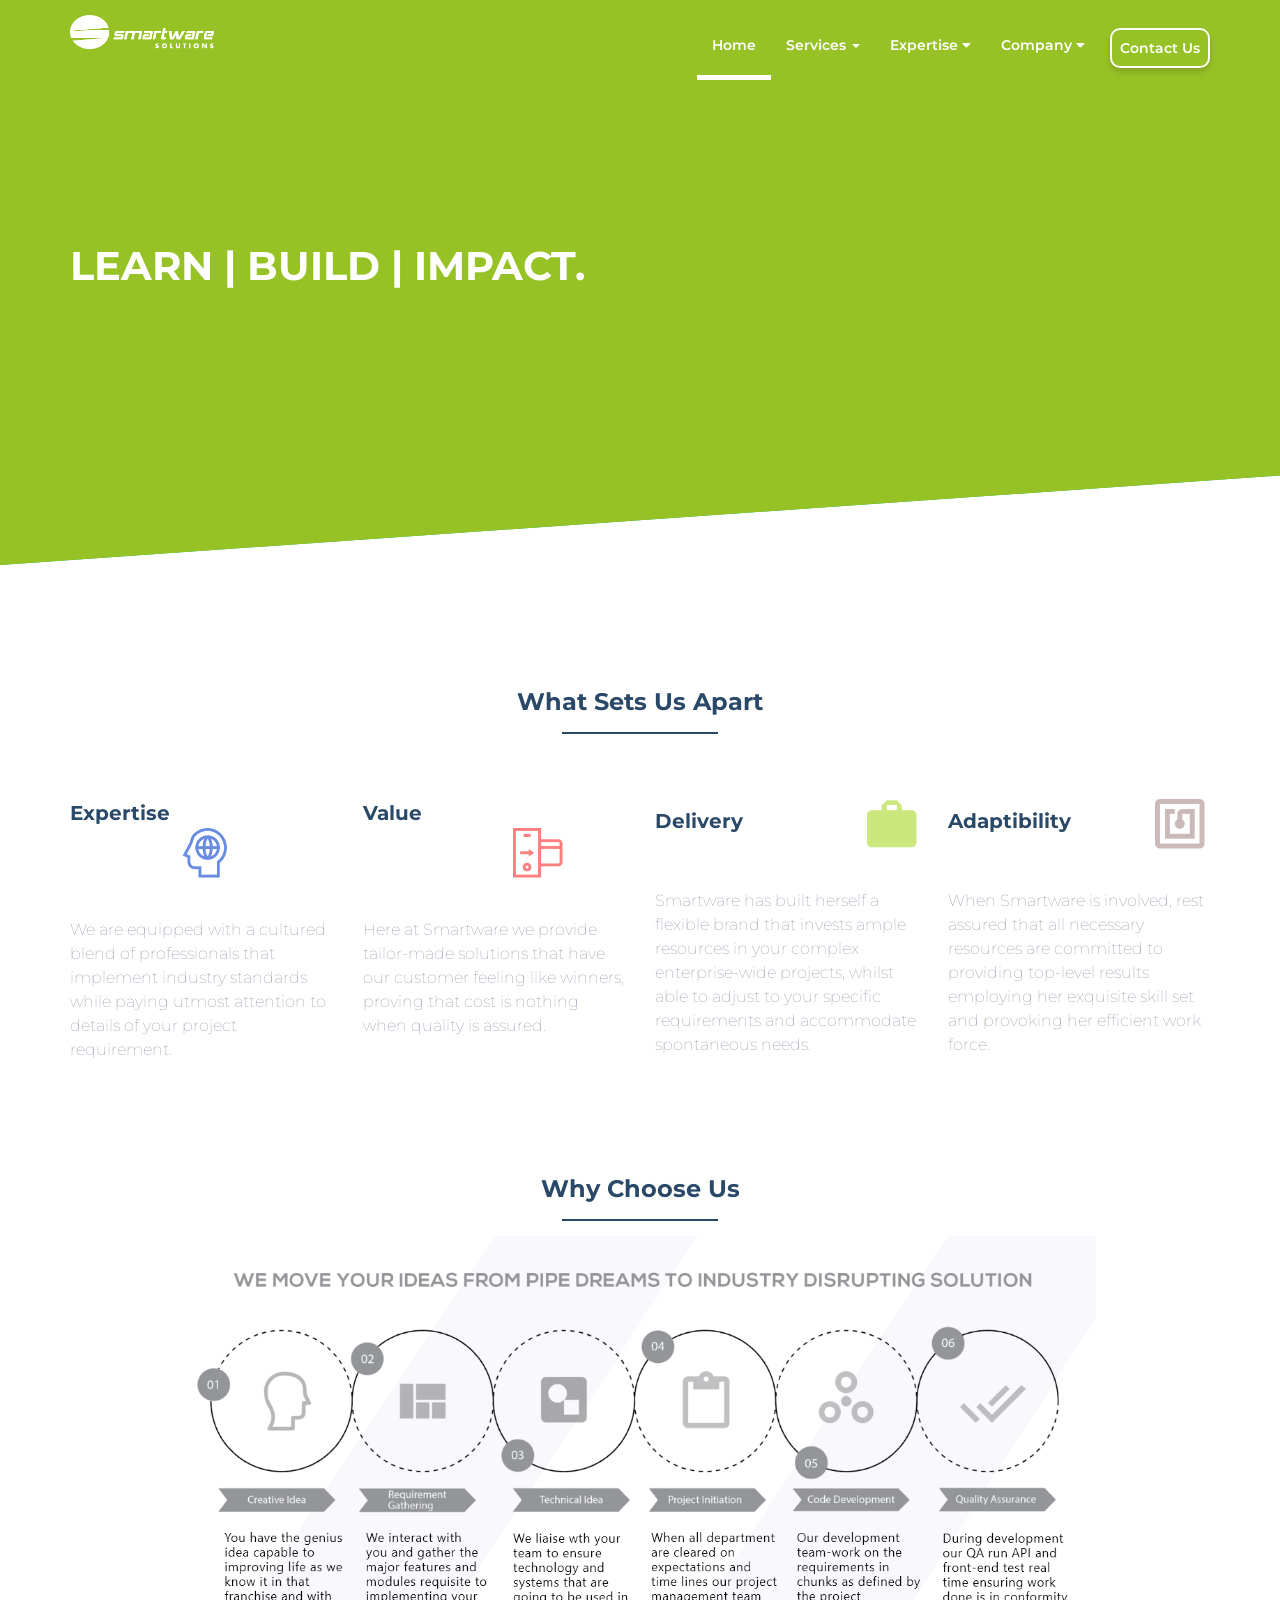
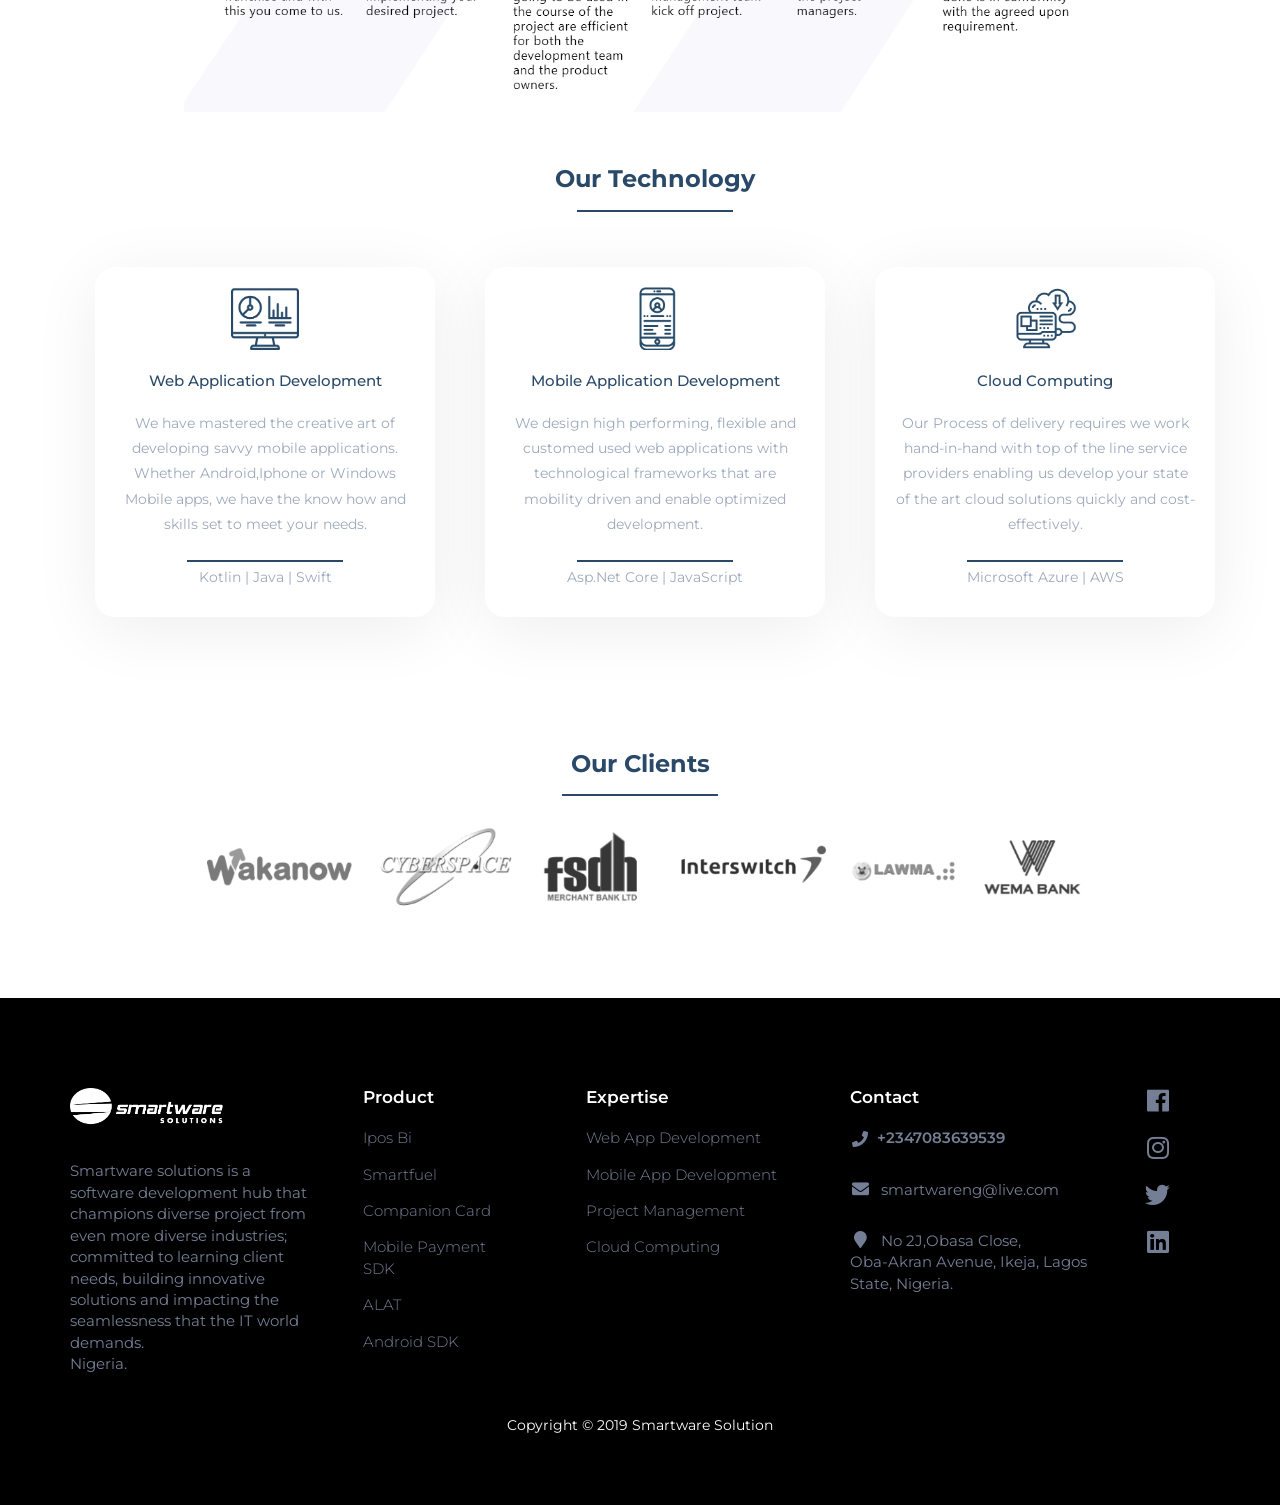
<file: HtmlSite/index.html>
<!doctype html>
<html>

<head>
    <meta charset="UTF-8">
    <meta name="viewport" content="width=device-width, initial-scale=1.0,maximum-scale=1.0, user-scalable=no">
    <title>Smartware</title>
    <link rel="stylesheet" type="text/css" href="css/bootstrap.min.css">
    <link rel="stylesheet" type="text/css" href="css/bootstrap-slider.min.css">
    <link rel="stylesheet" type="text/css" href="css/fontawesome-all.min.css">
    <link rel="stylesheet" type="text/css" href="css/style-green.css">
    <link rel="stylesheet" type="text/css" href="css/slick.css">
    <link rel="stylesheet" href="https://cdnjs.cloudflare.com/ajax/libs/animate.css/3.7.0/animate.css" />

<style>
.dropdown-submenu {
    position: relative;
}

li.dropdown > ul .dropdown-menu::before{
border-left:none;
border:none;
}
.dropdown-submenu .dropdown-menu {
    top: 0;
    left: 100%;
    margin-top: -1px;
}

</style>

</head>

<body>
    <div id="header-holder" class="main-header">
        <div class="bg-animation">
            <div class="graphic-show">
                <img class="fix-size" src="images/graphic1.png" alt="">
                <img class="img img1" src="images/graphic1.png" alt="">
                <img class="img img2" src="images/graphic2.png" alt="">
                <img class="img img3" src="images/graphic3.png" alt="">
            </div>
        </div>
        <nav id="nav" class="navbar navbar-default navbar-full">
            <div class="container-fluid" >
                <div class="container container-nav">
                    <div class="row">
                        <div class="col-md-12">
                            <div class="navbar-header">
                                <button aria-expanded="false" type="button" class="navbar-toggle collapsed"
                                    data-toggle="collapse" data-target="#bs">
                                    <span class="icon-bar"></span>
                                    <span class="icon-bar"></span>
                                    <span class="icon-bar"></span>
                                </button>
                                <a class="logo-holder" href="index.html">
                                    <div class="logo" style="width:500px;height:18px"></div>
                                </a>
                            </div>
                            <div style="height: 1px;" role="main" aria-expanded="false" class="navbar-collapse collapse"
                                id="bs">
                                <ul class="nav navbar-nav navbar-right">
                                    <li><a style="border-bottom:5px solid #ffffff" href="index.html">Home</a></li>
                                    <li class="dropdown">
                                        <a class="test" tabindex="-1" href="services.html">Services  <span class="caret"></span></a>
                                        <ul class="dropdown-menu">
                                          <li><a tabindex="-1" href="#">Consultancy</a></li>
                                          
                                          <li class="dropdown-submenu">
                                            <a class="test" href="#">Products <span class="caret"></span></a>
                                            <ul class="dropdown-menu">
                                              <li><a href="#">IPos Bi</a></li>
                                              <li><a href="#">IPos Terminal</a></li>
                                            </ul>
                                        </li>
                                    </ul>
                                </li>

                                    <li class="dropdown">
                                        <a href="Expertise.html">Expertise <i class="fas fa-caret-down"></i></a>
                                        <ul class="dropdown-menu dropdown-unity">
                                            <li>
                                                <a class=" " href=""> Web App Development</a>
                                            </li>

                                            <li>
                                                <a class="" href="">Mobile App Development </a>
                                            </li>

                                            <li>
                                                <a class=" " href="">Project Management </a>
                                            </li>

                                            <li>
                                                <a class=" " href="">Cloud Computing </a>
                                            </li>
                                        </ul>
                                    </li>

                                   
                                    <li class="dropdown unity-menu">
                                        <a href="">Company <i class="fas fa-caret-down"></i></a>
                                        <ul class="dropdown-menu dropdown-unity">
                                            <li>
                                                <a class=" " href="Aboutus.html"> About Us</a>
                                            </li>

                                            <li>
                                                <a class="" href="career.html"> Career</a>
                                            </li>


                                        </ul>

                                    </li>
                                    <li class="support-button-holder support-dropdown">
                                            <a class="support-button" href="contact.html" ">Contact Us</a>
                                        </li>
                                </ul>
                            </div>
                        </div>
                    </div>
                </div>
            </div>
        </nav>


        <div id="top-content" class="container-fluid">
            <div class="container">
                <div class="row">
                    <div class="col-md-6">
                        <div id="main-slider">
                            <div class="slide">
                                <!-- <div class="noti-holder">
                                    <a href="#">
                                        <div class="noti">
                                            <span class="badge">New</span><span class="text">Added new packages in cloud hosting.</span>
                                        </div>
                                    </a>
                                </div> -->
                                <div class="spacer"></div>
                                <span class=" animated wobble big-title">LEARN | BUILD | IMPACT.</span>

                                <div class="graphic-show">
                                    <span class="fade" style="color:white">Whether Android, iphone or hybrid our mobile
                                        applicaton are end-user focused and give enhanced human-computer interactions
                                        and
                                        experience. </span>
                                    <span class="fade2" style="color:white">We deliver rich, Novel and user friendly web
                                        applications
                                        with our innovative and expert design and develpment. </span>
                                    <span class="fade3" style="color:white">We offer consultancy management services and
                                        see
                                        off your projects
                                        from initiation through to closure. </span>
                                </div>
                            </div>
                        </div>
                    </div>
                    <div class="col-md-4">
                        <img class="header-graphic" src="images/graphic1.png" alt="" />
                    </div>
                </div>
            </div>
        </div>
    </div>

    <br>
    <div id="info" class="container-fluid">
        <div class="container">
            <div class="row">

                <div class="col-md-12">
                    <div style="padding-bottom:50px;">
                            <div class="section-title">What Sets Us Apart</div>
                    <div class="tech-subtitle"></div>
                    </div>
                
                    
                </div>
                <!-- <div class="info-why">
                    <h3 style="color:#2F3C52">WHY US?</h3>
                </div> -->
                <div class="info-host">
                    <div class="col-md-3">

                        <div class="expert-text">
                            <a href="" style="font-size: 20px; font-weight: bold; color: #2A4968;text-decoration:none">Expertise</a>
                            <img src="images/expertise.png" style="width:50px; margin-left:110px" alt="">
                        </div>

                        <div class="info-text">
                            <p>We are equipped with a cultured blend of professionals that implement industry standards
                                while paying utmost attention to details of your project requirement.</p>
                        </div>

                    </div>

                    <div class="col-md-3">

                        <div class="expert-text">
                            <a href="" style="font-size: 20px; font-weight: bold; color: #2A4968;text-decoration:none">Value</a>
                            <img src="images/mobile-payment.png" style="width:50px; margin-left:150px" alt="">
                        </div>

                        <div class="info-text">
                            <p>Here at Smartware we provide tailor-made solutions that have our customer feeling like
                                winners, proving that cost is nothing when quality is assured.</p>
                        </div>

                    </div>

                    <div class="col-md-3">

                        <div class="expert-text">
                            <a href="" style="font-size: 20px; font-weight: bold; color: #2A4968;text-decoration:none">Delivery</a>
                            <img src="images/briefcase.png" style="width:50px; margin-left:120px" alt="">
                        </div>

                        <div class="info-text">
                            <p>Smartware has built herself a flexible brand that invests ample resources in your complex
                                enterprise-wide projects, whilst able to adjust to your specific requirements and
                                accommodate spontaneous needs.</p>
                        </div>
                    </div>
                    <div class="col-md-3">

                        <div class="expert-text">
                            <a href="" style="font-size: 20px; font-weight: bold; color:#2A4968; text-decoration:none">Adaptibility</a>
                            <img src="images/communication.png" style="width:50px; margin-left:80px" alt="">
                        </div>

                        <div class="info-text">
                            <p>When Smartware is involved, rest assured that all necessary resources are committed to
                                providing top-level results employing her exquisite skill set and provoking her
                                efficient
                                work force.</p>
                        </div>
                    </div>
                </div>
            </div>
        </div>
    </div>

    <div id="" class="container-fluid">
        <div class="container">
            <div class="row">
                <div class="col-md-12">
                    <div class="section-title">Why Choose Us</div>
                    <div class="tech-subtitle"></div>
                </div>
            </div>
            <div style="width:80%; margin:auto">
                <img style="width:100%; " src="images/FlowWeb.png" alt="">
            </div>


        </div>
    </div>

    <div id="articles" class="container-fluid">
            <div class="container">

                <div class="container">
                    <div class="row">
                        <div class="col-md-12">
                            <div class="section-title">Our Technology</div>
                            <div class="tech-subtitle"></div>
                        </div>
                    </div>

                    <div class="row">
                        <div class="animated slideInLeft col-sm-6 col-md-4">
                            <div class="article-summary">
                                <div class="tech-img"><img src="images/linear-iconweb01-04.png" alt="" /></div>
                                <div class="tech-details">
                                    <div class="tech-title"><a href="">Web Application Development</a></div>
                                    <br>
                                    <div class="tech-text">
                                       We have mastered the creative art of developing savvy mobile applications.
                                       Whether Android,Iphone or Windows Mobile apps, we have the know how and skills
                                       set to meet your needs.
                                    </div>
                                    <div class="tech-subtitle"></div>
                                 
                                    <div>
                                      <p style="color:#9DA9BC;margin-top:10px;">Kotlin | Java | Swift</p> 
                                    </div>
                                </div>
                            </div>
                        </div>
                        <div class="col-sm-6 col-md-4">
                                <div class="article-summary">
                                        <div class="tech-img"><img src="images/linear-iconmobile01-04.png" alt="" /></div>
                                        <div class="tech-details">
                                            <div class="tech-title"><a href="">Mobile Application Development</a></div>
                                            <br>
                                            <div class="tech-text">
                                             We design high performing, flexible and customed used web applications with
                                             technological frameworks that are mobility driven and enable optimized development.
                                            </div>
                                            <div class="tech-subtitle"></div>
                                         
                                            <div>
                                              <p style="color:#9DA9BC;margin-top:10px;">Asp.Net Core | JavaScript</p> 
                                            </div>
                                        </div>
                                    </div>
                        </div>
                        <div class="animated slideInRight col-sm-6 col-md-4">
                                <div class="article-summary">
                                        <div class="tech-img"><img src="images/CloudComp-04.png" alt="" /></div>
                                        <div class="tech-details">
                                            <div class="tech-title"><a href="">Cloud Computing</a></div>
                                            <br>
                                            <div class="tech-text">
                                               Our Process of delivery requires we work hand-in-hand with top of the line service providers
                                               enabling us develop your state of the art cloud solutions quickly and cost-effectively.
                                            </div>
                                            <div class="tech-subtitle"></div>
                                         
                                            <div>
                                              <p style="color:#9DA9BC;margin-top:10px;">Microsoft Azure | AWS</p> 
                                            </div>
                                        </div>
                                    </div>
                        </div>
                       
                       
                   
                        <!-- <div class="col-md-12">
                            <div class="pagination">
                                <span class="current page-number">1</span>
                                <a class="page-number" href="#">2</a>
                                <a class="next page-number" href="#"><i class="fas fa-chevron-right"></i></a>
                            </div>
                        </div> -->
                    </div>
                </div>
            </div>
        </div>




    <div id="testimonials" class="container-fluid">
        <div class="bg-color"></div>
        <div class="container">
            <div class="row">
                <div class="col-xs-12">
                        <div class="section-title">Our Clients</div>
                        <div class="tech-subtitle"></div>
                </div>
            </div>
            <div class="row">
                <div class="col-xs-12">
                    <img style="width:80%;" src="images/clientelle.png" alt="">
                    <div id="testimonials-slider">
                        <!-- <img style="width:80%;" src="images/clientelle.png" alt=""> -->
                    </div>
                </div>
            </div>
        </div>
    </div>



    <div id="footer" class="container-fluid">
        <div class="container">
            <div class="row">
                <div class="col-xs-6 col-sm-4 col-md-3">
                    <div class="address-holder">
                        <img style="width:60%" src="images/smartlogo.png" alt="">


                        <!-- <div class="phone"><i class="fas fa-phone"></i>+2347083639539</div>
                            <div class="email"><i class="fas fa-envelope"></i> smartwareng@live.com</div> -->
                        <div class="address">

                            <p>Smartware solutions is a software development hub that champions diverse project from
                                even more diverse industries; committed to learning client needs, building innovative
                                solutions and impacting the seamlessness that the IT world demands.<br>
                                Nigeria.</p>
                        </div>
                    </div>
                </div>
                <div class="col-xs-6 col-sm-2 col-md-2">
                    <div class="footer-menu-holder">
                        <h4>Product</h4>
                        <ul class="footer-menu">
                            <li><a href="">Ipos Bi</a></li>
                            <li><a href="">Smartfuel</a></li>
                            <li><a href="">Companion Card</a></li>
                            <li><a href="">Mobile Payment SDK</a></li>
                            <li><a href="">ALAT</a></li>
                            <li><a href="">Android SDK</a></li>
                        </ul>
                    </div>
                </div>
                <div class="col-xs-6 col-sm-2 col-md-3">
                    <div class="footer-menu-holder">
                        <h4>Expertise</h4>
                        <ul class="footer-menu">
                            <li><a href="">Web App Development</a></li>
                            <li><a href="">Mobile App Development</a></li>
                            <li><a href="">Project Management</a></li>
                            <li><a href="">Cloud Computing</a></li>
                        </ul>
                    </div>
                </div>
                <div class="col-xs-6 col-sm-3 col-md-3">
                    <div class="address-holder">
                        <h4>Contact</h4>
                        <div class="phone"><i class="fas fa-phone"></i>+2347083639539</div>
                        <div class="email"><i class="fas fa-envelope"></i> smartwareng@live.com</div>
                        <div class="email">
                            <span> <i class="fas fa-map-marker"></i>
                                No 2J,Obasa Close,<br>
                                Oba-Akran Avenue, Ikeja, Lagos State,
                                Nigeria.</span>
                        </div>
                    </div>
                </div>
                <div class="col-xs-12 col-sm-1 col-md-1">
                    <div class="social-menu-holder">
                        <ul class="social-menu">
                            <li><a href=""><i class="fab fa-facebook"></i></a></li>
                            <li><a href=""><i class="fab fa-instagram"></i></a></li>
                            <li><a href=""><i class="fab fa-twitter"></i></a></li>
                            <li><a href=""><i class="fab fa-linkedin"></i></a></li>
                        </ul>
                    </div>
                </div>
            </div>
        </div>
        <div style="text-align:center; color: white;background-color:black">
                <span>Copyright © 2019 Smartware Solution</span>
            </div>
    </div>


    <script>
        $(document).ready(function(){
          $('.dropdown-submenu a.test').on("click", function(e){
            $(this).next('ul').toggle();
            e.stopPropagation();
            e.preventDefault();
          });
        });
        
</script>


</body>

</html>
</file>
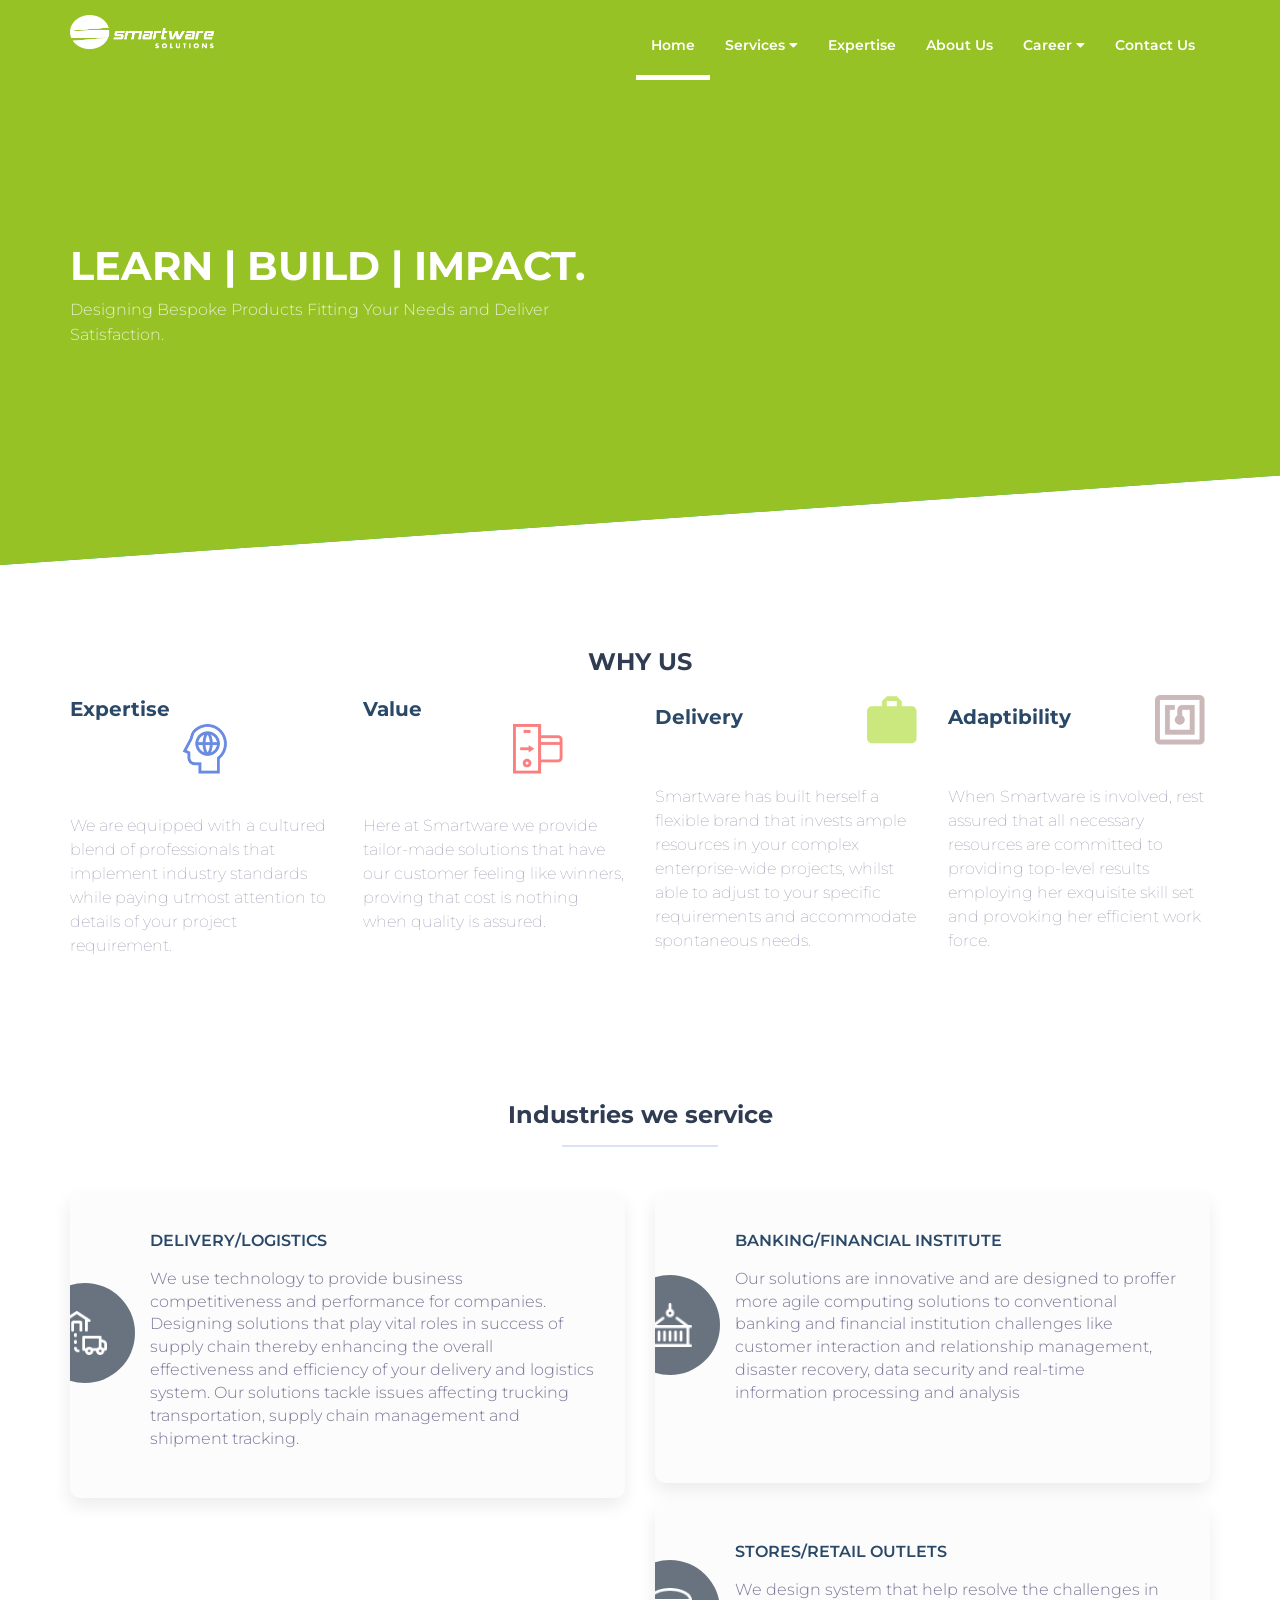
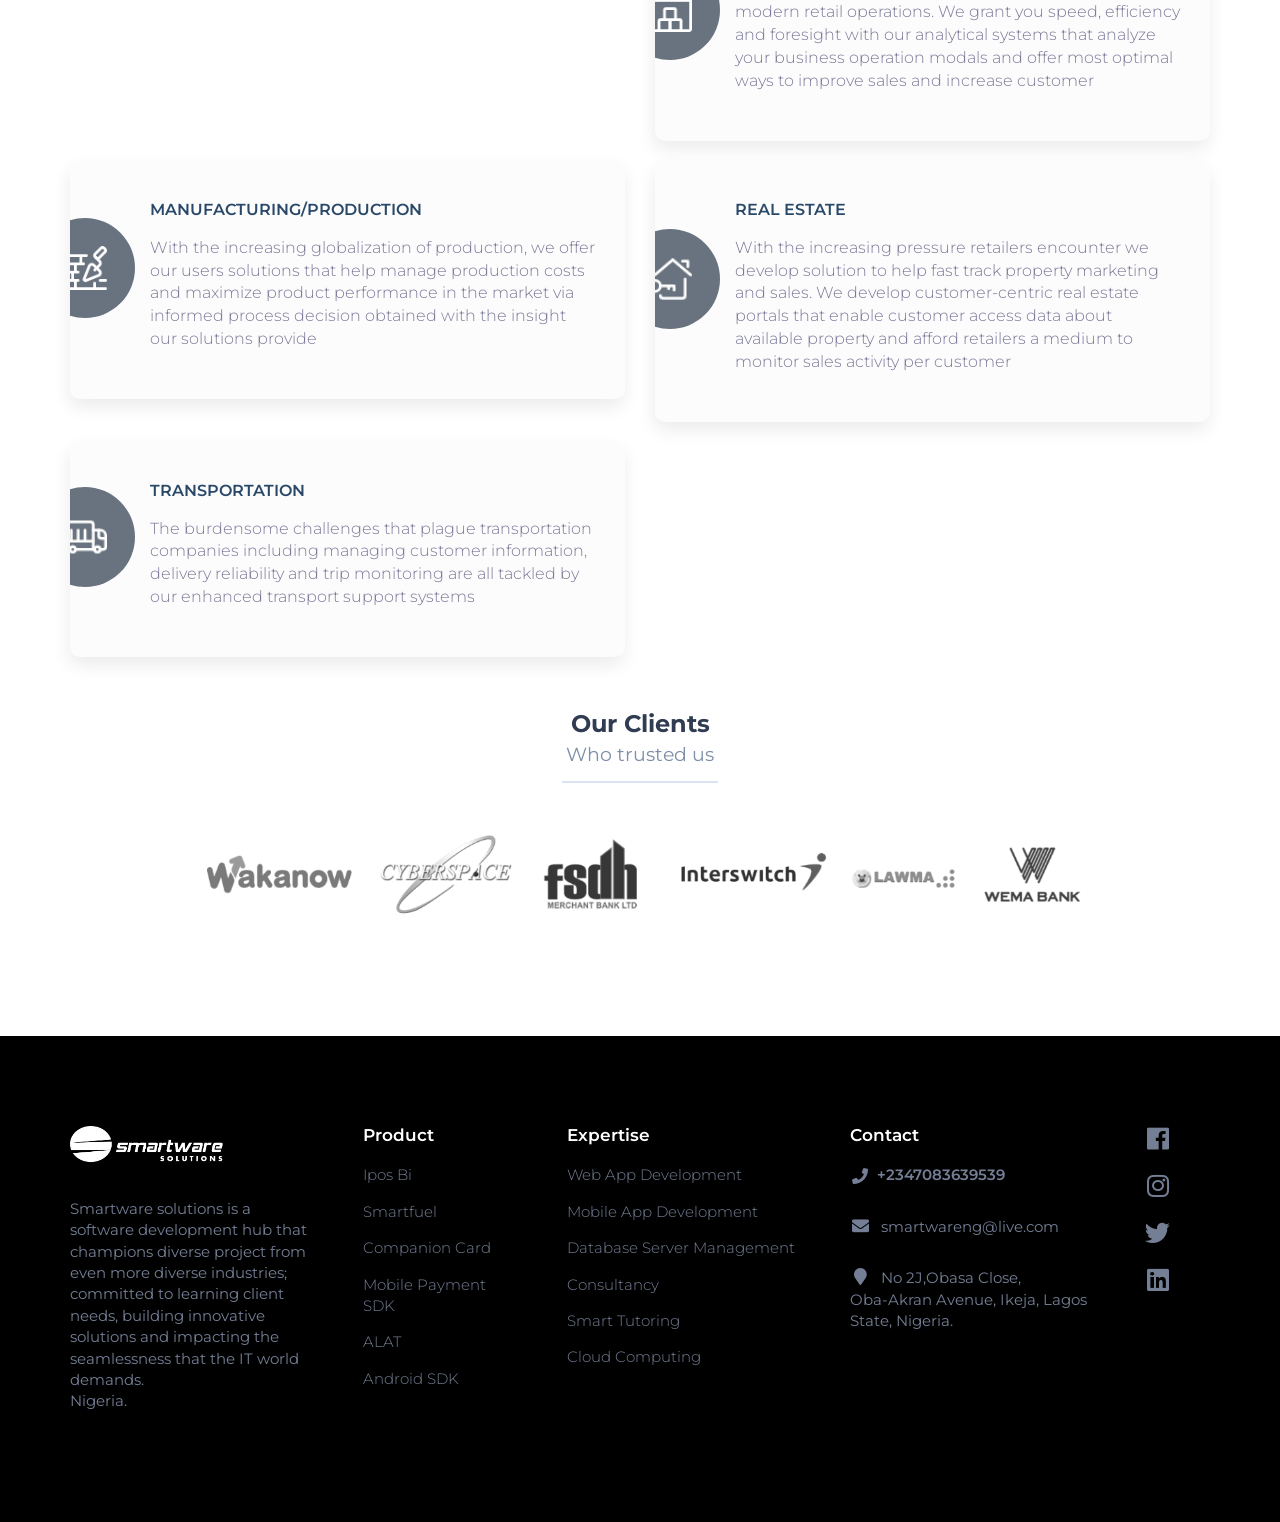
<file: HtmlSite/css/index.html>
<!doctype html>
<html>

<head>
    <meta charset="UTF-8">
    <meta name="viewport" content="width=device-width, initial-scale=1.0,maximum-scale=1.0, user-scalable=no">
    <title>Smartware</title>
    <link rel="stylesheet" type="text/css" href="css/bootstrap.min.css">
    <link rel="stylesheet" type="text/css" href="css/bootstrap-slider.min.css">
    <link rel="stylesheet" type="text/css" href="css/fontawesome-all.min.css">
    <link rel="stylesheet" type="text/css" href="css/style-green.css">
    <link rel="stylesheet" type="text/css" href="css/slick.css">
    <link rel="stylesheet" href="https://cdnjs.cloudflare.com/ajax/libs/animate.css/3.7.0/animate.css" />
</head>

<body>
    <div id="header-holder" class="main-header">
        <div class="bg-animation">
            <div class="graphic-show">
                <img class="fix-size" src="images/graphic1.png" alt="">
                <img class="img img1" src="images/graphic1.png" alt="">
                <img class="img img2" src="images/graphic2.png" alt="">
                <img class="img img3" src="images/graphic3.png" alt="">
            </div>
        </div>
        <nav id="nav" class="navbar navbar-default navbar-full">
            <div class="container-fluid">
                <div class="container container-nav">
                    <div class="row">
                        <div class="col-md-12">
                            <div class="navbar-header">
                                <button aria-expanded="false" type="button" class="navbar-toggle collapsed"
                                    data-toggle="collapse" data-target="#bs">
                                    <span class="icon-bar"></span>
                                    <span class="icon-bar"></span>
                                    <span class="icon-bar"></span>
                                </button>
                                <a class="logo-holder" href="index.html">
                                    <div class="logo" style="width:500px;height:18px"></div>
                                </a>
                            </div>
                            <div style="height: 1px;" role="main" aria-expanded="false" class="navbar-collapse collapse"
                                id="bs">
                                <ul class="nav navbar-nav navbar-right">
                                    <li><a style="border-bottom:5px solid #ffffff" href="index.html">Home</a></li>
                                    <li class="dropdown unity-menu">
                                            <a href="services.html">Services <i class="fas fa-caret-down"></i></a>
                                            <ul class="dropdown-menu dropdown-unity">
                                                <!-- <li>
                                                    <a class=" " href="WebApp.html">
                                                        <div class="unity-box">
    
                                                            <div class="unity-title">
                                                                Web App Development
                                                            </div>
    
                                                        </div>
                                                    </a>
                                                </li> -->
    
                                                <!-- <li>
                                                    <a class=" " href="MobileApp.html">
                                                        <div class="unity-box">
    
                                                            <div class="unity-title">
                                                                Mobile App Development
                                                            </div>
    
                                                        </div>
                                                    </a>
                                                </li> -->
    
                                                <li>
                                                    <a class=" " href="Consultancy.html">
                                                        <div class="unity-box">
    
                                                            <div class="unity-title">
                                                                Consultancy
                                                            </div>
    
                                                        </div>
                                                    </a>
                                                </li>
    
                                                <!-- <li>
                                                    <a class=" " href="Outsourcing.html">
                                                        <div class="unity-box">
    
                                                            <div class="unity-title">
                                                                Recruitment Outsourcing
                                                            </div>
    
                                                        </div>
                                                    </a>
                                                </li> -->
    
                                                <!-- <li>
                                                    <a class=" " href="SmartTut.html">
                                                        <div class="unity-box">
    
                                                            <div class="unity-title">
                                                                Smart Tutoring
                                                            </div>
    
                                                        </div>
                                                    </a>
                                                </li> -->
    
                                                <!-- <li>
                                                    <a class=" " href="CloudComp.html">
                                                        <div class="unity-box">
    
                                                            <div class="unity-title">
                                                                Cloud Computing
                                                            </div>
    
                                                        </div>
                                                    </a>
                                                </li> -->
                                            </ul>
                                        </li>

                                    <li class="dropdown">
                                        <a href="">Expertise</a>
                                    </li>

                                    <li class="dropdown">
                                        <a href="aboutus.html">About Us </a>
                                    </li>

                                    <li class="dropdown unity-menu">
                                        <a href="career.html">Career <i class="fas fa-caret-down"></i></a>
                                        <ul class="dropdown-menu dropdown-unity">
                                            <li>
                                                <a class=" " href="SoftwareEng.html">
                                                    <div class="unity-box">

                                                        <div class="unity-title">
                                                           Backend Engineer
                                                        </div>

                                                    </div>

                                                </a>
                                            </li>

                                            <li>
                                                    <a class="" href="SystemAnalyst.html">
                                                        <div class="unity-box">
    
                                                            <div class="unity-title">
                                                                    Frontend Engineer
                                                            </div>
    
                                                        </div>
    
                                                    </a>
                                                </li>

                                            <li>
                                                <a class=" " href="BuisnessAnalyst.html">
                                                    <div class="unity-box">

                                                        <div class="unity-title">
                                                          UI/UX
                                                        </div>

                                                    </div>

                                                </a>
                                            </li>

                                            <!-- <li>
                                                <a class="" href="SoftwareTester.html">
                                                    <div class="unity-box">

                                                        <div class="unity-title">
                                                            Software Tester
                                                        </div>

                                                    </div>

                                                </a>
                                            </li>

                                            <li>
                                                <a class="" href="WebDeveloper.html">
                                                    <div class="unity-box">

                                                        <div class="unity-title">
                                                            Web Developer
                                                        </div>

                                                    </div>

                                                </a>
                                            </li>
                                            <li>
                                                <a class="" href="NetworkEngineer.html">
                                                    <div class="unity-box">

                                                        <div class="unity-title">
                                                            Network Engineer
                                                        </div>

                                                    </div>

                                                </a>
                                            </li> -->

                                        </ul>


                                    </li>

                                    <li class="support-button-holder support-dropdown">
                                        <a href="contact.html">Contact Us</a>
                                    </li>
                                </ul>
                            </div>
                        </div>
                    </div>
                </div>
            </div>
        </nav>


        <div id="top-content" class="container-fluid">
            <div class="container">
                <div class="row">
                    <div class="col-md-6">
                        <div id="main-slider">
                            <div class="slide">
                                <!-- <div class="noti-holder">
                                    <a href="#">
                                        <div class="noti">
                                            <span class="badge">New</span><span class="text">Added new packages in cloud hosting.</span>
                                        </div>
                                    </a>
                                </div> -->
                                <div class="spacer"></div>
                                <span class=" animated wobble big-title">LEARN | BUILD | IMPACT.</span>
                                <p class="animated slideInDown">Designing Bespoke Products Fitting Your Needs and
                                    Deliver Satisfaction. </p>

                            </div>
                        </div>
                    </div>
                    <div class="col-md-4">
                        <img class="header-graphic" src="images/graphic1.png" alt="" />
                    </div>
                </div>
            </div>
        </div>
    </div>

    <br>
    <div id="info" class="container-fluid">
        <div class="container">
            <div class="row">

                <div class="col-md-12">
                    <div class="top-title">WHY US</div>
                    <!-- <div class="row-subtitle"></div> -->
                </div>
                <!-- <div class="info-why">
                    <h3 style="color:#2F3C52">WHY US?</h3>
                </div> -->
                <div class="info-host">
                    <div class="col-md-3">

                        <div class="expert-text">
                            <a href="" style="font-size: 20px; font-weight: bold; color: #2A4968;">Expertise</a>
                            <img src="images/expertise.png" style="width:50px; margin-left:110px" alt="">
                        </div>

                        <div class="info-text">
                            <p>We are equipped with a cultured blend of professionals that implement industry standards
                                while paying utmost attention to details of your project requirement.</p>
                        </div>

                    </div>

                    <div class="col-md-3">

                        <div class="expert-text">
                            <a href="" style="font-size: 20px; font-weight: bold; color: #2A4968;">Value</a>
                            <img src="images/mobile-payment.png" style="width:50px; margin-left:150px" alt="">
                        </div>

                        <div class="info-text">
                            <p>Here at Smartware we provide tailor-made solutions that have our customer feeling like
                                winners, proving that cost is nothing when quality is assured.</p>
                        </div>

                    </div>

                    <div class="col-md-3">

                        <div class="expert-text">
                            <a href="" style="font-size: 20px; font-weight: bold; color: #2A4968;">Delivery</a>
                            <img src="images/briefcase.png" style="width:50px; margin-left:120px" alt="">
                        </div>

                        <div class="info-text">
                            <p>Smartware has built herself a flexible brand that invests ample resources in your complex
                                enterprise-wide projects, whilst able to adjust to your specific requirements and
                                accommodate spontaneous needs.</p>
                        </div>
                    </div>
                    <div class="col-md-3">

                        <div class="expert-text">
                            <a href="" style="font-size: 20px; font-weight: bold; color: #2A4968;">Adaptibility</a>
                            <img src="images/communication.png" style="width:50px; margin-left:80px" alt="">
                        </div>

                        <div class="info-text">
                            <p>When Smartware is involved, rest assured that all necessary resources are committed to
                                providing top-level results employing her exquisite skill set and provoking her
                                efficient
                                work force.</p>
                        </div>
                    </div>
                </div>
            </div>
        </div>
    </div>

    <div id="services" class="container-fluid">
        <div class="container">
            <div class="row">
                <div class="col-md-12">
                    <div class="row-title">Industries we service</div>
                    <div class="row-subtitle"></div>
                </div>
            </div>
            <div class="row">
                <div class="col-sm-12 col-md-6">
                    <div class="service-box">
                        <div class="service-icon">
                            <img src="images/Logistics.svg" alt="">
                        </div>
                        <div class="service-title">Delivery/Logistics</div>
                        <div class="row-line"></div>
                        <div class="service-delivery">
                            <p>We use technology to provide business competitiveness and performance for companies.
                                Designing solutions that play vital roles in success of supply chain thereby enhancing
                                the overall effectiveness and efficiency of your delivery and logistics system. Our
                                solutions tackle issues affecting trucking transportation, supply chain management and
                                shipment tracking.</p>

                            <!-- <a href="services.html" class="ybtn ybtn-header-color">Read More</a> -->
                        </div>
                    </div>
                    <!-- <div class="btn-holder">
                        <a href="signup.html" class="ybtn ybtn-header-color">Register</a>
                        <a href="contact.html"class="ybtn ybtn-white ybtn-shadow" style="margin:0;">Contact Us</a>
                    </div> -->
                </div>
                <div class="col-sm-12 col-md-6">
                    <div class="service-box">
                        <div class="service-icon">
                            <img src="images/Banking.svg" alt="">
                        </div>
                        <div class="service-title">Banking/Financial Institute</div>
                        <div class="row-line"></div>
                        <div class="service-banking">
                            <p>Our solutions are innovative and are designed to proffer more agile computing solutions
                                to conventional banking and financial institution challenges like customer interaction
                                and relationship management, disaster recovery, data security and real-time information
                                processing and analysis </p>
                            <!-- <a href="services.html" class="ybtn ybtn-header-color">Read More</a> -->
                        </div>
                    </div>
                </div>
                <div class="col-sm-12 col-md-6">
                    <div class="service-box">
                        <div class="service-icon">
                            <img src="images/Retail.svg" alt="">
                        </div>
                        <div class="service-title">Stores/Retail Outlets</div>
                        <div class="service-store">
                            <p>We design system that help resolve the challenges in modern retail operations. We grant
                                you speed, efficiency and foresight with our analytical systems that analyze your
                                business operation modals and offer most optimal ways to improve sales and increase
                                customer</p>
                            <!-- <a href="services.html" class="ybtn ybtn-header-color">Read More</a> -->
                        </div>
                    </div>
                </div>
                <div class="col-sm-12 col-md-6">
                    <div class="service-box">
                        <div class="service-icon">
                            <img src="images/Production.svg" alt="">
                        </div>
                        <div class="service-title">Manufacturing/Production</div>
                        <div class="service-product">
                            <p>With the increasing globalization of production, we offer our users solutions that help
                                manage production costs and maximize product performance in the market via informed
                                process decision obtained with the insight our solutions provide</p>
                            <!-- <a href="services.html" class="ybtn ybtn-header-color">Read More</a> -->
                        </div>
                    </div>
                </div>

                <div class="col-sm-12 col-md-6">
                    <div class="service-box">
                        <div class="service-icon">
                            <img src="images/RealEstate.svg" alt="">
                        </div>
                        <div class="service-title">Real Estate</div>
                        <div class="service-delivery">
                            <p>With the increasing pressure retailers encounter we develop solution to help fast track
                                property marketing and sales. We develop customer-centric real estate portals that
                                enable customer access data about available property and afford retailers a medium to
                                monitor sales activity per customer
                            </p>
                            <!-- <a href="services.html" class="ybtn ybtn-header-color">Read More</a> -->
                        </div>
                    </div>
                </div>

                <div class="col-sm-12 col-md-6">
                    <div class="service-box">
                        <div class="service-icon">
                            <img src="images/Delivery.svg" alt="">
                        </div>
                        <div class="service-title">Transportation</div>
                        <div class="service-product">
                            <p>The burdensome challenges that plague transportation companies including managing
                                customer information, delivery reliability and trip monitoring are all tackled by our
                                enhanced transport support systems </p>
                            <!-- <a href="services.html" class="ybtn ybtn-header-color">Read More</a>
                        </div> -->
                        </div>
                    </div>
                </div>
            </div>
        </div>



        <div id="testimonials" class="container-fluid">
            <div class="bg-color"></div>
            <div class="container">
                <div class="row">
                    <div class="col-xs-12">
                        <div class="client-title">Our Clients</div>
                        <div class="row-subtitle">Who trusted us</div>
                    </div>
                </div>
                <div class="row">
                    <div class="col-xs-12">
                        <img style="width:80%;" src="images/clientelle.png" alt="">
                        <div id="testimonials-slider">
                            <!-- <img style="width:80%;" src="images/clientelle.png" alt=""> -->
                        </div>
                    </div>
                </div>
            </div>
        </div>
    </div>

    <div id="footer" class="container-fluid">
        <div class="container">
            <div class="row">
                <div class="col-xs-6 col-sm-4 col-md-3">
                    <div class="address-holder">
                        <img style="width:60%" src="images/smartlogo.png" alt="">


                        <!-- <div class="phone"><i class="fas fa-phone"></i>+2347083639539</div>
                            <div class="email"><i class="fas fa-envelope"></i> smartwareng@live.com</div> -->
                        <div class="address">

                            <p>Smartware solutions is a software development hub that champions diverse project from
                                even more diverse industries; committed to learning client needs, building innovative
                                solutions and impacting the seamlessness that the IT world demands.<br>
                                Nigeria.</p>
                        </div>
                    </div>
                </div>
                <div class="col-xs-6 col-sm-2 col-md-2">
                    <div class="footer-menu-holder">
                        <h4>Product</h4>
                        <ul class="footer-menu">
                            <li><a href="">Ipos Bi</a></li>
                            <li><a href="">Smartfuel</a></li>
                            <li><a href="">Companion Card</a></li>
                            <li><a href="">Mobile Payment SDK</a></li>
                            <li><a href="">ALAT</a></li>
                            <li><a href="">Android SDK</a></li>
                        </ul>
                    </div>
                </div>
                <div class="col-xs-6 col-sm-2 col-md-3">
                    <div class="footer-menu-holder">
                        <h4>Expertise</h4>
                        <ul class="footer-menu">
                            <li><a href="">Web App Development</a></li>
                            <li><a href="">Mobile App Development</a></li>
                            <li><a href="">Database Server Management</a></li>
                            <li><a href="">Consultancy</a></li>
                            <li><a href="">Smart Tutoring</a></li>
                            <li><a href="">Cloud Computing</a></li>
                        </ul>
                    </div>
                </div>
                <div class="col-xs-6 col-sm-3 col-md-3">
                    <div class="address-holder">
                        <h4>Contact</h4>
                        <div class="phone"><i class="fas fa-phone"></i>+2347083639539</div>
                        <div class="email"><i class="fas fa-envelope"></i> smartwareng@live.com</div>
                        <div class="email">
                            <span> <i class="fas fa-map-marker"></i>
                                No 2J,Obasa Close,<br>
                                Oba-Akran Avenue, Ikeja, Lagos State,
                                Nigeria.</span>
                        </div>
                    </div>
                </div>
                <div class="col-xs-12 col-sm-1 col-md-1">
                    <div class="social-menu-holder">
                        <ul class="social-menu">
                            <li><a href=""><i class="fab fa-facebook"></i></a></li>
                            <li><a href=""><i class="fab fa-instagram"></i></a></li>
                            <li><a href=""><i class="fab fa-twitter"></i></a></li>
                            <li><a href=""><i class="fab fa-linkedin"></i></a></li>
                        </ul>
                    </div>
                </div>
            </div>
        </div>
    </div>

</body>

</html>
</file>
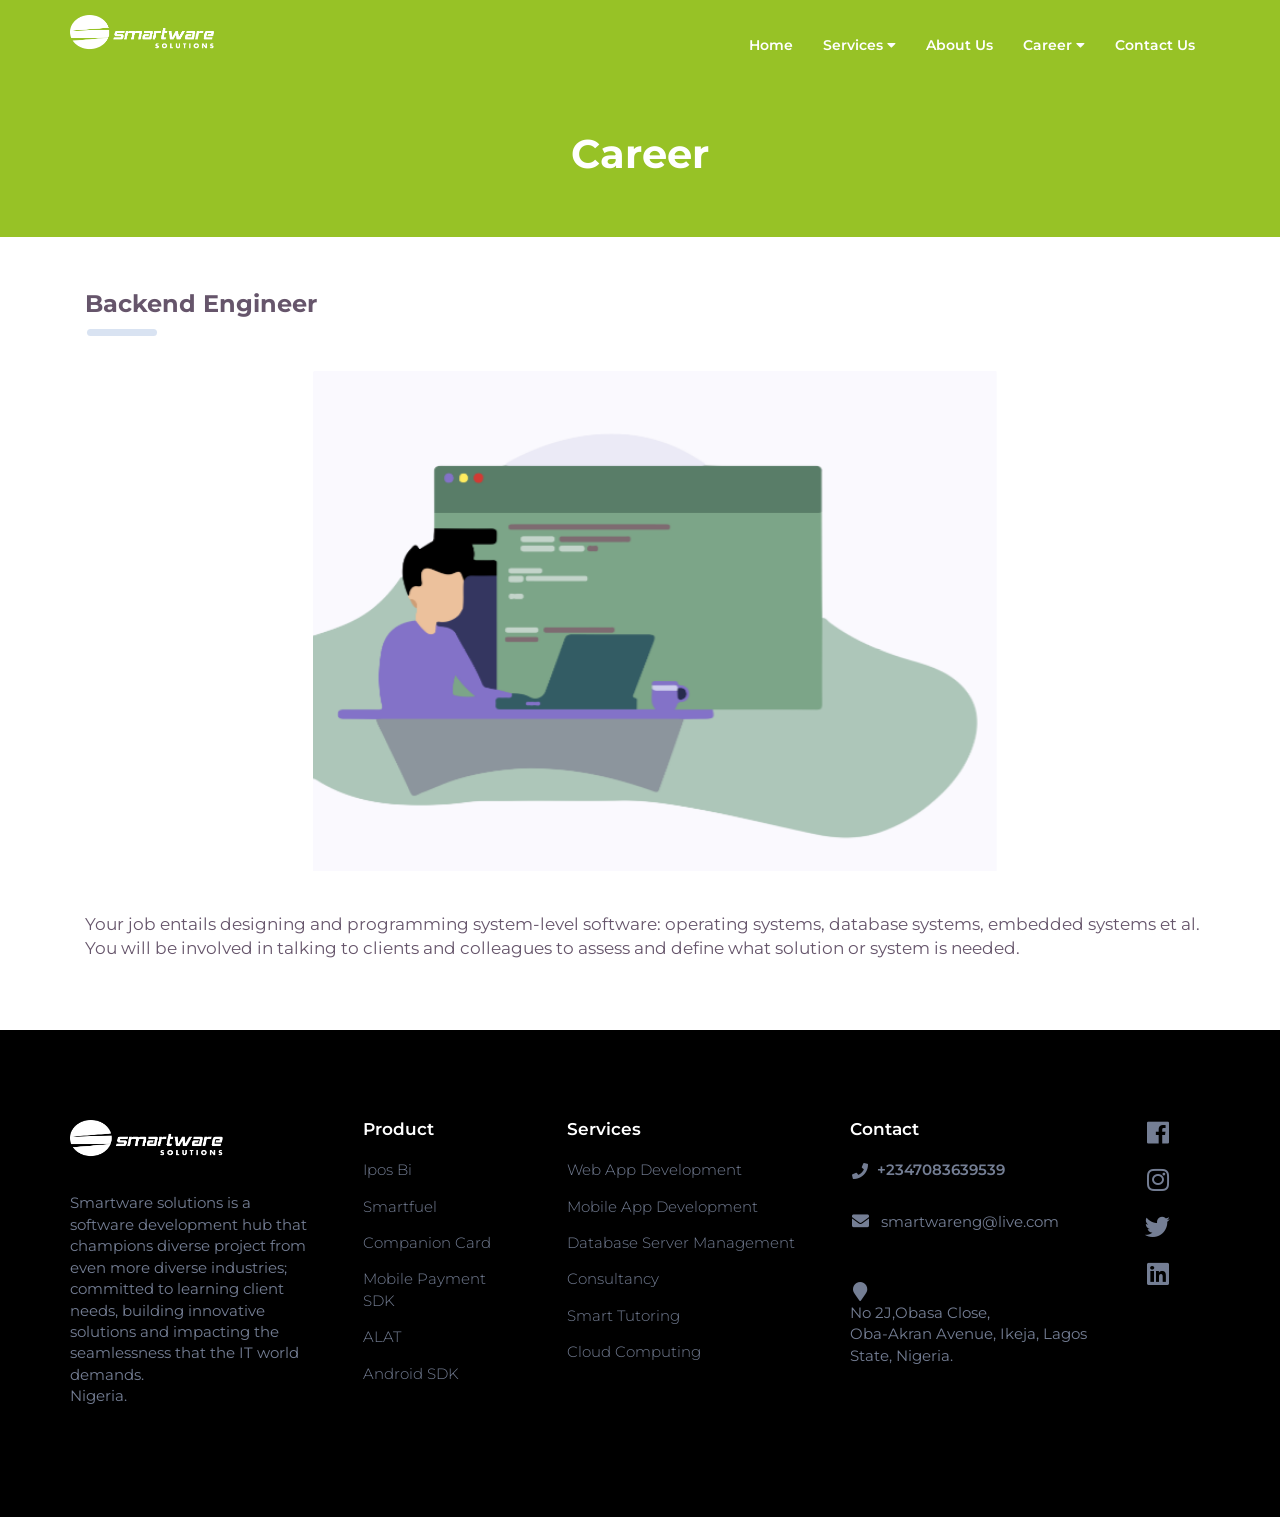
<file: HtmlSite/BackEng.html>
<!DOCTYPE html>
<html lang="en">

<head>
    <meta charset="UTF-8">
    <meta name="viewport" content="width=device-width, initial-scale=1.0">
    <meta http-equiv="X-UA-Compatible" content="ie=edge">
    <title>Smartware</title>
    <link rel="stylesheet" type="text/css" href="css/bootstrap.min.css">
    <link rel="stylesheet" type="text/css" href="css/bootstrap-slider.min.css">
    <link rel="stylesheet" type="text/css" href="css/fontawesome-all.min.css">
    <link rel="stylesheet" type="text/css" href="css/slick.css">
    <link rel="stylesheet" type="text/css" href="css/style-green.css">
    <link rel="stylesheet" type="text/css" href="css/form.css">
    <link rel="stylesheet" href="https://cdnjs.cloudflare.com/ajax/libs/animate.css/3.7.0/animate.css" />

</head>

<body>

    <div id="header-holder" class="inner-header contact-header">
        <nav id="nav" class="navbar navbar-default navbar-full">
            <div class="container-fluid">
                <div class="container container-nav">
                    <div class="row">
                        <div class="col-md-12">
                            <div class="navbar-header">
                                <button aria-expanded="false" type="button" class="navbar-toggle collapsed"
                                    data-toggle="collapse" data-target="#bs">
                                    <span class="icon-bar"></span>
                                    <span class="icon-bar"></span>
                                    <span class="icon-bar"></span>
                                </button>
                                <a class="logo-holder" href="index.html">
                                    <div class="logo" style="width:500px;height:18px"></div>
                                </a>
                            </div>
                            <div style="height: 1px;" role="main" aria-expanded="false" class="navbar-collapse collapse"
                                id="bs">
                                <ul class="nav navbar-nav navbar-right">
                                    <li><a href="index.html">Home</a></li>
                                    <li class="dropdown unity-menu">
                                        <a href="services.html">Services <i class="fas fa-caret-down"></i></a>
                                        <ul class="dropdown-menu dropdown-unity">
                                            <li>
                                                <a class=" " href="services.html">
                                                    <div class="unity-box">

                                                        <div class="unity-title">
                                                            Web App Development
                                                        </div>

                                                    </div>
                                                </a>
                                            </li>

                                            <li>
                                                <a class=" " href="services.html">
                                                    <div class="unity-box">

                                                        <div class="unity-title">
                                                            Mobile App Development
                                                        </div>

                                                    </div>
                                                </a>
                                            </li>

                                            <li>
                                                <a class=" " href="services.html">
                                                    <div class="unity-box">

                                                        <div class="unity-title">
                                                            Consultancy
                                                        </div>

                                                    </div>
                                                </a>
                                            </li>

                                            <li>
                                                <a class=" " href="services.html">
                                                    <div class="unity-box">

                                                        <div class="unity-title">
                                                            Data Server Management
                                                        </div>

                                                    </div>
                                                </a>
                                            </li>

                                            <li>
                                                <a class=" " href="services.html">
                                                    <div class="unity-box">

                                                        <div class="unity-title">
                                                            Smart Tutoring
                                                        </div>

                                                    </div>
                                                </a>
                                            </li>

                                            <li>
                                                <a class=" " href="services.html">
                                                    <div class="unity-box">

                                                        <div class="unity-title">
                                                            Cloud Computing
                                                        </div>

                                                    </div>
                                                </a>
                                            </li>
                                        </ul>
                                    </li>
                                    <li class="dropdown">
                                        <a href="aboutus.html">About Us </a>
                                    </li>
                                    <li class="dropdown unity-menu">
                                            <a href="career.html">Career <i class="fas fa-caret-down"></i></a>
                                            <ul class="dropdown-menu dropdown-unity">
                                         
    
                                                <li>
                                                    <a class=" " href="SystemAnalyst.html">
                                                        <div class="unity-box">
    
                                                            <div class="unity-title">
                                                                System Analyst
                                                            </div>
    
                                                        </div>
                                                        
                                                    </a>
                                                </li>
    
                                                <li>
                                                    <a class=" " href="BuisnessAnalyst.html">
                                                        <div class="unity-box">
    
                                                            <div class="unity-title">
                                                               Buisness Analyst
                                                            </div>
    
                                                        </div>
                                                        
                                                    </a>
                                                </li>
    
                                                <li>
                                                    <a class="" href="SoftwareTester.html">
                                                        <div class="unity-box">
    
                                                            <div class="unity-title">
                                                               Software Tester
                                                            </div>
    
                                                        </div>
                                                        
                                                    </a>
                                                </li>
    
                                                <li>
                                                    <a class="" href="WebDeveloper.html">
                                                        <div class="unity-box">
    
                                                            <div class="unity-title">
                                                                Web Developer
                                                            </div>
    
                                                        </div>
                                                        
                                                    </a>
                                                </li>
                                                <li>
                                                    <a class="" href="NetworkEngineer.html">
                                                        <div class="unity-box">
    
                                                            <div class="unity-title">
                                                               Network Engineer
                                                            </div>
    
                                                        </div>
                                                        
                                                    </a>
                                                </li>
    
                                            </ul>
    
                                        </li>
                                    <li class="support-button-holder support-dropdown">
                                        <a href="contact.html">Contact Us</a>
                                    </li>
                                </ul>
                            </div>
                        </div>
                    </div>
                </div>
            </div>
        </nav>

        <div id="page-head" class="container-fluid inner-page">
            <div class="container">
                <div class="row">
                    <div class="col-md-12 text-center">
                        <div class="animated slideInDown page-title">Career</div>
                    </div>
                </div>

                <div class="row">
                    <!-- <div class="col-md-12 text-center">
                        <div class="text">Join the team</div>
                    </div> -->
                </div>
            </div>
        </div>
    </div>

    <!-- <div id="" class="container-fluid">

        <div class="row">
            <div class="col-md-12">
                <div>
                    <div class="row-title" style="color:#66556b; margin-top: 50px;">Join Our Team</div>
                    <div class="row-subtitle"></div>
                </div>
            </div>
        </div>
    </div> -->

    <div id="testimonials" class="container">
        <div class="bg-color"></div>

        <div class="col-md-12">
            <div>
                <div class="row-title" style="color:#66556b; margin-top: 50px; text-align: left">Backend Engineer</div>
                <div class="row-line"></div>
            </div>
        </div>

        <div class="container">
            <div class="row">
                
                    <div class="col-md-12">
                        <img class="animated zoomin" style="width:60%; margin-top: 50px" src="images/softwareEngineer.png" alt="">
                        <div id="testimonials-slider">
                            <!-- <img style="width:80%;" src="images/clientelle.png" alt=""> -->
                        </div>
                    </div>

               
            </div>
            <br>
            <div class="row">
                <div class="col-xs-12">
                    <p style="color:#66556b; font-size:17px; text-align: left">  Your job entails designing and programming system-level
                        software: operating systems, database systems, embedded systems et al. You will be
                        involved in talking to clients and colleagues to assess and define what solution or
                        system is needed.
                    </p>

                </div>
            </div>
        </div>
    </div>


    <div id="footer" class="container-fluid">
        <div class="container">
            <div class="row">
                <div class="col-xs-6 col-sm-4 col-md-3">
                    <div class="address-holder">
                        <img style="width:60%" src="images/smartlogo.png" alt="">

                        <!-- <div class="phone"><i class="fas fa-phone"></i>+2347083639539</div>
                                <div class="email"><i class="fas fa-envelope"></i> smartwareng@live.com</div> -->
                        <div class="address">

                            <p>Smartware solutions is a software development hub that champions diverse project from
                                even more diverse industries; committed to learning client needs, building innovative
                                solutions and impacting the seamlessness that the IT world demands.<br>
                                Nigeria.</p>
                        </div>
                    </div>
                </div>
                <div class="col-xs-6 col-sm-2 col-md-2">
                    <div class="footer-menu-holder">
                        <h4>Product</h4>
                        <ul class="footer-menu">
                            <li><a href="">Ipos Bi</a></li>
                            <li><a href="">Smartfuel</a></li>
                            <li><a href="">Companion Card</a></li>
                            <li><a href="">Mobile Payment SDK</a></li>
                            <li><a href="">ALAT</a></li>
                            <li><a href="">Android SDK</a></li>
                        </ul>
                    </div>
                </div>
                <div class="col-xs-6 col-sm-2 col-md-3">
                    <div class="footer-menu-holder">
                        <h4>Services</h4>
                        <ul class="footer-menu">
                            <li><a href="">Web App Development</a></li>
                            <li><a href="">Mobile App Development</a></li>
                            <li><a href="">Database Server Management</a></li>
                            <li><a href="">Consultancy</a></li>
                            <li><a href="">Smart Tutoring</a></li>
                            <li><a href="">Cloud Computing</a></li>
                        </ul>
                    </div>
                </div>
                <div class="col-xs-6 col-sm-3 col-md-3">
                    <div class="address-holder">
                        <h4>Contact</h4>
                        <div class="phone"><i class="fas fa-phone"></i>+2347083639539</div>
                        <div class="email"><i class="fas fa-envelope"></i> smartwareng@live.com</div>
                        <div class="address">
                            <i class="fas fa-map-marker"></i>
                            <div>No 2J,Obasa Close,<br>
                                Oba-Akran Avenue, Ikeja, Lagos State,
                                Nigeria.</div>
                        </div>
                    </div>
                </div>
                <div class="col-xs-12 col-sm-1 col-md-1">
                    <div class="social-menu-holder">
                        <ul class="social-menu">
                            <li><a href="#"><i class="fab fa-facebook"></i></a></li>
                            <li><a href="#"><i class="fab fa-instagram"></i></a></li>
                            <li><a href="#"><i class="fab fa-twitter"></i></a></li>
                            <li><a href="#"><i class="fab fa-linkedin"></i></a></li>
                        </ul>
                    </div>
                </div>
            </div>
        </div>
    </div>













</body>

</html>
</file>
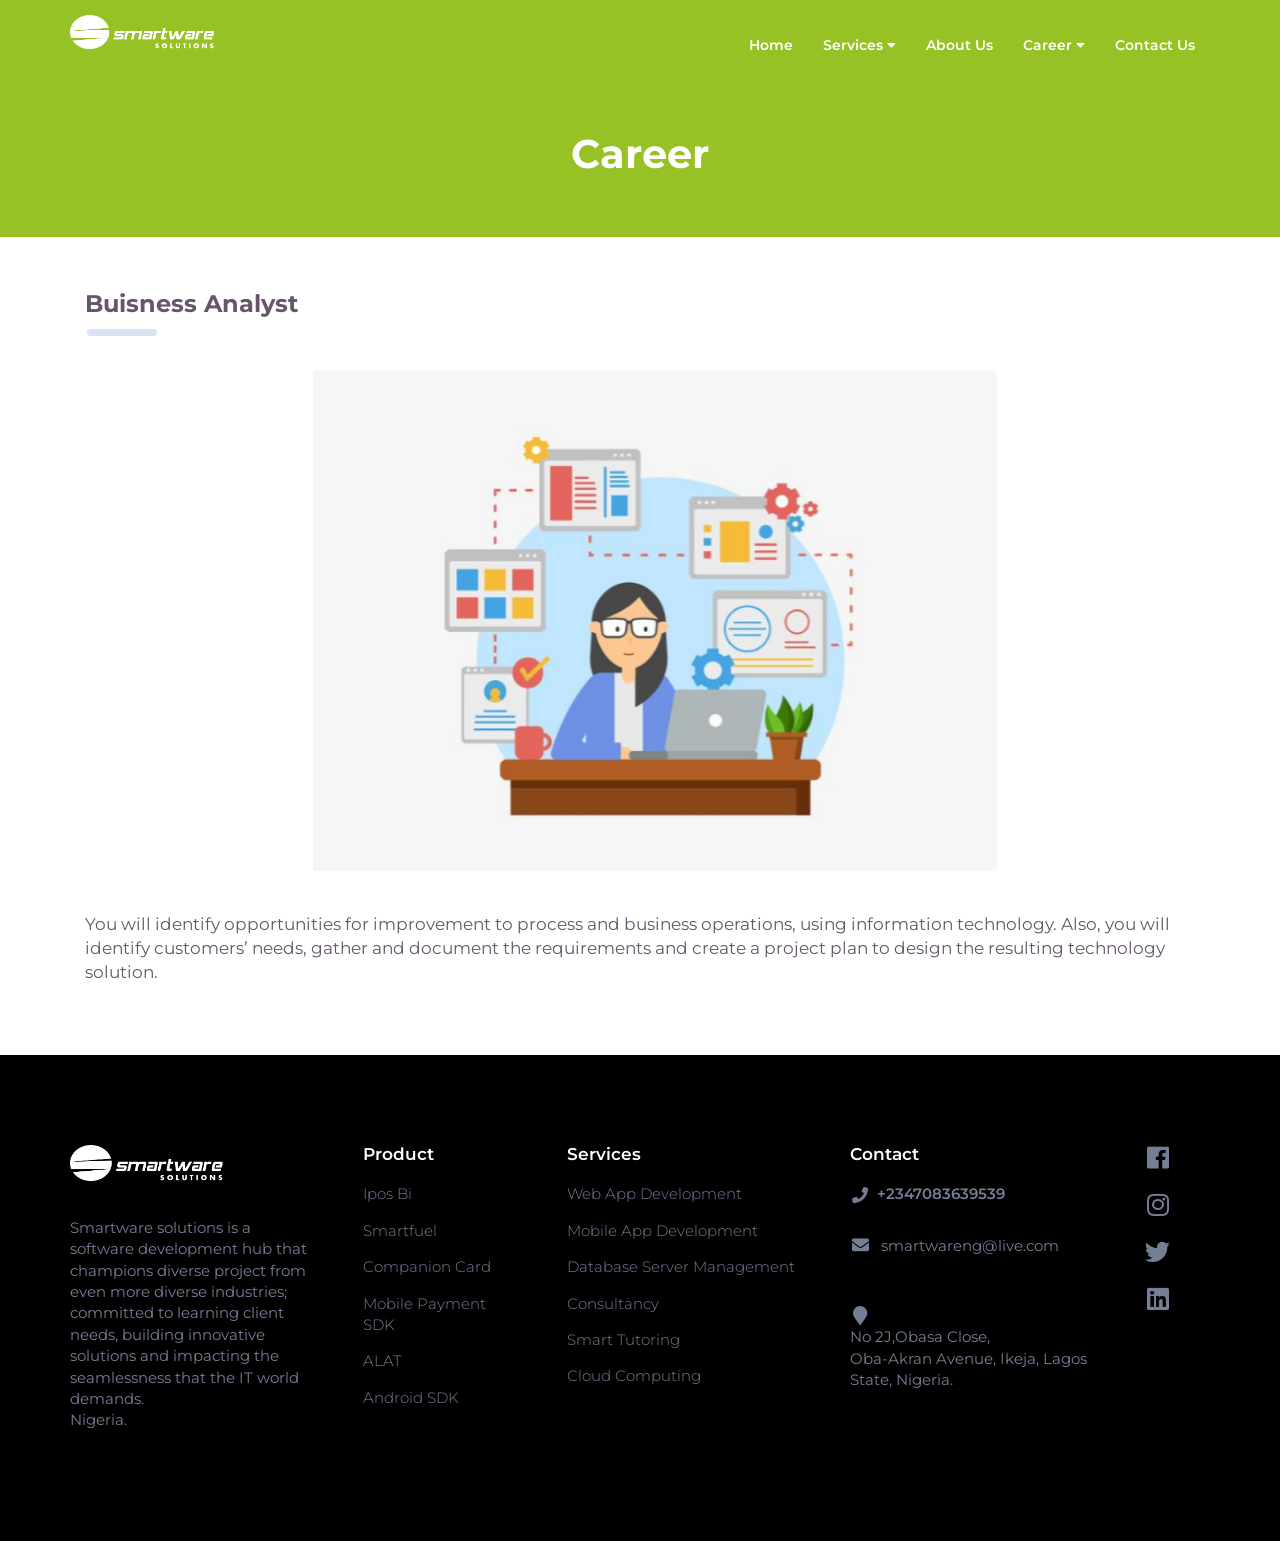
<file: HtmlSite/BuisnessAnalyst.html>
<!DOCTYPE html>
<html lang="en">

<head>
    <meta charset="UTF-8">
    <meta name="viewport" content="width=device-width, initial-scale=1.0">
    <meta http-equiv="X-UA-Compatible" content="ie=edge">
    <title>Smartware</title>
    <link rel="stylesheet" type="text/css" href="css/bootstrap.min.css">
    <link rel="stylesheet" type="text/css" href="css/bootstrap-slider.min.css">
    <link rel="stylesheet" type="text/css" href="css/fontawesome-all.min.css">
    <link rel="stylesheet" type="text/css" href="css/slick.css">
    <link rel="stylesheet" type="text/css" href="css/style-green.css">
    <link rel="stylesheet" type="text/css" href="css/form.css">
    <link rel="stylesheet" href="https://cdnjs.cloudflare.com/ajax/libs/animate.css/3.7.0/animate.css" />

</head>

<body>

    <div id="header-holder" class="inner-header contact-header">
        <nav id="nav" class="navbar navbar-default navbar-full">
            <div class="container-fluid">
                <div class="container container-nav">
                    <div class="row">
                        <div class="col-md-12">
                            <div class="navbar-header">
                                <button aria-expanded="false" type="button" class="navbar-toggle collapsed"
                                    data-toggle="collapse" data-target="#bs">
                                    <span class="icon-bar"></span>
                                    <span class="icon-bar"></span>
                                    <span class="icon-bar"></span>
                                </button>
                                <a class="logo-holder" href="index.html">
                                    <div class="logo" style="width:500px;height:18px"></div>
                                </a>
                            </div>
                            <div style="height: 1px;" role="main" aria-expanded="false" class="navbar-collapse collapse"
                                id="bs">
                                <ul class="nav navbar-nav navbar-right">
                                    <li><a href="index.html">Home</a></li>
                                    <li class="dropdown unity-menu">
                                        <a href="services.html">Services <i class="fas fa-caret-down"></i></a>
                                        <ul class="dropdown-menu dropdown-unity">
                                            <li>
                                                <a class=" " href="services.html">
                                                    <div class="unity-box">

                                                        <div class="unity-title">
                                                            Web App Development
                                                        </div>

                                                    </div>
                                                </a>
                                            </li>

                                            <li>
                                                <a class=" " href="services.html">
                                                    <div class="unity-box">

                                                        <div class="unity-title">
                                                            Mobile App Development
                                                        </div>

                                                    </div>
                                                </a>
                                            </li>

                                            <li>
                                                <a class=" " href="services.html">
                                                    <div class="unity-box">

                                                        <div class="unity-title">
                                                            Consultancy
                                                        </div>

                                                    </div>
                                                </a>
                                            </li>

                                            <li>
                                                <a class=" " href="services.html">
                                                    <div class="unity-box">

                                                        <div class="unity-title">
                                                            Data Server Management
                                                        </div>

                                                    </div>
                                                </a>
                                            </li>

                                            <li>
                                                <a class=" " href="services.html">
                                                    <div class="unity-box">

                                                        <div class="unity-title">
                                                            Smart Tutoring
                                                        </div>

                                                    </div>
                                                </a>
                                            </li>

                                            <li>
                                                <a class=" " href="services.html">
                                                    <div class="unity-box">

                                                        <div class="unity-title">
                                                            Cloud Computing
                                                        </div>

                                                    </div>
                                                </a>
                                            </li>
                                        </ul>
                                    </li>
                                    <li class="dropdown">
                                        <a href="aboutus.html">About Us </a>
                                    </li>
                                    <li class="dropdown unity-menu">
                                            <a href="career.html">Career <i class="fas fa-caret-down"></i></a>
                                            <ul class="dropdown-menu dropdown-unity">
                                                <li>
                                                    <a class=" " href="SoftwareEng.html">
                                                        <div class="unity-box">
    
                                                            <div class="unity-title">
                                                                Software Engineer
                                                            </div>
    
                                                        </div>
                                                        
                                                    </a>
                                                </li>
    
                                                <li>
                                                    <a class=" " href="SystemAnalyst.html">
                                                        <div class="unity-box">
    
                                                            <div class="unity-title">
                                                                System Analyst
                                                            </div>
    
                                                        </div>
                                                        
                                                    </a>
                                                </li>
    
                                                <li>
                                                    <a class="" href="SoftwareTester.html">
                                                        <div class="unity-box">
    
                                                            <div class="unity-title">
                                                               Software Tester
                                                            </div>
    
                                                        </div>
                                                        
                                                    </a>
                                                </li>
    
                                                <li>
                                                    <a class="" href="WebDeveloper.html">
                                                        <div class="unity-box">
    
                                                            <div class="unity-title">
                                                                Web Developer
                                                            </div>
    
                                                        </div>
                                                        
                                                    </a>
                                                </li>
                                                <li>
                                                    <a class="" href="NetworkEngineer.html">
                                                        <div class="unity-box">
    
                                                            <div class="unity-title">
                                                               Network Engineer
                                                            </div>
    
                                                        </div>
                                                        
                                                    </a>
                                                </li>
    
                                            </ul>
    
                                        </li>
                                    <li class="support-button-holder support-dropdown">
                                        <a href="contact.html">Contact Us</a>
                                    </li>
                                </ul>
                            </div>
                        </div>
                    </div>
                </div>
            </div>
        </nav>

        <div id="page-head" class="container-fluid inner-page">
            <div class="container">
                <div class="row">
                    <div class="col-md-12 text-center">
                        <div class="animated slideInDown page-title">Career</div>
                    </div>
                </div>

                <div class="row">
                    <!-- <div class="col-md-12 text-center">
                        <div class="text">Join the team</div>
                    </div> -->
                </div>
            </div>
        </div>
    </div>

    <!-- <div id="" class="container-fluid">

        <div class="row">
            <div class="col-md-12">
                <div>
                    <div class="row-title" style="color:#66556b; margin-top: 50px;">Join Our Team</div>
                    <div class="row-subtitle"></div>
                </div>
            </div>
        </div>
    </div> -->

    <div id="testimonials" class="container">
        <div class="bg-color"></div>

        <div class="col-md-12">
            <div>
                <div class="row-title" style="color:#66556b; margin-top: 50px; text-align: left">Buisness Analyst</div>
                <div class="row-line"></div>
            </div>
        </div>

        <div class="container">
            <div class="row">
                
                    <div class="col-md-12">
                        <img class="animated zoomin" style="width:60%; margin-top: 50px" src="images/BuisnessAnalyst.png" alt="">
                        <div id="testimonials-slider">
                            <!-- <img style="width:80%;" src="images/clientelle.png" alt=""> -->
                        </div>
                    </div>

               
            </div>
            <br>
            <div class="row">
                <div class="col-xs-12">
                    <p style="color:#66556b; font-size:17px; text-align: left;">You will identify opportunities for improvement to process
                        and business operations, using information technology. Also, you will identify
                        customers’ needs, gather and document the requirements and create a project plan to
                        design the resulting technology solution.
                    </p>

                </div>
            </div>
        </div>
    </div>

    <div id="footer" class="container-fluid">
        <div class="container">
            <div class="row">
                <div class="col-xs-6 col-sm-4 col-md-3">
                    <div class="address-holder">
                        <img style="width:60%" src="images/smartlogo.png" alt="">

                        <!-- <div class="phone"><i class="fas fa-phone"></i>+2347083639539</div>
                                <div class="email"><i class="fas fa-envelope"></i> smartwareng@live.com</div> -->
                        <div class="address">

                            <p>Smartware solutions is a software development hub that champions diverse project from
                                even more diverse industries; committed to learning client needs, building innovative
                                solutions and impacting the seamlessness that the IT world demands.<br>
                                Nigeria.</p>
                        </div>
                    </div>
                </div>
                <div class="col-xs-6 col-sm-2 col-md-2">
                    <div class="footer-menu-holder">
                        <h4>Product</h4>
                        <ul class="footer-menu">
                            <li><a href="">Ipos Bi</a></li>
                            <li><a href="">Smartfuel</a></li>
                            <li><a href="">Companion Card</a></li>
                            <li><a href="">Mobile Payment SDK</a></li>
                            <li><a href="">ALAT</a></li>
                            <li><a href="">Android SDK</a></li>
                        </ul>
                    </div>
                </div>
                <div class="col-xs-6 col-sm-2 col-md-3">
                    <div class="footer-menu-holder">
                        <h4>Services</h4>
                        <ul class="footer-menu">
                            <li><a href="">Web App Development</a></li>
                            <li><a href="">Mobile App Development</a></li>
                            <li><a href="">Database Server Management</a></li>
                            <li><a href="">Consultancy</a></li>
                            <li><a href="">Smart Tutoring</a></li>
                            <li><a href="">Cloud Computing</a></li>
                        </ul>
                    </div>
                </div>
                <div class="col-xs-6 col-sm-3 col-md-3">
                    <div class="address-holder">
                        <h4>Contact</h4>
                        <div class="phone"><i class="fas fa-phone"></i>+2347083639539</div>
                        <div class="email"><i class="fas fa-envelope"></i> smartwareng@live.com</div>
                        <div class="address">
                            <i class="fas fa-map-marker"></i>
                            <div>No 2J,Obasa Close,<br>
                                Oba-Akran Avenue, Ikeja, Lagos State,
                                Nigeria.</div>
                        </div>
                    </div>
                </div>
                <div class="col-xs-12 col-sm-1 col-md-1">
                    <div class="social-menu-holder">
                        <ul class="social-menu">
                            <li><a href="#"><i class="fab fa-facebook"></i></a></li>
                            <li><a href="#"><i class="fab fa-instagram"></i></a></li>
                            <li><a href="#"><i class="fab fa-twitter"></i></a></li>
                            <li><a href="#"><i class="fab fa-linkedin"></i></a></li>
                        </ul>
                    </div>
                </div>
            </div>
        </div>
    </div>













</body>

</html>
</file>
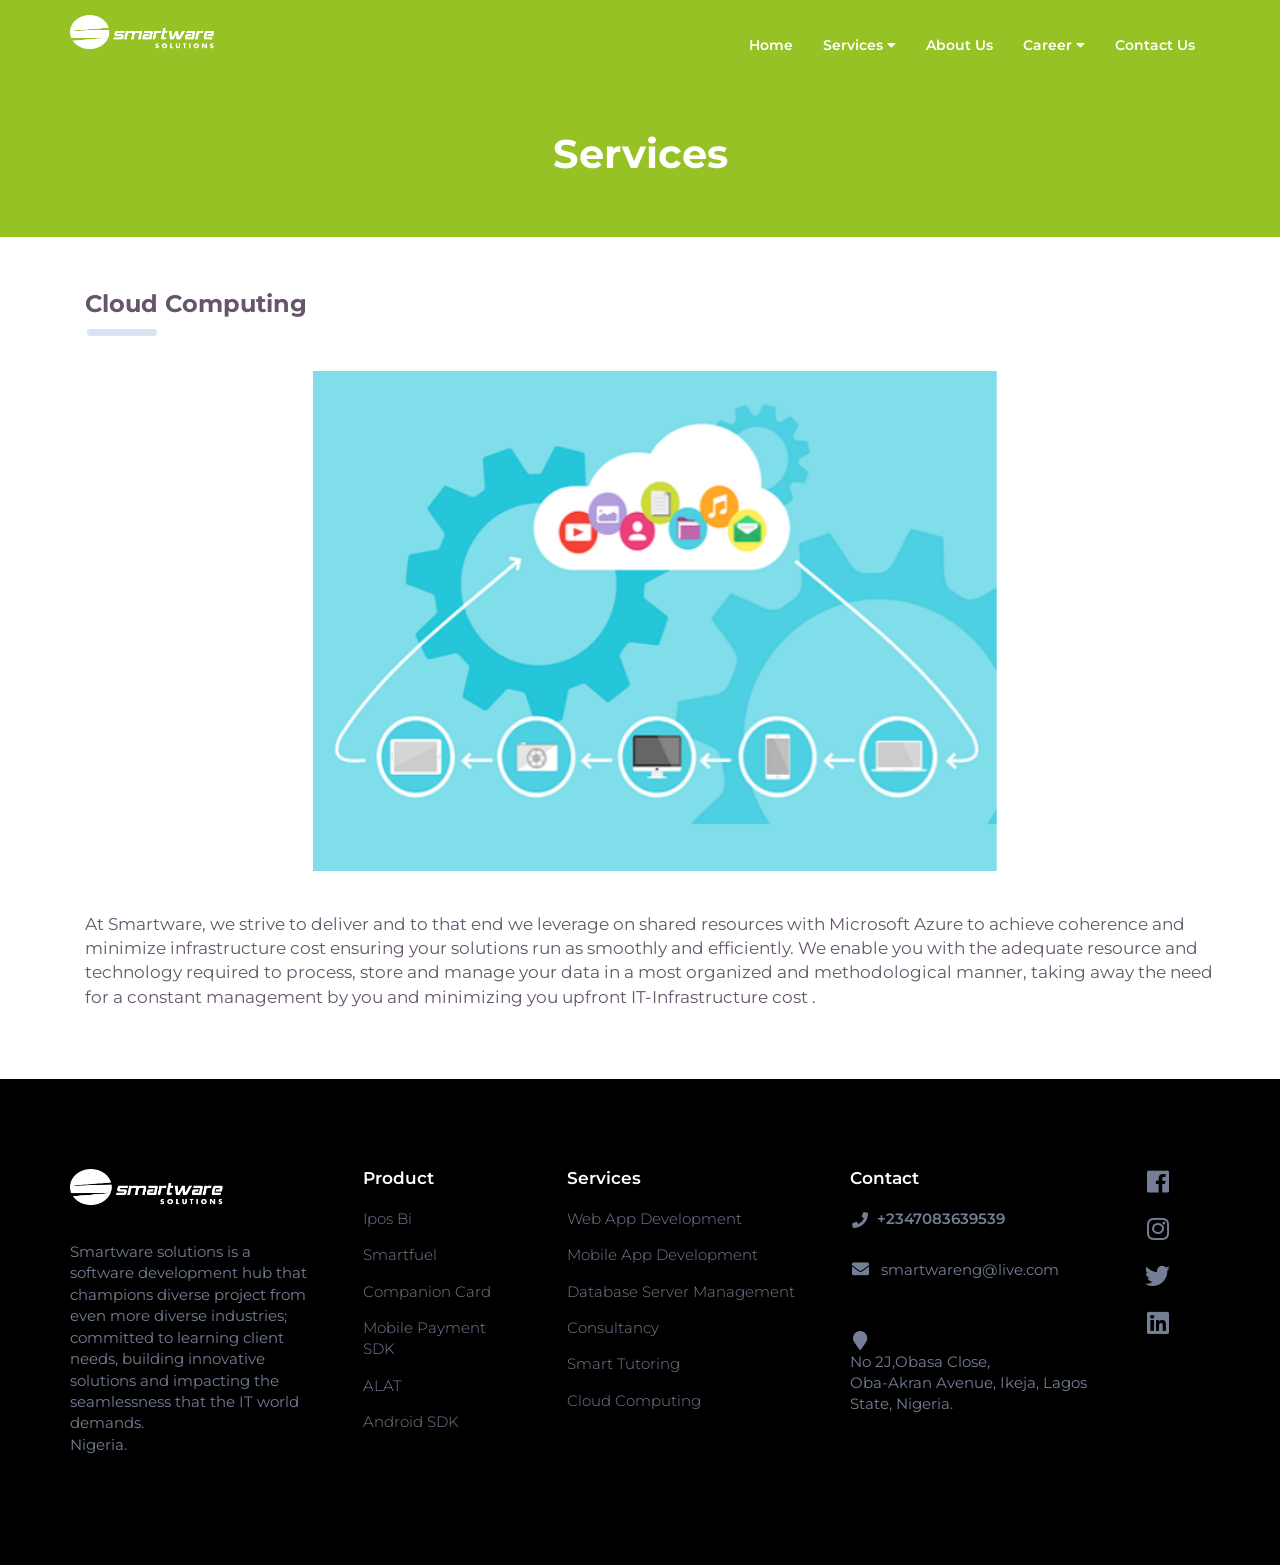
<file: HtmlSite/CloudComp.html>
<!DOCTYPE html>
<html lang="en">

<head>
    <meta charset="UTF-8">
    <meta name="viewport" content="width=device-width, initial-scale=1.0">
    <meta http-equiv="X-UA-Compatible" content="ie=edge">
    <title>Smartware</title>
    <link rel="stylesheet" type="text/css" href="css/bootstrap.min.css">
    <link rel="stylesheet" type="text/css" href="css/bootstrap-slider.min.css">
    <link rel="stylesheet" type="text/css" href="css/fontawesome-all.min.css">
    <link rel="stylesheet" type="text/css" href="css/slick.css">
    <link rel="stylesheet" type="text/css" href="css/style-green.css">
    <link rel="stylesheet" type="text/css" href="css/form.css">
    <link rel="stylesheet" href="https://cdnjs.cloudflare.com/ajax/libs/animate.css/3.7.0/animate.css" />

</head>

<body>

    <div id="header-holder" class="inner-header contact-header">
        <nav id="nav" class="navbar navbar-default navbar-full">
            <div class="container-fluid">
                <div class="container container-nav">
                    <div class="row">
                        <div class="col-md-12">
                            <div class="navbar-header">
                                <button aria-expanded="false" type="button" class="navbar-toggle collapsed"
                                    data-toggle="collapse" data-target="#bs">
                                    <span class="icon-bar"></span>
                                    <span class="icon-bar"></span>
                                    <span class="icon-bar"></span>
                                </button>
                                <a class="logo-holder" href="index.html">
                                    <div class="logo" style="width:500px;height:18px"></div>
                                </a>
                            </div>
                            <div style="height: 1px;" role="main" aria-expanded="false" class="navbar-collapse collapse"
                                id="bs">
                                <ul class="nav navbar-nav navbar-right">
                                    <li><a href="index.html">Home</a></li>
                                    <li class="dropdown unity-menu">
                                        <a href="services.html">Services <i class="fas fa-caret-down"></i></a>
                                        <ul class="dropdown-menu dropdown-unity">
                                            <li>
                                                <a class=" " href="WebApp.html">
                                                    <div class="unity-box">

                                                        <div class="unity-title">
                                                            Web App Development
                                                        </div>

                                                    </div>
                                                </a>
                                            </li>

                                            <li>
                                                <a class=" " href="MobileApp.html">
                                                    <div class="unity-box">

                                                        <div class="unity-title">
                                                            Mobile App Development
                                                        </div>

                                                    </div>
                                                </a>
                                            </li>

                                            <li>
                                                <a class=" " href="Consultancy.html">
                                                    <div class="unity-box">

                                                        <div class="unity-title">
                                                            Consultancy
                                                        </div>

                                                    </div>
                                                </a>
                                            </li>

                                            <li>
                                                <a class=" " href="Outsourcing.html">
                                                    <div class="unity-box">

                                                        <div class="unity-title">
                                                            Recruitment Outsourcing
                                                        </div>

                                                    </div>
                                                </a>
                                            </li>

                                            <li>
                                                <a class=" " href="SmartTut.html">
                                                    <div class="unity-box">

                                                        <div class="unity-title">
                                                            Smart Tutoring
                                                        </div>

                                                    </div>
                                                </a>
                                            </li>
                                    
                                        </ul>
                                    </li>

                                    <li class="dropdown">
                                        <a href="aboutus.html">About Us </a>
                                    </li>

                                    <li class="dropdown unity-menu">
                                        <a href="career.html">Career <i class="fas fa-caret-down"></i></a>
                                        <ul class="dropdown-menu dropdown-unity">
                                            <li>
                                                <a class=" " href="SoftwareEng.html">
                                                    <div class="unity-box">

                                                        <div class="unity-title">
                                                            Software Engineer
                                                        </div>

                                                    </div>
                                                    
                                                </a>
                                            </li>

                                            <li>
                                                <a class=" " href="SystemAnalyst.html">
                                                    <div class="unity-box">

                                                        <div class="unity-title">
                                                            System Analyst
                                                        </div>

                                                    </div>
                                                    
                                                </a>
                                            </li>

                                            <li>
                                                <a class="" href="SoftwareTester.html">
                                                    <div class="unity-box">

                                                        <div class="unity-title">
                                                           Software Tester
                                                        </div>

                                                    </div>
                                                    
                                                </a>
                                            </li>

                                            <li>
                                                <a class="" href="WebDeveloper.html">
                                                    <div class="unity-box">

                                                        <div class="unity-title">
                                                            Web Developer
                                                        </div>

                                                    </div>
                                                    
                                                </a>
                                            </li>
                                            <li>
                                                <a class="" href="NetworkEngineer.html">
                                                    <div class="unity-box">

                                                        <div class="unity-title">
                                                           Network Engineer
                                                        </div>

                                                    </div>
                                                    
                                                </a>
                                            </li>

                                        </ul>

                                    </li>
                                    <li class="support-button-holder support-dropdown">
                                        <a href="contact.html">Contact Us</a>
                                    </li>
                                    
                                </ul>
                            </div>
                        </div>
                    </div>
                </div>
            </div>
        </nav>

        <div id="page-head" class="container-fluid inner-page">
            <div class="container">
                <div class="row">
                    <div class="col-md-12 text-center">
                        <div class="animated slideInDown page-title">Services</div>
                    </div>
                </div>

                <div class="row">
                    <!-- <div class="col-md-12 text-center">
                        <div class="text">Join the team</div>
                    </div> -->
                </div>
            </div>
        </div>
    </div>

    <!-- <div id="" class="container-fluid">

        <div class="row">
            <div class="col-md-12">
                <div>
                    <div class="row-title" style="color:#66556b; margin-top: 50px;">Join Our Team</div>
                    <div class="row-subtitle"></div>
                </div>
            </div>
        </div>
    </div> -->

    <div id="testimonials" class="container">
        <div class="bg-color"></div>

        <div class="col-md-12">
            <div>
                <div class="row-title" style="color:#66556b; margin-top: 50px; text-align: left">Cloud Computing</div>
                <div class="row-line"></div>
            </div>
        </div>

        <div class="container">
            <div class="row">

                <div class="col-md-12">
                    <img class="animated zoomin" style="width:60%; margin-top: 50px" src="images/CloudComp.png" alt="">
                    <div id="testimonials-slider">
                        <!-- <img style="width:80%;" src="images/clientelle.png" alt=""> -->
                    </div>
                </div>


            </div>
            <br>
            <div class="row">
                <div class="col-xs-12">
                    <p style="color:#66556b; font-size:17px; text-align: left">At Smartware, we strive to deliver and to
                        that end we leverage on shared resources with Microsoft Azure to achieve coherence and minimize
                        infrastructure cost ensuring your solutions run as smoothly and efficiently.
                        We enable you with the adequate resource and technology required to process, store and manage
                        your data in a most organized and methodological manner, taking away the need for a constant
                        management by you and minimizing you upfront IT-Infrastructure cost
                        .

                    </p>

                </div>
            </div>
        </div>
    </div>

    <div id="footer" class="container-fluid">
        <div class="container">
            <div class="row">
                <div class="col-xs-6 col-sm-4 col-md-3">
                    <div class="address-holder">
                        <img style="width:60%" src="images/smartlogo.png" alt="">

                        <!-- <div class="phone"><i class="fas fa-phone"></i>+2347083639539</div>
                                <div class="email"><i class="fas fa-envelope"></i> smartwareng@live.com</div> -->
                        <div class="address">

                            <p>Smartware solutions is a software development hub that champions diverse project from
                                even more diverse industries; committed to learning client needs, building innovative
                                solutions and impacting the seamlessness that the IT world demands.<br>
                                Nigeria.</p>
                        </div>
                    </div>
                </div>
                <div class="col-xs-6 col-sm-2 col-md-2">
                    <div class="footer-menu-holder">
                        <h4>Product</h4>
                        <ul class="footer-menu">
                            <li><a href="">Ipos Bi</a></li>
                            <li><a href="">Smartfuel</a></li>
                            <li><a href="">Companion Card</a></li>
                            <li><a href="">Mobile Payment SDK</a></li>
                            <li><a href="">ALAT</a></li>
                            <li><a href="">Android SDK</a></li>
                        </ul>
                    </div>
                </div>
                <div class="col-xs-6 col-sm-2 col-md-3">
                    <div class="footer-menu-holder">
                        <h4>Services</h4>
                        <ul class="footer-menu">
                            <li><a href="">Web App Development</a></li>
                            <li><a href="">Mobile App Development</a></li>
                            <li><a href="">Database Server Management</a></li>
                            <li><a href="">Consultancy</a></li>
                            <li><a href="">Smart Tutoring</a></li>
                            <li><a href="">Cloud Computing</a></li>
                        </ul>
                    </div>
                </div>
                <div class="col-xs-6 col-sm-3 col-md-3">
                    <div class="address-holder">
                        <h4>Contact</h4>
                        <div class="phone"><i class="fas fa-phone"></i>+2347083639539</div>
                        <div class="email"><i class="fas fa-envelope"></i> smartwareng@live.com</div>
                        <div class="address">
                            <i class="fas fa-map-marker"></i>
                            <div>No 2J,Obasa Close,<br>
                                Oba-Akran Avenue, Ikeja, Lagos State,
                                Nigeria.</div>
                        </div>
                    </div>
                </div>
                <div class="col-xs-12 col-sm-1 col-md-1">
                    <div class="social-menu-holder">
                        <ul class="social-menu">
                            <li><a href="#"><i class="fab fa-facebook"></i></a></li>
                            <li><a href="#"><i class="fab fa-instagram"></i></a></li>
                            <li><a href="#"><i class="fab fa-twitter"></i></a></li>
                            <li><a href="#"><i class="fab fa-linkedin"></i></a></li>
                        </ul>
                    </div>
                </div>
            </div>
        </div>
    </div>













</body>

</html>
</file>
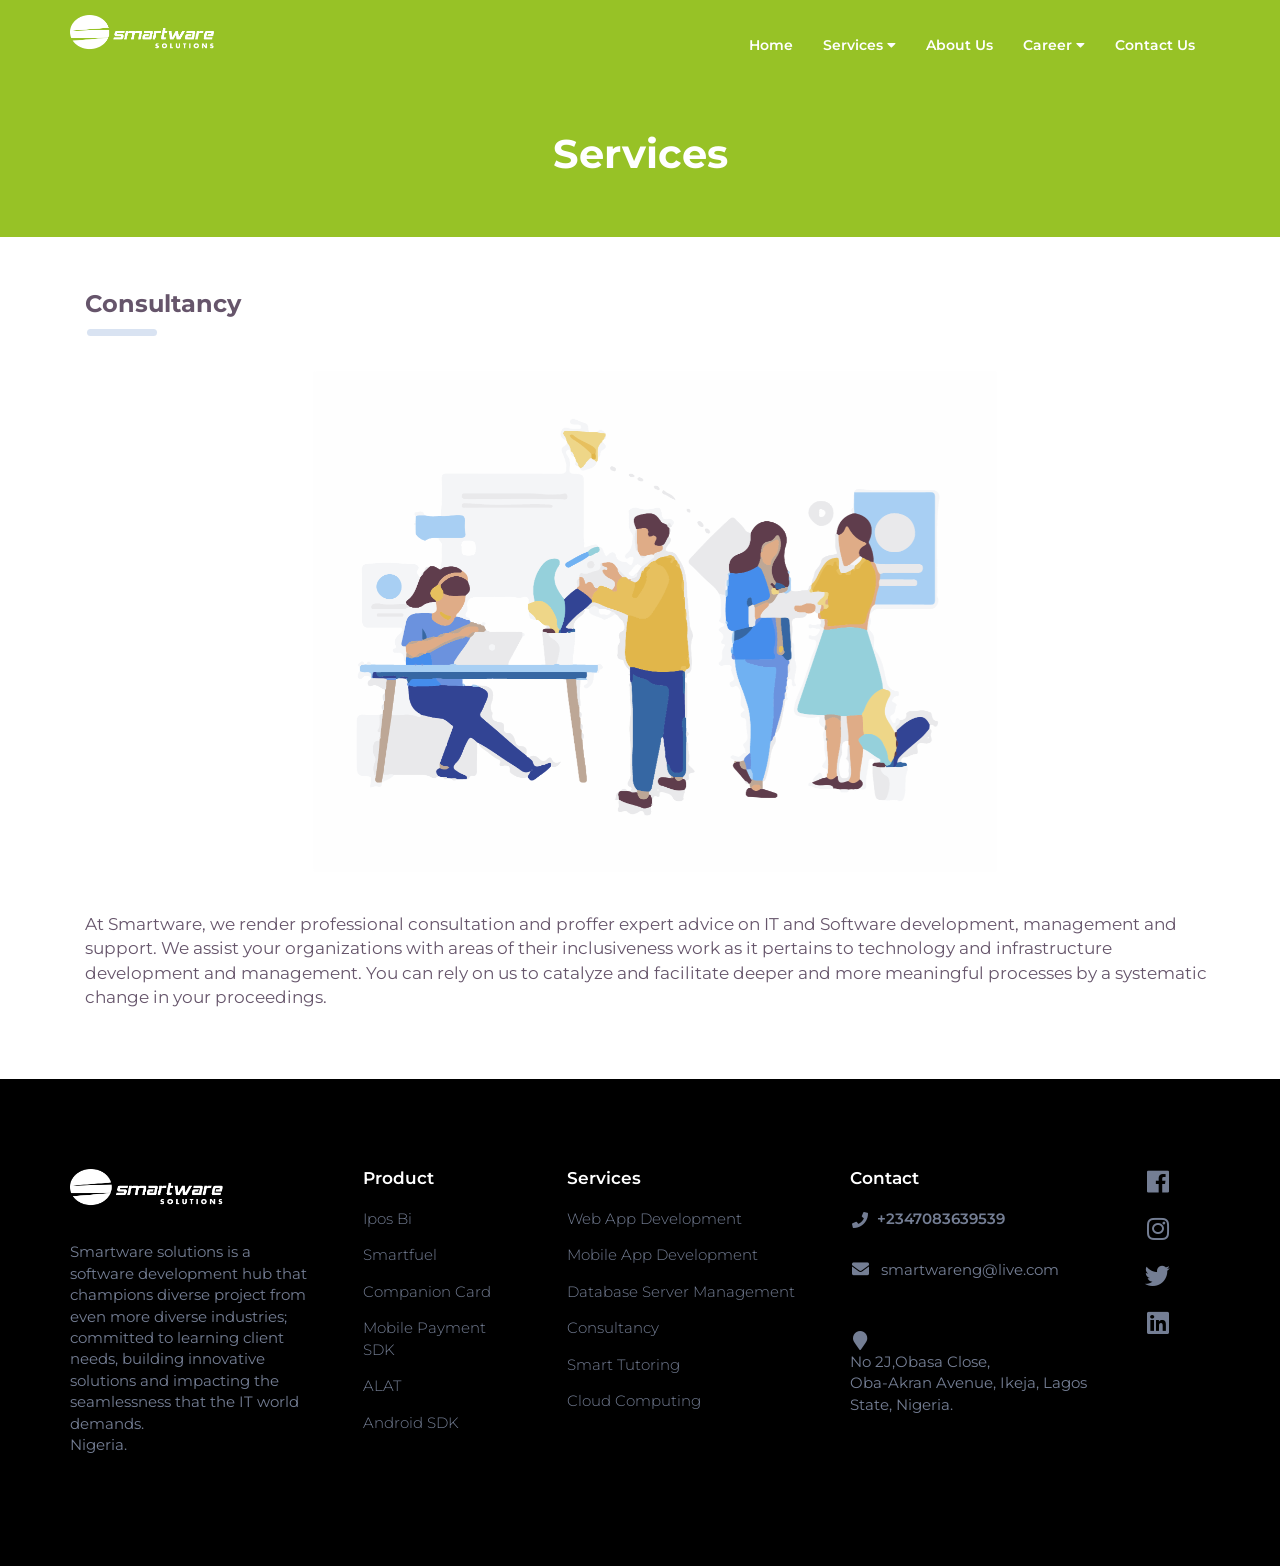
<file: HtmlSite/Consultancy.html>
<!DOCTYPE html>
<html lang="en">

<head>
    <meta charset="UTF-8">
    <meta name="viewport" content="width=device-width, initial-scale=1.0">
    <meta http-equiv="X-UA-Compatible" content="ie=edge">
    <title>Smartware</title>
    <link rel="stylesheet" type="text/css" href="css/bootstrap.min.css">
    <link rel="stylesheet" type="text/css" href="css/bootstrap-slider.min.css">
    <link rel="stylesheet" type="text/css" href="css/fontawesome-all.min.css">
    <link rel="stylesheet" type="text/css" href="css/slick.css">
    <link rel="stylesheet" type="text/css" href="css/style-green.css">
    <link rel="stylesheet" type="text/css" href="css/form.css">
    <link rel="stylesheet" href="https://cdnjs.cloudflare.com/ajax/libs/animate.css/3.7.0/animate.css" />

</head>

<body>

    <div id="header-holder" class="inner-header contact-header">
        <nav id="nav" class="navbar navbar-default navbar-full">
            <div class="container-fluid">
                <div class="container container-nav">
                    <div class="row">
                        <div class="col-md-12">
                            <div class="navbar-header">
                                <button aria-expanded="false" type="button" class="navbar-toggle collapsed"
                                    data-toggle="collapse" data-target="#bs">
                                    <span class="icon-bar"></span>
                                    <span class="icon-bar"></span>
                                    <span class="icon-bar"></span>
                                </button>
                                <a class="logo-holder" href="index.html">
                                    <div class="logo" style="width:500px;height:18px"></div>
                                </a>
                            </div>
                            <div style="height: 1px;" role="main" aria-expanded="false" class="navbar-collapse collapse"
                                id="bs">
                                <ul class="nav navbar-nav navbar-right">
                                    <li><a href="index.html">Home</a></li>
                                    <li class="dropdown unity-menu">
                                        <a href="services.html">Services <i class="fas fa-caret-down"></i></a>
                                        <ul class="dropdown-menu dropdown-unity">
                                            <li>
                                                <a class=" " href="WebApp.html">
                                                    <div class="unity-box">

                                                        <div class="unity-title">
                                                            Web App Development
                                                        </div>

                                                    </div>
                                                </a>
                                            </li>

                                            <li>
                                                <a class=" " href="MobileApp.html">
                                                    <div class="unity-box">

                                                        <div class="unity-title">
                                                            Mobile App Development
                                                        </div>

                                                    </div>
                                                </a>
                                            </li>

                                            <li>
                                                <a class=" " href="Outsourcing.html">
                                                    <div class="unity-box">

                                                        <div class="unity-title">
                                                            Recruitment Outsourcing
                                                        </div>

                                                    </div>
                                                </a>
                                            </li>

                                            <li>
                                                <a class=" " href="SmartTut.html">
                                                    <div class="unity-box">

                                                        <div class="unity-title">
                                                            Smart Tutoring
                                                        </div>

                                                    </div>
                                                </a>
                                            </li>

                                            <li>
                                                <a class=" " href="CloudComp.html">
                                                    <div class="unity-box">

                                                        <div class="unity-title">
                                                            Cloud Computing
                                                        </div>

                                                    </div>
                                                </a>
                                            </li>
                                        </ul>
                                    </li>
                                    <li class="dropdown">
                                        <a href="aboutus.html">About Us </a>
                                    </li>
                                    <li class="dropdown unity-menu">
                                        <a href="career.html">Career <i class="fas fa-caret-down"></i></a>
                                        <ul class="dropdown-menu dropdown-unity">
                                            <li>
                                                <a class=" " href="SoftwareEng.html">
                                                    <div class="unity-box">

                                                        <div class="unity-title">
                                                            Software Engineer
                                                        </div>

                                                    </div>
                                                    
                                                </a>
                                            </li>

                                            <li>
                                                <a class=" " href="SystemAnalyst.html">
                                                    <div class="unity-box">

                                                        <div class="unity-title">
                                                            System Analyst
                                                        </div>

                                                    </div>
                                                    
                                                </a>
                                            </li>

                                            <li>
                                                <a class="" href="SoftwareTester.html">
                                                    <div class="unity-box">

                                                        <div class="unity-title">
                                                           Software Tester
                                                        </div>

                                                    </div>
                                                    
                                                </a>
                                            </li>

                                            <li>
                                                <a class="" href="WebDeveloper.html">
                                                    <div class="unity-box">

                                                        <div class="unity-title">
                                                            Web Developer
                                                        </div>

                                                    </div>
                                                    
                                                </a>
                                            </li>
                                            <li>
                                                <a class="" href="NetworkEngineer.html">
                                                    <div class="unity-box">

                                                        <div class="unity-title">
                                                           Network Engineer
                                                        </div>

                                                    </div>
                                                    
                                                </a>
                                            </li>

                                        </ul>

                                    </li>
                                    <li class="support-button-holder support-dropdown">
                                        <a href="contact.html">Contact Us</a>
                                    </li>
                                </ul>
                            </div>
                        </div>
                    </div>
                </div>
            </div>
        </nav>

        <div id="page-head" class="container-fluid inner-page">
            <div class="container">
                <div class="row">
                    <div class="col-md-12 text-center">
                        <div class="animated slideInDown page-title">Services</div>
                    </div>
                </div>

                <div class="row">
                    <!-- <div class="col-md-12 text-center">
                        <div class="text">Join the team</div>
                    </div> -->
                </div>
            </div>
        </div>
    </div>

    <!-- <div id="" class="container-fluid">

        <div class="row">
            <div class="col-md-12">
                <div>
                    <div class="row-title" style="color:#66556b; margin-top: 50px;">Join Our Team</div>
                    <div class="row-subtitle"></div>
                </div>
            </div>
        </div>
    </div> -->

    <div id="testimonials" class="container">
        <div class="bg-color"></div>

        <div class="col-md-12">
            <div>
                <div class="row-title" style="color:#66556b; margin-top: 50px; text-align: left">Consultancy</div>
                <div class="row-line"></div>
            </div>
        </div>

        <div class="container">
            <div class="row">

                <div class="col-md-12">
                    <img class="animated zoomin" style="width:60%; margin-top: 50px" src="images/consult.png" alt="">
                    <div id="testimonials-slider">
                        <!-- <img style="width:80%;" src="images/clientelle.png" alt=""> -->
                    </div>
                </div>


            </div>
            <br>
            <div class="row">
                <div class="col-xs-12">
                    <p style="color:#66556b; font-size:17px; text-align: left">At Smartware, we render professional
                        consultation and proffer expert advice on IT and Software development, management and support.
                        We assist your organizations with areas of their inclusiveness work as it pertains to technology
                        and infrastructure development and management. You can rely on us to catalyze and facilitate
                        deeper and more meaningful processes by a systematic change in your proceedings.

                    </p>

                </div>
            </div>
        </div>
    </div>

    <div id="footer" class="container-fluid">
        <div class="container">
            <div class="row">
                <div class="col-xs-6 col-sm-4 col-md-3">
                    <div class="address-holder">
                        <img style="width:60%" src="images/smartlogo.png" alt="">

                        <!-- <div class="phone"><i class="fas fa-phone"></i>+2347083639539</div>
                                <div class="email"><i class="fas fa-envelope"></i> smartwareng@live.com</div> -->
                        <div class="address">

                            <p>Smartware solutions is a software development hub that champions diverse project from
                                even more diverse industries; committed to learning client needs, building innovative
                                solutions and impacting the seamlessness that the IT world demands.<br>
                                Nigeria.</p>
                        </div>
                    </div>
                </div>
                <div class="col-xs-6 col-sm-2 col-md-2">
                    <div class="footer-menu-holder">
                        <h4>Product</h4>
                        <ul class="footer-menu">
                            <li><a href="">Ipos Bi</a></li>
                            <li><a href="">Smartfuel</a></li>
                            <li><a href="">Companion Card</a></li>
                            <li><a href="">Mobile Payment SDK</a></li>
                            <li><a href="">ALAT</a></li>
                            <li><a href="">Android SDK</a></li>
                        </ul>
                    </div>
                </div>
                <div class="col-xs-6 col-sm-2 col-md-3">
                    <div class="footer-menu-holder">
                        <h4>Services</h4>
                        <ul class="footer-menu">
                            <li><a href="">Web App Development</a></li>
                            <li><a href="">Mobile App Development</a></li>
                            <li><a href="">Database Server Management</a></li>
                            <li><a href="">Consultancy</a></li>
                            <li><a href="">Smart Tutoring</a></li>
                            <li><a href="">Cloud Computing</a></li>
                        </ul>
                    </div>
                </div>
                <div class="col-xs-6 col-sm-3 col-md-3">
                    <div class="address-holder">
                        <h4>Contact</h4>
                        <div class="phone"><i class="fas fa-phone"></i>+2347083639539</div>
                        <div class="email"><i class="fas fa-envelope"></i> smartwareng@live.com</div>
                        <div class="address">
                            <i class="fas fa-map-marker"></i>
                            <div>No 2J,Obasa Close,<br>
                                Oba-Akran Avenue, Ikeja, Lagos State,
                                Nigeria.</div>
                        </div>
                    </div>
                </div>
                <div class="col-xs-12 col-sm-1 col-md-1">
                    <div class="social-menu-holder">
                        <ul class="social-menu">
                            <li><a href="#"><i class="fab fa-facebook"></i></a></li>
                            <li><a href="#"><i class="fab fa-instagram"></i></a></li>
                            <li><a href="#"><i class="fab fa-twitter"></i></a></li>
                            <li><a href="#"><i class="fab fa-linkedin"></i></a></li>
                        </ul>
                    </div>
                </div>
            </div>
        </div>
    </div>













</body>

</html>
</file>
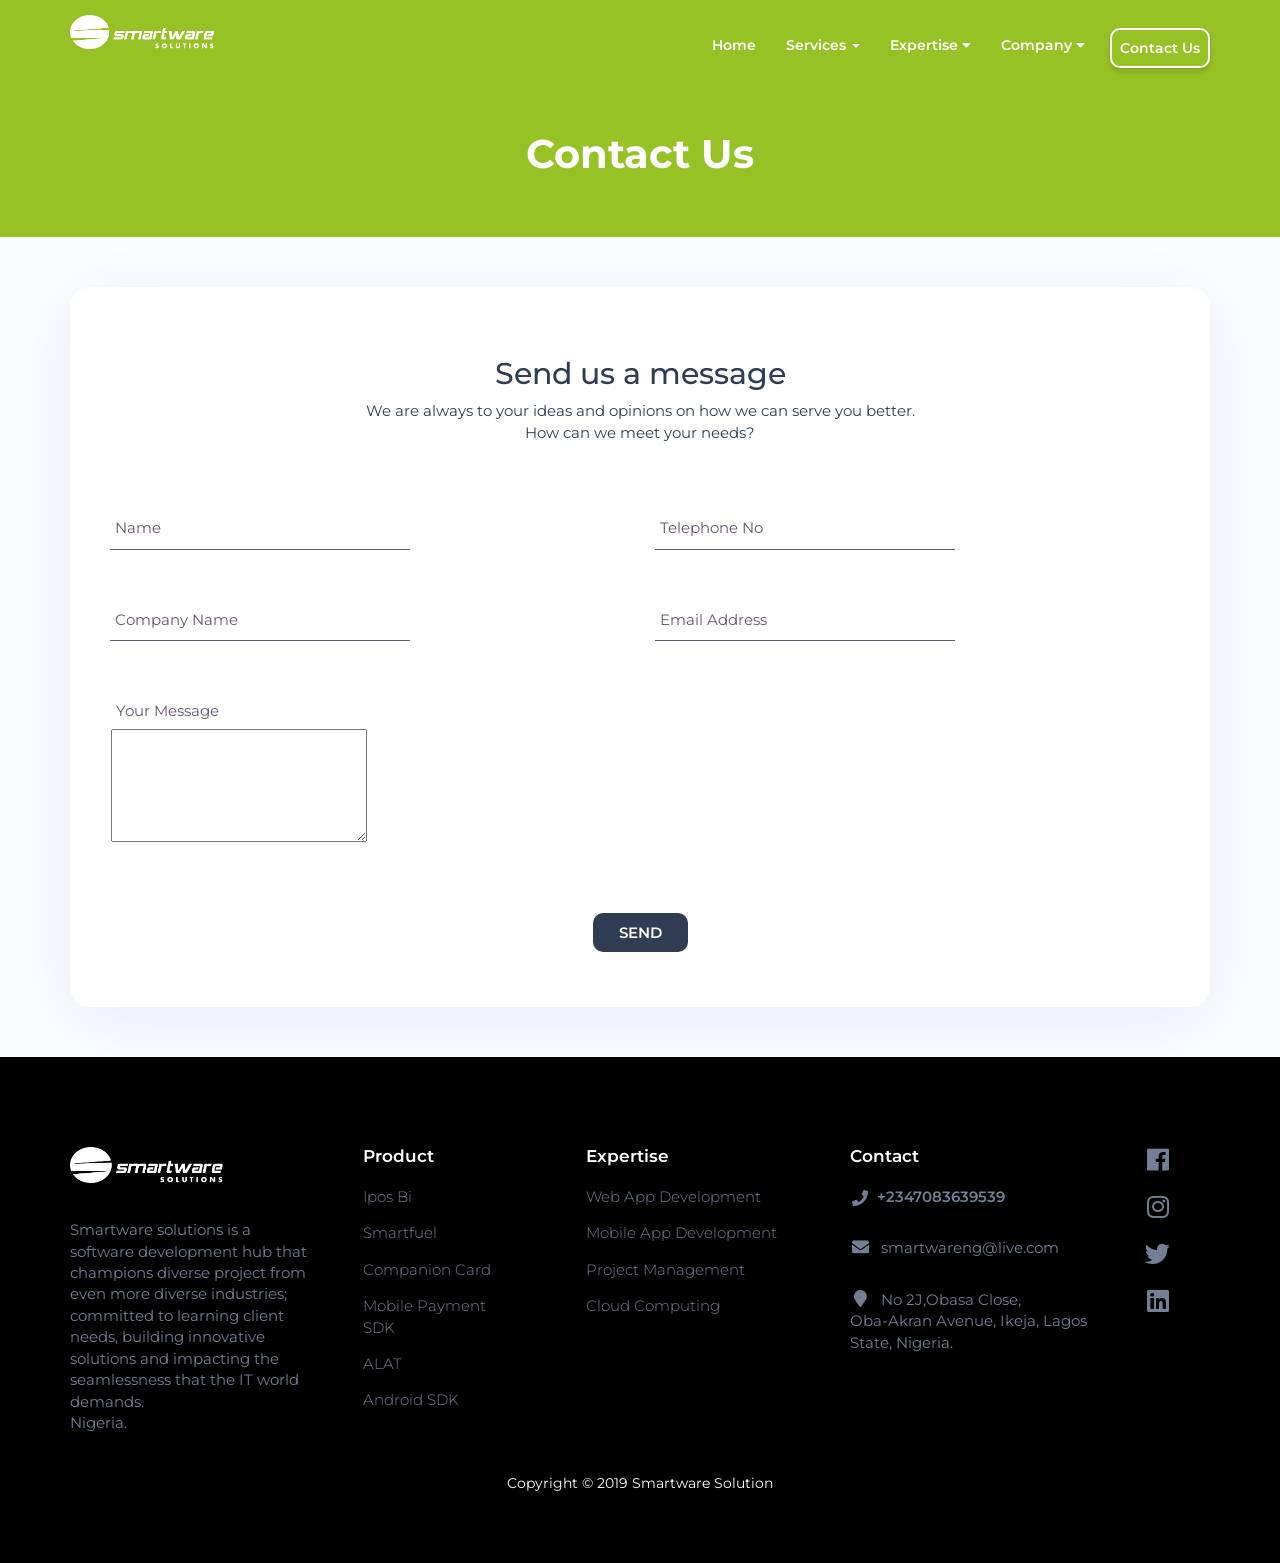
<file: HtmlSite/contact.html>
<!DOCTYPE html>
<html lang="en">

<head>
    <meta charset="UTF-8">
    <meta name="viewport" content="width=device-width, initial-scale=1.0">
    <meta http-equiv="X-UA-Compatible" content="ie=edge">
    <title>Smartware</title>
    <link rel="stylesheet" type="text/css" href="css/bootstrap.min.css">
    <link rel="stylesheet" type="text/css" href="css/bootstrap-slider.min.css">
    <link rel="stylesheet" type="text/css" href="css/fontawesome-all.min.css">
    <link rel="stylesheet" type="text/css" href="css/slick.css">
    <link rel="stylesheet" type="text/css" href="css/style-green.css">
    <link rel="stylesheet" type="text/css" href="css/form.css">
    <link rel="stylesheet" href="https://cdnjs.cloudflare.com/ajax/libs/animate.css/3.7.0/animate.css" />

    <style>
        .dropdown-submenu {
            position: relative;
        }

        li.dropdown>ul .dropdown-menu::before {
            border-left: none;
            border: none;
        }

        .dropdown-submenu .dropdown-menu {
            top: 0;
            left: 100%;
            margin-top: -1px;
        }
    </style>
</head>

<body>

    <div id="header-holder" class="inner-header contact-header">
        <nav id="nav" class="navbar navbar-default navbar-full">
            <div class="container-fluid">
                <div class="container container-nav">
                    <div class="row">
                        <div class="col-md-12">
                            <div class="navbar-header">
                                <button aria-expanded="false" type="button" class="navbar-toggle collapsed"
                                    data-toggle="collapse" data-target="#bs">
                                    <span class="icon-bar"></span>
                                    <span class="icon-bar"></span>
                                    <span class="icon-bar"></span>
                                </button>
                                <a class="logo-holder" href="index.html">
                                    <div class="logo" style="width:500px;height:18px"></div>
                                </a>
                            </div>
                            <div style="height: 1px;" role="main" aria-expanded="false" class="navbar-collapse collapse"
                                id="bs">
                                <ul class="nav navbar-nav navbar-right">
                                    <li><a href="index.html">Home</a></li>
                                    <li class="dropdown">
                                        <a class="test" tabindex="-1" href="services.html">Services <span
                                                class="caret"></span></a>
                                        <ul class="dropdown-menu">
                                            <li><a tabindex="-1" href="#">Consultancy</a></li>

                                            <li class="dropdown-submenu">
                                                <a class="test" href="#">Products <span class="caret"></span></a>
                                                <ul class="dropdown-menu">
                                                    <li><a href="#">IPos Bi</a></li>
                                                    <li><a href="#">IPos Terminal</a></li>
                                                </ul>
                                            </li>
                                        </ul>
                                    </li>

                                    <li class="dropdown">
                                        <a href="Expertise.html">Expertise <i class="fas fa-caret-down"></i></a>
                                        <ul class="dropdown-menu dropdown-unity">
                                            <li>
                                                <a class=" " href=""> Web App Development</a>
                                            </li>

                                            <li>
                                                <a class="" href="">Mobile App Development </a>
                                            </li>

                                            <li>
                                                <a class=" " href="">Project Management </a>
                                            </li>

                                            <li>
                                                <a class=" " href="">Cloud Computing </a>
                                            </li>
                                        </ul>
                                    </li>


                                    <li class="dropdown unity-menu">
                                        <a href="">Company <i class="fas fa-caret-down"></i></a>
                                        <ul class="dropdown-menu dropdown-unity">
                                            <li>
                                                <a class=" " href="Aboutus.html"> About Us</a>
                                            </li>

                                            <li>
                                                <a class="" href="career.html"> Career</a>
                                            </li>


                                        </ul>


                                    </li>

                                    <li class="support-button-holder">
                                        <a class="support-button" href="contact.html">Contact Us</a>
                                    </li>
                                </ul>
                            </div>
                        </div>
                    </div>
                </div>
            </div>
        </nav>

        <div id="page-head" class="container-fluid inner-page">
            <div class="container">
                <div class="row">
                    <div class="col-md-12 text-center">
                        <div class="animated slideInDown page-title">Contact Us</div>
                    </div>
                </div>

            </div>
        </div>
    </div>

    <div id="contact-info" class="container-fluid">
        <div class="container">
            <!-- <div class="row">
                <div class="col-md-12">
                    <div class="row-title" style="color:#2F3C52">Want to reach us?</div>
                    <div class="row-subtitle"></div>
                </div>
            </div> -->

            <div class="row">

                <div class="col-md-12">
                    <div class="info-box">
                        <div class="animated slideInDown">
                            <h2 style="text-align:center; color:#2F3C52">Send us a message</h2>
                            <p style="text-align:center;color:#2F3C52; font-size: 15px;">We are always to your ideas and
                                opinions on how we can serve you better.<br>How can we meet your needs?
                            </p>
                        </div>

                        <div class="info-details">
                            <div class="row">
                                <form id="signinform" action="">
                                    <div class="col-md-6">

                                        <div style="margin-top:50px">

                                            <div class="group" style="color:#2F3C52">
                                                <input type="text" required>
                                                <span class="highlight"></span>
                                                <span class="bar"></span>
                                                <label for="">Name</label>
                                            </div>

                                            <div class="group" style="color:#2F3C52">
                                                <input type="text" required>
                                                <span class="highlight"></span>
                                                <span class="bar"></span>
                                                <label for="">Company Name</label>
                                            </div>

                                        </div>

                                    </div>

                                    <div class="col-md-6">

                                        <div style="margin-top:50px">

                                            <div class="group" style="color:#2F3C52">
                                                <input type="text" required>
                                                <span class="highlight"></span>
                                                <span class="bar"></span>
                                                <label for="">Telephone No</label>
                                            </div>

                                            <div class="group" style="color:#2F3C52">
                                                <input type="text" required>
                                                <span class="highlight"></span>
                                                <span class="bar"></span>
                                                <label for="">Email Address</label>
                                            </div>

                                        </div>

                                    </div>


                                    <div class="row">
                                        <div class="col-md-12">
                                            <div style="margin-left:16px;">

                                                <div class="group" style="color:#2F3C52;">

                                                    <!-- 
                                                    <div class="group" >
                                                        <input type="text" style="width:850px;" required>
                                                        <span class="highlight"></span>
                                                        <span class="bar"style="width:900px"></span>
                                                        <label for=""style="">Your Message</label>
                                                    </div>
         -->
                                                    <label for="">Your Message</label>
                                                    <br><br>
                                                    <textarea name="" id="" cols="25" rows="5" required></textarea>
                                                </div>
                                            </div>

                                        </div>
                                    </div>

                                    <div class="row">
                                        <div class="col-md-12">
                                            <div class="form-button" style="margin-top:15px; text-align: center">
                                                <button id="submit" type="submit" class="ybtn ybtn-accent-color">Send
                                                </button>
                                            </div>
                                        </div>

                                    </div>
                                </form>
                            </div>

                        </div>

                    </div>



                </div>
            </div>
        </div>
    </div>




    <div id="footer" class="container-fluid">
        <div class="container">
            <div class="row">
                <div class="col-xs-6 col-sm-4 col-md-3">
                    <div class="address-holder">
                        <img style="width:60%" src="images/smartlogo.png" alt="">

                        <!-- <div class="phone"><i class="fas fa-phone"></i>+2347083639539</div>
                            <div class="email"><i class="fas fa-envelope"></i> smartwareng@live.com</div> -->
                        <div class="address">

                            <p>Smartware solutions is a software development hub that champions diverse project from
                                even more diverse industries; committed to learning client needs, building innovative
                                solutions and impacting the seamlessness that the IT world demands.<br>
                                Nigeria.</p>
                        </div>
                    </div>
                </div>
                <div class="col-xs-6 col-sm-2 col-md-2">
                    <div class="footer-menu-holder">
                        <h4>Product</h4>
                        <ul class="footer-menu">
                            <li><a href="">Ipos Bi</a></li>
                            <li><a href="blog.html">Smartfuel</a></li>
                            <li><a href="faq.html">Companion Card</a></li>
                            <li><a href="contact.html">Mobile Payment SDK</a></li>
                            <li><a href="contact.html">ALAT</a></li>
                            <li><a href="contact.html">Android SDK</a></li>
                        </ul>
                    </div>
                </div>
                <div class="col-xs-6 col-sm-2 col-md-3">
                    <div class="footer-menu-holder">
                        <h4>Expertise</h4>
                        <ul class="footer-menu">
                            <li><a href="">Web App Development</a></li>
                            <li><a href="">Mobile App Development</a></li>
                            <li><a href="">Project Management</a></li>
                            <li><a href="">Cloud Computing</a></li>

                        </ul>
                    </div>
                </div>
                <div class="col-xs-6 col-sm-3 col-md-3">
                    <div class="address-holder">
                        <h4>Contact</h4>
                        <div class="phone"><i class="fas fa-phone"></i>+2347083639539</div>
                        <div class="email"><i class="fas fa-envelope"></i> smartwareng@live.com</div>
                        <div class="email">
                            <span> <i class="fas fa-map-marker"></i>
                                No 2J,Obasa Close,<br>
                                Oba-Akran Avenue, Ikeja, Lagos State,
                                Nigeria.</span>
                        </div>
                    </div>
                </div>
                <div class="col-xs-12 col-sm-1 col-md-1">
                    <div class="social-menu-holder">
                        <ul class="social-menu">
                            <li><a href=""><i class="fab fa-facebook"></i></a></li>
                            <li><a href=""><i class="fab fa-instagram"></i></a></li>
                            <li><a href=""><i class="fab fa-twitter"></i></a></li>
                            <li><a href=""><i class="fab fa-linkedin"></i></a></li>
                        </ul>
                    </div>
                </div>
            </div>
            <div style="text-align:center; color: white;background-color:black">
                <span>Copyright © 2019 Smartware Solution</span>
            </div>
        </div>
    </div>




    <script>
        $(document).ready(function () {
            $('.dropdown-submenu a.test').on("click", function (e) {
                $(this).next('ul').toggle();
                e.stopPropagation();
                e.preventDefault();
            });
        });

    </script>


</body>

</html>
</file>
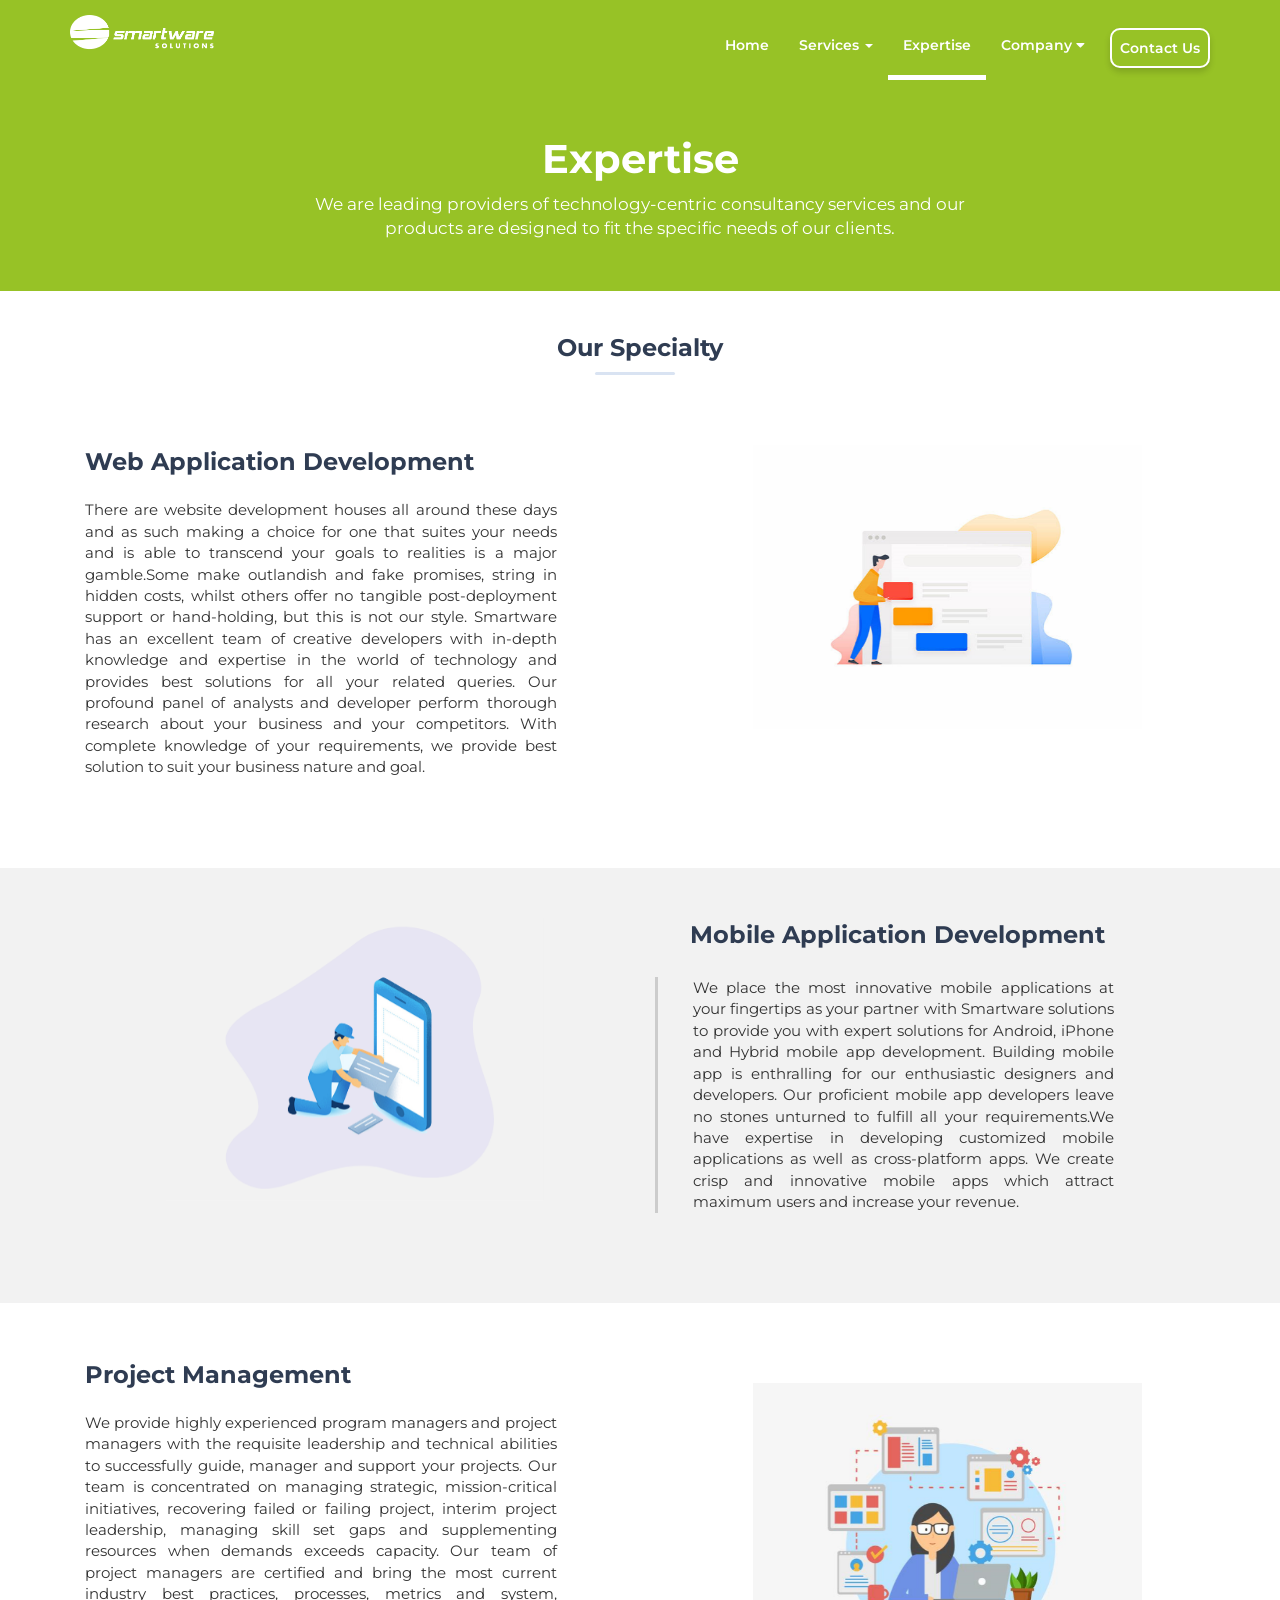
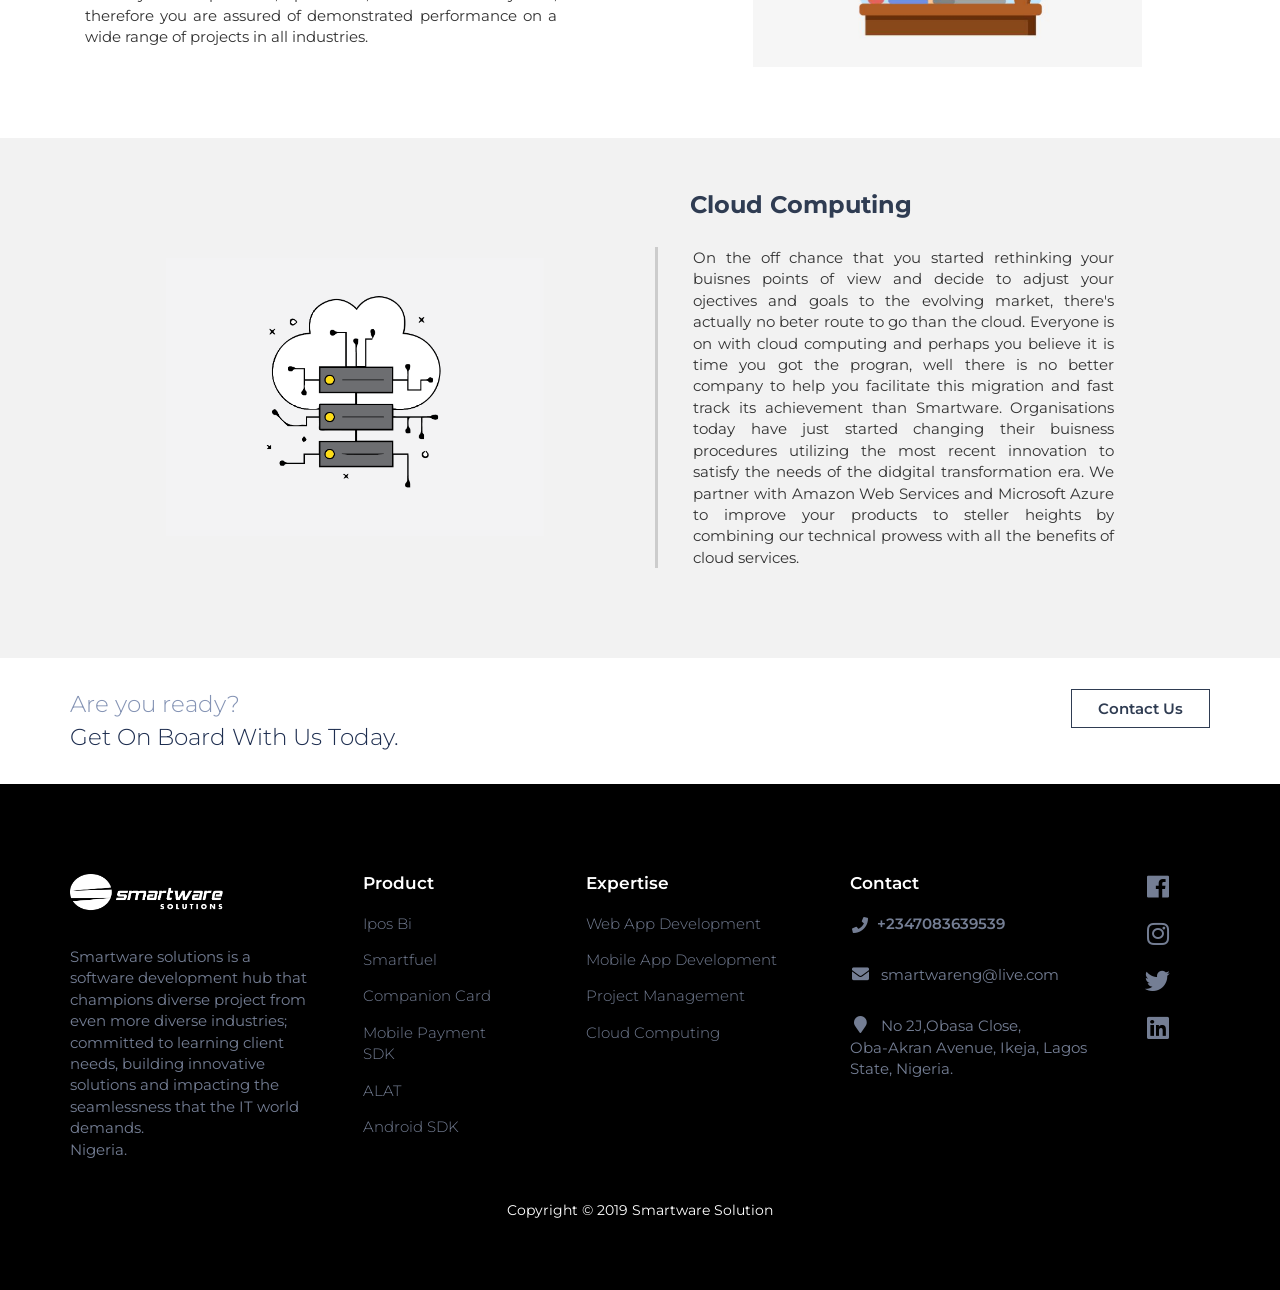
<file: HtmlSite/Expertise.html>
<!DOCTYPE html>
<html lang="en">

<head>
    <meta charset="UTF-8">
    <meta name="viewport" content="width=device-width, initial-scale=1.0">
    <meta http-equiv="X-UA-Compatible" content="ie=edge">
    <title>Smartware</title>
    <link rel="stylesheet" type="text/css" href="css/bootstrap.min.css">
    <link rel="stylesheet" type="text/css" href="css/bootstrap-slider.min.css">
    <link rel="stylesheet" type="text/css" href="css/fontawesome-all.min.css">
    <link rel="stylesheet" type="text/css" href="css/slick.css">
    <link rel="stylesheet" type="text/css" href="css/style-green.css">
    <link rel="stylesheet" type="text/css" href="css/form.css">
    <link rel="stylesheet" href="https://cdnjs.cloudflare.com/ajax/libs/animate.css/3.7.0/animate.css" />

    <style>
       .dropdown-submenu {
    position: relative;
}

li.dropdown > ul .dropdown-menu::before{
border-left:none;
border:none;
}
.dropdown-submenu .dropdown-menu {
    top: 0;
    left: 100%;
    margin-top: -1px;
}
        
    </style>
</head>

<body>

    <div id="header-holder" class="inner-header contact-header">
        <nav id="nav" class="navbar navbar-default navbar-full">
            <div class="container-fluid">
                <div class="container container-nav">
                    <div class="row">
                        <div class="col-md-12">
                            <div class="navbar-header">
                                <button aria-expanded="false" type="button" class="navbar-toggle collapsed"
                                    data-toggle="collapse" data-target="#bs">
                                    <span class="icon-bar"></span>
                                    <span class="icon-bar"></span>
                                    <span class="icon-bar"></span>
                                </button>
                                <a class="logo-holder" href="index.html">
                                    <div class="logo" style="width:500px;height:18px"></div>
                                </a>
                            </div>
                            <div style="height: 1px;" role="main" aria-expanded="false" class="navbar-collapse collapse"
                                id="bs">
                                <ul class="nav navbar-nav navbar-right">
                                    <li><a href="index.html">Home</a></li>
                                    <li class="dropdown">
                                        <a class="test" tabindex="-1" href="services.html">Services <span
                                                class="caret"></span></a>
                                        <ul class="dropdown-menu">
                                            <li><a tabindex="-1" href="#">Consultancy</a></li>

                                            <li class="dropdown-submenu">
                                                <a class="test" href="#">Products <span class="caret"></span></a>
                                                <ul class="dropdown-menu">
                                                    <li><a href="#">IPos Bi</a></li>
                                                    <li><a href="#">IPos Terminal</a></li>
                                                </ul>
                                            </li>
                                        </ul>
                                    </li>

                                    <li class="dropdown">
                                        <a style="border-bottom:5px solid #ffffff" href="">Expertise</a>
                                    </li>


                                    <li class="dropdown unity-menu">
                                        <a href="">Company <i class="fas fa-caret-down"></i></a>
                                        <ul class="dropdown-menu dropdown-unity">
                                            <li>
                                                <a class=" " href="Aboutus.html"> About Us</a>
                                            </li>

                                            <li>
                                                <a class="" href="career.html"> Career</a>
                                            </li>


                                        </ul>


                                    </li>

                                    <li class="support-button-holder">
                                        <a class="support-button" href="contact.html" >Contact Us</a>
                                    </li>
                                </ul>
                            </div>
                        </div>
                    </div>
                </div>
            </div>
        </nav>

        <div id="page-head" class="container-fluid inner-page">
            <div class="container">
                <div class="row">
                    <div class="col-md-12 text-center">
                        <div class="animated slideInDown page-title">Expertise</div>
                        <div class="col-md-12 text-center">
                            <p class="animated slideInDown"
                                style=" width:60%; text-align:center; margin:auto;color:#ffffff; font-size:17px">
                                We are leading providers of technology-centric consultancy services and our products are
                                designed to fit the specific needs of our clients.
                            </p>
                        </div>
                    </div>
                </div>

                <div class="row">
                    <!-- <div class="col-md-12 text-center">
                        <div class="text">Join the team</div>
                    </div> -->
                </div>
            </div>
        </div>
    </div>

    <!-- <div id="" class="container-fluid">

        <div class="row">
            <div class="col-md-12">
                <div>
                    <div class="row-title" style="color:#66556b; margin-top: 50px;">Join Our Team</div>
                    <div class="row-subtitle"></div>
                </div>
            </div>
        </div>
    </div> -->

    <div id="Expertise" class="container">
        <div class="bg-color"></div>
        <br>
        <br>
        <div class="col-md-12">
            <div>
                <div class="top-title">Our Specialty</div>
                <div class="row-sub"></div>
            </div>
        </div>

        <div class="container">
            <div class="row">

                <div class="col-md-6">

                    <div class="top-title" style="text-align:left; margin-bottom: 20px; margin-top:30px;">Web
                        Application Development</div>
                    <p style="text-align:left;font-size:15px; width: 85%; text-align:justify;">
                        There are website development houses all around these days and as such making a choice for
                        one
                        that suites your needs and is able to transcend your goals to realities is a major
                        gamble.Some make outlandish and fake promises, string in hidden costs, whilst others offer
                        no tangible post-deployment support or hand-holding, but this is not our style. Smartware has an
                        excellent team of creative developers with in-depth knowledge and expertise in the world of
                        technology and provides best solutions for all your related queries. Our profound panel of
                        analysts and developer perform thorough research about your business and your competitors. With
                        complete knowledge of your requirements, we provide best solution to suit your business nature
                        and goal.
                    </p>
                    <br>
                    <!-- <div class="buttons-holder" style="text-align:left;">
                        <button class="read-button">
                            <a href="">Read More</a>
                        </button>

                    </div> -->
                </div>

                <div class="col-md-6">
                    <img class="animated slideInleft" src="images/WebApp.png" alt="" style="width:70%;margin-top:30px;">
                </div>
            </div>


        </div>


    </div>
    <div id="Expertise" class="container-fluid" style="background-color:#F2F2F2">

        <div class="row">
            <div class="container">
                <div class=" col-md-6">
                    <img class="animated slideInright" src="images/MobileDev.png" alt=""
                        style="width:70%;margin-top:50px;">
                </div>

                <div class="col-md-6">
                    <div class="top-title"
                        style="padding-left:35px;text-align:left; margin-top:50px;margin-bottom:25px;">Mobile
                        Application Development</div>
                    <div style="border-left: 3px solid #ccc">
                        <p style="text-align:left;font-size:15px; width: 85%; text-align:justify; padding-left:35px">
                            We place the most innovative mobile applications at your fingertips as your partner with
                            Smartware solutions to provide you with expert solutions for Android, iPhone and Hybrid
                            mobile app development. Building mobile app is enthralling for our enthusiastic designers and
                            developers. Our proficient mobile app developers leave no stones unturned to fulfill all
                            your requirements.We have expertise in developing customized mobile applications as well as
                            cross-platform apps. We create crisp and innovative mobile apps which attract maximum users
                            and increase your revenue.
                        </p>
                    </div>

                    <br>
                    <!-- <div class="buttons-holder" style="text-align:left;padding-left: 35px">
                        <button class="read-button">
                            <a href="">Read More</a>
                        </button>

                    </div> -->
                </div>

            </div>
        </div>

    </div>

    <div id="testimonials" class="container">

        <div class="container">
            <div class="row">

                <div class="col-md-6">
                    <div class="top-title" style="text-align:left; margin-bottom: 20px; margin-top:55px;">Project
                        Management</div>
                    <p style="text-align:left;font-size:15px; width: 85%; text-align:justify;">
                        We provide highly experienced program managers and project managers with the requisite
                        leadership and technical abilities to successfully guide, manager and support your projects.
                        Our team is concentrated on managing strategic, mission-critical initiatives, recovering failed
                        or failing project, interim project leadership, managing skill set gaps and supplementing
                        resources when demands exceeds capacity. Our team of project managers are certified and bring the
                        most current industry best practices, processes, metrics and system, therefore you are assured
                        of demonstrated performance on a wide range of projects in all industries.
                    </p>
                    <br>
                    <!-- <div class="buttons-holder" style="text-align:left;">
                        <button class="read-button">
                            <a href="">Read More</a>
                        </button>

                    </div> -->
                </div>

                <div class="col-md-6">
                    <img class="animated slideInleft" src="images/BuisnessAnalyst.png" alt=""
                        style="width:70%;margin-top:80px;">
                </div>
            </div>


        </div>

    </div>


    <div id="Expertise" class="container-fluid"  style="background-color:#F2F2F2">

        <div class="row">
            <div class="container">
                <div class=" col-md-6">
                    <img class="animated slideInright" src="images/CloudComputing-04.png" alt=""
                        style="width:70%;margin-top:120px;">
                </div>

                <div class="col-md-6">
                    <div class="top-title"
                        style="padding-left:35px;text-align:left; margin-top:50px;margin-bottom:25px;">Cloud Computing</div>
                    <div style="border-left: 3px solid #ccc">
                        <p style="text-align:left;font-size:15px; width: 85%; text-align:justify; padding-left:35px">
                           On the off chance that you started rethinking your buisnes points of view and decide to
                           adjust your ojectives and goals to the evolving market, there's actually no beter route to go
                           than the cloud. Everyone is on with cloud computing and perhaps you believe it is time you got
                           the progran, well there is no better company to help you facilitate this migration and fast track
                           its achievement than Smartware. Organisations today have just started changing their buisness procedures
                           utilizing the most recent innovation to satisfy the needs of the didgital transformation era. We partner
                           with Amazon Web Services and Microsoft Azure to improve your products to steller heights by combining our
                           technical prowess with all the benefits of cloud services.
                        </p>
                    </div>

                    <br>
                    <!-- <div class="buttons-holder" style="text-align:left;padding-left: 35px">
                        <button class="read-button">
                            <a href="">Read More</a>
                        </button>

                    </div> -->
                </div>

            </div>
        </div>

    </div>








    <div id="message1" class="container-fluid contact-area contact-bg">
        <div class="container">
            <div class="row">
                <div class="col-sm-12 col-md-6">
                    <div class="text-other-color1">Are you ready?</div>
                    <div class="text-other-color2">Get On Board With Us Today.</div>
                </div>
                <div class="col-sm-12 col-md-6">
                    <div class="buttons-holder">
                        <a href="contact.html" class="ybtn-accent-contact">Contact Us</a>
                    </div>
                </div>
            </div>
        </div>
    </div>


    <div id="footer" class="container-fluid">
        <div class="container">
            <div class="row">
                <div class="col-xs-6 col-sm-4 col-md-3">
                    <div class="address-holder">
                        <img style="width:60%" src="images/smartlogo.png" alt="">


                        <!-- <div class="phone"><i class="fas fa-phone"></i>+2347083639539</div>
                                    <div class="email"><i class="fas fa-envelope"></i> smartwareng@live.com</div> -->
                        <div class="address">

                            <p>Smartware solutions is a software development hub that champions diverse project from
                                even more diverse industries; committed to learning client needs, building innovative
                                solutions and impacting the seamlessness that the IT world demands.<br>
                                Nigeria.</p>
                        </div>
                    </div>
                </div>
                <div class="col-xs-6 col-sm-2 col-md-2">
                    <div class="footer-menu-holder">
                        <h4>Product</h4>
                        <ul class="footer-menu">
                            <li><a href="">Ipos Bi</a></li>
                            <li><a href="">Smartfuel</a></li>
                            <li><a href="">Companion Card</a></li>
                            <li><a href="">Mobile Payment SDK</a></li>
                            <li><a href="">ALAT</a></li>
                            <li><a href="">Android SDK</a></li>
                        </ul>
                    </div>
                </div>
                <div class="col-xs-6 col-sm-2 col-md-3">
                    <div class="footer-menu-holder">
                        <h4>Expertise</h4>
                        <ul class="footer-menu">
                            <li><a href="">Web App Development</a></li>
                            <li><a href="">Mobile App Development</a></li>
                            <li><a href="">Project Management</a></li>
                            <li><a href="">Cloud Computing</a></li>
                        </ul>
                    </div>
                </div>
                <div class="col-xs-6 col-sm-3 col-md-3">
                    <div class="address-holder">
                        <h4>Contact</h4>
                        <div class="phone"><i class="fas fa-phone"></i>+2347083639539</div>
                        <div class="email"><i class="fas fa-envelope"></i> smartwareng@live.com</div>
                        <div class="email">
                            <span> <i class="fas fa-map-marker"></i>
                                No 2J,Obasa Close,<br>
                                Oba-Akran Avenue, Ikeja, Lagos State,
                                Nigeria.</span>
                        </div>
                    </div>
                </div>
                <div class="col-xs-12 col-sm-1 col-md-1">
                    <div class="social-menu-holder">
                        <ul class="social-menu">
                            <li><a href=""><i class="fab fa-facebook"></i></a></li>
                            <li><a href=""><i class="fab fa-instagram"></i></a></li>
                            <li><a href=""><i class="fab fa-twitter"></i></a></li>
                            <li><a href=""><i class="fab fa-linkedin"></i></a></li>
                        </ul>
                    </div>
                </div>
            </div>


        </div>
        <div style="text-align:center; color: white;background-color:black">
            <span>Copyright © 2019 Smartware Solution</span>
        </div>

    </div>



   










</body>

</html>
</file>
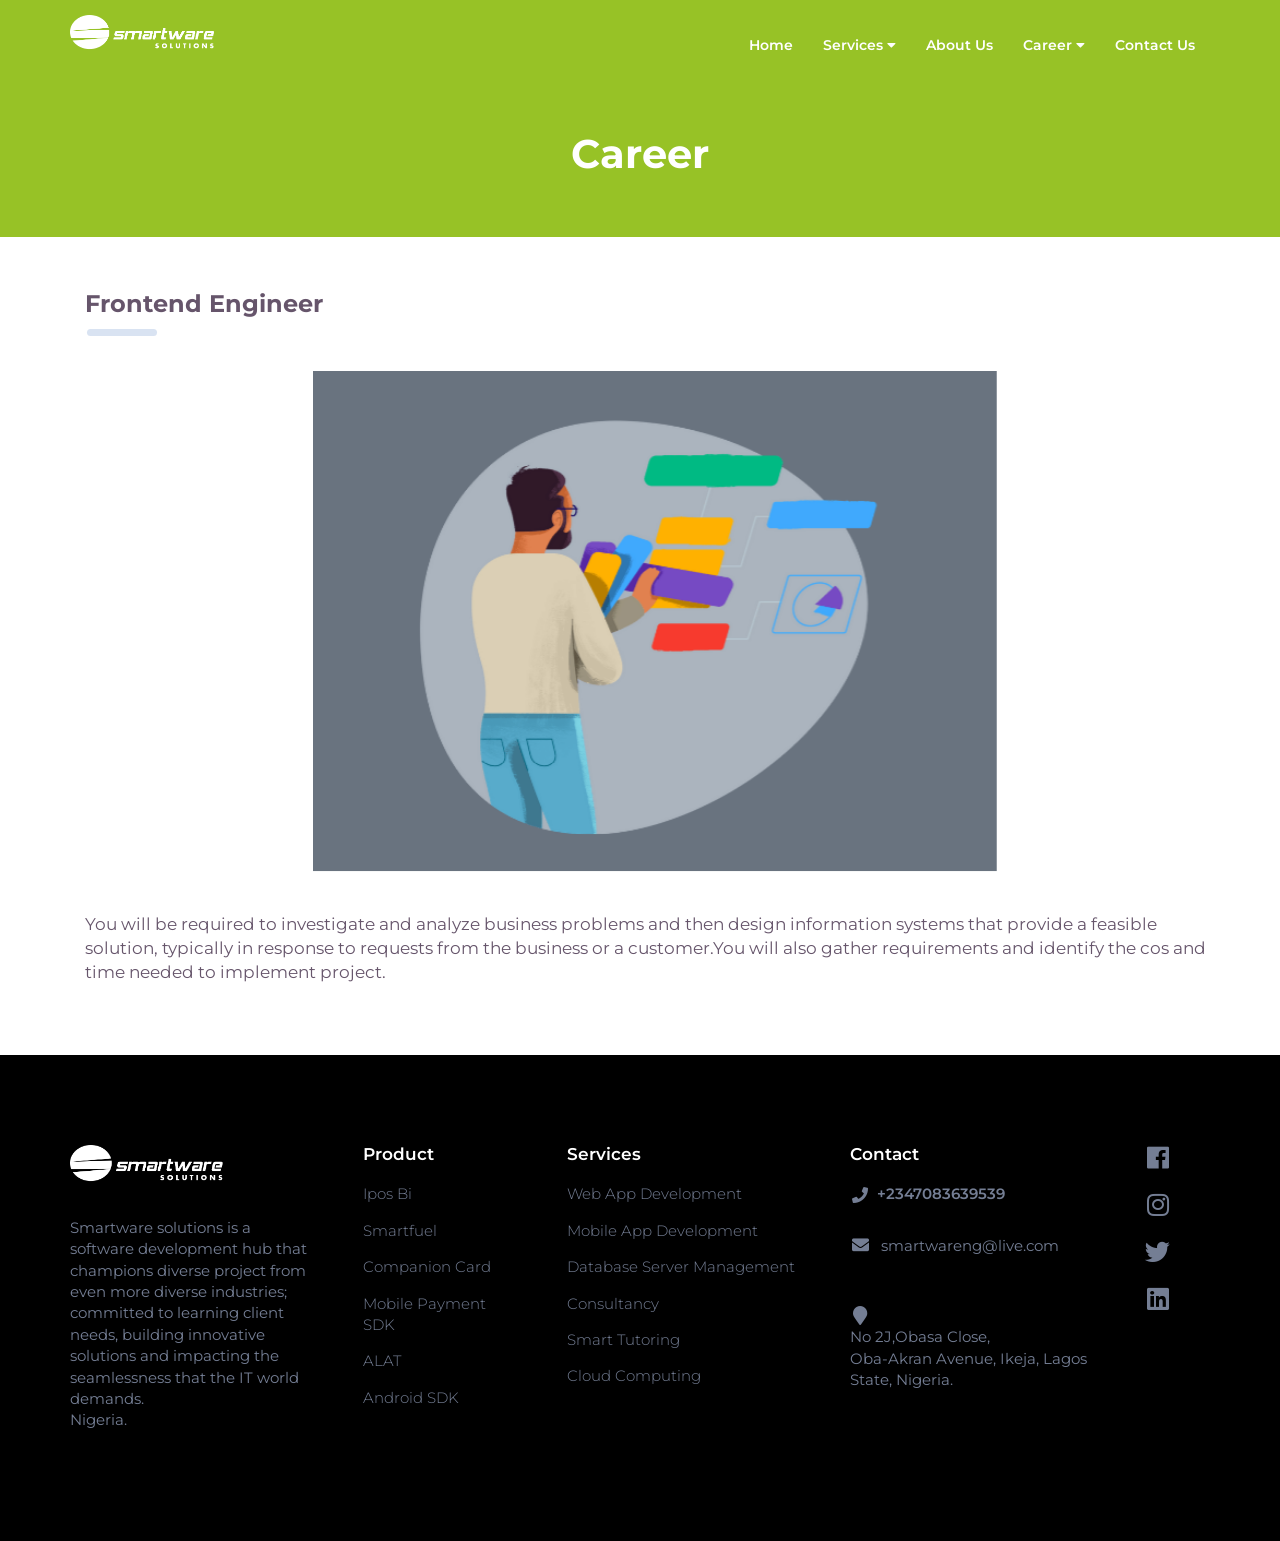
<file: HtmlSite/FrontEng.html>
<!DOCTYPE html>
<html lang="en">

<head>
    <meta charset="UTF-8">
    <meta name="viewport" content="width=device-width, initial-scale=1.0">
    <meta http-equiv="X-UA-Compatible" content="ie=edge">
    <title>Smartware</title>
    <link rel="stylesheet" type="text/css" href="css/bootstrap.min.css">
    <link rel="stylesheet" type="text/css" href="css/bootstrap-slider.min.css">
    <link rel="stylesheet" type="text/css" href="css/fontawesome-all.min.css">
    <link rel="stylesheet" type="text/css" href="css/slick.css">
    <link rel="stylesheet" type="text/css" href="css/style-green.css">
    <link rel="stylesheet" type="text/css" href="css/form.css">
    <link rel="stylesheet" href="https://cdnjs.cloudflare.com/ajax/libs/animate.css/3.7.0/animate.css" />

</head>

<body>

    <div id="header-holder" class="inner-header contact-header">
        <nav id="nav" class="navbar navbar-default navbar-full">
            <div class="container-fluid">
                <div class="container container-nav">
                    <div class="row">
                        <div class="col-md-12">
                            <div class="navbar-header">
                                <button aria-expanded="false" type="button" class="navbar-toggle collapsed"
                                    data-toggle="collapse" data-target="#bs">
                                    <span class="icon-bar"></span>
                                    <span class="icon-bar"></span>
                                    <span class="icon-bar"></span>
                                </button>
                                <a class="logo-holder" href="index.html">
                                    <div class="logo" style="width:500px;height:18px"></div>
                                </a>
                            </div>
                            <div style="height: 1px;" role="main" aria-expanded="false" class="navbar-collapse collapse"
                                id="bs">
                                <ul class="nav navbar-nav navbar-right">
                                    <li><a href="index.html">Home</a></li>
                                    <li class="dropdown unity-menu">
                                        <a href="services.html">Services <i class="fas fa-caret-down"></i></a>
                                        <ul class="dropdown-menu dropdown-unity">
                                            <li>
                                                <a class=" " href="services.html">
                                                    <div class="unity-box">

                                                        <div class="unity-title">
                                                            Web App Development
                                                        </div>

                                                    </div>
                                                </a>
                                            </li>

                                            <li>
                                                <a class=" " href="services.html">
                                                    <div class="unity-box">

                                                        <div class="unity-title">
                                                            Mobile App Development
                                                        </div>

                                                    </div>
                                                </a>
                                            </li>

                                            <li>
                                                <a class=" " href="services.html">
                                                    <div class="unity-box">

                                                        <div class="unity-title">
                                                            Consultancy
                                                        </div>

                                                    </div>
                                                </a>
                                            </li>

                                            <li>
                                                <a class=" " href="services.html">
                                                    <div class="unity-box">

                                                        <div class="unity-title">
                                                            Data Server Management
                                                        </div>

                                                    </div>
                                                </a>
                                            </li>

                                            <li>
                                                <a class=" " href="services.html">
                                                    <div class="unity-box">

                                                        <div class="unity-title">
                                                            Smart Tutoring
                                                        </div>

                                                    </div>
                                                </a>
                                            </li>

                                            <li>
                                                <a class=" " href="services.html">
                                                    <div class="unity-box">

                                                        <div class="unity-title">
                                                            Cloud Computing
                                                        </div>

                                                    </div>
                                                </a>
                                            </li>
                                        </ul>
                                    </li>
                                    <li class="dropdown">
                                        <a href="aboutus.html">About Us </a>
                                    </li>
                                    <li class="dropdown unity-menu">
                                            <a href="career.html">Career <i class="fas fa-caret-down"></i></a>
                                            <ul class="dropdown-menu dropdown-unity">
                                                <li>
                                                    <a class=" " href="SoftwareEng.html">
                                                        <div class="unity-box">
    
                                                            <div class="unity-title">
                                                                Software Engineer
                                                            </div>
    
                                                        </div>
                                                        
                                                    </a>
                                                </li>
    
                                                <li>
                                                    <a class=" " href="BuisnessAnalyst.html">
                                                        <div class="unity-box">
    
                                                            <div class="unity-title">
                                                               Buisness Analyst
                                                            </div>
    
                                                        </div>
                                                        
                                                    </a>
                                                </li>
    
                                                <li>
                                                    <a class="" href="SoftwareTester.html">
                                                        <div class="unity-box">
    
                                                            <div class="unity-title">
                                                               Software Tester
                                                            </div>
    
                                                        </div>
                                                        
                                                    </a>
                                                </li>
    
                                                <li>
                                                    <a class="" href="WebDeveloper.html">
                                                        <div class="unity-box">
    
                                                            <div class="unity-title">
                                                                Web Developer
                                                            </div>
    
                                                        </div>
                                                        
                                                    </a>
                                                </li>
                                                <li>
                                                    <a class="" href="NetworkEngineer.html">
                                                        <div class="unity-box">
    
                                                            <div class="unity-title">
                                                               Network Engineer
                                                            </div>
    
                                                        </div>
                                                        
                                                    </a>
                                                </li>
    
                                            </ul>
    
                                        </li>
                                    <li class="support-button-holder support-dropdown">
                                        <a href="contact.html">Contact Us</a>
                                    </li>
                                </ul>
                            </div>
                        </div>
                    </div>
                </div>
            </div>
        </nav>

        <div id="page-head" class="container-fluid inner-page">
            <div class="container">
                <div class="row">
                    <div class="col-md-12 text-center">
                        <div class="animated slideInDown page-title">Career</div>
                    </div>
                </div>

                <div class="row">
                    <!-- <div class="col-md-12 text-center">
                        <div class="text">Join the team</div>
                    </div> -->
                </div>
            </div>
        </div>
    </div>

    <!-- <div id="" class="container-fluid">

        <div class="row">
            <div class="col-md-12">
                <div>
                    <div class="row-title" style="color:#66556b; margin-top: 50px;">Join Our Team</div>
                    <div class="row-subtitle"></div>
                </div>
            </div>
        </div>
    </div> -->

    <div id="testimonials" class="container">
        <div class="bg-color"></div>

        <div class="col-md-12">
            <div>
                <div class="row-title" style="color:#66556b; margin-top: 50px; text-align: left">Frontend Engineer</div>
                <div class="row-line"></div>
            </div>
        </div>

        <div class="container">
            <div class="row">

                <div class="col-md-12">
                    <img class="animated zoomin" style="width:60%; margin-top: 50px" src="images/SoftwareTester.png" alt="">
                    <div id="testimonials-slider">
                        <!-- <img style="width:80%;" src="images/clientelle.png" alt=""> -->
                    </div>
                </div>


            </div>
            <br>
            <div class="row">
                <div class="col-xs-12">
                    <p style="color:#66556b; font-size:17px; text-align: left">You will be required to investigate and
                        analyze business
                        problems and then design information systems that provide a feasible solution,
                        typically in response to requests from the business or a customer.You will also gather
                        requirements and identify the cos and time needed to implement project.
                    </p>

                </div>
            </div>
        </div>
    </div>

    <div id="footer" class="container-fluid">
        <div class="container">
            <div class="row">
                <div class="col-xs-6 col-sm-4 col-md-3">
                    <div class="address-holder">
                        <img style="width:60%" src="images/smartlogo.png" alt="">

                        <!-- <div class="phone"><i class="fas fa-phone"></i>+2347083639539</div>
                                <div class="email"><i class="fas fa-envelope"></i> smartwareng@live.com</div> -->
                        <div class="address">

                            <p>Smartware solutions is a software development hub that champions diverse project from
                                even more diverse industries; committed to learning client needs, building innovative
                                solutions and impacting the seamlessness that the IT world demands.<br>
                                Nigeria.</p>
                        </div>
                    </div>
                </div>
                <div class="col-xs-6 col-sm-2 col-md-2">
                    <div class="footer-menu-holder">
                        <h4>Product</h4>
                        <ul class="footer-menu">
                            <li><a href="">Ipos Bi</a></li>
                            <li><a href="">Smartfuel</a></li>
                            <li><a href="">Companion Card</a></li>
                            <li><a href="">Mobile Payment SDK</a></li>
                            <li><a href="">ALAT</a></li>
                            <li><a href="">Android SDK</a></li>
                        </ul>
                    </div>
                </div>
                <div class="col-xs-6 col-sm-2 col-md-3">
                    <div class="footer-menu-holder">
                        <h4>Services</h4>
                        <ul class="footer-menu">
                            <li><a href="">Web App Development</a></li>
                            <li><a href="">Mobile App Development</a></li>
                            <li><a href="">Database Server Management</a></li>
                            <li><a href="">Consultancy</a></li>
                            <li><a href="">Smart Tutoring</a></li>
                            <li><a href="">Cloud Computing</a></li>
                        </ul>
                    </div>
                </div>
                <div class="col-xs-6 col-sm-3 col-md-3">
                    <div class="address-holder">
                        <h4>Contact</h4>
                        <div class="phone"><i class="fas fa-phone"></i>+2347083639539</div>
                        <div class="email"><i class="fas fa-envelope"></i> smartwareng@live.com</div>
                        <div class="address">
                            <i class="fas fa-map-marker"></i>
                            <div>No 2J,Obasa Close,<br>
                                Oba-Akran Avenue, Ikeja, Lagos State,
                                Nigeria.</div>
                        </div>
                    </div>
                </div>
                <div class="col-xs-12 col-sm-1 col-md-1">
                    <div class="social-menu-holder">
                        <ul class="social-menu">
                            <li><a href="#"><i class="fab fa-facebook"></i></a></li>
                            <li><a href="#"><i class="fab fa-instagram"></i></a></li>
                            <li><a href="#"><i class="fab fa-twitter"></i></a></li>
                            <li><a href="#"><i class="fab fa-linkedin"></i></a></li>
                        </ul>
                    </div>
                </div>
            </div>
        </div>
    </div>













</body>

</html>
</file>
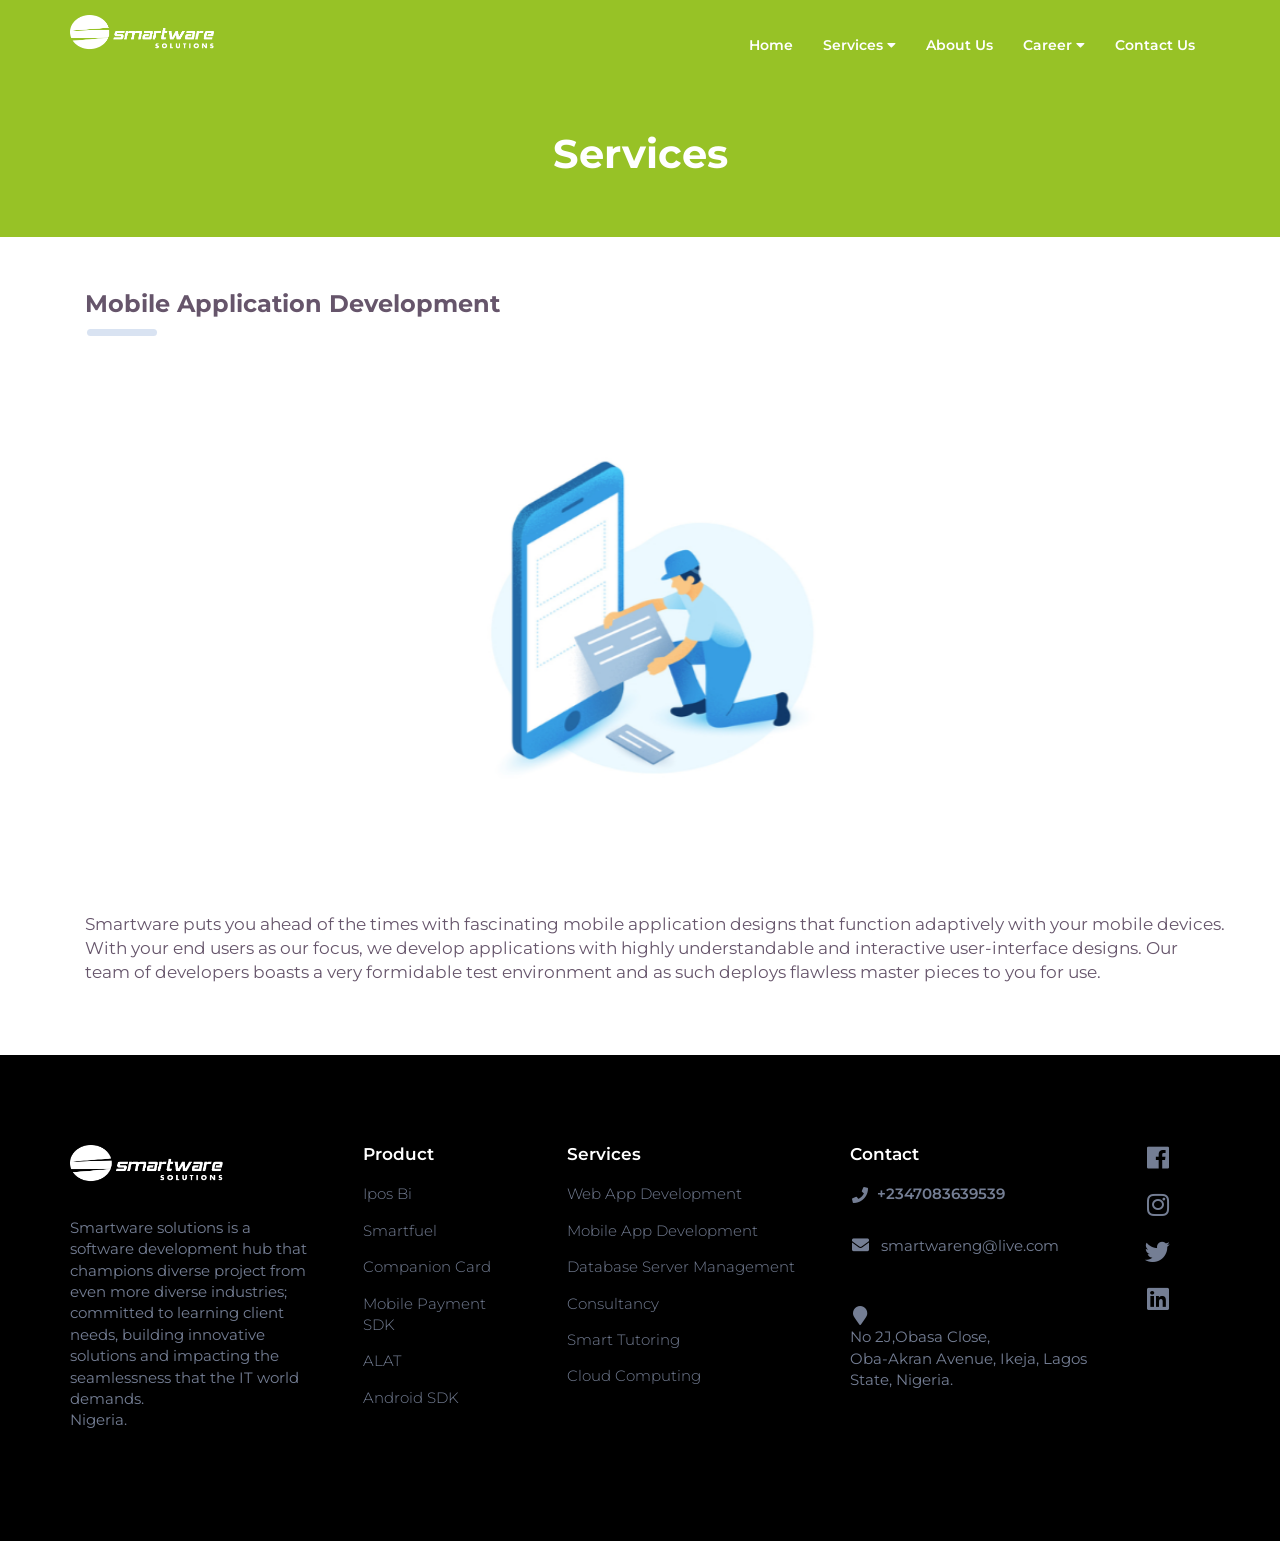
<file: HtmlSite/MobileApp.html>
<!DOCTYPE html>
<html lang="en">

<head>
    <meta charset="UTF-8">
    <meta name="viewport" content="width=device-width, initial-scale=1.0">
    <meta http-equiv="X-UA-Compatible" content="ie=edge">
    <title>Smartware</title>
    <link rel="stylesheet" type="text/css" href="css/bootstrap.min.css">
    <link rel="stylesheet" type="text/css" href="css/bootstrap-slider.min.css">
    <link rel="stylesheet" type="text/css" href="css/fontawesome-all.min.css">
    <link rel="stylesheet" type="text/css" href="css/slick.css">
    <link rel="stylesheet" type="text/css" href="css/style-green.css">
    <link rel="stylesheet" type="text/css" href="css/form.css">
    <link rel="stylesheet" href="https://cdnjs.cloudflare.com/ajax/libs/animate.css/3.7.0/animate.css" />

</head>

<body>

    <div id="header-holder" class="inner-header contact-header">
        <nav id="nav" class="navbar navbar-default navbar-full">
            <div class="container-fluid">
                <div class="container container-nav">
                    <div class="row">
                        <div class="col-md-12">
                            <div class="navbar-header">
                                <button aria-expanded="false" type="button" class="navbar-toggle collapsed"
                                    data-toggle="collapse" data-target="#bs">
                                    <span class="icon-bar"></span>
                                    <span class="icon-bar"></span>
                                    <span class="icon-bar"></span>
                                </button>
                                <a class="logo-holder" href="index.html">
                                    <div class="logo" style="width:500px;height:18px"></div>
                                </a>
                            </div>
                            <div style="height: 1px;" role="main" aria-expanded="false" class="navbar-collapse collapse"
                                id="bs">
                                <ul class="nav navbar-nav navbar-right">
                                    <li><a href="index.html">Home</a></li>
                                    <li class="dropdown unity-menu">
                                        <a href="services.html">Services <i class="fas fa-caret-down"></i></a>
                                        <ul class="dropdown-menu dropdown-unity">
                                            <li>
                                                <a class=" " href="WebApp.html">
                                                    <div class="unity-box">

                                                        <div class="unity-title">
                                                            Web App Development
                                                        </div>

                                                    </div>
                                                </a>
                                            </li>

                                            <li>
                                                <a class=" " href="Consultancy.html">
                                                    <div class="unity-box">

                                                        <div class="unity-title">
                                                            Consultancy
                                                        </div>

                                                    </div>
                                                </a>
                                            </li>

                                            <li>
                                                <a class=" " href="Outsourcing.html">
                                                    <div class="unity-box">

                                                        <div class="unity-title">
                                                           Recruitment Outsourcing
                                                        </div>

                                                    </div>
                                                </a>
                                            </li>

                                            <li>
                                                <a class=" " href="SmartTut.html">
                                                    <div class="unity-box">

                                                        <div class="unity-title">
                                                            Smart Tutoring
                                                        </div>

                                                    </div>
                                                </a>
                                            </li>

                                            <li>
                                                <a class=" " href="CloudComp.html">
                                                    <div class="unity-box">

                                                        <div class="unity-title">
                                                            Cloud Computing
                                                        </div>

                                                    </div>
                                                </a>
                                            </li>
                                        </ul>
                                    </li>
                                    <li class="dropdown">
                                        <a href="aboutus.html">About Us </a>
                                    </li>
                                    <li class="dropdown unity-menu">
                                        <a href="career.html">Career <i class="fas fa-caret-down"></i></a>
                                        <ul class="dropdown-menu dropdown-unity">
                                            <li>
                                                <a class=" " href="SoftwareEng.html">
                                                    <div class="unity-box">

                                                        <div class="unity-title">
                                                            Software Engineer
                                                        </div>

                                                    </div>
                                                    
                                                </a>
                                            </li>

                                            <li>
                                                <a class=" " href="SystemAnalyst.html">
                                                    <div class="unity-box">

                                                        <div class="unity-title">
                                                            System Analyst
                                                        </div>

                                                    </div>
                                                    
                                                </a>
                                            </li>

                                            <li>
                                                <a class="" href="SoftwareTester.html">
                                                    <div class="unity-box">

                                                        <div class="unity-title">
                                                           Software Tester
                                                        </div>

                                                    </div>
                                                    
                                                </a>
                                            </li>

                                            <li>
                                                <a class="" href="WebDeveloper.html">
                                                    <div class="unity-box">

                                                        <div class="unity-title">
                                                            Web Developer
                                                        </div>

                                                    </div>
                                                    
                                                </a>
                                            </li>
                                            <li>
                                                <a class="" href="NetworkEngineer.html">
                                                    <div class="unity-box">

                                                        <div class="unity-title">
                                                           Network Engineer
                                                        </div>

                                                    </div>
                                                    
                                                </a>
                                            </li>

                                        </ul>

                                    </li>
                                    <li class="support-button-holder support-dropdown">
                                        <a href="contact.html">Contact Us</a>
                                    </li>
                                </ul>
                            </div>
                        </div>
                    </div>
                </div>
            </div>
        </nav>

        <div id="page-head" class="container-fluid inner-page">
            <div class="container">
                <div class="row">
                    <div class="col-md-12 text-center">
                        <div class="animated slideInDown page-title">Services</div>
                    </div>
                </div>

                <div class="row">
                    <!-- <div class="col-md-12 text-center">
                        <div class="text">Join the team</div>
                    </div> -->
                </div>
            </div>
        </div>
    </div>

    <!-- <div id="" class="container-fluid">

        <div class="row">
            <div class="col-md-12">
                <div>
                    <div class="row-title" style="color:#66556b; margin-top: 50px;">Join Our Team</div>
                    <div class="row-subtitle"></div>
                </div>
            </div>
        </div>
    </div> -->

    <div id="testimonials" class="container">
        <div class="bg-color"></div>

        <div class="col-md-12">
            <div>
                <div class="row-title" style="color:#66556b; margin-top: 50px; text-align: left">Mobile Application
                    Development</div>
                <div class="row-line"></div>
            </div>
        </div>

        <div class="container">
            <div class="row">

                <div class="col-md-12">
                    <img class="animated zoomin" style="width:60%; margin-top: 50px" src="images/MobileApp.png" alt="">
                    <div id="testimonials-slider">
                        <!-- <img style="width:80%;" src="images/clientelle.png" alt=""> -->
                    </div>
                </div>


            </div>
            <br>
            <div class="row">
                <div class="col-xs-12">
                    <p style="color:#66556b; font-size:17px; text-align: left">Smartware puts you ahead of the times
                        with fascinating mobile application designs that function adaptively with your mobile devices.
                        With your end users as our focus, we develop applications with highly understandable and
                        interactive user-interface designs. Our team of developers boasts a very formidable test
                        environment and as such deploys flawless master pieces to you for use.

                    </p>

                </div>
            </div>
        </div>
    </div>

    <div id="footer" class="container-fluid">
        <div class="container">
            <div class="row">
                <div class="col-xs-6 col-sm-4 col-md-3">
                    <div class="address-holder">
                        <img style="width:60%" src="images/smartlogo.png" alt="">

                        <!-- <div class="phone"><i class="fas fa-phone"></i>+2347083639539</div>
                                <div class="email"><i class="fas fa-envelope"></i> smartwareng@live.com</div> -->
                        <div class="address">

                            <p>Smartware solutions is a software development hub that champions diverse project from
                                even more diverse industries; committed to learning client needs, building innovative
                                solutions and impacting the seamlessness that the IT world demands.<br>
                                Nigeria.</p>
                        </div>
                    </div>
                </div>
                <div class="col-xs-6 col-sm-2 col-md-2">
                    <div class="footer-menu-holder">
                        <h4>Product</h4>
                        <ul class="footer-menu">
                            <li><a href="">Ipos Bi</a></li>
                            <li><a href="">Smartfuel</a></li>
                            <li><a href="">Companion Card</a></li>
                            <li><a href="">Mobile Payment SDK</a></li>
                            <li><a href="">ALAT</a></li>
                            <li><a href="">Android SDK</a></li>
                        </ul>
                    </div>
                </div>
                <div class="col-xs-6 col-sm-2 col-md-3">
                    <div class="footer-menu-holder">
                        <h4>Services</h4>
                        <ul class="footer-menu">
                            <li><a href="">Web App Development</a></li>
                            <li><a href="">Mobile App Development</a></li>
                            <li><a href="">Database Server Management</a></li>
                            <li><a href="">Consultancy</a></li>
                            <li><a href="">Smart Tutoring</a></li>
                            <li><a href="">Cloud Computing</a></li>
                        </ul>
                    </div>
                </div>
                <div class="col-xs-6 col-sm-3 col-md-3">
                    <div class="address-holder">
                        <h4>Contact</h4>
                        <div class="phone"><i class="fas fa-phone"></i>+2347083639539</div>
                        <div class="email"><i class="fas fa-envelope"></i> smartwareng@live.com</div>
                        <div class="address">
                            <i class="fas fa-map-marker"></i>
                            <div>No 2J,Obasa Close,<br>
                                Oba-Akran Avenue, Ikeja, Lagos State,
                                Nigeria.</div>
                        </div>
                    </div>
                </div>
                <div class="col-xs-12 col-sm-1 col-md-1">
                    <div class="social-menu-holder">
                        <ul class="social-menu">
                            <li><a href="#"><i class="fab fa-facebook"></i></a></li>
                            <li><a href="#"><i class="fab fa-instagram"></i></a></li>
                            <li><a href="#"><i class="fab fa-twitter"></i></a></li>
                            <li><a href="#"><i class="fab fa-linkedin"></i></a></li>
                        </ul>
                    </div>
                </div>
            </div>
        </div>
    </div>













</body>

</html>
</file>
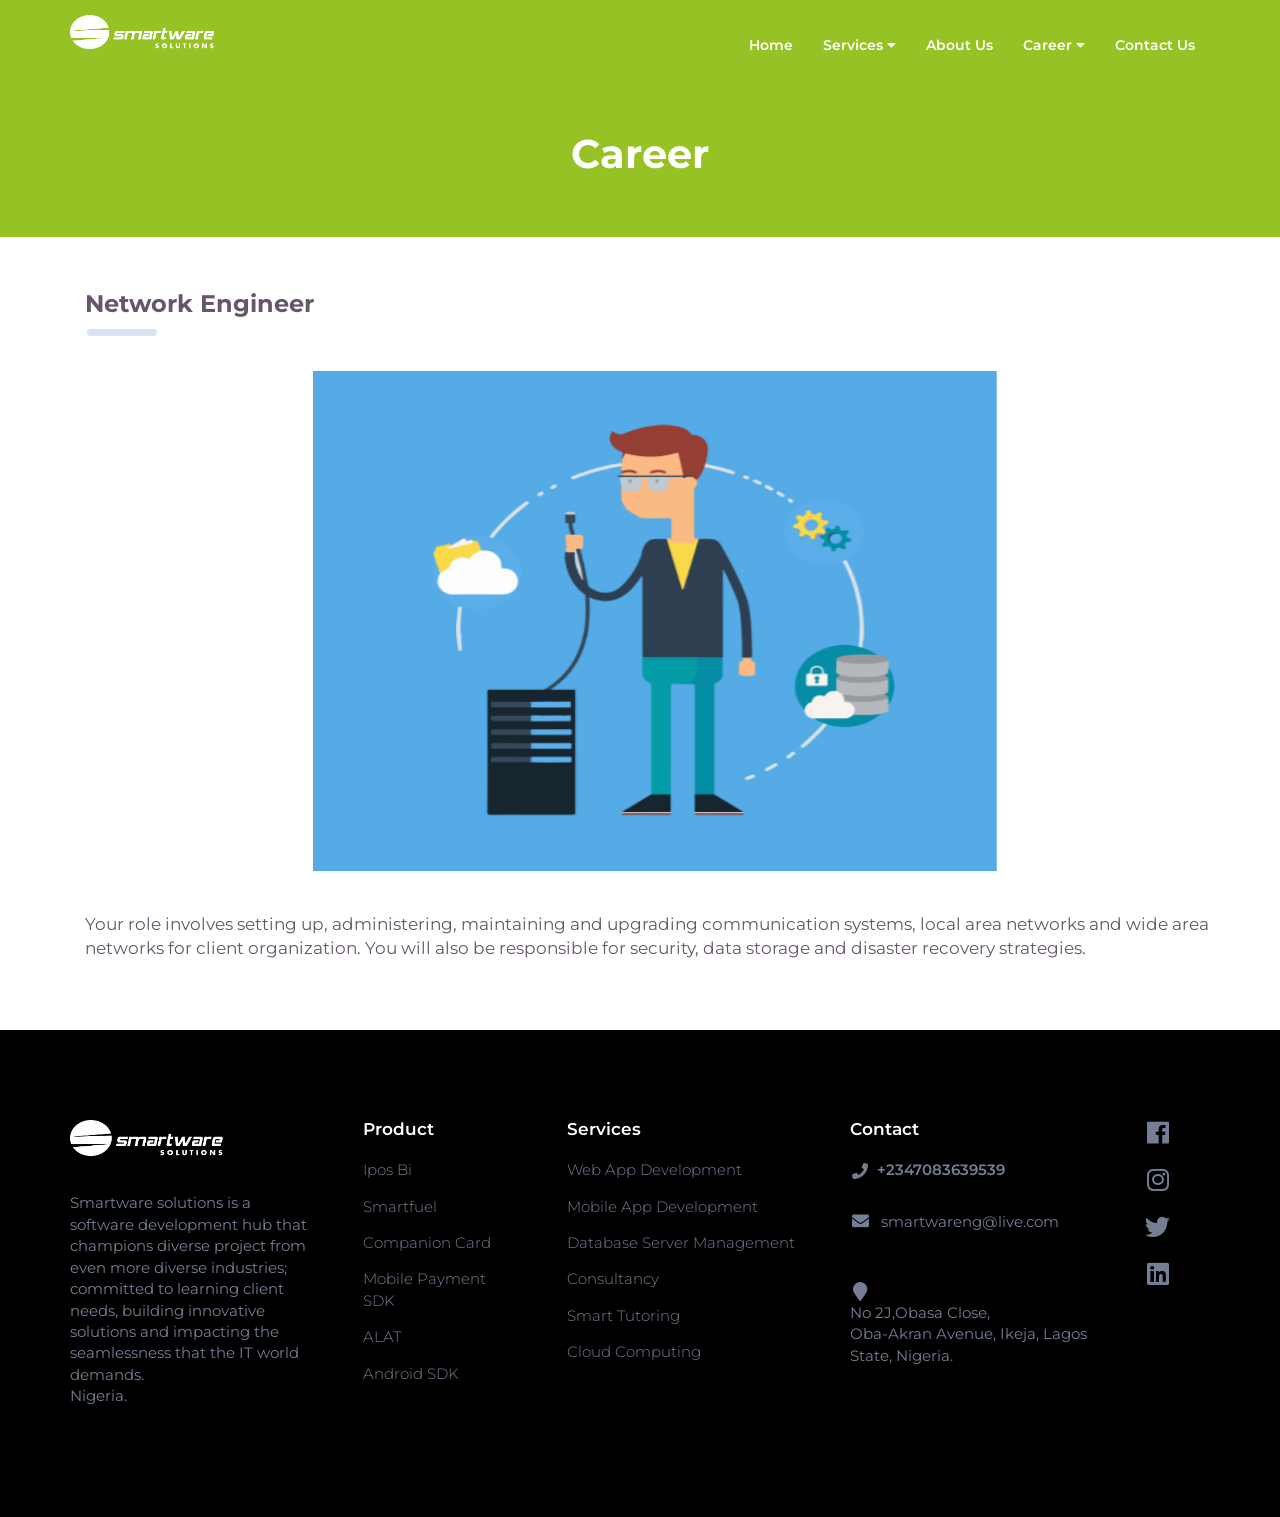
<file: HtmlSite/NetworkEngineer.html>
<!DOCTYPE html>
<html lang="en">

<head>
    <meta charset="UTF-8">
    <meta name="viewport" content="width=device-width, initial-scale=1.0">
    <meta http-equiv="X-UA-Compatible" content="ie=edge">
    <title>Smartware</title>
    <link rel="stylesheet" type="text/css" href="css/bootstrap.min.css">
    <link rel="stylesheet" type="text/css" href="css/bootstrap-slider.min.css">
    <link rel="stylesheet" type="text/css" href="css/fontawesome-all.min.css">
    <link rel="stylesheet" type="text/css" href="css/slick.css">
    <link rel="stylesheet" type="text/css" href="css/style-green.css">
    <link rel="stylesheet" type="text/css" href="css/form.css">
    <link rel="stylesheet" href="https://cdnjs.cloudflare.com/ajax/libs/animate.css/3.7.0/animate.css" />

</head>

<body>

    <div id="header-holder" class="inner-header contact-header">
        <nav id="nav" class="navbar navbar-default navbar-full">
            <div class="container-fluid">
                <div class="container container-nav">
                    <div class="row">
                        <div class="col-md-12">
                            <div class="navbar-header">
                                <button aria-expanded="false" type="button" class="navbar-toggle collapsed"
                                    data-toggle="collapse" data-target="#bs">
                                    <span class="icon-bar"></span>
                                    <span class="icon-bar"></span>
                                    <span class="icon-bar"></span>
                                </button>
                                <a class="logo-holder" href="index.html">
                                    <div class="logo" style="width:500px;height:18px"></div>
                                </a>
                            </div>
                            <div style="height: 1px;" role="main" aria-expanded="false" class="navbar-collapse collapse"
                                id="bs">
                                <ul class="nav navbar-nav navbar-right">
                                    <li><a href="index.html">Home</a></li>
                                    <li class="dropdown unity-menu">
                                        <a href="services.html">Services <i class="fas fa-caret-down"></i></a>
                                        <ul class="dropdown-menu dropdown-unity">
                                            <li>
                                                <a class=" " href="services.html">
                                                    <div class="unity-box">

                                                        <div class="unity-title">
                                                            Web App Development
                                                        </div>

                                                    </div>
                                                </a>
                                            </li>

                                            <li>
                                                <a class=" " href="services.html">
                                                    <div class="unity-box">

                                                        <div class="unity-title">
                                                            Mobile App Development
                                                        </div>

                                                    </div>
                                                </a>
                                            </li>

                                            <li>
                                                <a class=" " href="services.html">
                                                    <div class="unity-box">

                                                        <div class="unity-title">
                                                            Consultancy
                                                        </div>

                                                    </div>
                                                </a>
                                            </li>

                                            <li>
                                                <a class=" " href="services.html">
                                                    <div class="unity-box">

                                                        <div class="unity-title">
                                                            Data Server Management
                                                        </div>

                                                    </div>
                                                </a>
                                            </li>

                                            <li>
                                                <a class=" " href="services.html">
                                                    <div class="unity-box">

                                                        <div class="unity-title">
                                                            Smart Tutoring
                                                        </div>

                                                    </div>
                                                </a>
                                            </li>

                                            <li>
                                                <a class=" " href="services.html">
                                                    <div class="unity-box">

                                                        <div class="unity-title">
                                                            Cloud Computing
                                                        </div>

                                                    </div>
                                                </a>
                                            </li>
                                        </ul>
                                    </li>
                                    <li class="dropdown">
                                        <a href="aboutus.html">About Us </a>
                                    </li>
                                    <li class="dropdown unity-menu">
                                            <a href="career.html">Career <i class="fas fa-caret-down"></i></a>
                                            <ul class="dropdown-menu dropdown-unity">
                                                <li>
                                                    <a class=" " href="SoftwareEng.html">
                                                        <div class="unity-box">
    
                                                            <div class="unity-title">
                                                                Software Engineer
                                                            </div>
    
                                                        </div>
                                                        
                                                    </a>
                                                </li>
    
                                                <li>
                                                    <a class=" " href="SystemAnalyst.html">
                                                        <div class="unity-box">
    
                                                            <div class="unity-title">
                                                                System Analyst
                                                            </div>
    
                                                        </div>
                                                        
                                                    </a>
                                                </li>
    
                                                <li>
                                                    <a class=" " href="BuisnessAnalyst.html">
                                                        <div class="unity-box">
    
                                                            <div class="unity-title">
                                                               Buisness Analyst
                                                            </div>
    
                                                        </div>
                                                        
                                                    </a>
                                                </li>
    
                                                <li>
                                                    <a class="" href="SoftwareTester.html">
                                                        <div class="unity-box">
    
                                                            <div class="unity-title">
                                                               Software Tester
                                                            </div>
    
                                                        </div>
                                                        
                                                    </a>
                                                </li>
    
                                                <li>
                                                    <a class="" href="WebDeveloper.html">
                                                        <div class="unity-box">
    
                                                            <div class="unity-title">
                                                                Web Developer
                                                            </div>
    
                                                        </div>
                                                        
                                                    </a>
                                                </li>
                                             
                                            </ul>
    
                                        </li>
                                    <li class="support-button-holder support-dropdown">
                                        <a href="contact.html">Contact Us</a>
                                    </li>
                                </ul>
                            </div>
                        </div>
                    </div>
                </div>
            </div>
        </nav>

        <div id="page-head" class="container-fluid inner-page">
            <div class="container">
                <div class="row">
                    <div class="col-md-12 text-center">
                        <div class="animated slideInDown page-title">Career</div>
                    </div>
                </div>

                <div class="row">
                    <!-- <div class="col-md-12 text-center">
                        <div class="text">Join the team</div>
                    </div> -->
                </div>
            </div>
        </div>
    </div>

    <!-- <div id="" class="container-fluid">

        <div class="row">
            <div class="col-md-12">
                <div>
                    <div class="row-title" style="color:#66556b; margin-top: 50px;">Join Our Team</div>
                    <div class="row-subtitle"></div>
                </div>
            </div>
        </div>
    </div> -->

    <div id="testimonials" class="container">
        <div class="bg-color"></div>

        <div class="col-md-12">
            <div>
                <div class="row-title" style="color:#66556b; margin-top: 50px; text-align: left">Network Engineer</div>
                <div class="row-line"></div>
            </div>
        </div>

        <div class="container">
            <div class="row">
                
                    <div class="col-md-12">
                        <img class="animated zoomin" style="width:60%; margin-top: 50px" src="images/networkEngineer.png" alt="">
                        <div id="testimonials-slider">
                            <!-- <img style="width:80%;" src="images/clientelle.png" alt=""> -->
                        </div>
                    </div>

               
            </div>
            <br>
            <div class="row">
                <div class="col-xs-12">
                    <p style="color:#66556b; font-size:17px; text-align: left">Your role involves setting up, administering, maintaining and
                        upgrading communication systems, local area networks and wide area networks for
                        client
                        organization. You will also be responsible for security, data storage and disaster
                        recovery strategies.
                    </p>

                </div>
            </div>
        </div>
    </div>

    <div id="footer" class="container-fluid">
        <div class="container">
            <div class="row">
                <div class="col-xs-6 col-sm-4 col-md-3">
                    <div class="address-holder">
                        <img style="width:60%" src="images/smartlogo.png" alt="">

                        <!-- <div class="phone"><i class="fas fa-phone"></i>+2347083639539</div>
                                <div class="email"><i class="fas fa-envelope"></i> smartwareng@live.com</div> -->
                        <div class="address">

                            <p>Smartware solutions is a software development hub that champions diverse project from
                                even more diverse industries; committed to learning client needs, building innovative
                                solutions and impacting the seamlessness that the IT world demands.<br>
                                Nigeria.</p>
                        </div>
                    </div>
                </div>
                <div class="col-xs-6 col-sm-2 col-md-2">
                    <div class="footer-menu-holder">
                        <h4>Product</h4>
                        <ul class="footer-menu">
                            <li><a href="">Ipos Bi</a></li>
                            <li><a href="">Smartfuel</a></li>
                            <li><a href="">Companion Card</a></li>
                            <li><a href="">Mobile Payment SDK</a></li>
                            <li><a href="">ALAT</a></li>
                            <li><a href="">Android SDK</a></li>
                        </ul>
                    </div>
                </div>
                <div class="col-xs-6 col-sm-2 col-md-3">
                    <div class="footer-menu-holder">
                        <h4>Services</h4>
                        <ul class="footer-menu">
                            <li><a href="">Web App Development</a></li>
                            <li><a href="">Mobile App Development</a></li>
                            <li><a href="">Database Server Management</a></li>
                            <li><a href="">Consultancy</a></li>
                            <li><a href="">Smart Tutoring</a></li>
                            <li><a href="">Cloud Computing</a></li>
                        </ul>
                    </div>
                </div>
                <div class="col-xs-6 col-sm-3 col-md-3">
                    <div class="address-holder">
                        <h4>Contact</h4>
                        <div class="phone"><i class="fas fa-phone"></i>+2347083639539</div>
                        <div class="email"><i class="fas fa-envelope"></i> smartwareng@live.com</div>
                        <div class="address">
                            <i class="fas fa-map-marker"></i>
                            <div>No 2J,Obasa Close,<br>
                                Oba-Akran Avenue, Ikeja, Lagos State,
                                Nigeria.</div>
                        </div>
                    </div>
                </div>
                <div class="col-xs-12 col-sm-1 col-md-1">
                    <div class="social-menu-holder">
                        <ul class="social-menu">
                            <li><a href="#"><i class="fab fa-facebook"></i></a></li>
                            <li><a href="#"><i class="fab fa-instagram"></i></a></li>
                            <li><a href="#"><i class="fab fa-twitter"></i></a></li>
                            <li><a href="#"><i class="fab fa-linkedin"></i></a></li>
                        </ul>
                    </div>
                </div>
            </div>
        </div>
    </div>













</body>

</html>
</file>
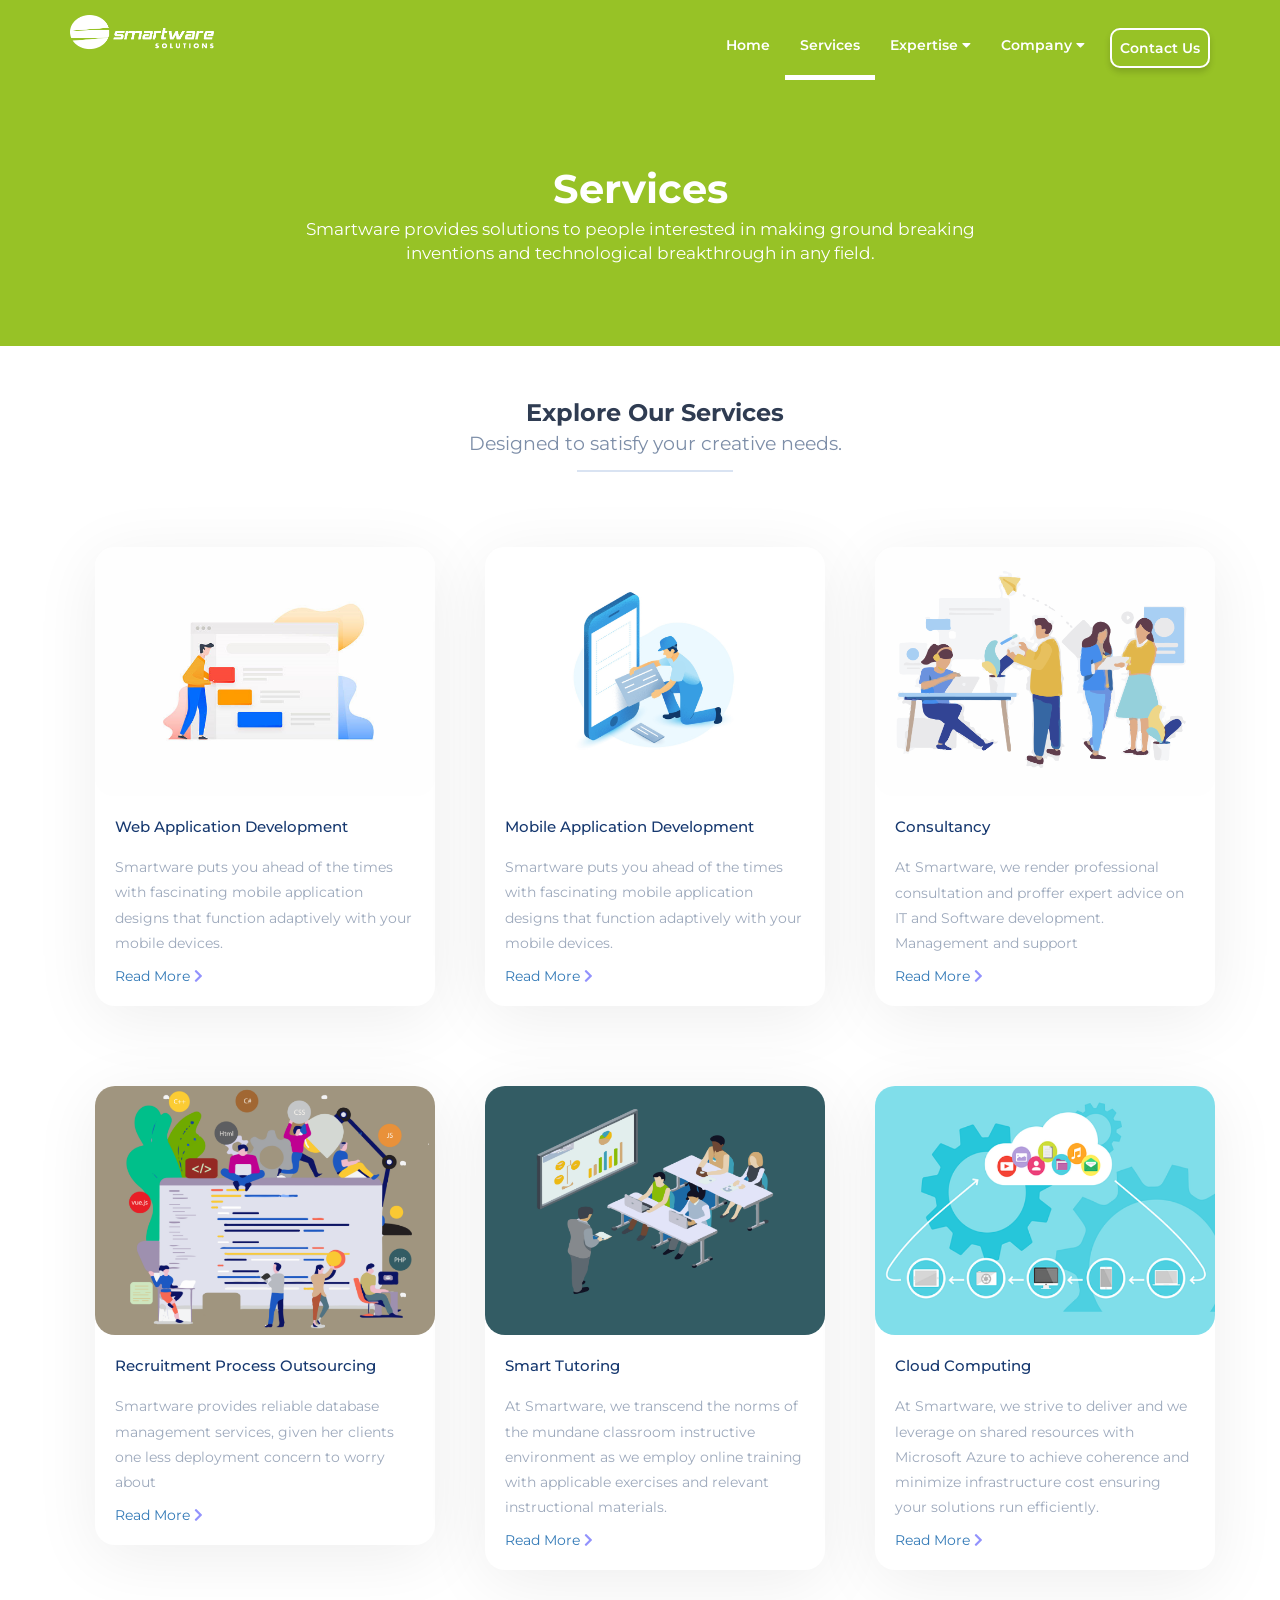
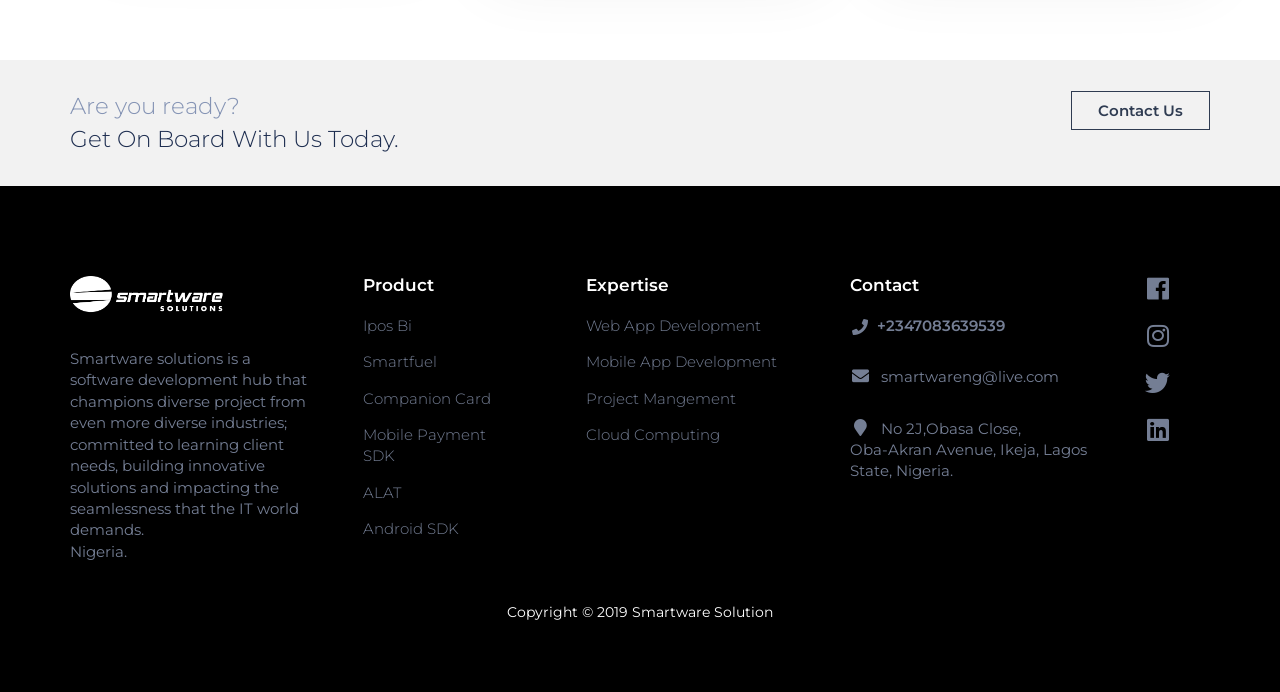
<file: HtmlSite/services.html>
<!doctype html>
<html>

<head>
    <meta charset="UTF-8">
    <meta name="viewport" content="width=device-width, initial-scale=1.0,maximum-scale=1.0, user-scalable=no">
    <title>Smartware</title>
    <link rel="stylesheet" type="text/css" href="css/bootstrap.min.css">
    <link rel="stylesheet" type="text/css" href="css/bootstrap-slider.min.css">
    <link rel="stylesheet" type="text/css" href="css/fontawesome-all.min.css">
    <link rel="stylesheet" type="text/css" href="css/style-green.css">
    <link rel="stylesheet" type="text/css" href="css/slick.css">
    <link rel="stylesheet" href="https://cdnjs.cloudflare.com/ajax/libs/animate.css/3.7.0/animate.css" />
</head>

<body>

    <div id="header-holder" class="about-header">
        <!-- <div class="bg-custom">
        <div class="obj-gradiant1"></div>
        <div class="obj-gradiant2"></div>
    </div> -->
        <nav id="nav" class="navbar navbar-default navbar-full">
            <div class="container-fluid">
                <div class="container container-nav">
                    <div class="row">
                        <div class="col-md-12">
                            <div class="navbar-header">
                                <button aria-expanded="false" type="button" class="navbar-toggle collapsed"
                                    data-toggle="collapse" data-target="#bs">
                                    <span class="icon-bar"></span>
                                    <span class="icon-bar"></span>
                                    <span class="icon-bar"></span>
                                </button>
                                <a class="logo-holder" href="index.html">
                                    <div class="logo" style="width:500px;height:18px"></div>
                                </a>
                            </div>
                            <div style="height: 1px;" role="main" aria-expanded="false" class="navbar-collapse collapse"
                                id="bs">
                                <ul class="nav navbar-nav navbar-right">
                                    <li><a href="index.html">Home</a></li>
                                    <li class="dropdown unity-menu">
                                        <a style="border-bottom:5px solid #ffffff" href="services.html">Services</a>
                                    </li>

                                    <li class="dropdown">
                                            <a href="Expertise.html">Expertise <i class="fas fa-caret-down"></i></a>
                                            <ul class="dropdown-menu dropdown-unity">
                                                <li>
                                                    <a class=" " href=""> Web App Development</a>
                                                </li>
    
                                                <li>
                                                    <a class="" href="">Mobile App Development </a>
                                                </li>
    
                                                <li>
                                                    <a class=" " href="">Project Management </a>
                                                </li>

                                                <li>
                                                    <a class=" " href="">Cloud Computing </a>
                                                </li>
                                            </ul>
                                        </li>
                                    
                                   
                                        <li class="dropdown unity-menu">
                                            <a href="">Company <i class="fas fa-caret-down"></i></a>
                                            <ul class="dropdown-menu dropdown-unity">
                                                <li>
                                                    <a class=" " href="Aboutus.html"> About Us</a>
                                                </li>
    
                                                <li>
                                                    <a class="" href="career.html"> Career</a>
                                                </li>
    
    
                                            </ul>
    
                                        </li>
                                        <li class="support-button-holder support-dropdown">
                                            <a class="support-button" href="contact.html" ">Contact Us</a>
                                        </li>
                                </ul>
                            </div>
                        </div>
                    </div>
                </div>
            </div>
        </nav>

        
        <div id="page-head" class="container-fluid inner-page">
            <div class="container">
                <div class="row">
                    <div class="col-md-12 text-center">
                        <div class="animated slideInDown page-title">Services</div>
                    </div>
                    <div class="col-md-12 text-center">
                        <p class="animated slideInDown"
                            style=" width:60%; text-align:center; margin:auto;color:#ffffff; font-size:17px">
                            Smartware provides solutions to people interested in making ground breaking
                            inventions and technological breakthrough in any field.
                        </p>
                    </div>
                </div>

                <div class="row">
                    <!-- <div class="col-md-12 text-center">
                        <div class="text">Join the team</div>
                    </div> -->
                </div>
            </div>
        </div>
         <!-- <div id="page-head" class="container-fluid inner-page">
            <div class="container">
                <div class="row">
                    <div class="col-md-6 company-info-holder">
                        <h4>About Hostify</h4>
                        <div class="info-slider">
                            <div>
                                <div class="details-holder">
                                    <p>Smartware is wired with all<br>
                                        the necessary tool and technology<br>
                                        to emerge as a global brand in<br>
                                        the next decades. Our indicative<br>
                                        service set us apart.
                                    </p>
                                </div>
                            </div>
                            <div>
                                <div class="details-holder">
                                    <p>Smartware provides solutions to people
                                        interested in making ground breaking
                                        inventions and technological
                                        breakthrough in any field.
                                    </p>
                                </div>
                            </div>
                            <div>
                                <div class="details-holder">
                                    <p>Smartware At vero eos et accusamus<br>
                                        et iusto odio dignissimos ducimus<br>
                                        qui blanditiis praesentium voluptatum<br>
                                        deleniti atque corrupti quos dolores<br>
                                        et quas molestias excepturi sint<br>
                                        occaecati cupiditate non.</p>
                                </div>
                            </div>
                        </div>
                    </div>
                    <div class="col-md-6 text-center">
                        <div class="icons-animation-holder">
                            <div class="aicon aicon1"><img src="images/aicon1.png" alt=""></div>
                            <div class="aicon aicon2"><img src="images/aicon2.png" alt=""></div>
                            <div class="aicon aicon3"><img src="images/aicon3.png" alt=""></div>
                            <div class="aicon aicon4"><img src="images/aicon4.png" alt=""></div>
                            <div class="aicon aicon-main">
                                <svg xmlns="http://www.w3.org/2000/svg" xmlns:xlink="http://www.w3.org/1999/xlink"
                                    viewBox="0 0 134 38" width="124px" height="35px" class="logo">
                                    <text kerning="auto" font-family="Rubik" fill="rgb(255, 255, 255)"
                                        transform="matrix( 11.051445195489, 0, 0, 11.0388026563729,0.08427829227281, 28.538802656373)"
                                        font-size="3px">Smartware</text>
                                </svg>
                            </div>
                        </div>
                    </div>
                </div>
            </div>
        </div> -->
        
        <div id="articles" class="container-fluid">
            <div class="container">

                <div class="container">
                    <div class="row">
                        <div class="col-md-12">
                            <div class="row-title">Explore Our Services</div>
                            <div class="row-subtitle">Designed to satisfy your creative needs.</div>
                        </div>
                    </div>

                    <div class="row">
                        <div class="animated slideInLeft col-sm-6 col-md-4">
                            <div class="article-summary">
                                <div class="article-img"><img src="images/WebApp.png" alt="" /></div>
                                <div class="article-details">
                                    <div class="article-title"><a href="">Web Application Development</a></div>
                                    <div class="article-text">
                                        Smartware puts you ahead of the times with fascinating mobile application designs that
                                        function adaptively with your mobile devices.
                                    </div>
                                    <div>
                                        <a href="WebApp.html">Read More</a>&nbsp;<i class="fas fa-chevron-right" style="color:#9292fd"></i>
                                    </div>
                                </div>
                            </div>
                        </div>
                        <div class="col-sm-6 col-md-4">
                            <div class="article-summary">
                                <div class="article-img"><img src="images/MobileApp.png" alt="" /></div>
                                <div class="article-details">
                                    <div class="article-title"><a href="post.html">Mobile Application Development</a>
                                    </div>
                                    <div class="article-text">Smartware puts you ahead of the times with fascinating mobile application designs that
                                        function adaptively with your mobile devices.
                                    </div>
                                    <div>
                                        <a href="MobileApp.html">Read More</a>&nbsp;<i class="fas fa-chevron-right" style="color:#9292fd"></i>
                                    </div>
                                </div>
                            </div>
                        </div>
                        <div class="animated slideInRight col-sm-6 col-md-4">
                            <div class="article-summary">
                                <div class="article-img"><img src="images/consult.png" alt="" /></div>
                                <div class="article-details">
                                    <div class="article-title"><a href="post.html">Consultancy</a></div>
                                    <div class="article-text">At Smartware, we render professional consultation and proffer expert advice on IT and
                                        Software development. Management and support
                                    </div>
                                    <div>
                                        <a href="Consultancy.html">Read More</a>&nbsp;<i class="fas fa-chevron-right" style="color:#9292fd"></i>
                                    </div>
                                </div>
                            </div>
                        </div>
                        <div class="animated slideInLeft col-sm-6 col-md-4">
                            <div class="article-summary">
                                <div class="article-img"><img src="images/outsourcing.png" alt="" /></div>
                                <div class="article-details">
                                    <div class="article-title"><a href="post.html">Recruitment Process Outsourcing</a>
                                    </div>
                                    <div class="article-text">Smartware provides reliable database management services, given her clients one less
                                        deployment concern to worry about
                                    </div>
                                    <div>
                                        <a href="Outsourcing.html">Read More</a>&nbsp;<i class="fas fa-chevron-right" style="color:#9292fd"></i>
                                    </div>
                                </div>
                            </div>
                        </div>
                        <div class="col-sm-6 col-md-4">
                            <div class="article-summary">
                                <div class="article-img"><img src="images/SmartTut.png" alt="" /></div>
                                <div class="article-details">
                                    <div class="article-title"><a href="post.html">Smart tutoring</a></div>
                                    <div class="article-text">At Smartware, we transcend the norms of the mundane classroom instructive environment as
                                        we employ online training with applicable exercises and relevant instructional materials.
                                    </div>
                                    <div>
                                        <a href="SmartTut.html">Read More</a>&nbsp;<i class="fas fa-chevron-right" style="color:#9292fd"></i>
                                    </div>
                                </div>
                            </div>
                        </div>
                        <div class="animated slideInRight col-sm-6 col-md-4">
                            <div class="article-summary">
                                <div class="article-img"><img src="images/CloudComp.png" alt="" /></div>
                                <div class="article-details">
                                    <div class="article-title"><a href="post.html">Cloud Computing</a></div>
                                    <div class="article-text">At Smartware, we strive to deliver and we leverage on shared resources with
                                        Microsoft Azure to achieve coherence and minimize infrastructure cost ensuring your
                                        solutions run efficiently.
                                    </div>
                                    <div>
                                        <a href="CloudComp.html">Read More</a>&nbsp;<i class="fas fa-chevron-right" style="color:#9292fd"></i>
                                    </div>
                                </div>
                            </div>
                        </div>
                        <!-- <div class="col-md-12">
                            <div class="pagination">
                                <span class="current page-number">1</span>
                                <a class="page-number" href="#">2</a>
                                <a class="next page-number" href="#"><i class="fas fa-chevron-right"></i></a>
                            </div>
                        </div> -->
                    </div>
                </div>
            </div>
        </div>

        <div id="message1" class="container-fluid message-area normal-bg">
            <div class="container">
                <div class="row">
                    <div class="col-sm-12 col-md-6">
                        <div class="text-other-color1">Are you ready?</div>
                        <div class="text-other-color2">Get On Board With Us Today.</div>
                    </div>
                    <div class="col-sm-12 col-md-6">
                        <div class="buttons-holder">
                            <a href="contact.html" class="ybtn-accent-contact">Contact Us</a>
                        </div>
                    </div>
                </div>
            </div>
        </div>

        <div id="footer" class="container-fluid">
            <div class="container">
                <div class="row">
                    <div class="col-xs-6 col-sm-4 col-md-3">
                        <div class="address-holder">
                            <img style="width:60%" src="images/smartlogo.png" alt="">


                            <!-- <div class="phone"><i class="fas fa-phone"></i>+2347083639539</div>
                                <div class="email"><i class="fas fa-envelope"></i> smartwareng@live.com</div> -->
                            <div class="address">

                                <p>Smartware solutions is a software development hub that champions diverse project from
                                    even more diverse industries; committed to learning client needs, building
                                    innovative
                                    solutions and impacting the seamlessness that the IT world demands.<br>
                                    Nigeria.</p>
                            </div>
                        </div>
                    </div>
                    <div class="col-xs-6 col-sm-2 col-md-2">
                        <div class="footer-menu-holder">
                            <h4>Product</h4>
                            <ul class="footer-menu">
                                <li><a href="">Ipos Bi</a></li>
                                <li><a href="">Smartfuel</a></li>
                                <li><a href="">Companion Card</a></li>
                                <li><a href="">Mobile Payment SDK</a></li>
                                <li><a href="">ALAT</a></li>
                                <li><a href="">Android SDK</a></li>
                            </ul>
                        </div>
                    </div>
                    <div class="col-xs-6 col-sm-2 col-md-3">
                        <div class="footer-menu-holder">
                            <h4>Expertise</h4>
                            <ul class="footer-menu">
                                    <li><a href="">Web App Development</a></li>
                                    <li><a href="">Mobile App Development</a></li>
                                    <li><a href="">Project Mangement</a></li>
                                    <li><a href="">Cloud Computing</a></li>

                                </ul>
                        </div>
                    </div>
                    <div class="col-xs-6 col-sm-3 col-md-3">
                        <div class="address-holder">
                            <h4>Contact</h4>
                            <div class="phone"><i class="fas fa-phone"></i>+2347083639539</div>
                            <div class="email"><i class="fas fa-envelope"></i> smartwareng@live.com</div>
                            <div class="email">
                                    <span> <i class="fas fa-map-marker"></i>
                                        No 2J,Obasa Close,<br>
                                        Oba-Akran Avenue, Ikeja, Lagos State,
                                        Nigeria.</span>
                                </div>
                        </div>
                    </div>
                    <div class="col-xs-12 col-sm-1 col-md-1">
                        <div class="social-menu-holder">
                            <ul class="social-menu">
                                <li><a href=""><i class="fab fa-facebook"></i></a></li>
                                <li><a href=""><i class="fab fa-instagram"></i></a></li>
                                <li><a href=""><i class="fab fa-twitter"></i></a></li>
                                <li><a href=""><i class="fab fa-linkedin"></i></a></li>
                            </ul>
                        </div>
                    </div>
                </div>
            </div>
            <div style="text-align:center; color: white;background-color:black">
                    <span>Copyright © 2019 Smartware Solution</span>
                </div>
        </div>
        <script src="js/jquery.min.js"></script>
        <script src="js/bootstrap.min.js"></script>
        <script src="js/bootstrap-slider.min.js"></script>
        <script src="js/slick.min.js"></script>
        <script src="js/main.js"></script>
        
    </div>
</body>

</html>
</file>
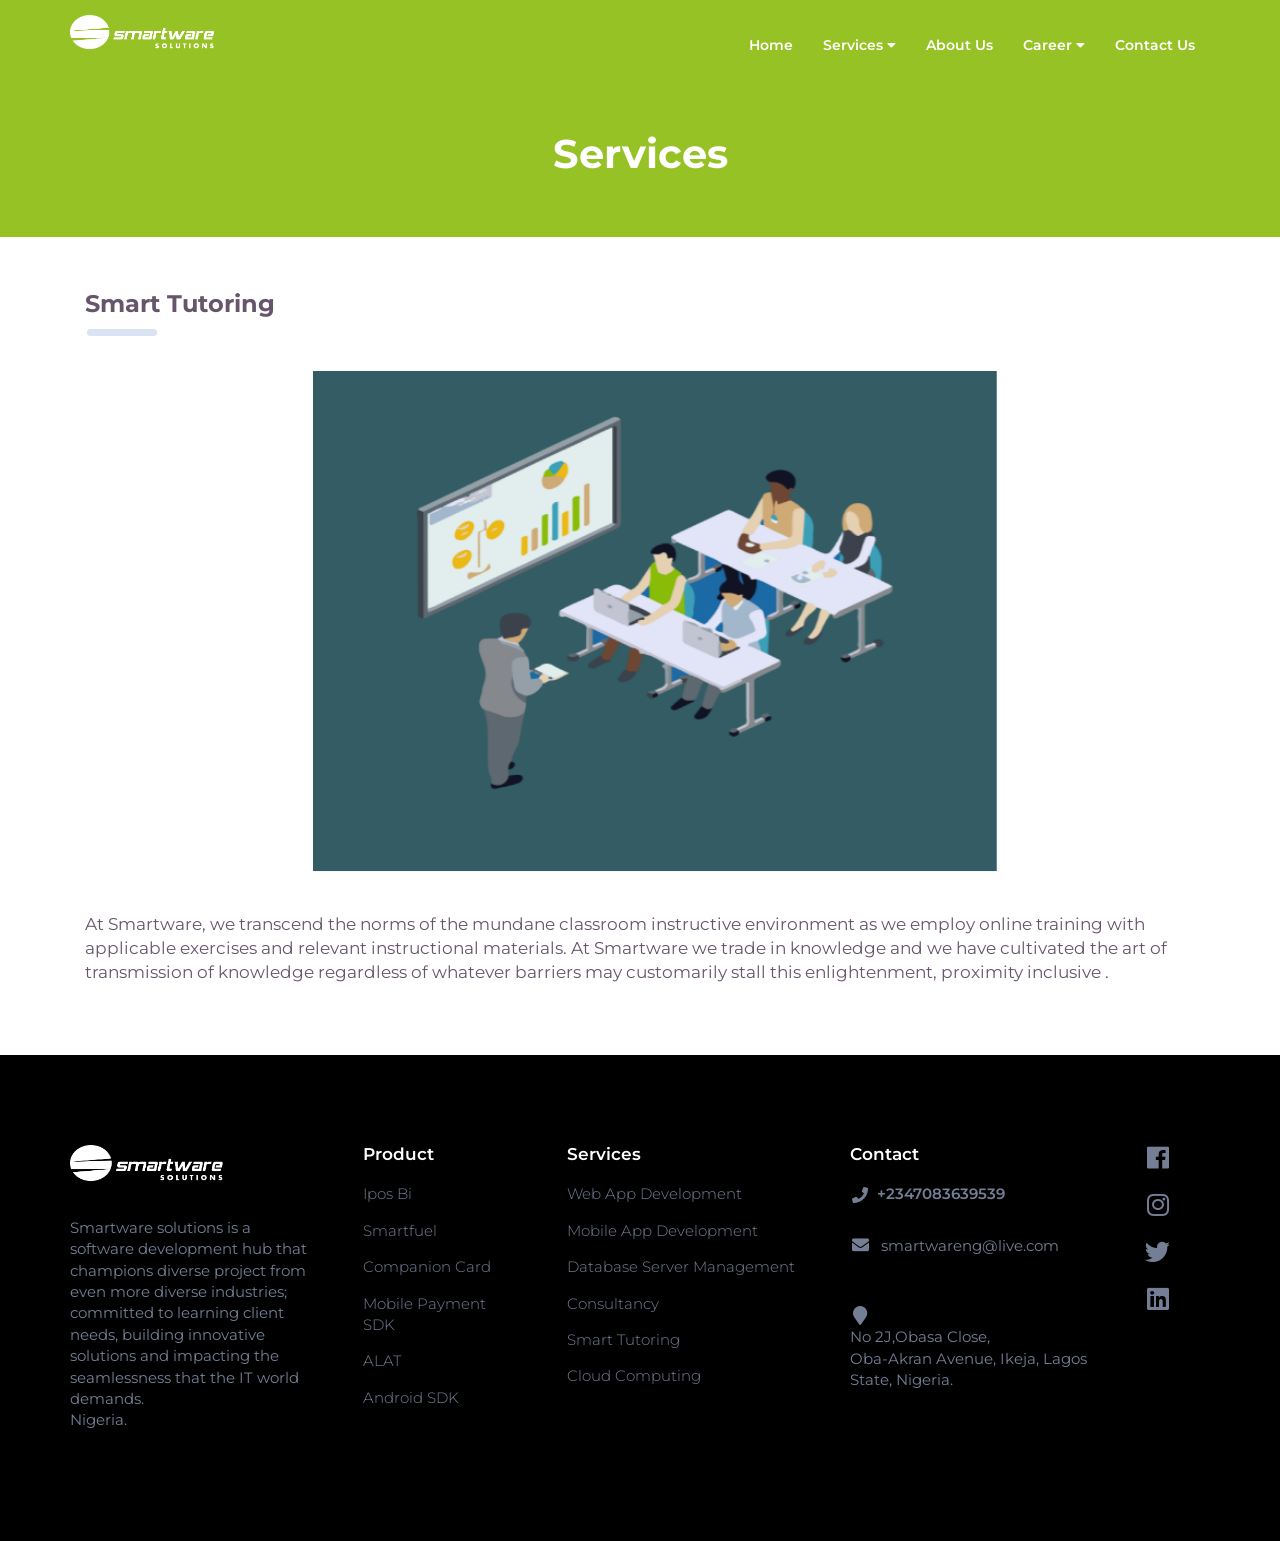
<file: HtmlSite/SmartTut.html>
<!DOCTYPE html>
<html lang="en">

<head>
    <meta charset="UTF-8">
    <meta name="viewport" content="width=device-width, initial-scale=1.0">
    <meta http-equiv="X-UA-Compatible" content="ie=edge">
    <title>Smartware</title>
    <link rel="stylesheet" type="text/css" href="css/bootstrap.min.css">
    <link rel="stylesheet" type="text/css" href="css/bootstrap-slider.min.css">
    <link rel="stylesheet" type="text/css" href="css/fontawesome-all.min.css">
    <link rel="stylesheet" type="text/css" href="css/slick.css">
    <link rel="stylesheet" type="text/css" href="css/style-green.css">
    <link rel="stylesheet" type="text/css" href="css/form.css">
    <link rel="stylesheet" href="https://cdnjs.cloudflare.com/ajax/libs/animate.css/3.7.0/animate.css" />

</head>

<body>

    <div id="header-holder" class="inner-header contact-header">
        <nav id="nav" class="navbar navbar-default navbar-full">
            <div class="container-fluid">
                <div class="container container-nav">
                    <div class="row">
                        <div class="col-md-12">
                            <div class="navbar-header">
                                <button aria-expanded="false" type="button" class="navbar-toggle collapsed"
                                    data-toggle="collapse" data-target="#bs">
                                    <span class="icon-bar"></span>
                                    <span class="icon-bar"></span>
                                    <span class="icon-bar"></span>
                                </button>
                                <a class="logo-holder" href="index.html">
                                    <div class="logo" style="width:500px;height:18px"></div>
                                </a>
                            </div>
                            <div style="height: 1px;" role="main" aria-expanded="false" class="navbar-collapse collapse"
                                id="bs">
                                <ul class="nav navbar-nav navbar-right">
                                    <li><a href="index.html">Home</a></li>
                                    <li class="dropdown unity-menu">
                                        <a href="services.html">Services <i class="fas fa-caret-down"></i></a>
                                        <ul class="dropdown-menu dropdown-unity">
                                            <li>
                                                <a class=" " href="WebApp.html">
                                                    <div class="unity-box">

                                                        <div class="unity-title">
                                                            Web App Development
                                                        </div>

                                                    </div>
                                                </a>
                                            </li>

                                            <li>
                                                <a class=" " href="MobileApp.html">
                                                    <div class="unity-box">

                                                        <div class="unity-title">
                                                            Mobile App Development
                                                        </div>

                                                    </div>
                                                </a>
                                            </li>

                                            <li>
                                                <a class=" " href="Consultancy.html">
                                                    <div class="unity-box">

                                                        <div class="unity-title">
                                                            Consultancy
                                                        </div>

                                                    </div>
                                                </a>
                                            </li>

                                            <li>
                                                <a class=" " href="Outsourcing.html">
                                                    <div class="unity-box">

                                                        <div class="unity-title">
                                                            Recruitment Outsourcing
                                                        </div>

                                                    </div>
                                                </a>
                                            </li>

                            
                                            <li>
                                                <a class=" " href="CloudComp.html">
                                                    <div class="unity-box">

                                                        <div class="unity-title">
                                                            Cloud Computing
                                                        </div>

                                                    </div>
                                                </a>
                                            </li>
                                        </ul>
                                    </li>
                                    <li class="dropdown">
                                        <a href="aboutus.html">About Us </a>
                                    </li>
                                    <li class="dropdown unity-menu">
                                        <a href="career.html">Career <i class="fas fa-caret-down"></i></a>
                                        <ul class="dropdown-menu dropdown-unity">
                                            <li>
                                                <a class=" " href="SoftwareEng.html">
                                                    <div class="unity-box">

                                                        <div class="unity-title">
                                                            Software Engineer
                                                        </div>

                                                    </div>
                                                    
                                                </a>
                                            </li>

                                            <li>
                                                <a class=" " href="SystemAnalyst.html">
                                                    <div class="unity-box">

                                                        <div class="unity-title">
                                                            System Analyst
                                                        </div>

                                                    </div>
                                                    
                                                </a>
                                            </li>

                                            <li>
                                                <a class="" href="SoftwareTester.html">
                                                    <div class="unity-box">

                                                        <div class="unity-title">
                                                           Software Tester
                                                        </div>

                                                    </div>
                                                    
                                                </a>
                                            </li>

                                            <li>
                                                <a class="" href="WebDeveloper.html">
                                                    <div class="unity-box">

                                                        <div class="unity-title">
                                                            Web Developer
                                                        </div>

                                                    </div>
                                                    
                                                </a>
                                            </li>
                                            <li>
                                                <a class="" href="NetworkEngineer.html">
                                                    <div class="unity-box">

                                                        <div class="unity-title">
                                                           Network Engineer
                                                        </div>

                                                    </div>
                                                    
                                                </a>
                                            </li>

                                        </ul>

                                    </li>
                                    <li class="support-button-holder support-dropdown">
                                        <a href="contact.html">Contact Us</a>
                                    </li>
                                </ul>
                            </div>
                        </div>
                    </div>
                </div>
            </div>
        </nav>

        <div id="page-head" class="container-fluid inner-page">
            <div class="container">
                <div class="row">
                    <div class="col-md-12 text-center">
                        <div class="animated slideInDown page-title">Services</div>
                    </div>
                </div>

                <div class="row">
                    <!-- <div class="col-md-12 text-center">
                        <div class="text">Join the team</div>
                    </div> -->
                </div>
            </div>
        </div>
    </div>

    <!-- <div id="" class="container-fluid">

        <div class="row">
            <div class="col-md-12">
                <div>
                    <div class="row-title" style="color:#66556b; margin-top: 50px;">Join Our Team</div>
                    <div class="row-subtitle"></div>
                </div>
            </div>
        </div>
    </div> -->

    <div id="testimonials" class="container">
        <div class="bg-color"></div>

        <div class="col-md-12">
            <div>
                <div class="row-title" style="color:#66556b; margin-top: 50px; text-align: left">Smart Tutoring</div>
                <div class="row-line"></div>
            </div>
        </div>

        <div class="container">
            <div class="row">

                <div class="col-md-12">
                    <img class="animated zoomin" style="width:60%; margin-top: 50px" src="images/SmartTut.png" alt="">
                    <div id="testimonials-slider">
                        <!-- <img style="width:80%;" src="images/clientelle.png" alt=""> -->
                    </div>
                </div>


            </div>
            <br>
            <div class="row">
                <div class="col-xs-12">
                    <p style="color:#66556b; font-size:17px; text-align: left">At Smartware, we transcend the norms of
                        the mundane classroom instructive environment as we employ online training with applicable
                        exercises and relevant instructional materials.
                        At Smartware we trade in knowledge and we have cultivated the art of transmission of knowledge
                        regardless of whatever barriers may customarily stall this enlightenment, proximity inclusive
                        .

                    </p>

                </div>
            </div>
        </div>
    </div>

    <div id="footer" class="container-fluid">
        <div class="container">
            <div class="row">
                <div class="col-xs-6 col-sm-4 col-md-3">
                    <div class="address-holder">
                        <img style="width:60%" src="images/smartlogo.png" alt="">

                        <!-- <div class="phone"><i class="fas fa-phone"></i>+2347083639539</div>
                                <div class="email"><i class="fas fa-envelope"></i> smartwareng@live.com</div> -->
                        <div class="address">

                            <p>Smartware solutions is a software development hub that champions diverse project from
                                even more diverse industries; committed to learning client needs, building innovative
                                solutions and impacting the seamlessness that the IT world demands.<br>
                                Nigeria.</p>
                        </div>
                    </div>
                </div>
                <div class="col-xs-6 col-sm-2 col-md-2">
                    <div class="footer-menu-holder">
                        <h4>Product</h4>
                        <ul class="footer-menu">
                            <li><a href="">Ipos Bi</a></li>
                            <li><a href="">Smartfuel</a></li>
                            <li><a href="">Companion Card</a></li>
                            <li><a href="">Mobile Payment SDK</a></li>
                            <li><a href="">ALAT</a></li>
                            <li><a href="">Android SDK</a></li>
                        </ul>
                    </div>
                </div>
                <div class="col-xs-6 col-sm-2 col-md-3">
                    <div class="footer-menu-holder">
                        <h4>Services</h4>
                        <ul class="footer-menu">
                            <li><a href="">Web App Development</a></li>
                            <li><a href="">Mobile App Development</a></li>
                            <li><a href="">Database Server Management</a></li>
                            <li><a href="">Consultancy</a></li>
                            <li><a href="">Smart Tutoring</a></li>
                            <li><a href="">Cloud Computing</a></li>
                        </ul>
                    </div>
                </div>
                <div class="col-xs-6 col-sm-3 col-md-3">
                    <div class="address-holder">
                        <h4>Contact</h4>
                        <div class="phone"><i class="fas fa-phone"></i>+2347083639539</div>
                        <div class="email"><i class="fas fa-envelope"></i> smartwareng@live.com</div>
                        <div class="address">
                            <i class="fas fa-map-marker"></i>
                            <div>No 2J,Obasa Close,<br>
                                Oba-Akran Avenue, Ikeja, Lagos State,
                                Nigeria.</div>
                        </div>
                    </div>
                </div>
                <div class="col-xs-12 col-sm-1 col-md-1">
                    <div class="social-menu-holder">
                        <ul class="social-menu">
                            <li><a href="#"><i class="fab fa-facebook"></i></a></li>
                            <li><a href="#"><i class="fab fa-instagram"></i></a></li>
                            <li><a href="#"><i class="fab fa-twitter"></i></a></li>
                            <li><a href="#"><i class="fab fa-linkedin"></i></a></li>
                        </ul>
                    </div>
                </div>
            </div>
        </div>
    </div>













</body>

</html>
</file>
<file: HtmlSite/css/style-green.css>
/*------------------------------------------------------------------
 * Theme Name: Hostify Responsive Template
 * Theme URI: http://www.brandio.io/envato/hostify
 * Author: Brandio
 * Author URI: http://www.brandio.io/
 * Description: A Bootstrap Responsive HTML5 Template
 * Version: 2.0
 * Licensed under MIT (https://github.com/twbs/bootstrap/blob/master/LICENSE)
 * Bootstrap v3.3.7 (http://getbootstrap.com)
 * Copyright 2019 Brandio.
 -------------------------------------------------------------------*/
/*------------------------------------------------------------------
[Table of contents]

1. General Styles.
2. Header Styles.
3. Top Content Styles.
4. info Section Styles.
5. Services Section Styles.
6. Message Section Styles.
7. Pricing Section Styles.
8. Custom Plan Section Styles.
9. Features Section Styles.
10. Testimonials Section Styles.
11. More Features Section Styles.
12. Footer Section Styles.
13. Sign in - Sign up Pages Styles.
14. Inner Pages Styles.
15. Responsive Styles.
-------------------------------------------------------------------*/
@import url("https://fonts.googleapis.com/css?family=Montserrat:200,300,400,500,600,700");

@import url("https://fonts.googleapis.com/css?family=Rubik:400,500");

@import url("../fonts/hostify.css");
/*------------------------------------------------------------------
	1. General Styles
-------------------------------------------------------------------*/
*, body {
    font-family: 'Montserrat', sans-serif;
    font-weight: 400;
    -webkit-font-smoothing: antialiased;
    text-rendering: optimizeLegibility;
    -moz-osx-font-smoothing: grayscale;
}

a, input[type="submit"] {
    -webkit-transition: all 0.3s ease;
    transition: all 0.3s ease;
}

.rtl-cols div[class^="col-"] {
    float: right;
}

.slick-track {
    -webkit-transition: none;
    transition: none;
}

.slick-slide {
    cursor: pointer;
    outline: 0;
}

.slick-dots {
    position: absolute;
    left: 0;
    bottom: 0;
    width: 100%;
    list-style: none;
    padding: 0;
    margin: 0;
    text-align: center;
}

.slick-dots li {
    display: inline-block;
    text-indent: -9999px;
    white-space: nowrap;
    border: 0;
    width: 8px;
    height: 8px;
    border-radius: 8px;
    background-color: #ffffff;
    opacity: 0.5;
    margin-left: 5px;
    -webkit-box-shadow: 0 0 10px 0 rgba(0, 0, 0, 0.5);
    box-shadow: 0 0 10px 0 rgba(0, 0, 0, 0.5);
}

.slick-dots li.slick-active {
    opacity: 1;
}
.section-title {
    text-align: center;
    font-size: 24px;
    font-weight: 700;
    color: #2A4968;
    position: relative;
    margin-top: 40px;
    /* margin-top: 0; */
}

.row-title {
    text-align: center;
    font-size: 24px;
    font-weight: 700;
    color: #2F3C52;
    position: relative;
    margin-top: 40px;
    /* margin-top: 0; */
}

.top-title {
    text-align: center;
    font-size: 24px;
    font-weight: 700;
    color: #2F3C52;
    position: relative;
    /* margin-top: 40px; */
    /* margin-top: 0; */
}

.client-title {
    text-align: center;
    font-size: 24px;
    font-weight: 700;
    color: #2F3C52;
    position: relative;
    margin-top: 40px;
    /* margin-top: 0; */
}

.row-title.grey-color {
    color: #44494f;
    margin-bottom: 20px;
}

.row-title.grey-color:after {
    background-color: #44494f;
    bottom: -6px;
}


.row-sub {
    position: relative;
    text-align: center;
    font-size: 19px;
    color: #7D8EA8;
    font-weight: 400;
    margin-bottom: 50px;
}

.tech-subtitle {
    position: relative;
    text-align: center;
    font-size: 19px;
    color: #9BC727;
    font-weight: 400;
    margin-bottom: 30px;
}

.row-subtitle {
    position: relative;
    text-align: center;
    font-size: 19px;
    color: #7D8EA8;
    font-weight: 400;
    margin-bottom: 50px;
}

.row-line:after {
    position: absolute;
    content: "";
    width: 70px;
    height: 7px;
    background-color: #D9E3F2;
    left: 5%;
    margin-left: -40px;
    bottom: -15px;
    border-radius: 8px;
}

.row-sub:after {
    position: absolute;
    content: "";
    width: 80px;
    height: 3px;
    background-color: #D9E3F2;
    left: 50%;
    margin-left: -45px;
    bottom: -10px;
    border-radius: 10px
}

.tech-subtitle:after {
    position: absolute;
    content: "";
    width: 156px;
    height: 2px;
    background-color:  #2A4968;
    left: 50%;
    margin-left: -78px;
    bottom: -15px;
}

.row-subtitle:after {
    position: absolute;
    content: "";
    width: 156px;
    height: 2px;
    background-color: #D9E3F2;
    left: 50%;
    margin-left: -78px;
    bottom: -15px;
}

.row-icon {
    text-align: center;
}

.row-icon .pricing-icon {
    position: relative;
    width: 88px;
    height: 88px;
    display: inline-block;
    border-radius: 200px;
    overflow: hidden;
    z-index: 100;
    background-color: #ffffff;
    border: 2px solid #cfced6;
    animation-name: little-move;
}

.row-icon .pricing-icon .htfy {
    color: #ffffff;
    font-size: 45px;
    margin-top: 21px;
}

.row-icon .pricing-icon .htfy-technology {
    margin-top: 26px;
}

.row-icon .pricing-icon [class*="fa"] {
    color: #ffffff;
    font-size: 40px;
    margin-top: 25px;
}

.row-icon .pricing-icon.color1 .htfy, .row-icon .pricing-icon.color1 [class*="fa"] {
    color: #00b869;
}

.row-icon .pricing-icon.color2 .htfy, .row-icon .pricing-icon.color2 [class*="fa"] {
    color: #5d9cec;
}

.row-icon .pricing-icon.color3 .htfy, .row-icon .pricing-icon.color3 [class*="fa"] {
    color: #65d692;
}

.ybtn {
    border: 0;
    border-radius: 10px;
    font-size: 15px;
    font-weight: 600;
    text-transform: uppercase;
    padding: 9px 26px;
    margin: 5px 10px;
    display: inline-block;
    white-space: nowrap;
    outline: none;
    -webkit-transition: all 0.3s ease 0s;
    transition: all 0.3s ease 0s;
    -webkit-transform: scale(1);
    -moz-transform: scale(1);
    -ms-transform: scale(1);
    transform: scale(1);
}
 .read-button a{
    color:#2F3C52;
    text-decoration: none;
    font-size:15px;
    font-weight:600
 }

.read-button{
    background:transparent;
    padding:8px;
    border:1px solid #9BC727;
    width:135px
}
.read-button:hover a{
    color:#fff;
}
.read-button:hover{
    background-color: #9BC727;
    transition: 0.3s ease;
}

.ybtn:hover, .ybtn:focus {
    text-decoration: none;
    -webkit-transform: scale(0.95);
    -moz-transform: scale(0.95);
    -ms-transform: scale(0.95);
    transform: scale(0.95);
}

.ybtn-small {
    border-radius: 8px;
    font-size: 13px;
    font-weight: 600;
    text-transform: none;
    padding: 5px 15px;
    margin: 2px 4px;
}

.ybtn-shadow {
    -webkit-box-shadow: 0 9px 18px rgba(0, 0, 0, 0.08);
    box-shadow: 0 9px 18px rgba(0, 0, 0, 0.08);
}

/* .ybtn-accent-contact a{
    color:#66556b;
    text-decoration: none;
    font-size:15px;
    font-weight:600
} */


.ybtn-accent-apply {
    color: #2F3C52;
    background-color: transparent;
    border:1px solid #2F3C52;
    padding: 9px 26px;
    font-size: 15px;
    font-weight: 600;
}

.ybtn-accent-contact {
    color: #2F3C52;
    background-color: transparent;
    border:1px solid #2F3C52;
    padding: 9px 26px;
    font-size: 15px;
    font-weight: 600;
}

/* .ybtn-accent-contact:hover a{
    color: #ffffff;
} */

.ybtn-accent-apply:hover{
    color: #ffffff;
    background-color: #9BC727;
    text-decoration: none;
    border:1px solid #9BC727;
}

.ybtn-accent-contact:hover{
    color: #ffffff;
    background-color: #9BC727;
    text-decoration: none;
    border:1px solid #9BC727;
}
.ybtn-accent-color:hover, .ybtn-accent-color:focus {
    color: #ffffff;
    background-color: #608504;
}

.ybtn-accent-color {
    color: #ffffff;
    background-color: #2F3C52;
}

.ybtn-accent-color:hover, .ybtn-accent-color:focus {
    color: #ffffff;
    background-color: #608504;
}

.ybtn-header-color {
    color: #ffffff;
    background-color: #66556b;
}

.ybtn-accent-color {
    color: #ffffff;
    background-color: #2F3C52;
}

.ybtn-other-color {
    color: #ffffff;
    background-color: #3d3d3d;
}

.ybtn-other-color:hover, .ybtn-other-color:focus {
    color: #ffffff;
    background-color: #242424;
}

.ybtn-purple-text {
    color: #00b869;
    background-color: transparent;
}

.ybtn-purple-text:hover, .ybtn-purple-text:focus {
    color: #009f5a;
}

.ybtn-purple {
    color: #ffffff;
    background-color: #756de7;
}

.ybtn-purple:hover, .ybtn-purple:focus {
    color: #ffffff;
    background-color: #6961d4;
}

.ybtn-purple-text {
    color: #756de7;
    background-color: transparent;
}

.ybtn-purple-text:hover, .ybtn-purple-text:focus {
    color: #6961d4;
}

.ybtn-white {
    color: #66556b;
    background-color: #ffffff;
}

.ybtn-white:hover, .ybtn-white:focus {
    color: #000;
    background-color: #ffffff;
}

.ybtn-pink {
    color: #ffffff;
    background-color: #ed52f8;
}

.ybtn-pink:hover, .ybtn-pink:focus {
    color: #ffffff;
    background-color: #e14eeb;
}

.special-gradiant {
  /* Permalink - use to edit and share this gradient: http://colorzilla.com/gradient-editor/#000000+0,000000+100&0+0,0+4,1+5,0+6,0+9,1+10,0+11,0+14,1+15,0+16,0+19,1+20,0+21,0+24,1+25,0+26,0+29,1+30,0+31,0+34,1+35,0+36,0+39,1+40,0+41,0+44,1+45,0+46,0+49,1+50,0+51,0+54,1+55,0+56,0+59,1+60,0+61,0+64,1+65,0+66,1+65,0+69,1+70,0+71,0+74,1+75,0+76,0+79,1+80,0+81,0+84,1+85,0+86,0+89,1+90,0+91,0+94,1+95,0+96,0+100 */
    background: -moz-linear-gradient(-45deg, transparent 0%, transparent 4%, black 5%, transparent 6%, transparent 9%, black 10%, transparent 11%, transparent 14%, black 15%, transparent 16%, transparent 19%, black 20%, transparent 21%, transparent 24%, black 25%, transparent 26%, transparent 29%, black 30%, transparent 31%, transparent 34%, black 35%, transparent 36%, transparent 39%, black 40%, transparent 41%, transparent 44%, black 45%, transparent 46%, transparent 49%, black 50%, transparent 51%, transparent 54%, black 55%, transparent 56%, transparent 59%, black 60%, transparent 61%, transparent 64%, black 65%, transparent 66%, transparent 69%, black 70%, transparent 71%, transparent 74%, black 75%, transparent 76%, transparent 79%, black 80%, transparent 81%, transparent 84%, black 85%, transparent 86%, transparent 89%, black 90%, transparent 91%, transparent 94%, black 95%, transparent 96%, transparent 100%);
  /* FF3.6-15 */
    background: -webkit-linear-gradient(-45deg, transparent 0%, transparent 4%, black 5%, transparent 6%, transparent 9%, black 10%, transparent 11%, transparent 14%, black 15%, transparent 16%, transparent 19%, black 20%, transparent 21%, transparent 24%, black 25%, transparent 26%, transparent 29%, black 30%, transparent 31%, transparent 34%, black 35%, transparent 36%, transparent 39%, black 40%, transparent 41%, transparent 44%, black 45%, transparent 46%, transparent 49%, black 50%, transparent 51%, transparent 54%, black 55%, transparent 56%, transparent 59%, black 60%, transparent 61%, transparent 64%, black 65%, transparent 66%, transparent 69%, black 70%, transparent 71%, transparent 74%, black 75%, transparent 76%, transparent 79%, black 80%, transparent 81%, transparent 84%, black 85%, transparent 86%, transparent 89%, black 90%, transparent 91%, transparent 94%, black 95%, transparent 96%, transparent 100%);
  /* Chrome10-25,Safari5.1-6 */
    background: linear-gradient(135deg, transparent 0%, transparent 4%, black 5%, transparent 6%, transparent 9%, black 10%, transparent 11%, transparent 14%, black 15%, transparent 16%, transparent 19%, black 20%, transparent 21%, transparent 24%, black 25%, transparent 26%, transparent 29%, black 30%, transparent 31%, transparent 34%, black 35%, transparent 36%, transparent 39%, black 40%, transparent 41%, transparent 44%, black 45%, transparent 46%, transparent 49%, black 50%, transparent 51%, transparent 54%, black 55%, transparent 56%, transparent 59%, black 60%, transparent 61%, transparent 64%, black 65%, transparent 66%, transparent 69%, black 70%, transparent 71%, transparent 74%, black 75%, transparent 76%, transparent 79%, black 80%, transparent 81%, transparent 84%, black 85%, transparent 86%, transparent 89%, black 90%, transparent 91%, transparent 94%, black 95%, transparent 96%, transparent 100%);
  /* W3C, IE10+, FF16+, Chrome26+, Opera12+, Safari7+ */
    filter: progid:DXImageTransform.Microsoft.gradient( startColorstr='#00000000', endColorstr='#00000000',GradientType=1 );
  /* IE6-9 fallback on horizontal gradient */
    position: absolute;
    left: 0;
    top: 50%;
    margin-top: -90%;
    width: 158px;
    height: 158px;
    z-index: -1;
    opacity: 0.15;
    animation-duration: 1s;
    animation-timing-function: linear;
    animation-iteration-count: infinite;
}

@keyframes little-move {
    0% {
        left: 0;
    }

    100% {
        left: -15px;
    }
}

/*
::selection {
  background: #9e57f9;
}
::-moz-selection {
  background: #9e57f9;
}
*/
/*------------------------------------------------------------------
	2. Header Styles
-------------------------------------------------------------------*/
#header-holder {
    position: relative;
    z-index: 100;
    background-color: #ffffff;
    padding-top: 15px;
}

#header-holder .bg-animation {
    position: absolute;
    opacity: 1;
    left: 0%;
    top: -20%;
    width: 100%;
    height: 108%;
    background-image: url(../images/Path95.svg);
    background-repeat: no-repeat;
    background-size: 100% 100%;
    background-color: #00b869;
    -webkit-transform: skewY(-10deg);
    -moz-transform: skewY(-10deg);
    -ms-transform: skewY(-10deg);
    transform: skewY(-10deg);
    z-index: -1;
}

/* #header-holder.inner-header {
    position: relative;
} */

.about-header:before {
    position: absolute;
    content: "";
    top: 0;
    left: 0;
    width: 100%;
    /* height: 100%; */
    background-repeat: repeat-x;
    background-image: -webkit-linear-gradient(120deg, #97C226, #97C226);
    background-image: -o-linear-gradient(120deg, #97C226, #97C226);
    background-image: linear-gradient(120deg, #97C226, #97C226);
}

#header-holder.inner-header:before {
    position: absolute;
    content: "";
    top: 0;
    left: 0;
    width: 100%;
    height: 100%;
    background-repeat: repeat-x;
    background-image: -webkit-linear-gradient(120deg, #97C226, #97C226);
    background-image: -o-linear-gradient(120deg, #97C226, #97C226);
    background-image: linear-gradient(120deg, #97C226, #97C226);
}

#header-holder.inner-header .bg-animation  {
    opacity: 1;
    top: 0;
    height: 100%;
    background-image: inherit;
    background-color:  #97C226,;
    -webkit-transform: skewY(0deg);
    -moz-transform: skewY(0deg);
    -ms-transform: skewY(0deg);
    transform: skewY(0deg);
    display: none;
}

#header-holder #nav {
    border: 0;
    background-color: transparent;
}

@media (min-width: 1800px) {
    #header-holder:not(.inner-header):before {
        content: "";
        position: absolute;
        left: 0;
        top: 0;
        width: 100%;
        height: 60%;
        background-color:  #97C226;
        -webkit-transform: skewY(-10deg);
        -moz-transform: skewY(-10deg);
        -ms-transform: skewY(-10deg);
        transform: skewY(-10deg);
        -webkit-transform-origin: left top;
        -moz-transform-origin: left top;
        -ms-transform-origin: left top;
        transform-origin: left top;
        z-index: -1;
    }

    #header-holder.main-header:before {
        display: none !important;
    }
}

.logo-holder {
    font-family: 'Rubik', sans-serif;
    color: #ffffff;
    font-size: 19px;
    font-weight: 500;
    cursor: pointer;
    display: inline-block;
    padding-top: 17px;
    -webkit-transition: all 0.3s ease 0s;
    transition: all 0.3s ease 0s;
}

.logo-holder:hover, .logo-holder:focus {
    color: #ffffff;
    text-decoration: none;
}

.logo-holder{
    display: inline-block;
    background-image: url(../images/smartlogo.png);
    background-size: contain;
    background-repeat: no-repeat;
}

svg.logo {
    width: 62px;
    height: auto;
}

svg.logo text {
    font-family: 'Rubik', sans-serif;
    font-weight: 500;
    fill: #ffffff;
}

.navbar-collapse-centered {
    text-align: center;
}

.navbar-nav-centered {
    display: inline-block;
    float: none;
}

.navbar-default .navbar-collapse, .navbar-default .navbar-form {
    border-color: rgba(231, 231, 231, 0.2);
}

.navbar {
    border: 0;
    border-radius: 0;
    margin-bottom: 0;
}

.navbar-default .navbar-nav > li > a {
    color: #fff;
    font-size: 14px;
    font-weight: 600;
    -webkit-transition: all 0.3s ease 0s;
    transition: all 0.3s ease 0s;
}

.navbar-default .navbar-nav > li > a:hover, .navbar-default .navbar-nav > li > a:focus {
    color: #ffffff99;
}

.navbar-default .navbar-nav > li > a.login-button {
    margin-left: 30px;
}

.navbar-default .navbar-nav > .active a, .navbar-default .navbar-nav > .active a:focus, .navbar-default .navbar-nav > .active a:hover {
    color: #dbc2fe;
    background-color: transparent;
}

.support-button-holder {
    border-radius: 4px;
}

.support-button-holder a.support-button {
    display: inline-block;
    position: relative;
    cursor: pointer;
    padding: 8px;
    /* background-color: #ffffff; */
    border: 2px white solid;
    border-radius: 10px;
    color: #ffffff;
    opacity: 1;
    margin-top: 13px;
    margin-left: 10px;
    font-weight: 300;
    font-size: 12px;
    -webkit-box-shadow: 0 4px 6px 0 rgba(0, 0, 0, 0.15);
    box-shadow: 0 4px 6px 0 rgba(0, 0, 0, 0.15);
    -webkit-transition: all 0.3s ease 0s;
    transition: all 0.3s ease 0s;
}

.support-button-holder a.support-button:hover, .support-button-holder a.support-button:focus {
    border-radius: 10px;
    background-color: #97C226 !important;
    color: #ffffff;
    opacity: 1 !important;
}

@media (min-width: 768px) {
    .navbar-nav > li > a {
        padding-top: 20px;
        padding-bottom: 20px;
    }
}

.navbar-default .navbar-toggle {
    border: 0px;
    -webkit-transition: all 0.3s ease 0s;
    transition: all 0.3s ease 0s;
}

.navbar-default .navbar-toggle .icon-bar {
    background-color: #ffffff;
}

.navbar-default .navbar-toggle:hover, .navbar-default .navbar-toggle:focus {
    background-color: transparent;
    opacity: 0.7;
}

.navbar-toggle {
    margin-top: 17px;
}

.navbar-nav > li > .dropdown-menu {
    border-radius: 10px;
}

.dropdown-menu, .navbar-main .dropdown-menu {
    background-color: #ffffff;
    min-width: 160px;
    border: 0;
    padding: 12px 12px;
    border-radius: 10px;
    -webkit-box-shadow: 0 6px 15px rgba(0, 0, 0, 0.1);
    box-shadow: 0 6px 15px rgba(0, 0, 0, 0.1);
    -webkit-transition: all 0.3s cubic-bezier(0.78, 0.74, 0.25, 1);
    transition: all 0.3s cubic-bezier(0.78, 0.74, 0.25, 1);
    z-index: 9999;
}

.dropdown:hover .dropdown-menu, .dropdown:focus .dropdown-menu {
    display: block;
    -webkit-transform: scale(1, 1);
    -moz-transform: scale(1, 1);
    -ms-transform: scale(1, 1);
    transform: scale(1, 1);
    opacity: 1;
}

.dropdown-menu {
    display: block;
    -webkit-transform-origin: 75% 0%;
    -moz-transform-origin: 75% 0%;
    -ms-transform-origin: 75% 0%;
    transform-origin: 75% 0%;
    -webkit-transform: scale(0, 0);
    -moz-transform: scale(0, 0);
    -ms-transform: scale(0, 0);
    transform: scale(0, 0);
    -webkit-transition: all 0.3s cubic-bezier(0.78, 0.74, 0.25, 1);
    transition: all 0.3s cubic-bezier(0.78, 0.74, 0.25, 1);
}


.dropdown-menu:before {
    position: absolute;
    content: "";
    top: -7px;
    right: 40px;
    width: 0;
    height: 0;
    margin-left: 20px;
    border-left: 7px solid transparent;
    border-right: 7px solid transparent;
    border-bottom: 7px solid #ffffff;
}


.dropdown-menu > li > a {
    color: #69677e;
    font-size: 12px;
    font-weight: 600;
    text-decoration: none;
    display: block;
    padding: 5px 12px;
    border-radius: 10px;
    -webkit-transition: all 0.3s ease 0s;
    transition: all 0.3s ease 0s;
}

.dropdown-menu > li > a:focus, .dropdown-menu > li > a:hover {
    color: #00b869;
    background-color: #f7f6f8;
}

.dropdown-menu.dropdown-mega {
    z-index: 9998;
    padding: 20px 0;
    margin-top: 12px !important;
    display: block;
    -webkit-transform-origin: 50% 0%;
    -moz-transform-origin: 50% 0%;
    -ms-transform-origin: 50% 0%;
    transform-origin: 50% 0%;
    -webkit-transform: scale(1, 0);
    -moz-transform: scale(1, 0);
    -ms-transform: scale(1, 0);
    transform: scale(1, 0);
    -webkit-transition: all 0.3s cubic-bezier(0.78, 0.74, 0.25, 1);
    transition: all 0.3s cubic-bezier(0.78, 0.74, 0.25, 1);
    opacity: 0;
}

.dropdown-menu.dropdown-unity {
    -webkit-transform-origin: 85% 0%;
    -moz-transform-origin: 85% 0%;
    -ms-transform-origin: 85% 0%;
    transform-origin: 85% 0%;
}

.dropdown {
    -webkit-transition: all 0.3s ease 0s;
    transition: all 0.3s ease 0s;
}

.dropdown:hover .dropdown-menu, .dropdown:focus .dropdown-menu {
    display: block;
}

.dropdown.mega {
    position: inherit;
    -webkit-transition: all 0.3s ease 0s;
    transition: all 0.3s ease 0s;
}

.dropdown.mega > a {
    position: relative;
    z-index: 9999;
}

.dropdown.mega > a:before {
    position: absolute;
    content: "";
    bottom: -2px;
    left: 50%;
    margin-left: -2px;
    width: 0;
    height: 0;
    border-left: 7px solid transparent;
    border-right: 7px solid transparent;
    border-bottom: 7px solid #ffffff;
    opacity: 0;
    -webkit-transition: all 0.3s ease;
    transition: all 0.3s ease;
}

.dropdown.mega:hover > a:before, .dropdown.mega:focus > a:before {
    opacity: 1;
}

.dropdown.mega:hover .dropdown-menu.dropdown-mega, .dropdown.mega:focus .dropdown-menu.dropdown-mega {
    display: block;
    -webkit-transform: scale(1, 1);
    -moz-transform: scale(1, 1);
    -ms-transform: scale(1, 1);
    transform: scale(1, 1);
    opacity: 1;
}

.dropdown.mega .dropdown-menu.dropdown-mega:after {
    position: absolute;
    content: "";
    width: 100%;
    height: 12px;
    top: -12px;
    left: 0;
}

.dropdown.mega .dropdown-menu.dropdown-mega:before {
    display: none;
}

.dropdown.mega p {
    font-size: 15px;
    font-weight: 300;
    color: #7a7896;
    margin-top: 5px;
    padding: 10px;
}

.dropdown.unity-menu {
    -webkit-transition: all 0.3s ease 0s;
    transition: all 0.3s ease 0s;
}

.dropdown.unity-menu > a {
    position: relative;
    z-index: 9999;
}

.dropdown.unity-menu:hover > a:before, .dropdown.unity-menu:focus > a:before {
    opacity: 1;
}

.dropdown.unity-menu:hover .dropdown-menu.dropdown-unity, .dropdown.unity-menu:focus .dropdown-menu.dropdown-unity {
    display: block;
    -webkit-transform: scale(1, 1);
    -moz-transform: scale(1, 1);
    -ms-transform: scale(1, 1);
    transform: scale(1, 1);
    opacity: 1;
}

.dropdown.unity-menu .dropdown-menu.dropdown-unity:after {
    position: absolute;
    content: "";
    width: 100%;
    height: 12px;
    top: -12px;
    left: 0;
}

.dropdown.unity-menu p {
    font-size: 15px;
    font-weight: 300;
    color: #7a7896;
    margin-top: 5px;
    padding: 10px;
}

.unity-link {
    text-decoration: none !important;
    padding: 0 !important;
    background-color: transparent;
}

.unity-link:hover, .unity-link:focus {
    background-color: #EBF2F9 !important;
}

.unity-link:hover .unity-box:after, .unity-link:focus .unity-box:after {
    opacity: 1;
    right: 15px;
}

.unity-box {
    position: relative;
    padding: 5px;
    border-radius: 8px;
    -webkit-transition: all 0.3s ease 0s;
    transition: all 0.3s ease 0s;
}

.unity-box:after {
    font-family: "hostify" !important;
    position: absolute;
    content: "\6b";
    font-size: 10px;
    top: 50%;
    margin-top: -7px;
    right: 20px;
    color: #B1C6DB;
    text-transform: none;
    font-weight: 600;
    opacity: 0;
    -webkit-transition: all 0.3s ease;
    transition: all 0.3s ease;
}

.unity-box .unity-icon {
    position: absolute;
    left: 18px;
    top: 50%;
    margin-top: -24px;
}

.unity-box .unity-icon .htfy {
    font-size: 45px;
}

.unity-box .unity-icon [class*="fa"] {
    font-size: 45px;
}

.unity-box .unity-icon img {
    width: 44px;
}

.unity-box .unity-title {
    font-size: 10px;
    font-weight:600;
    color: #2A4968;
    text-transform: uppercase;
    text-decoration: none
}

.unity-box .unity-details {
    font-size: 14px;
    font-weight: 300;
    color: #7A7896;
}

.mega-link {
    text-decoration: none !important;
}

.mega-box {
    position: relative;
    padding: 20px 20px 20px 90px;
    border-radius: 8px;
    -webkit-transition: all 0.3s ease 0s;
    transition: all 0.3s ease 0s;
}

.mega-box:hover, .mega-box:focus {
    background-color: #f3f3f7;
}

.mega-box.m-color1 .mega-icon {
    color: #756de7;
}

.mega-box.m-color1:hover .mega-icon, .mega-box.m-color1:focus .mega-icon {
    color: #6057e3;
}

.mega-box.m-color2 .mega-icon {
    color: #5d9cec;
}

.mega-box.m-color2:hover .mega-icon, .mega-box.m-color2:focus .mega-icon {
    color: #468ee9;
}

.mega-box.m-color3 .mega-icon {
    color: #65d692;
}

.mega-box.m-color3:hover .mega-icon, .mega-box.m-color3:focus .mega-icon {
    color: #51d184;
}

.mega-box .mega-icon {
    position: absolute;
    left: 20px;
    top: 50%;
    margin-top: -24px;
}

.mega-box .mega-icon .htfy {
    font-size: 45px;
}

.mega-box .mega-icon [class*="fa"] {
    font-size: 45px;
}

.mega-box .mega-title {
    font-size: 15px;
    font-weight: 600;
    color: #3f3d59;
}

.mega-box .mega-details {
    font-size: 15px;
    font-weight: 300;
    color: #7a7896;
}

.support-button-holder {
    perspective: 1000px;
    position: relative;
    z-index: 1000;
    -webkit-transition: all 0.3s ease 0s;
    transition: all 0.3s ease 0s;
}

.support-button-holder:hover .dropdown-menu, .support-button-holder:focus .dropdown-menu {
    display: block;
    -webkit-transform: scale(1);
    -moz-transform: scale(1);
    -ms-transform: scale(1);
    transform: scale(1);
    opacity: 1;
}

.support-button-holder .dropdown-menu {
    padding: 10px;
    margin-top: 12px !important;
    display: block;
    -webkit-transform-origin: 80% 0%;
    -moz-transform-origin: 80% 0%;
    -ms-transform-origin: 80% 0%;
    transform-origin: 80% 0%;
    -webkit-transform: scale(0);
    -moz-transform: scale(0);
    -ms-transform: scale(0);
    transform: scale(0);
    -webkit-transition: all 0.3s cubic-bezier(0.78, 0.74, 0.25, 1);
    transition: all 0.3s cubic-bezier(0.78, 0.74, 0.25, 1);
    opacity: 0;
}

.support-button-holder .dropdown-menu:before {
    position: absolute;
    content: "";
    top: -7px;
    right: 40px;
    width: 0;
    height: 0;
    border-left: 7px solid transparent;
    border-right: 7px solid transparent;
    border-bottom: 7px solid #ffffff;
}

.support-button-holder .dropdown-menu:after {
    position: absolute;
    content: "";
    width: 100%;
    height: 12px;
    top: -12px;
    left: 0;
}

.support-button-holder .dropdown-menu li a {
    display: inline-block;
    width: 100%;
    padding: 15px;
    font-size: 14px;
    font-weight: 700;
    color: #8b899e;
    -webkit-transition: all 0.3s ease 0s;
    transition: all 0.3s ease 0s;
}

.support-button-holder .dropdown-menu li a [class*="fa"], .support-button-holder .dropdown-menu li a i {
    color: #69677e;
    font-size: 17px;
    margin-right: 15px;
    -webkit-transition: all 0.3s ease 0s;
    transition: all 0.3s ease 0s;
}

.support-button-holder .dropdown-menu li a:hover, .support-button-holder .dropdown-menu li a:focus {
    color: #00b869;
    background-color: #f7f6f8;
}

.support-button-holder .dropdown-menu li a:hover [class*="fa"], .support-button-holder .dropdown-menu li a:hover i, .support-button-holder .dropdown-menu li a:focus [class*="fa"], .support-button-holder .dropdown-menu li a:focus i {
    color: #65d66a;
}

/*------------------------------------------------------------------
	3. Top Content Styles
-------------------------------------------------------------------*/
#top-content {
    text-align: center;
    padding-top: 100px;
    padding-bottom: 40px;
}

#top-content .big-title {
    font-size: 48px;
    color: #ffffff;
    font-weight: 700;
    line-height: 62px;
    margin-bottom: 40px;
}

#top-content .big-title span {
    font-size: 48px;
    color: #ffffff;
    font-weight: 700;
}

.big-title span {
    font-size: 48px;
    color: #ffffff;
    font-weight: 700;
}

#top-content p {
    font-size: 16px;
    font-weight: 300;
    line-height: 25px;
    color: rgba(255, 255, 255, 0.75);
    margin-bottom: 38px;
}

#top-content .domain-search-holder {
    margin-bottom: 120px;
}

#top-content .domain-search-holder input[type="text"] {
    padding: 20px 35px;
    border-radius: 10px;
    background-color: #f1f4f5;
    font-size: 18px;
    color: #87838e;
    border: 0;
    outline: 0;
    width: 100%;
    max-width: 420px;
    -webkit-transition: all 0.3s ease 0s;
    transition: all 0.3s ease 0s;
}

#top-content .domain-search-holder input[type="text"]:hover, #top-content .domain-search-holder input[type="text"]:focus {
    background-color: #f4f7f8;
}

#top-content .domain-search-holder input[type="submit"] {
    padding: 20px 30px;
    border-radius: 10px;
    background-color: #142745;
    font-size: 18px;
    color: #ffffff;
    border: 0;
    margin-left: 8px;
    -webkit-transition: all 0.3s ease 0s;
    transition: all 0.3s ease 0s;
    outline: none;
}

#top-content .domain-search-holder input[type="submit"]:hover, #top-content .domain-search-holder input[type="submit"]:focus {
    background-color: #0f1e35;
}

#top-content .domain-search-holder ::-webkit-input-placeholder {
    color: #87838e;
}

#top-content .domain-search-holder :-moz-placeholder {
    color: #87838e;
}

#top-content .domain-search-holder ::-moz-placeholder {
    color: #87838e;
}

#top-content .domain-search-holder :-ms-input-placeholder {
    color: #87838e;
}

#top-content .arrow-button-holder {
    text-align: center;
    display: inline-block;
    margin-top: 50px;
}

#top-content .arrow-button-holder a {
    cursor: pointer;
    text-decoration: none;
    outline: none;
    -webkit-transition: all 0.3s ease 0s;
    transition: all 0.3s ease 0s;
}

#top-content .arrow-button-holder a .arrow-icon {
    display: inline-block;
    width: 65px;
    height: 65px;
    background-color: #142745;
    border-radius: 100px;
    -webkit-box-shadow: 0 9px 18px rgba(0, 0, 0, 0.08);
    box-shadow: 0 9px 18px rgba(0, 0, 0, 0.08);
    margin-bottom: 22px;
    -webkit-transition: all 0.3s ease 0s;
    transition: all 0.3s ease 0s;
}

#top-content .arrow-button-holder a .arrow-icon [class*="fa"] {
    width: 100%;
    text-align: center;
    color: #ffffff;
    padding-top: 17px;
}

#top-content .arrow-button-holder a .arrow-icon .htfy {
    color: #ffffff;
    font-size: 26px;
    margin-top: 20px;
}

#top-content .arrow-button-holder a .button-text {
    font-size: 15px;
    color: #ffffff;
    text-transform: uppercase;
    margin-bottom: 16px;
    -webkit-transition: all 0.3s ease 0s;
    transition: all 0.3s ease 0s;
}

#top-content .arrow-button-holder a:hover .arrow-icon, #top-content .arrow-button-holder a:focus .arrow-icon {
    -webkit-box-shadow: 0 7px 16px rgba(0, 0, 0, 0.12);
    box-shadow: 0 7px 16px rgba(0, 0, 0, 0.12);
    -webkit-transform: scale(0.9);
    -moz-transform: scale(0.9);
    -ms-transform: scale(0.9);
    transform: scale(0.9);
}

#top-content .arrow-button-holder a:hover .button-text, #top-content .arrow-button-holder a:focus .button-text {
    opacity: 0.7;
}

#header-holder.main-header .bg-animation {
    position: absolute;
    opacity: 1;
    left: 0;
    top: 0;
    width: 100%;
    height: 100%;
    background-image: none;
    background-repeat: repeat-x;
    background-image: -webkit-linear-gradient(150deg, #97C226, #97C226);
    background-image: -o-linear-gradient(150deg, #97C226, #97C226);
    background-image: linear-gradient(150deg, #97C226, #97C226);
    -webkit-transform-origin: top left;
    -moz-transform-origin: top left;
    -ms-transform-origin: top left;
    transform-origin: top left;
    -webkit-transform: skewY(-4deg);
    -moz-transform: skewY(-4deg);
    -ms-transform: skewY(-4deg);
    transform: skewY(-4deg);
    z-index: -1;
}

#header-holder.main-header .bg-animation .graphic-show {
    position: absolute;
    display: inline-block;
    right: 0;
    bottom: 0;
    width: 100%;
    max-width: 600px;
    -webkit-transform: skewY(8deg);
    -moz-transform: skewY(8deg);
    -ms-transform: skewY(8deg);
    transform: skewY(8deg);
}

#header-holder.main-header .bg-animation .graphic-show .fix-size {
    width: 100%;
    opacity: 0;
}

#header-holder.main-header .bg-animation .graphic-show .img {
    position: absolute;
    display: inline-block;
    left: 0;
    top: 0;
    width: 100%;
    opacity: 0;
}

#header-holder.main-header .bg-animation .graphic-show .img.img1 {
    margin-top: 85px;
    -webkit-animation: slide-fade1 15s linear infinite;
    -moz-animation: slide-fade1 15s linear infinite;
    -ms-animation: slide-fade1 15s linear infinite;
    animation: slide-fade1 15s linear infinite;
}

.fade{
    position: absolute;
    display: inline-block;
    left: 0;
    top: 0;
    width: 100%;
    opacity: 0;
    -webkit-animation: slide-fade1 15s linear infinite;
    -moz-animation: slide-fade1 15s linear infinite;
    -ms-animation: slide-fade1 15s linear infinite;
    animation: slide-fade1 15s linear infinite;
}

.fade2{
    position: absolute;
    display: inline-block;
    left: 0;
    top: 0;
    width: 100%;
    opacity: 0;
    -webkit-animation: slide-fade2 15s linear infinite;
    -moz-animation: slide-fade2 15s linear infinite;
    -ms-animation: slide-fade2 15s linear infinite;
    animation: slide-fade2 15s linear infinite;
}

.fade3{
    position: absolute;
    display: inline-block;
    left: 0;
    top: 0;
    width: 100%;
    opacity: 0;
    -webkit-animation: slide-fade3 15s linear infinite;
    -moz-animation: slide-fade3 15s linear infinite;
    -ms-animation: slide-fade3 15s linear infinite;
    animation: slide-fade3 15s linear infinite;
}


#header-holder.main-header .bg-animation .graphic-show .img.img2 {
    margin-top: 48px;
    -webkit-animation: slide-fade2 15s linear infinite;
    -moz-animation: slide-fade2 15s linear infinite;
    -ms-animation: slide-fade2 15s linear infinite;
    animation: slide-fade2 15s linear infinite;
}

#header-holder.main-header .bg-animation .graphic-show .img.img3 {
    -webkit-animation: slide-fade3 15s linear infinite;
    -moz-animation: slide-fade3 15s linear infinite;
    -ms-animation: slide-fade3 15s linear infinite;
    animation: slide-fade3 15s linear infinite;
}

#header-holder.main-header #top-content {
    padding-top: 110px;
    padding-bottom: 110px;
    text-align: left;
}

#header-holder.main-header #top-content .noti-holder .noti {
    position: relative;
    display: inline-block;
    padding: 4px 6px;
    padding-right: 30px;
    background-color: rgba(0, 0, 0, 0.08);
    border-radius: 20px;
    opacity: 0;
    transform: scale(0.8);
    -webkit-transform-origin: left center;
    -moz-transform-origin: left center;
    -ms-transform-origin: left center;
    transform-origin: left center;
    -webkit-animation: fade-animation 0.5s cubic-bezier(0.34, 1.61, 0.7, 1) 0.5s forwards;
    -moz-animation: fade-animation 0.5s cubic-bezier(0.34, 1.61, 0.7, 1) 0.5s forwards;
    -ms-animation: fade-animation 0.5s cubic-bezier(0.34, 1.61, 0.7, 1) 0.5s forwards;
    animation: fade-animation 0.5s cubic-bezier(0.34, 1.61, 0.7, 1) 0.5s forwards;
    -webkit-transition: all 0.3s ease;
    transition: all 0.3s ease;
}

#header-holder.main-header #top-content .noti-holder .noti:after {
    position: absolute;
    content: "\f105";
    font-family: "Font Awesome 5 Free";
    font-style: normal;
    font-weight: 600;
    color: #fff;
    width: 8px;
    height: 20px;
    right: 8px;
    top: 50%;
    margin-top: -8px;
    opacity: 0;
    transform: scale(0.7);
    -webkit-transform-origin: left center;
    -moz-transform-origin: left center;
    -ms-transform-origin: left center;
    transform-origin: left center;
    -webkit-animation: fade-animation 0.5s cubic-bezier(0.34, 1.61, 0.7, 1) 0.9s forwards;
    -moz-animation: fade-animation 0.5s cubic-bezier(0.34, 1.61, 0.7, 1) 0.9s forwards;
    -ms-animation: fade-animation 0.5s cubic-bezier(0.34, 1.61, 0.7, 1) 0.9s forwards;
    animation: fade-animation 0.5s cubic-bezier(0.34, 1.61, 0.7, 1) 0.9s forwards;
}

#header-holder.main-header #top-content .noti-holder .noti .badge {
    margin-right: 8px;
    text-transform: uppercase;
    font-size: 11px;
    font-weight: 700;
    border: 0;
    border-radius: 20px;
    background-color: transparent;
    background-repeat: repeat-x;
    background-image: -webkit-linear-gradient(100deg, #142745, #0b1d3a);
    background-image: -o-linear-gradient(100deg, #142745, #0b1d3a);
    background-image: linear-gradient(100deg, #142745, #0b1d3a);
    margin-top: -2px;
    opacity: 0;
    transform: scale(0.1);
    -webkit-transform-origin: center center;
    -moz-transform-origin: center center;
    -ms-transform-origin: center center;
    transform-origin: center center;
    -webkit-animation: fade-animation2 0.5s cubic-bezier(0.34, 1.61, 0.7, 1) 0.7s forwards;
    -moz-animation: fade-animation2 0.5s cubic-bezier(0.34, 1.61, 0.7, 1) 0.7s forwards;
    -ms-animation: fade-animation2 0.5s cubic-bezier(0.34, 1.61, 0.7, 1) 0.7s forwards;
    animation: fade-animation2 0.5s cubic-bezier(0.34, 1.61, 0.7, 1) 0.7s forwards;
}

#header-holder.main-header #top-content .noti-holder .noti .text {
    color: #fff;
    font-size: 13px;
    font-weight: 500;
}

#header-holder.main-header #top-content .noti-holder a {
    display: inline-block;
    outline: none;
}

#header-holder.main-header #top-content .noti-holder a:hover .noti, #header-holder.main-header #top-content .noti-holder a:focus .noti {
    background-color: rgba(0, 0, 0, 0.14);
}

#header-holder.main-header #top-content .spacer {
    margin-bottom: 45px;
}

#header-holder.main-header #top-content .big-title {
    font-size: 40px;
    color: #ffffff;
    font-weight: 700;
    line-height: 62px;
    margin-bottom: 25px;
}

#header-holder.main-header #top-content .big-title span {
    font-size: 48px;
    color: #ffffff;
    font-weight: 700;
}

#header-holder.main-header #top-content p {
    font-size: 16px;
    font-weight: 300;
    color: rgba(255, 255, 255, 0.75);
}

#header-holder.main-header #top-content .btn-holder a:first-child {
    margin-left: 0;
}

#header-holder.main-header #top-content .btn-holder a:last-child {
    margin-right: 0;
}

#header-holder.main-header #top-content .slide > div {
    -webkit-animation: none !important;
    -moz-animation: none !important;
    -ms-animation: none !important;
    animation: none !important;
    -webkit-transform: scale(1) rotateX(0deg) translateY(0px) !important;
    -moz-transform: scale(1) rotateX(0deg) translateY(0px) !important;
    -ms-transform: scale(1) rotateX(0deg) translateY(0px) !important;
    transform: scale(1) rotateX(0deg) translateY(0px) !important;
    opacity: 1 !important;
}

#header-holder.main-header .header-graphic {
    width: 100%;
    max-width: 640px;
    opacity: 0;
}

@keyframes slide-fade1 {
    0% {
        opacity: 0;
    }

    3% {
        opacity: 1;
    }

    27% {
        opacity: 1;
    }

    30% {
        opacity: 0;
    }

    33% {
        opacity: 0;
    }

    57% {
        opacity: 0;
    }

    60% {
        opacity: 0;
    }

    64% {
        opacity: 0;
    }

    94% {
        opacity: 0;
    }

    100% {
        opacity: 0;
    }
}

@keyframes slide-fade2 {
    0% {
        opacity: 0;
    }

    3% {
        opacity: 0;
    }

    27% {
        opacity: 0;
    }

    30% {
        opacity: 0;
    }

    33% {
        opacity: 1;
    }

    57% {
        opacity: 1;
    }

    60% {
        opacity: 0;
    }

    64% {
        opacity: 0;
    }

    94% {
        opacity: 0;
    }

    100% {
        opacity: 0;
    }
}

@keyframes slide-fade3 {
    0% {
        opacity: 0;
    }

    3% {
        opacity: 0;
    }

    27% {
        opacity: 0;
    }

    30% {
        opacity: 0;
    }

    33% {
        opacity: 0;
    }

    57% {
        opacity: 0;
    }

    60% {
        opacity: 0;
    }

    64% {
        opacity: 1;
    }

    96% {
        opacity: 1;
    }

    100% {
        opacity: 0;
    }
}

@keyframes fade-animation {
    0% {
        opacity: 0;
        transform: scale(0.8);
    }

    100% {
        opacity: 1;
        transform: scale(1);
    }
}

@keyframes fade-animation2 {
    0% {
        opacity: 0;
        transform: scale(0.1);
    }

    100% {
        opacity: 1;
        transform: scale(1);
    }
}

.animated {
    -webkit-animation: animation 2s ease forwards;
    -moz-animation: animation 2s ease forwards;
    -ms-animation: animation 2s ease forwards;
    animation: animation 2s ease forwards;
}

.animation-delay1 {
    -webkit-animation-delay: 0.4s;
    -moz-animation-delay: 0.4s;
    -ms-animation-delay: 0.4s;
    animation-delay: 0.4s;
}

.animation-delay2 {
    -webkit-animation-delay: 0.8s;
    -moz-animation-delay: 0.8s;
    -ms-animation-delay: 0.8s;
    animation-delay: 0.8s;
}

@-webkit-keyframes animation {
    0% {
        -webkit-transform: scale(0.95) rotateX(-20deg) translateY(-30px);
        -moz-transform: scale(0.95) rotateX(-20deg) translateY(-30px);
        -ms-transform: scale(0.95) rotateX(-20deg) translateY(-30px);
        transform: scale(0.95) rotateX(-20deg) translateY(-30px);
        opacity: 0;
    }

    100% {
        -webkit-transform: scale(1) rotateX(0deg) translateY(0px);
        -moz-transform: scale(1) rotateX(0deg) translateY(0px);
        -ms-transform: scale(1) rotateX(0deg) translateY(0px);
        transform: scale(1) rotateX(0deg) translateY(0px);
        opacity: 1;
    }
}

@keyframes animation {
    0% {
        -webkit-transform: scale(0.95) rotateX(-20deg) translateY(-30px);
        -moz-transform: scale(0.95) rotateX(-20deg) translateY(-30px);
        -ms-transform: scale(0.95) rotateX(-20deg) translateY(-30px);
        transform: scale(0.95) rotateX(-20deg) translateY(-30px);
        opacity: 0;
    }

    100% {
        -webkit-transform: scale(1) rotateX(0deg) translateY(0px);
        -moz-transform: scale(1) rotateX(0deg) translateY(0px);
        -ms-transform: scale(1) rotateX(0deg) translateY(0px);
        transform: scale(1) rotateX(0deg) translateY(0px);
        opacity: 1;
    }
}

#main-slider .slide {
    perspective: 1000px;
}

#main-slider .slide > div:nth-child(1), #main-slider .slide > div:nth-child(2) {
    opacity: 0;
}

#main-slider .slide .icon-holder {
    position: relative;
    padding-top: 60px;
    padding-bottom: 30px;
}

#main-slider .slide .icon-holder .icon-bg {
    position: absolute;
    display: inline-block;
    width: 85px;
    height: 85px;
    left: 50%;
    margin-left: -43px;
    background-color: rgba(255, 255, 255, 0.16);
    border-radius: 200px;
    -webkit-transform-origin: center center;
    -moz-transform-origin: center center;
    -ms-transform-origin: center center;
    transform-origin: center center;
    -webkit-transform: scale(1);
    -moz-transform: scale(1);
    -ms-transform: scale(1);
    transform: scale(1);
    -webkit-transition: all 0.3s cubic-bezier(0.34, 1.61, 0.7, 1);
    transition: all 0.3s cubic-bezier(0.34, 1.61, 0.7, 1);
}

#main-slider .slide .icon-holder .icon-bg:before {
    content: "";
    position: absolute;
    width: 100%;
    height: 100%;
    top: 0;
    left: 0;
    background-color: rgba(255, 255, 255, 0.08);
    border-radius: 200px;
    -webkit-transform-origin: center center;
    -moz-transform-origin: center center;
    -ms-transform-origin: center center;
    transform-origin: center center;
    -webkit-transform: scale(1.5);
    -moz-transform: scale(1.5);
    -ms-transform: scale(1.5);
    transform: scale(1.5);
    -webkit-transition: all 0.7s cubic-bezier(0.34, 1.61, 0.7, 1);
    transition: all 0.7s cubic-bezier(0.34, 1.61, 0.7, 1);
}

#main-slider .slide .icon-holder .icon-bg:after {
    content: "";
    position: absolute;
    width: 100%;
    height: 100%;
    top: 0;
    left: 0;
    background-color: rgba(255, 255, 255, 0.03);
    border-radius: 200px;
    -webkit-transform-origin: center center;
    -moz-transform-origin: center center;
    -ms-transform-origin: center center;
    transform-origin: center center;
    -webkit-transform: scale(2.3);
    -moz-transform: scale(2.3);
    -ms-transform: scale(2.3);
    transform: scale(2.3);
    -webkit-transition: all 0.5s cubic-bezier(0.34, 1.61, 0.7, 1);
    transition: all 0.5s cubic-bezier(0.34, 1.61, 0.7, 1);
}

#main-slider .slide .icon-holder .icon-bg:hover {
    -webkit-transform: scale(0.95);
    -moz-transform: scale(0.95);
    -ms-transform: scale(0.95);
    transform: scale(0.95);
}

#main-slider .slide .icon-holder .icon-bg:hover:before {
    -webkit-transform: scale(1.4);
    -moz-transform: scale(1.4);
    -ms-transform: scale(1.4);
    transform: scale(1.4);
}

#main-slider .slide .icon-holder .icon-bg:hover:after {
    -webkit-transform: scale(2.1);
    -moz-transform: scale(2.1);
    -ms-transform: scale(2.1);
    transform: scale(2.1);
}

#main-slider .slide .icon-holder .htfy, #main-slider .slide .icon-holder [class*="fa"] {
    position: relative;
    z-index: 10;
    color: #ffffff;
    font-size: 68px;
    margin-top: 5px;
    pointer-events: none;
}

#main-slider .slide .icon-holder .htfy-trophy {
    margin-top: 7px;
}

#main-slider .slide .icon-holder img {
    width: 68px;
}

#main-slider .domainsearch-slide {
    position: relative;
}

#main-slider .domainsearch-slide .image-holder {
    position: absolute;
    width: 100%;
    text-align: center;
    top: 100px;
    z-index: -1;
}

#main-slider .domainsearch-slide .image-holder img {
    width: 100%;
    max-width: 827px;
}

#main-slider .slick-dots li {
    -webkit-box-shadow: 0 0 0 0 transparent;
    box-shadow: 0 0 0 0 transparent;
}

/*------------------------------------------------------------------
	4. info Section Styles
-------------------------------------------------------------------*/
#info {
    background-color: #ffffff;
    padding-top: 60px;
    padding-bottom: 60px;
    /* position: relative; */
}

.info-why h3{
    text-align: center;
    font-weight:700
}
/* #info .info-text {
    padding-left: 15%;
    padding-right: 15%;
    margin-bottom: 30px;
    font-size: 14px;
    font-weight: 400;
    color: #363542;
    text-align: justify
} */

 .info-text p{
    font-size: 16px;
    font-weight: lighter;
    color: #7a7896;
    text-align:left;
    line-height: 1.5em;

     margin-top: 40px;
}

/* .info-host{
    position: relative
} */

.info-host{
   margin-top: 50px;
}

#h-info {
    background-color: #ffffff;
    padding-top: 60px;
    text-align: center;
}

#h-info .info-text {
    padding-left: 15%;
    padding-right: 15%;
    margin-top: 30px;
    font-size: 22px;
    font-weight: 300;
    color: #3f3d59;
}

#h-info .purple-text {
    color: #7971e8;
}

#h-info .blue-text {
    color: #5d9cec;
}

#h-info .green-text {
    color: #26dd6c;
}

/*------------------------------------------------------------------
	5. Services Section Styles
-------------------------------------------------------------------*/
#services {
    padding-top: 30px;
    padding-bottom: 30px;
}

.service-box {
    border-radius: 10px;
    border: 0;
    background-color: #fcfcfd;
    position: relative;
    overflow: hidden;
    padding-top: 38px;
    padding-bottom: 38px;
    padding-right: 30px;
    margin-top: 10px;
    margin-bottom: 10px;
    -webkit-transition: all 0.3s ease 0s;
    transition: all 0.3s ease 0s;
    box-shadow: -1px 8px 18px rgba(0, 0, 0, 0.08);
}

#open{
    background-color: #f9fbff;
    padding-top: 10px;
    padding-bottom: 50px;
}

.opening{
    box-shadow: -1px 8px 18px rgba(0, 0, 0, 0.08);
    background-color: #fcfcfd;
    /* padding-top: 38px; */
    padding: 25px;
    margin-top: 10px;
    margin-bottom: 10px;
    border-radius: 10px;
    text-align: left;
    line-height: 1.5em;
}

.opening:hover{
    background-color: #fcfcfd;
    box-shadow: 0 12px 28px rgba(0, 0, 0, 0.18);
    cursor: pointer;
    transition: all 0.3s ease 0s;
    -webkit-transition: all 0.3s ease 0s;
}

.open-message {
    text-align: center;
    margin-top: 10px;
}

/* .open-button{
    padding:9px 15px;
    font-weight: 600px;
    border-radius: 10px;
    text-transform: uppercase;
    background-color: #66556b;
    color: white;
    text-decoration: none;
} */

.service-box:hover {
    border: 0;
    background-color: #fcfcfd;
    box-shadow: 0 12px 28px rgba(0, 0, 0, 0.18);
    -webkit-transform: scale(1.03);
    -moz-transform: scale(1.03);
    -ms-transform: scale(1.03);
    transform: scale(1.03);
}

.service-box .service-icon {
    display: inline-block;
    position: absolute;
    top: 50%;
    left: -35px;
    margin-top: -62px;
}

.service-box .service-icon img {
    width: 100px;
}

.service-box .service-title {
    margin-left: 80px;
    font-size: 16px;
    font-weight: 600;
    color: #2A4968;
    text-transform: uppercase;
    margin-bottom: 15px;

}
.service-delivery p{
    font-size: 16px;
    font-weight: 300;
    /* margin-left: 3px; */
    font-weight: 300;
    color: #7a7896;
    margin-left: 80px;

}
.service-banking p{
    font-size: 16px;
    font-weight: 300;
    /* margin-left: 3px; */
    font-weight: 300;
    color: #7a7896;
    margin-left: 80px;
    padding-bottom: 30px;

}

.service-store p{
    font-size: 16px;
    font-weight: 300;
    font-weight: 300;
    color: #7a7896;
    margin-left: 80px;

}

.service-product p{
    font-size: 16px;
    font-weight: 300;
    font-weight: 300;
    color: #7a7896;
    margin-left: 80px;
}

.service-box .service-title a {
    font-size: 16px;
    font-weight: 600;
    color: #2A4968;
    background-color: #EBF2F9;
    border-radius: 10px;
    padding: 3px 24px 3px 15px;
    text-transform: uppercase;
    position: relative;
    display: inline-block;
    cursor: pointer;
    -webkit-transition: all 0.3s ease 0s;
    transition: all 0.3s ease 0s;
}

.service-box .service-title a:after {
    font-family: "hostify" !important;
    position: absolute;
    content: "\6b";
    font-size: 10px;
    top: 50%;
    margin-top: -7px;
    right: 10px;
    color: #B1C6DB;
    text-transform: none;
    font-weight: 600;
    -webkit-transition: all 0.3s ease;
    transition: all 0.3s ease;
}

.service-box .service-title a:hover, .service-box .service-title a:focus {
    text-decoration: none;
    background-color: #e5eef7;
}

.service-box .service-title a:hover:after, .service-box .service-title a:focus:after {
    right: 10px;
    -webkit-transform: translateX(2px);
    -moz-transform: translateX(2px);
    -ms-transform: translateX(2px);
    transform: translateX(2px);
}

.service-box .service-details {
    margin-left: 120px;
    font-size: 16px;
    font-weight: 300;
    color: #7a7896;
}

.service-box .service-details p {
    font-size: 16px;
    font-weight: 300;
    color: #7a7896;
}

/*------------------------------------------------------------------
	6. Message Section Styles
-------------------------------------------------------------------*/
.message-area {
    padding-top: 30px;
    padding-bottom: 30px;
    position: relative;
}

.message-area.normal-bg {
    background-color: #F2F2F2;
    /* padding-top: 70px;
    padding-bottom: 70px; */
}

.contact-area {
    padding-top: 30px;
    padding-bottom: 30px;
    position: relative;
}

.contact-area.contact-bg {
    background-color:none;
    /* padding-top: 70px;
    padding-bottom: 70px; */
}

.message-area.normal-bg .text-purple-dark, .message-area.normal-bg .text-other-color2 {
    font-weight: 300;
}

.message-area .bg-color {
    background-color: #f6f9fc;
    position: absolute;
    width: 100%;
    height: 100%;
    left: 0;
    -webkit-transform: skewY(-10deg) scaleY(2.5);
    -moz-transform: skewY(-10deg) scaleY(2.5);
    -ms-transform: skewY(-10deg) scaleY(2.5);
    transform: skewY(-10deg) scaleY(2.5);
    -webkit-transform-origin: center center;
    -moz-transform-origin: center center;
    -ms-transform-origin: center center;
    transform-origin: center center;
    z-index: -1;
}

.contact-area .buttons-holder {
    text-align: right;
    padding-top: 10px;
}

.message-area .buttons-holder {
    text-align: right;
    padding-top: 10px;
}

.message-area.boxed {
    padding-top: 30px;
    padding-bottom: 30px;
    background-color: transparent;
}

.message-area.boxed .container {
    padding: 70px 60px;
    background-color: #f4f9fe;
    background-color: #f5f6f7;
    border: 1px solid rgba(224, 224, 232, 0.6);
    border-radius: 10px;
}

.text-purple-light {
    font-size: 25px;
    font-weight: 300;
    color: #756de7;
}

.text-other-color1 {
    font-size: 23px;
    font-weight: 300;
    color: #8493b4;
}

.text-purple-dark {
    font-size: 23px;
    font-weight: 300;
    color: #593295;
}

.text-other-color2 {
    font-size: 23px;
    font-weight: 300;
    color: #1e2e50;
}

/*------------------------------------------------------------------
	7. Pricing Section Styles
-------------------------------------------------------------------*/
#pricing {
    padding-top: 60px;
    padding-bottom: 30px;
    position: relative;
    text-align: center;
}

#pricing .bg-color {
    background-color: #eaeff9;
    position: absolute;
    width: 100%;
    height: 100%;
    left: 0;
    -webkit-transform: skewY(-10deg) scaleY(0.7);
    -moz-transform: skewY(-10deg) scaleY(0.7);
    -ms-transform: skewY(-10deg) scaleY(0.7);
    transform: skewY(-10deg) scaleY(0.7);
    -webkit-transform-origin: center center;
    -moz-transform-origin: center center;
    -ms-transform-origin: center center;
    transform-origin: center center;
    z-index: -1;
}

.pricing-box {
    position: relative;
    text-align: center;
    margin-top: 80px;
    margin-bottom: 20px;
    padding-left: 10px;
    padding-right: 10px;
    max-width: 340px;
    display: inline-block;
    -webkit-transition: all 0.3s ease 0s;
    transition: all 0.3s ease 0s;
}

.pricing-box.no-icon {
    padding: 40px 27px 27px 27px;
}

.pricing-box .pricing-content {
    border: 1px solid rgba(224, 224, 232, 0);
    background-color: #fcfcfd;
    -webkit-box-shadow: -1px 8px 18px rgba(0, 0, 0, 0.08);
    box-shadow: -1px 8px 18px rgba(0, 0, 0, 0.08);
    border-radius: 10px;
    position: relative;
    padding: 65px 27px 27px 27px;
    -webkit-transition: all 0.3s ease;
    transition: all 0.3s ease;
}

.pricing-box .pricing-content .pricing-icon {
    position: absolute;
    width: 88px;
    height: 88px;
    left: 50%;
    margin-left: -44px;
    top: -44px;
    border-radius: 200px;
    overflow: hidden;
    z-index: 100;
    -webkit-box-shadow: 0 0 0 rgba(141, 171, 234, 0);
    box-shadow: 0 0 0 rgba(141, 171, 234, 0);
    -webkit-transition: all 0.3s ease;
    transition: all 0.3s ease;
}

.pricing-box .pricing-content .pricing-icon .htfy {
    color: #ffffff;
    font-size: 45px;
    margin-top: 21px;
}

.pricing-box .pricing-content .pricing-icon .htfy-technology {
    margin-top: 26px;
}

.pricing-box .pricing-content .pricing-icon [class*="fa"] {
    color: #ffffff;
    font-size: 40px;
    margin-top: 25px;
}

.pricing-box .pricing-content .pricing-icon img {
    position: absolute;
    width: 50px;
    height: 43px;
    left: 50%;
    top: 50%;
    margin-left: -25px;
    margin-top: -22px;
}

.pricing-box .pricing-content .pricing-title {
    font-size: 17px;
    font-weight: 600;
    text-transform: uppercase;
    background-color: #f3f5fd;
    display: inline-block;
    padding: 7px 18px;
    border-radius: 5px;
    margin-bottom: 30px;
}

.pricing-box .pricing-content .price-title {
    font-size: 14px;
    font-weight: 700;
    color: #a5b8df;
    text-transform: uppercase;
}

.pricing-box .pricing-content .pricing-price {
    font-size: 35px;
    color: #a3a3a3;
}

.pricing-box .pricing-content .pricing-details {
    text-align: center;
}

.pricing-box .pricing-content .pricing-details ul {
    padding: 0;
    margin: 0;
    list-style: none;
    margin-top: 40px;
    margin-bottom: 20px;
    -webkit-transition: all 0.2s ease;
    transition: all 0.2s ease;
}

.pricing-box .pricing-content .pricing-details ul li {
    display: inline-block;
    padding: 2px 30px;
    border-radius: 50px;
    font-size: 14px;
    color: #777493;
    margin-top: 4px;
    margin-bottom: 4px;
    position: relative;
    -webkit-transition: all 0.3s ease 0s;
    transition: all 0.3s ease 0s;
    -webkit-box-shadow: 0 1px 1px transparent;
    box-shadow: 0 1px 1px transparent;
}

.pricing-box .pricing-content .pricing-details ul li.not-included {
    color: #bbbac1 !important;
    -webkit-box-shadow: 0 9px 20px transparent !important;
    box-shadow: 0 9px 20px transparent !important;
}

.pricing-box .pricing-content .pricing-details ul li:hover {
    color: #3f3d59;
    -webkit-box-shadow: 0 9px 20px rgba(0, 0, 0, 0.08);
    box-shadow: 0 9px 20px rgba(0, 0, 0, 0.08);
}

.pricing-box .pricing-content .pricing-details ul li[id^="product"] {
    -webkit-box-shadow: 0 1px 1px transparent !important;
    box-shadow: 0 1px 1px transparent !important;
}

.pricing-box .pricing-content .pricing-details p {
    font-size: 14px;
    color: #777493;
    padding: 25px 0;
    line-height: 28px;
    -webkit-transition: all 0.3s ease;
    transition: all 0.3s ease;
}

.pricing-box .pricing-content .pricing-link {
    position: relative;
    z-index: 1;
}

.pricing-box .pricing-content .pricing-link a {
    position: relative;
    color: #66556b;
    background-color: #ffffff;
    width: 100%;
    margin: 0;
    -webkit-transform: none;
    -moz-transform: none;
    -ms-transform: none;
    transform: none;
    -webkit-transition: all 0.3s ease;
    transition: all 0.3s ease;
}

.pricing-box .pricing-content .pricing-link a:before {
    content: "";
    position: absolute;
    width: 100%;
    height: 100%;
    left: 0;
    bottom: 0;
    border-radius: 10px;
    z-index: -1;
    -webkit-transition: all 0.3s ease;
    transition: all 0.3s ease;
}

.pricing-box.pricing-color1:before {
    color: #756de7;
}

.pricing-box.pricing-color1 .pricing-content .pricing-icon {
    background-color: #756de7;
}

.pricing-box.pricing-color1 .pricing-content .pricing-title {
    color: #756de7;
}

.pricing-box.pricing-color1 .pricing-content .pricing-price {
    color: #756de7;
}

.pricing-box.pricing-color1 .pricing-content .pricing-details ul li:before {
    background-color: #756de7;
    -webkit-box-shadow: 0 3px 8px rgba(117, 109, 231, 0.5);
    box-shadow: 0 3px 8px rgba(117, 109, 231, 0.5);
}

.pricing-box.pricing-color1 .pricing-content .pricing-link a {
    color: #ffffff;
    background-color: #756de7;
    -webkit-transition: all 0.3s ease 0s;
    transition: all 0.3s ease 0s;
}

.pricing-box.pricing-color1 .pricing-content .pricing-link a:before {
    background-color: #231aa1;
}

.pricing-box.pricing-color1 .pricing-content .pricing-link a:hover, .pricing-box.pricing-color1 .pricing-content .pricing-link a:focus {
    color: #ffffff;
    background-color: #6057e3;
}

.pricing-box.pricing-color2:before {
    color: #5d9cec;
}

.pricing-box.pricing-color2 .pricing-content .pricing-icon {
    background-color: #5d9cec;
}

.pricing-box.pricing-color2 .pricing-content .pricing-title {
    color: #5d9cec;
}

.pricing-box.pricing-color2 .pricing-content .pricing-price {
    color: #5d9cec;
}

.pricing-box.pricing-color2 .pricing-content .pricing-details ul li:before {
    background-color: #5d9cec;
    -webkit-box-shadow: 0 3px 8px rgba(93, 156, 236, 0.5);
    box-shadow: 0 3px 8px rgba(93, 156, 236, 0.5);
}

.pricing-box.pricing-color2 .pricing-content .pricing-link a {
    color: #ffffff;
    background-color: #5d9cec;
    -webkit-transition: all 0.3s ease 0s;
    transition: all 0.3s ease 0s;
}

.pricing-box.pricing-color2 .pricing-content .pricing-link a:before {
    background-color: #12509e;
}

.pricing-box.pricing-color2 .pricing-content .pricing-link a:hover, .pricing-box.pricing-color2 .pricing-content .pricing-link a:focus {
    color: #ffffff;
    background-color: #468ee9;
}

.pricing-box.pricing-color3:before {
    color: #65d692;
}

.pricing-box.pricing-color3 .pricing-content .pricing-icon {
    background-color: #65d692;
}

.pricing-box.pricing-color3 .pricing-content .pricing-title {
    color: #65d692;
}

.pricing-box.pricing-color3 .pricing-content .pricing-price {
    color: #65d692;
}

.pricing-box.pricing-color3 .pricing-content .pricing-details ul li:before {
    background-color: #65d692;
    -webkit-box-shadow: 0 3px 8px rgba(101, 214, 146, 0.5);
    box-shadow: 0 3px 8px rgba(101, 214, 146, 0.5);
}

.pricing-box.pricing-color3 .pricing-content .pricing-link a {
    color: #ffffff;
    background-color: #65d692;
    -webkit-transition: all 0.3s ease 0s;
    transition: all 0.3s ease 0s;
}

.pricing-box.pricing-color3 .pricing-content .pricing-link a:before {
    background-color: #228047;
}

.pricing-box.pricing-color3 .pricing-content .pricing-link a:hover, .pricing-box.pricing-color3 .pricing-content .pricing-link a:focus {
    color: #ffffff;
    background-color: #51d184;
}

.pricing-box.featured {
    -webkit-transition: all 0.3s ease 0s;
    transition: all 0.3s ease 0s;
}

.pricing-box.featured .pricing-content:after {
    position: absolute;
    content: "\f005";
    font-family: "Font Awesome 5 Free";
    font-style: normal;
    font-weight: 600;
    font-size: 14px;
    top: 0;
    left: 20px;
    border-radius: 10px;
    border-top-left-radius: 0;
    border-top-right-radius: 0;
    padding: 2px 5px;
    color: #ffffff;
    -webkit-transition: all 0.2s ease;
    transition: all 0.2s ease;
}

.pricing-box.featured:hover .pricing-content:after {
    padding: 4px 5px;
}

.pricing-box:hover .pricing-content, .pricing-box:focus .pricing-content {
    background-color: #fdfdfd;
    -webkit-box-shadow: 0 12px 24px rgba(0, 0, 0, 0.1);
    box-shadow: 0 12px 24px rgba(0, 0, 0, 0.1);
}

.pricing-box:hover .pricing-content .pricing-icon, .pricing-box:focus .pricing-content .pricing-icon {
    -webkit-box-shadow: 0 8px 16px rgba(0, 0, 0, 0.08);
    box-shadow: 0 8px 16px rgba(0, 0, 0, 0.08);
}

.pricing-box:hover .pricing-content .pricing-details p, .pricing-box:focus .pricing-content .pricing-details p {
    color: #3f3d59;
}

.pricing-box:hover .pricing-content .pricing-link a, .pricing-box:focus .pricing-content .pricing-link a {
    margin-top: -4px;
    margin-bottom: 4px;
}

.pricing-box:hover .pricing-content .pricing-link a:before, .pricing-box:focus .pricing-content .pricing-link a:before {
    bottom: -4px;
}

.pricing-box.pricing-box-simple {
    -webkit-transition: all 0.3s ease 0s;
    transition: all 0.3s ease 0s;
}

.pricing-box.pricing-box-simple .pricing-content {
    background-color: #fcfcfd;
      /*padding: 35px 27px 27px 27px;*/
    padding: 0;
    -webkit-transition: all 0.3s ease 0s;
    transition: all 0.3s ease 0s;
    -webkit-box-shadow: -1px 8px 18px rgba(0, 0, 0, 0.08);
    box-shadow: -1px 8px 18px rgba(0, 0, 0, 0.08);
}

.pricing-box.pricing-box-simple .pricing-content .pricing-icon {
    width: 76px;
    height: 76px;
    margin-left: -38px;
    top: -38px;
    border: 0px solid #e0e0e8;
    background-color: #ffffff;
    -webkit-box-shadow: 0 5px 9px rgba(141, 171, 234, 0.5);
    box-shadow: 0 5px 9px rgba(141, 171, 234, 0.5);
}

.pricing-box.pricing-box-simple .pricing-content .pricing-icon .htfy {
    font-size: 33px;
    color: #a1a1a1;
}

.pricing-box.pricing-box-simple .pricing-content .pricing-icon .htfy-technology {
    margin-top: 23px;
}

.pricing-box.pricing-box-simple .pricing-content .pricing-icon [class*="fa"] {
    font-size: 28px;
    color: #a1a1a1;
}

.pricing-box.pricing-box-simple .pricing-content .pricing-icon img {
    width: 44px;
    margin-left: -22px;
}

.pricing-box.pricing-box-simple .pricing-content .pricing-head {
    position: relative;
    padding: 27px;
    z-index: 10;
    border-top-left-radius: 10px;
    border-top-right-radius: 10px;
    padding-top: 35px;
    padding-bottom: 45px;
    overflow: hidden;
}

.pricing-box.pricing-box-simple .pricing-content .pricing-head:before {
    content: "";
    position: absolute;
    width: 100%;
    height: 100%;
    top: 0;
    left: 0;
    z-index: -1;
    background-repeat: repeat-x;
    background-image: -webkit-linear-gradient(90deg, #9c8df1, #7f29f0);
    background-image: -o-linear-gradient(90deg, #9c8df1, #7f29f0);
    background-image: linear-gradient(90deg, #9c8df1, #7f29f0);
    -webkit-transform-origin: left bottom;
    -moz-transform-origin: left bottom;
    -ms-transform-origin: left bottom;
    transform-origin: left bottom;
    -webkit-transform: skewY(-7deg);
    -moz-transform: skewY(-7deg);
    -ms-transform: skewY(-7deg);
    transform: skewY(-7deg);
}

.pricing-box.pricing-box-simple .pricing-content .pricing-title {
    margin-bottom: 15px;
    background-color: rgba(255, 255, 255, 0.15);
    color: #ffffff;
    text-shadow: 0 2px 3px rgba(0, 0, 0, 0.25);
    border-radius: 4px;
    padding: 10px 25px;
}

.pricing-box.pricing-box-simple .pricing-content .pricing-features {
    margin-top: 10px;
    margin-bottom: 30px;
}

.pricing-box.pricing-box-simple .pricing-content .pricing-features ul {
    padding: 0;
    margin: 0;
    list-style: none;
}

.pricing-box.pricing-box-simple .pricing-content .pricing-features ul li {
    padding: inherit !important;
    color: #ffffff;
    font-size: 15px;
    font-weight: 300;
    display: block !important;
}

.pricing-box.pricing-box-simple .pricing-content .pricing-features ul li:before {
    content: "\62";
    font-family: "hostify" !important;
    font-size: 12px;
    margin-right: 5px;
    color: #00ff66;
}

.pricing-box.pricing-box-simple .pricing-content .display-price {
    color: #ffffff;
    font-size: 18px;
}

.pricing-box.pricing-box-simple .pricing-content .free-plan {
    color: #ffffff;
    font-size: 20px;
    margin-bottom: 10px;
}

.pricing-box.pricing-box-simple .pricing-content .one-time {
    color: #ffffff;
    font-size: 18px;
    margin-bottom: 10px;
}

.pricing-box.pricing-box-simple .pricing-content .pricing-price {
    color: #ffffff;
    font-size: 25px !important;
    font-weight: 300;
    display: inline-block;
    width: 100%;
    margin-bottom: 3px;
}

.pricing-box.pricing-box-simple .pricing-content .billing-cycle {
    color: #ffffff;
    font-size: 13px;
    font-weight: 300;
    line-height: 12px;
    margin-bottom: 10px;
    text-transform: capitalize;
}

.pricing-box.pricing-box-simple .pricing-content .setup-fee {
    color: #ffffff;
    font-size: 14px;
    font-weight: 400;
    margin-bottom: 10px;
}

.pricing-box.pricing-box-simple .pricing-content .setup-fee:before {
    content: "+";
    font-size: 16px;
}

.pricing-box.pricing-box-simple .pricing-content .pricing-options .nav {
    border-bottom: 0 !important;
    text-align: center;
}

.pricing-box.pricing-box-simple .pricing-content .pricing-options .nav li {
    display: inline-block !important;
    float: inherit;
    margin: 0 5px !important;
    padding: 4px !important;
}

.pricing-box.pricing-box-simple .pricing-content .pricing-options .nav li a {
    padding: 3px 10px 4px;
    font-size: 13px;
    color: rgba(255, 255, 255, 0.62);
    background-color: rgba(0, 0, 0, 0.1) !important;
    border-radius: 6px;
    border: 0;
}

.pricing-box.pricing-box-simple .pricing-content .pricing-options .nav li.active a {
    color: #ffffff;
    background-color: rgba(255, 255, 255, 0.16) !important;
}

.pricing-box.pricing-box-simple .pricing-content .pricing-options .tab-content {
    padding-top: 10px;
}

.pricing-box.pricing-box-simple .pricing-content .pricing-options .tab-content .tab-pane .pricing-price {
    color: #ffffff;
    font-size: 25px !important;
    font-weight: 300;
    display: inline-block;
    width: 100%;
    margin-bottom: 3px;
}

.pricing-box.pricing-box-simple .pricing-content .pricing-options .tab-content .tab-pane .billing-cycle {
    color: #ffffff;
    font-size: 13px;
    font-weight: 300;
    line-height: 12px;
    margin-bottom: 10px;
    text-transform: capitalize;
}

.pricing-box.pricing-box-simple .pricing-content .pricing-options .tab-content .tab-pane .setup-fee {
    color: #ffffff;
    font-size: 14px;
    font-weight: 400;
    margin-bottom: 10px;
}

.pricing-box.pricing-box-simple .pricing-content .pricing-options .tab-content .tab-pane .setup-fee:before {
    content: "+";
    font-size: 16px;
}

.pricing-box.pricing-box-simple .pricing-content .pricing-details {
    padding: 0 27px;
}

.pricing-box.pricing-box-simple .pricing-content .pricing-details ul {
    padding: 0;
    margin: 0;
    list-style: none;
    margin-top: 40px;
    margin-bottom: 20px;
    -webkit-transition: all 0.2s ease;
    transition: all 0.2s ease;
}

.pricing-box.pricing-box-simple .pricing-content .pricing-details ul li {
    display: inline-block !important;
    padding: 2px 20px !important;
    width: inherit !important;
    border-radius: 50px;
    font-size: 14px;
    color: #777493;
    margin-top: 6px !important;
    margin-bottom: 6px !important;
    position: relative;
    min-width: 150px;
    -webkit-transition: all 0.3s ease 0s;
    transition: all 0.3s ease 0s;
    -webkit-box-shadow: 0 3px 13px rgba(0, 0, 0, 0.08);
    box-shadow: 0 3px 13px rgba(0, 0, 0, 0.08);
}

.pricing-box.pricing-box-simple .pricing-content .pricing-details ul li.not-included {
    color: #bbbac1 !important;
    -webkit-box-shadow: 0 3px 13px rgba(0, 0, 0, 0.08) !important;
    box-shadow: 0 3px 13px rgba(0, 0, 0, 0.08) !important;
}

.pricing-box.pricing-box-simple .pricing-content .pricing-details ul li:hover {
    color: #3f3d59;
}

.pricing-box.pricing-box-simple .pricing-content .pricing-details ul li[id^="product"] {
    -webkit-box-shadow: 0 1px 1px transparent !important;
    box-shadow: 0 1px 1px transparent !important;
}

.pricing-box.pricing-box-simple .pricing-content .pricing-details > ul > li {
    padding: 6px 4px !important;
}

.pricing-box.pricing-box-simple .pricing-content .pricing-link {
    position: relative;
    z-index: 1;
    padding: 27px;
}

.pricing-box.pricing-box-simple .pricing-content .pricing-link a {
    padding: 12px 20px;
    color: #ffffff;
    background-color: #3c3c3c;
}

.pricing-box.pricing-box-simple .pricing-content .pricing-link a:before {
    display: none;
}

.pricing-box.pricing-box-simple.bestbuy .pricing-content:after {
    content: "";
    position: absolute;
    top: -17px;
    left: 100%;
    margin-left: -98px;
    width: 24px;
    height: 22px;
    z-index: 12;
    background-image: url("../images/star.png");
    background-size: contain;
    background-repeat: no-repeat;
    -webkit-transform: rotate(-7deg);
    -moz-transform: rotate(-7deg);
    -ms-transform: rotate(-7deg);
    transform: rotate(-7deg);
}

.pricing-box.pricing-box-simple.bestbuy:before {
    content: "";
    position: absolute;
    top: -28px;
    right: -5px;
    width: 125px;
    height: 38px;
    background-color: #ffffff;
    border: 1px solid #efeff8;
    border-radius: 50px;
    z-index: 11;
    -webkit-transform: rotate(-7deg);
    -moz-transform: rotate(-7deg);
    -ms-transform: rotate(-7deg);
    transform: rotate(-7deg);
}

.pricing-box.pricing-box-simple.bestbuy:after {
    content: "Best Buy!";
    position: absolute;
    top: -20px;
    right: 12px;
    font-family: 'Montserrat', sans-serif;
    font-size: 13px;
    font-weight: 700;
    color: #ff9c04;
    z-index: 12;
    text-transform: uppercase;
    -webkit-transform: rotate(-7deg);
    -moz-transform: rotate(-7deg);
    -ms-transform: rotate(-7deg);
    transform: rotate(-7deg);
}

.pricing-box.pricing-box-simple.pricing-color1 .pricing-content .pricing-head:before {
    background-repeat: repeat-x;
    background-image: -webkit-linear-gradient(90deg, #2ebaf2, #2b8cf2);
    background-image: -o-linear-gradient(90deg, #2ebaf2, #2b8cf2);
    background-image: linear-gradient(90deg, #2ebaf2, #2b8cf2);
}

.pricing-box.pricing-box-simple.pricing-color1 .pricing-content .pricing-details ul li:hover {
    color: #2c94f2;
}

.pricing-box.pricing-box-simple.pricing-color1 .pricing-content .pricing-link a {
    color: #ffffff;
    background-color: #2c94f2;
}

.pricing-box.pricing-box-simple.pricing-color1 .pricing-content .pricing-link a:hover, .pricing-box.pricing-box-simple.pricing-color1 .pricing-content .pricing-link a:focus {
    background-color: #0e7bdd !important;
}

.pricing-box.pricing-box-simple.pricing-color2 .pricing-content .pricing-head:before {
    background-repeat: repeat-x;
    background-image: -webkit-linear-gradient(90deg, #9c8df1, #7f29f0);
    background-image: -o-linear-gradient(90deg, #9c8df1, #7f29f0);
    background-image: linear-gradient(90deg, #9c8df1, #7f29f0);
}

.pricing-box.pricing-box-simple.pricing-color2 .pricing-content .pricing-details ul li:hover {
    color: #8336f0;
}

.pricing-box.pricing-box-simple.pricing-color2 .pricing-content .pricing-link a {
    color: #ffffff;
    background-color: #8336f0;
}

.pricing-box.pricing-box-simple.pricing-color2 .pricing-content .pricing-link a:hover, .pricing-box.pricing-box-simple.pricing-color2 .pricing-content .pricing-link a:focus {
    background-color: #6811e2 !important;
}

.pricing-box.pricing-box-simple.pricing-color3 .pricing-content .pricing-head:before {
    background-repeat: repeat-x;
    background-image: -webkit-linear-gradient(90deg, #47f48f, #0dcf77);
    background-image: -o-linear-gradient(90deg, #47f48f, #0dcf77);
    background-image: linear-gradient(90deg, #47f48f, #0dcf77);
}

.pricing-box.pricing-box-simple.pricing-color3 .pricing-content .pricing-features ul li:before {
    color: #ffffff;
}

.pricing-box.pricing-box-simple.pricing-color3 .pricing-content .pricing-details ul li:hover {
    color: #14d37a;
}

.pricing-box.pricing-box-simple.pricing-color3 .pricing-content .pricing-link a {
    color: #ffffff;
    background-color: #14d37a;
}

.pricing-box.pricing-box-simple.pricing-color3 .pricing-content .pricing-link a:hover, .pricing-box.pricing-box-simple.pricing-color3 .pricing-content .pricing-link a:focus {
    background-color: #10a45f !important;
}

.pricing-box.pricing-box-simple:hover .pricing-content, .pricing-box.pricing-box-simple:focus .pricing-content {
    -webkit-box-shadow: -1px 8px 24px rgba(0, 0, 0, 0.11);
    box-shadow: -1px 8px 24px rgba(0, 0, 0, 0.11);
}

.pricing-box.pricing-box-horizontal {
    margin-top: 0;
    max-width: 100%;
    margin-bottom: 60px;
}

.pricing-box.pricing-box-horizontal .pricing-content {
    display: -webkit-box;
    display: -moz-box;
    display: -ms-flexbox;
    display: -webkit-flex;
    display: flex;
    -webkit-justify-content: center;
    justify-content: center;
    -webkit-align-items: stretch;
    align-items: stretch;
    -webkit-align-content: stretch;
    align-content: stretch;
    -webkit-box-shadow: -1px 8px 18px rgba(0, 0, 0, 0.08);
    box-shadow: -1px 8px 18px rgba(0, 0, 0, 0.08);
}

.pricing-box.pricing-box-horizontal .pricing-content .pricing-head {
    -webkit-box-flex: 0.8;
    -moz-box-flex: 0.8;
    -webkit-flex: 0.8;
    -ms-flex: 0.8;
    flex: 0.8;
    display: -webkit-box;
    display: -moz-box;
    display: -ms-flexbox;
    display: -webkit-flex;
    display: flex;
    -webkit-justify-content: center;
    justify-content: center;
    -webkit-align-items: center;
    align-items: center;
    padding: 27px;
    border-top-right-radius: 0;
    border-top-left-radius: 10px;
    border-bottom-left-radius: 10px;
}

.pricing-box.pricing-box-horizontal .pricing-content .pricing-head:before {
    -webkit-transform: skewY(0deg);
    -moz-transform: skewY(0deg);
    -ms-transform: skewY(0deg);
    transform: skewY(0deg);
}

.pricing-box.pricing-box-horizontal .pricing-content .pricing-head .pricing-title {
    margin-bottom: 0;
}

.pricing-box.pricing-box-horizontal .pricing-content .pricing-features-holder {
    -webkit-box-flex: 1;
    -moz-box-flex: 1;
    -webkit-flex: 1;
    -ms-flex: 1;
    flex: 1;
    display: -webkit-box;
    display: -moz-box;
    display: -ms-flexbox;
    display: -webkit-flex;
    display: flex;
    -webkit-justify-content: center;
    justify-content: center;
    -webkit-align-items: center;
    align-items: center;
    background-color: #f9f9fc;
    padding: 25px;
    color: #303030;
    font-size: 16px;
    font-weight: 200;
}

.pricing-box.pricing-box-horizontal .pricing-content .pricing-features-holder .pricing-features {
    position: relative;
    margin-top: 10px;
    margin-bottom: 10px;
    margin-top: 74px;
}

.pricing-box.pricing-box-horizontal .pricing-content .pricing-features-holder .pricing-features:before {
    font-family: "hostify" !important;
    content: "\62";
    position: absolute;
    display: inline-block;
    background-color: #d9faee;
    color: #21ba82;
    font-size: 26px;
    padding-top: 24px;
    width: 48px;
    height: 48px;
    top: -74px;
    left: 50%;
    margin-left: -24px;
    border-radius: 100px;
    line-height: 0;
}

.pricing-box.pricing-box-horizontal .pricing-content .pricing-features-holder .pricing-features ul li {
    color: #303030;
    font-size: 16px;
    font-weight: 200;
    margin-bottom: 7px !important;
    line-height: 23px;
}

.pricing-box.pricing-box-horizontal .pricing-content .pricing-features-holder .pricing-features ul li:before {
    display: none !important;
}

.pricing-box.pricing-box-horizontal .pricing-content .pricing-features-holder .pricing-features P {
    color: #303030;
    font-size: 16px;
    font-weight: 200;
}

.pricing-box.pricing-box-horizontal .pricing-content .pricing-details {
    -webkit-box-flex: 1;
    -moz-box-flex: 1;
    -webkit-flex: 1;
    -ms-flex: 1;
    flex: 1;
    display: -webkit-box;
    display: -moz-box;
    display: -ms-flexbox;
    display: -webkit-flex;
    display: flex;
    -webkit-justify-content: center;
    justify-content: center;
    -webkit-align-items: flex-start;
    align-items: flex-start;
    -webkit-align-content: center;
    align-content: center;
}

.pricing-box.pricing-box-horizontal .pricing-content .pricing-details ul li {
    width: 100% !important;
    text-align: center;
}

.pricing-box.pricing-box-horizontal .pricing-content .price-link-holder {
    display: -webkit-box;
    display: -moz-box;
    display: -ms-flexbox;
    display: -webkit-flex;
    display: flex;
    -webkit-box-flex: 2.3;
    -moz-box-flex: 2.3;
    -webkit-flex: 2.3;
    -ms-flex: 2.3;
    flex: 2.3;
}

.pricing-box.pricing-box-horizontal .pricing-content .pricing-price-holder {
    -webkit-box-flex: 1.3;
    -moz-box-flex: 1.3;
    -webkit-flex: 1.3;
    -ms-flex: 1.3;
    flex: 1.3;
    padding: 30px 20px;
    display: -webkit-box;
    display: -moz-box;
    display: -ms-flexbox;
    display: -webkit-flex;
    display: flex;
    -webkit-justify-content: center;
    justify-content: center;
    -webkit-align-items: stretch;
    align-items: stretch;
    -webkit-align-content: stretch;
    align-content: stretch;
    background-color: #f9f9fc;
    color: #777392;
}

.pricing-box.pricing-box-horizontal .pricing-content .pricing-price-holder > div {
    display: -webkit-box;
    display: -moz-box;
    display: -ms-flexbox;
    display: -webkit-flex;
    display: flex;
    -webkit-justify-content: center;
    justify-content: center;
    -webkit-align-items: stretch;
    align-items: stretch;
    -webkit-align-content: stretch;
    align-content: stretch;
}

.pricing-box.pricing-box-horizontal .pricing-content .pricing-price-holder .pricing-options {
    display: -webkit-box;
    display: -moz-box;
    display: -ms-flexbox;
    display: -webkit-flex;
    display: flex;
    flex-direction: column;
}

.pricing-box.pricing-box-horizontal .pricing-content .pricing-price-holder .pricing-options .nav {
    -webkit-box-flex: 1;
    -moz-box-flex: 1;
    -webkit-flex: 1;
    -ms-flex: 1;
    flex: 1;
}

.pricing-box.pricing-box-horizontal .pricing-content .pricing-price-holder .pricing-options .nav li {
    margin: 0 !important;
    padding: 2px !important;
}

.pricing-box.pricing-box-horizontal .pricing-content .pricing-price-holder .pricing-options .nav li a {
    background-color: #f0f0f5 !important;
    color: #787593;
}

.pricing-box.pricing-box-horizontal .pricing-content .pricing-price-holder .pricing-options .nav li.active a {
    background-color: #deefff !important;
    color: #3496ef;
}

.pricing-box.pricing-box-horizontal .pricing-content .pricing-price-holder .pricing-options .tab-content {
    -webkit-box-flex: 1 0 auto;
    -moz-box-flex: 1 0 auto;
    -webkit-flex: 1 0 auto;
    -ms-flex: 1 0 auto;
    flex: 1 0 auto;
    display: -webkit-box;
    display: -moz-box;
    display: -ms-flexbox;
    display: -webkit-flex;
    display: flex;
    -webkit-justify-content: center;
    justify-content: center;
    -webkit-align-items: center;
    align-items: center;
}

.pricing-box.pricing-box-horizontal .pricing-content .pricing-price-holder .pricing-options .tab-content .tab-pane .pricing-price {
    color: #777392;
}

.pricing-box.pricing-box-horizontal .pricing-content .pricing-price-holder .pricing-options .tab-content .tab-pane .billing-cycle {
    color: #777392;
}

.pricing-box.pricing-box-horizontal .pricing-content .pricing-price-holder .pricing-options .tab-content .tab-pane .setup-fee {
    color: #777392;
}

.pricing-box.pricing-box-horizontal .pricing-content .pricing-price-holder .pricing-options .fix-space {
    -webkit-box-flex: 1;
    -moz-box-flex: 1;
    -webkit-flex: 1;
    -ms-flex: 1;
    flex: 1;
}

.pricing-box.pricing-box-horizontal .pricing-content .pricing-price-holder .pricing-price {
    color: #777392;
}

.pricing-box.pricing-box-horizontal .pricing-content .pricing-price-holder .billing-cycle {
    color: #777392;
}

.pricing-box.pricing-box-horizontal .pricing-content .pricing-price-holder .setup-fee {
    color: #777392;
}

.pricing-box.pricing-box-horizontal .pricing-content .pricing-price-holder .one-time {
    color: #777392;
}

.pricing-box.pricing-box-horizontal .pricing-content .pricing-price-holder .display-price {
    color: #777392;
}

.pricing-box.pricing-box-horizontal .pricing-content .pricing-price-holder .free-plan {
    color: #777392;
}

.pricing-box.pricing-box-horizontal .pricing-content .pricing-price-holder .one-time {
    color: #777392;
}

.pricing-box.pricing-box-horizontal .pricing-content .pricing-price-holder .one-price-holder {
    display: -webkit-box;
    display: -moz-box;
    display: -ms-flexbox;
    display: -webkit-flex;
    display: flex;
    -webkit-justify-content: center;
    justify-content: center;
    -webkit-align-items: center;
    align-items: center;
    color: #777392;
}

.pricing-box.pricing-box-horizontal .pricing-content .pricing-link {
    -webkit-box-flex: 0.7;
    -moz-box-flex: 0.7;
    -webkit-flex: 0.7;
    -ms-flex: 0.7;
    flex: 0.7;
    display: -webkit-box;
    display: -moz-box;
    display: -ms-flexbox;
    display: -webkit-flex;
    display: flex;
    -webkit-justify-content: center;
    justify-content: center;
    -webkit-align-items: center;
    align-items: center;
    -webkit-align-content: center;
    align-content: center;
}

.pricing-box.pricing-box-horizontal .pricing-content .pricing-link a {
    padding: 10px;
}

.pricing-box.pricing-box-horizontal:hover .pricing-content .pricing-link a, .pricing-box.pricing-box-horizontal:focus .pricing-content .pricing-link a {
    margin-top: 0;
    margin-bottom: 0;
}

.pricing-box.pricing-unity .pricing-content .pricing-icon {
    background-color: transparent !important;
}

.pricing-box.pricing-unity .pricing-content .pricing-icon img {
    width: 100%;
    height: 100%;
    left: 0;
    top: 0;
    margin-left: 0;
    margin-top: 0;
}

.pricing-box.pricing-unity .pricing-content .pricing-title {
    font-size: 16px;
    font-weight: 600;
    color: #2A4968;
    background-color: #EBF2F9;
    border-radius: 10px;
    padding: 3px 15px;
    text-transform: uppercase;
    position: relative;
    display: inline-block;
}

.pricing-box.pricing-unity .pricing-content .price-title {
    color: #aec1d4;
}

.pricing-box.pricing-unity .pricing-content .pricing-price {
    color: #2A4968;
}

.pricing-box.pricing-unity .pricing-content .pricing-link {
    position: relative;
    z-index: 1;
}

.pricing-box.pricing-unity .pricing-content .pricing-link a {
    position: relative;
    color: #fff;
    background-color: #00b869;
    width: 100%;
    margin: 0;
    -webkit-transform: scale(1);
    -moz-transform: scale(1);
    -ms-transform: scale(1);
    transform: scale(1);
    -webkit-transition: all 0.3s ease;
    transition: all 0.3s ease;
}

.pricing-box.pricing-unity .pricing-content .pricing-link a:before {
    display: none;
}

.pricing-box.pricing-unity .pricing-content .pricing-link a:hover, .pricing-box.pricing-unity .pricing-content .pricing-link a:focus {
    -webkit-transform: scale(0.98);
    -moz-transform: scale(0.98);
    -ms-transform: scale(0.98);
    transform: scale(0.98);
    background-color: #009f5a;
}

.pricing-box-horizontal-holder {
    width: 100%;
}

.pricing-header {
    display: -webkit-box !important;
    display: -moz-box !important;
    display: -ms-flexbox !important;
    display: -moz-flex !important;
    display: -webkit-flex !important;
    display: flex !important;
    -webkit-justify-content: center;
    justify-content: center;
    -webkit-align-items: stretch;
    align-items: stretch;
    -webkit-align-content: stretch;
    align-content: stretch;
    font-size: 12px;
    color: #191919;
    text-transform: uppercase;
    letter-spacing: 2px;
    margin-bottom: -14px !important;
    margin-top: 30px !important;
}

.pricing-header .th-title {
    -webkit-box-flex: 0.8;
    -moz-box-flex: 0.8;
    -webkit-flex: 0.8;
    -ms-flex: 0.8;
    flex: 0.8;
    padding: 0 27px;
}

.pricing-header .th-features {
    -webkit-box-flex: 1;
    -moz-box-flex: 1;
    -webkit-flex: 1;
    -ms-flex: 1;
    flex: 1;
    padding: 0 25px;
}

.pricing-header .th-details {
    -webkit-box-flex: 1;
    -moz-box-flex: 1;
    -webkit-flex: 1;
    -ms-flex: 1;
    flex: 1;
    padding: 0 27px;
}

.pricing-header .th-price {
    -webkit-box-flex: 1.2;
    -moz-box-flex: 1.2;
    -webkit-flex: 1.2;
    -ms-flex: 1.2;
    flex: 1.2;
    padding: 0 20px;
}

.pricing-header .th-link {
    -webkit-box-flex: 0.7;
    -moz-box-flex: 0.7;
    -webkit-flex: 0.7;
    -ms-flex: 0.7;
    flex: 0.7;
    padding: 0 27px;
}

@media (max-width: 1200px) {
    .pricing-box.pricing-box-horizontal .pricing-content .pricing-details {
        -webkit-box-flex: 1.2;
        -moz-box-flex: 1.2;
        -webkit-flex: 1.2;
        -ms-flex: 1.2;
        flex: 1.2;
    }

    .pricing-box.pricing-box-horizontal .pricing-content .pricing-price-holder {
        border-top-right-radius: 10px;
    }

    .pricing-box.pricing-box-horizontal .pricing-content .pricing-price-holder .pricing-options .fix-space {
        display: none;
    }

    .pricing-box.pricing-box-horizontal .pricing-content .price-link-holder {
        -webkit-box-flex: 1.5;
        -moz-box-flex: 1.5;
        -webkit-flex: 1.5;
        -ms-flex: 1.5;
        flex: 1.5;
        -webkit-flex-direction: column;
        flex-direction: column;
        background-color: #f9f9fc;
        border-top-right-radius: 10px;
        border-bottom-right-radius: 10px;
    }

    .pricing-box.pricing-box-horizontal .pricing-content .price-link-holder .pricing-link a {
        width: inherit;
    }

    .pricing-header .th-link {
        display: none;
    }
}

@media (max-width: 992px) {
    .pricing-box.pricing-box-horizontal .pricing-content .pricing-features-holder {
        display: none;
    }

    .pricing-header .th-features {
        display: none;
    }
}

@media (max-width: 768px) {
    .pricing-box.pricing-box-horizontal .pricing-content {
        -webkit-flex-direction: column;
        flex-direction: column;
    }

    .pricing-box.pricing-box-horizontal .pricing-content .pricing-head {
        border-top-right-radius: 10px;
        border-top-left-radius: 10px;
        border-bottom-left-radius: 0;
    }

    .pricing-box.pricing-box-horizontal .pricing-content .pricing-features-holder {
        display: -webkit-box;
        display: -moz-box;
        display: -ms-flexbox;
        display: -webkit-flex;
        display: flex;
    }

    .pricing-box.pricing-box-horizontal .pricing-content .pricing-price-holder {
        border-top-right-radius: 0;
    }

    .pricing-box.pricing-box-horizontal .pricing-content .price-link-holder {
        background-color: transparent;
    }
}

#page-icon {
    -webkit-transition: all 0.3s ease 0s;
    transition: all 0.3s ease 0s;
}

#page-icon .pricing-icon {
    position: absolute;
    width: 88px;
    height: 88px;
    left: 50%;
    margin-left: -44px;
    bottom: -120px;
    border-radius: 200px;
    overflow: hidden;
    z-index: 100;
    -webkit-box-shadow: 0 5px 18px rgba(0, 0, 0, 0.1);
    box-shadow: 0 5px 18px rgba(0, 0, 0, 0.1);
}

#page-icon .pricing-icon .htfy {
    color: #ffffff;
    font-size: 45px;
    margin-top: 21px;
}

#page-icon .pricing-icon .htfy-technology {
    margin-top: 26px;
}

#page-icon .pricing-icon [class*="fa"] {
    color: #ffffff;
    font-size: 40px;
    margin-top: 25px;
}

#page-icon .pricing-icon.pricing-color1 {
    background-color: #756de7;
}

#page-icon .pricing-icon.pricing-color2 {
    background-color: #5d9cec;
}

#page-icon .pricing-icon.pricing-color3 {
    background-color: #65d692;
}

#page-icon .pricing-icon img {
    width: 100%;
}

#page-icon:hover .pricing-icon .special-gradiant {
    animation-name: little-move;
}

/*------------------------------------------------------------------
	8. Custom Plan Section Styles
-------------------------------------------------------------------*/
#custom-plan {
    text-align: left;
    padding-top: 90px;
    padding-bottom: 30px;
}

#custom-plan h4 {
    color: #00b869;
    font-size: 17px;
    font-weight: 700;
    margin-bottom: 20px;
}

#custom-plan p {
    color: #3f3d59;
    font-size: 16px;
    font-weight: 300;
    line-height: 25px;
    margin-bottom: 40px;
}

.custom-plan-box {
    display: inline-block;
    width: 100%;
    padding: 70px 60px;
    border: 0;
    background-color: #ffffff;
    border-radius: 10px;
    -webkit-box-shadow: 0 5px 18px rgba(0, 0, 0, 0.08);
    box-shadow: 0 5px 18px rgba(0, 0, 0, 0.08);
}

.custom-plan-box .slider .tooltip {
    font-family: 'Montserrat', sans-serif;
    font-size: 14px;
    font-weight: 700;
}

.custom-plan-box .slider .tooltip.top {
    margin-top: 22px;
}

.custom-plan-box .slider .tooltip.top .tooltip-arrow {
    border: 0;
}

.custom-plan-box .slider .tooltip.top .tooltip-inner {
    color: #00b869;
    color: #8493b4;
    text-align: center;
    background-color: transparent;
    -webkit-user-select: none;
    -moz-user-select: none;
    -ms-user-select: none;
    user-select: none;
}

.custom-plan-box .slider .tooltip.top .tooltip-inner:after {
    content: attr(data-unit);
    color: #00b869;
    color: #8493b4;
    margin-left: 2px;
}

.custom-plan-box .slider .tooltip-up {
    font-size: 21px;
    font-weight: 700;
    color: #00b869;
    color: #8493b4;
    text-align: center;
    margin-top: -95px;
    -webkit-user-select: none;
    -moz-user-select: none;
    -ms-user-select: none;
    user-select: none;
}

.custom-plan-box .slider .tooltip-up:before {
    content: attr(data-currency);
    color: #00b869;
    color: #8493b4;
}

.custom-plan-box .slider.slider-horizontal {
    width: 100%;
}

.custom-plan-box .slider.slider-horizontal .slider-track {
    height: 2px;
    margin-top: -1px;
}

.custom-plan-box .slider-selection {
    background: none;
    -webkit-filter: none;
    -moz-filter: none;
    -ms-filter: none;
    filter: none;
    -webkit-box-shadow: none;
    box-shadow: none;
    background-color: #00b869;
    background-color: #8493b4;
}

.custom-plan-box .slider-track {
    background: none;
    -webkit-filter: none;
    -moz-filter: none;
    -ms-filter: none;
    filter: none;
    -webkit-box-shadow: none;
    box-shadow: none;
    background-color: #e7f3ff;
    background-color: #dfe4ee;
}

.custom-plan-box .slider-track:before {
    position: absolute;
    content: "";
    width: 16px;
    height: 16px;
    border-radius: 20px;
    background-color: #00b869;
    background-color: #8493b4;
    left: -8px;
    top: 50%;
    margin-top: -8px;
}

.custom-plan-box .slider-track:after {
    position: absolute;
    content: "";
    width: 16px;
    height: 16px;
    border-radius: 20px;
    background-color: #00b869;
    background-color: #8493b4;
    right: -8px;
    top: 50%;
    margin-top: -8px;
}

.custom-plan-box .slider-handle {
    position: absolute;
    top: -6px;
    width: 30px;
    height: 30px;
    background: none;
    background-color: #00854c;
    background-color: #6477a1;
    -webkit-filter: none;
    -moz-filter: none;
    -ms-filter: none;
    filter: none;
    border: 7px solid #00b869;
    border: 7px solid #8493b4;
    outline: none;
    cursor: pointer;
    -webkit-transition: background-color 0.3s ease, border-color 0.3s ease;
    transition: background-color 0.3s ease, border-color 0.3s ease;
}

.custom-plan-box .slider-handle:hover, .custom-plan-box .slider-handle:focus {
    background-color: #006c3d;
    background-color: #596b92;
    border: 7px solid #009f5a;
    border: 7px solid #7485aa;
}

.custom-plan-info-box {
    padding: 30px 50px;
    background-color: #F0F2F5;
    border-radius: 10px;
}

.custom-plan-info-box .title {
    font-size: 17px;
    margin-bottom: 20px;
    color: #405881;
}

.custom-plan-info-box .details {
    margin-bottom: 50px;
}

.custom-plan-info-box .details .feature {
    color: #637698;
    font-size: 16px;
    font-weight: 300;
    line-height: 20px;
}

.custom-plan-info-box .price {
    font-size: 17px;
    font-weight: 700;
    color: #00b869;
    margin-bottom: 10px;
}

.custom-plan-info-box .btn-holder a {
    margin: 0;
}

/*------------------------------------------------------------------
	9. Features Section Styles
-------------------------------------------------------------------*/
#features {
    padding-top: 60px;
    padding-bottom: 60px;
}

#features-holder {
    position: relative;
    perspective: 1000px;
    margin-top: 50px;
}

#features-holder .feature-box {
    position: absolute;
    left: 0;
    top: 0;
    padding: 60px 50px;
    background-color: #fff;
    border-radius: 10px;
    -webkit-transform: rotateX(60deg) scale(0.5) translateY(50px);
    -moz-transform: rotateX(60deg) scale(0.5) translateY(50px);
    -ms-transform: rotateX(60deg) scale(0.5) translateY(50px);
    transform: rotateX(60deg) scale(0.5) translateY(50px);
    opacity: 0;
    -webkit-box-shadow: 0 8px 18px rgba(0, 0, 0, 0.08);
    box-shadow: 0 8px 18px rgba(0, 0, 0, 0.08);
    -webkit-transition: all 0.8s ease;
    transition: all 0.8s ease;
}

#features-holder .feature-box.show-details {
    -webkit-transform: rotateX(0deg) scale(1) translateY(0px);
    -moz-transform: rotateX(0deg) scale(1) translateY(0px);
    -ms-transform: rotateX(0deg) scale(1) translateY(0px);
    transform: rotateX(0deg) scale(1) translateY(0px);
    opacity: 1;
}

#features-holder .feature-box .feature-title-holder {
    margin-bottom: 50px;
}

#features-holder .feature-box .feature-title-holder .feature-icon .htfy {
    color: #05a761;
    font-size: 34px;
    vertical-align: middle;
    margin-right: 20px;
}

#features-holder .feature-box .feature-title-holder .feature-icon [class*="fa"] {
    color: #05a761;
    font-size: 34px;
    vertical-align: middle;
    margin-right: 20px;
}

#features-holder .feature-box .feature-title-holder .feature-title {
    color: #05a761;
    font-size: 19px;
    font-weight: 600;
}

#features-holder .feature-box .feature-details {
    color: #0d1e30;
    font-size: 17px;
    font-weight: 300;
}

#features-holder .feature-box .feature-details p {
    color: #0d1e30;
    font-size: 17px;
    font-weight: 300;
    margin-bottom: 20px;
    line-height: 3.2rem;
}

#features-links-holder {
    position: relative;
    perspective: 1000px;
    margin-top: 50px;
}

#features-links-holder .icons-axis {
    position: absolute;
    width: 194px;
    height: 194px;
    right: 0;
    top: 50%;
    margin-top: -97px;
    border-radius: 200px;
    text-align: center;
    padding-top: 58px;
    background-color: #ffffff;
    -webkit-box-shadow: 0 3px 37px rgba(112, 145, 179, 0.22);
    box-shadow: 0 3px 37px rgba(112, 145, 179, 0.22);
}

#features-links-holder .icons-axis img {
    width: 98px;
}

#features-links-holder .feature-icon-holder {
    position: absolute;
    width: 62px;
    height: 62px;
    border-radius: 100px;
    background-color: #8392b5;
    text-align: center;
    padding-top: 8px;
    z-index: 100;
    cursor: pointer;
    -webkit-transition: all 0.3s ease 0s;
    transition: all 0.3s ease 0s;
}

#features-links-holder .feature-icon-holder.opened {
    background-color: #079457;
}

#features-links-holder .feature-icon-holder.opened .animation-holder {
    opacity: 1;
}

#features-links-holder .feature-icon-holder.opened .animation-holder .special-gradiant {
    animation-name: little-move;
}

#features-links-holder .feature-icon-holder:hover, #features-links-holder .feature-icon-holder:focus {
    background-color: #7384ab;
}

#features-links-holder .feature-icon-holder .feature-icon {
    color: #ffffff;
    font-size: 38px;
}

#features-links-holder .feature-icon-holder .feature-title {
    position: absolute;
    color: #3f3d59;
    font-size: 13px;
    font-weight: 700;
    right: 75px;
    top: 30%;
    width: 150px;
    text-align: right;
}

#features-links-holder .feature-icon-holder .animation-holder {
    position: absolute;
    width: 100%;
    height: 100%;
    top: 0;
    left: 0;
    border-radius: 100px;
    overflow: hidden;
    z-index: -1;
    opacity: 0;
    display: none;
}

#features-links-holder .feature-icon-holder1 {
    top: 0;
    right: 50px;
}

#features-links-holder .feature-icon-holder2 {
    top: 54px;
    right: 182px;
}

#features-links-holder .feature-icon-holder3 {
    top: 50%;
    margin-top: -31px;
    right: 234px;
}

#features-links-holder .feature-icon-holder4 {
    bottom: 54px;
    right: 182px;
    padding-top: 12px;
}

#features-links-holder .feature-icon-holder4 .feature-icon {
    font-size: 30px;
}

#features-links-holder .feature-icon-holder5 {
    bottom: 0;
    right: 50px;
}

/*------------------------------------------------------------------
	10. Testimonials Section Styles
-------------------------------------------------------------------*/

#Expertise {
    /* padding-top: 15px; */
    padding-bottom: 60px;
    text-align: center;
    overflow: hidden;
    
}
#testimonials {
    /* padding-top: 15px; */
    padding-bottom: 60px;
    text-align: center;
    overflow: hidden;
}

#testimonials .bg-color {
    background-color: #f4f5fd;
    position: absolute;
    width: 100%;
    height: 100%;
    left: 0;
    -webkit-transform: skewY(-10deg) scaleY(0.8);
    -moz-transform: skewY(-10deg) scaleY(0.8);
    -ms-transform: skewY(-10deg) scaleY(0.8);
    transform: skewY(-10deg) scaleY(0.8);
    -webkit-transform-origin: center center;
    -moz-transform-origin: center center;
    -ms-transform-origin: center center;
    transform-origin: center center;
    z-index: -1;
    display: none;
}

#testimonials #testimonials-slider {
    position: relative;
    z-index: 100;
    margin-top: 20px;
}

#testimonials #testimonials-slider .slick-arrow {
    outline: none;
}

#testimonials #testimonials-slider .slick-prev, #testimonials #testimonials-slider .slick-next {
    border: 0;
    background: none;
    font-size: 0;
    height: 30px;
    position: absolute;
    top: 50%;
    margin-top: -15px;
}

#testimonials #testimonials-slider .slick-prev {
    left: 20px;
    -webkit-transition: all 0.3s ease 0s;
    transition: all 0.3s ease 0s;
}

#testimonials #testimonials-slider .slick-prev:after {
    content: "\61";
    font-family: "Hostify";
    font-size: 38px;
    position: absolute;
    left: 0;
    top: 0;
    color: #daddf0;
    -webkit-transform: rotate(90deg);
    -moz-transform: rotate(90deg);
    -ms-transform: rotate(90deg);
    transform: rotate(90deg);
    -webkit-transition: all 0.3s ease;
    transition: all 0.3s ease;
    z-index: 1000;
}

#testimonials #testimonials-slider .slick-prev:hover:after, #testimonials #testimonials-slider .slick-prev:focus:after {
    -webkit-transform: scale(0.9) rotate(90deg);
    -moz-transform: scale(0.9) rotate(90deg);
    -ms-transform: scale(0.9) rotate(90deg);
    transform: scale(0.9) rotate(90deg);
}

#testimonials #testimonials-slider .slick-next {
    right: 20px;
    -webkit-transition: all 0.3s ease 0s;
    transition: all 0.3s ease 0s;
}

#testimonials #testimonials-slider .slick-next:after {
    content: "\61";
    font-family: "Hostify";
    font-size: 38px;
    position: absolute;
    left: 0;
    top: 0;
    color: #daddf0;
    -webkit-transform: rotate(-90deg);
    -moz-transform: rotate(-90deg);
    -ms-transform: rotate(-90deg);
    transform: rotate(-90deg);
    -webkit-transition: all 0.3s ease;
    transition: all 0.3s ease;
    z-index: 1000;
}

#testimonials #testimonials-slider .slick-next:hover:after, #testimonials #testimonials-slider .slick-next:focus:after {
    -webkit-transform: scale(0.9) rotate(-90deg);
    -moz-transform: scale(0.9) rotate(-90deg);
    -ms-transform: scale(0.9) rotate(-90deg);
    transform: scale(0.9) rotate(-90deg);
}

#testimonials #testimonials-slider .slick-slide {
    padding: 40px 140px;
    height: inherit;
}

#testimonials #testimonials-slider .details-holder {
    position: relative;
    /* padding: 60px 80px;
    border-radius: 20px; */
    /* background-color: #8392b5; */
}

#testimonials #testimonials-slider .details-holder img.photo {
    display: inline-block;
    width: 76px;
        /*
                    position: absolute;
                    left: 50%;
                    margin-left: -38px;
                    top: -38px;
                    */
    border-radius: 100%;
    margin-bottom: 20px;
}

#testimonials #testimonials-slider .details-holder h4 {
    color: #fff;
    font-size: 16px;
    font-weight: 700;
    margin-top: 0;
}

#testimonials #testimonials-slider .details-holder h5 {
    color: rgba(255, 255, 255, 0.8);
    font-size: 15px;
    font-weight: 300;
    margin-top: 0;
    margin-bottom: 40px;
    opacity: 0.7;
}

#testimonials #testimonials-slider .details-holder p {
    color: #fff;
    font-size: 19px;
    font-weight: 300;
}

/*------------------------------------------------------------------
	11. More Features Section Styles
-------------------------------------------------------------------*/
#more-features {
    text-align: center;
    padding-top: 50px;
    padding-bottom: 50px;
}

#more-features .mfeature-box {
    background-color: rgba(255, 255, 255, 0);
    border: 1px solid rgba(238, 238, 244, 0);
    border-radius: 10px;
    padding: 40px 20px;
    -webkit-box-shadow: 0 0 0 rgba(0, 0, 0, 0.08);
    box-shadow: 0 0 0 rgba(0, 0, 0, 0.08);
    margin-top: 20px;
    margin-bottom: 20px;
    -webkit-transition: all 0.5s ease;
    transition: all 0.5s ease;
}

#more-features .mfeature-box .mfeature-icon {
    margin-bottom: 15px;
    -webkit-transform: scale(0.9);
    -moz-transform: scale(0.9);
    -ms-transform: scale(0.9);
    transform: scale(0.9);
    -webkit-transition: all 0.3s ease;
    transition: all 0.3s ease;
}

#more-features .mfeature-box .mfeature-icon .htfy {
    color: #00b869;
    font-size: 50px;
    text-shadow: 0 5px 25px rgba(0, 184, 105, 0.5);
}

#more-features .mfeature-box .mfeature-icon [class*="fa"] {
    color: #00b869;
    font-size: 50px;
    text-shadow: 0 5px 25px rgba(0, 184, 105, 0.5);
}

#more-features .mfeature-box .mfeature-title {
    color: #4a4a4a;
    font-size: 17px;
    font-weight: 700;
    margin-bottom: 15px;
    -webkit-transition: all 0.3s ease;
    transition: all 0.3s ease;
}

#more-features .mfeature-box .mfeature-details {
    color: #707070;
    font-size: 15px;
    font-weight: 300;
    opacity: 0.7;
    -webkit-transition: all 0.3s ease;
    transition: all 0.3s ease;
}

#more-features .mfeature-box:hover {
    background-color: #00b869;
    border: 1px solid #eeeef4;
    -webkit-box-shadow: 0 8px 18px rgba(0, 0, 0, 0.08);
    box-shadow: 0 8px 18px rgba(0, 0, 0, 0.08);
}

#more-features .mfeature-box:hover .mfeature-icon {
    -webkit-transform: scale(1);
    -moz-transform: scale(1);
    -ms-transform: scale(1);
    transform: scale(1);
}

#more-features .mfeature-box:hover .mfeature-icon .htfy {
    color: #fff;
    text-shadow: 0 0 0 #00b869;
}

#more-features .mfeature-box:hover .mfeature-icon [class*="fa"] {
    color: #fff;
    text-shadow: 0 0 0 #00b869;
}

#more-features .mfeature-box:hover .mfeature-title {
    color: #fff;
}

#more-features .mfeature-box:hover .mfeature-details {
    color: #fff;
}

/*------------------------------------------------------------------
	12. Footer Section Styles
-------------------------------------------------------------------*/
#footer {
    background-color: #000000;
    padding-top: 90px;
    padding-bottom: 70px;
    text-align: center;
}

#footer .footer-menu-holder {
    display: inline-block;
    text-align: left;
    min-width: 130px;
}

#footer .address-holder {
    display: inline-block;
    text-align: left;
}

#footer h4 {
    font-size: 17px;
    color: #ffffff;
    margin: 0;
    margin-bottom: 20px;
    font-weight: 600;
}

#footer ul.footer-menu {
    list-style: none;
    padding: 0;
    margin: 0;
}

#footer ul.footer-menu li {
    margin-bottom: 15px;
    color: #747e94;
}

#footer ul.footer-menu li a {
    color: #747e94;
    font-size: 15px;
    font-weight: 300;
    padding: 4px 15px;
    margin-left: -15px;
    border-radius: 5px;
    cursor: pointer;
    -webkit-transition: all 0.3s ease 0s;
    transition: all 0.3s ease 0s;
}

#footer ul.footer-menu li a:hover, #footer ul.footer-menu li a:focus {
    color: #fff;
    background-color: #ffffff00;
    -webkit-box-shadow: 0 8px 18px rgba(0, 0, 0, 0.08);
    box-shadow: 0 8px 18px rgba(0, 0, 0, 0.08);
    text-decoration: none;
}

#footer ul.footer-menu li.active a {
    color: #fff;
    background-color: rgba(255, 255, 255, 0.05);
    -webkit-box-shadow: 0 8px 18px rgba(0, 0, 0, 0.08);
    box-shadow: 0 8px 18px rgba(0, 0, 0, 0.08);
    text-decoration: none;
    font-weight: 400;
}

#footer p {
     color: #747e94;
    font-size: 15px;
}

#footer p:hover {
    color: #ffffff;
   font-size: 15px;
   transition: all 0.3s ease 0s;
   cursor: pointer;
}

#footer .phone {
   color: #747e94;
    font-size: 15px;
    font-weight: 600;
    margin-bottom: 15px;
    border-radius: 10px;
    padding: 15px 25px;
    margin-top: -15px;
    margin-left: -25px;
    -webkit-transition: all 0.3s ease 0s;
    transition: all 0.3s ease 0s;
}

#footer .phone [class*="fa"] {
    color: #747e94;
    font-size: 16px;
    width: 20px;
    margin-right: 7px;
    text-align: center;
    vertical-align: middle;
}

#footer .phone [class*="fa"]:hover {
    color:#ffffff;
    transition: all 0.3s ease 0s;
    cursor: pointer;
}

#footer .phone a {
    color: #ffffff;
}

#footer .phone:hover {
    background-color: rgba(255, 255, 255, 0.05);
    -webkit-box-shadow: 0 8px 18px rgba(0, 0, 0, 0.08);
    box-shadow: 0 8px 18px rgba(0, 0, 0, 0.08);
    color: #ffffff;
    cursor: pointer;
}

#footer .email {
    color: #747e94;
    font-size: 15px;
    margin-bottom: 15px;
    border-radius: 10px;
    padding: 15px 25px;
    margin-top: -15px;
    margin-left: -25px;
    -webkit-transition: all 0.3s ease 0s;
    transition: all 0.3s ease 0s;
}

#footer .email [class*="fa"] {
    color: #747e94;
    font-size: 17px;
    width: 20px;
    margin-right: 7px;
    text-align: center;
}

#footer .email [class*="fa"]:hover {
    color:#ffffff;
    transition: all 0.3s ease 0s;
    cursor: pointer;
}

#footer .email:hover {
    background-color: rgba(255, 255, 255, 0.05);
    -webkit-box-shadow: 0 8px 18px rgba(0, 0, 0, 0);
    box-shadow: 0 8px 18px rgba(0, 0, 0, 0.08);
    color: #ffffff;
    cursor: pointer;
}

#footer .address {
    margin-bottom: 15px;
    border-radius: 10px;
    padding: 15px 25px;
    margin-top: 20px;
    margin-left: -25px;
    -webkit-transition: all 0.3s ease 0s;
    transition: all 0.3s ease 0s;

}

#footer .address div {
    display: inline-block;
    color: #ffffff;
    font-size: 15px;
    color: #747e94;
}

#footer .address div:hover {
    -webkit-box-shadow: 0 8px 18px rgba(0, 0, 0, 0);
    box-shadow: 0 8px 18px rgba(0, 0, 0, 0.08);
    color: #ffffff;
    transition: all 0.3s ease 0s;
    cursor: pointer;
}

#footer .address [class*="fa"] {
    color: #747e94;
    font-size: 19px;
    width: 20px;
    margin-right: 7px;
    text-align: center;
    vertical-align: top;
}

#footer .fa-map-marker:hover {
    color:#ffffff;
    transition: all 0.3s ease 0s;
    cursor: pointer;
}

#footer .address:hover {
    background-color: rgba(255, 255, 255, 0.05);
    -webkit-box-shadow: 0 8px 18px rgba(0, 0, 0, 0.08);
    box-shadow: 0 8px 18px rgba(0, 0, 0, 0.08);

}

#footer .social-menu {
    padding: 0;
    margin: 0;
    list-style: none;
}

#footer .social-menu li {
    margin-bottom: 20px;
    text-align: left;
}

#footer .social-menu li a {
    display: inline-block;
    -webkit-transition: all 0.3s ease 0s;
    transition: all 0.3s ease 0s;
}

#footer .social-menu li a [class*="fa"] {
    color: #747e94;
    font-size: 25px;
    text-align: center;
    min-width: 30px;
    -webkit-transition: all 0.3s ease 0s;
    transition: all 0.3s ease 0s;
}

#footer .social-menu li a:hover [class*="fa"], #footer .social-menu li a:focus [class*="fa"] {
    color: #fff;
}

/*------------------------------------------------------------------
	13. Sign in - Sign up Pages Styles
-------------------------------------------------------------------*/
#form-section > .row {
    position: relative;
}

.website-logo {
    position: absolute;
    z-index: 1000;
    top: 60px;
    left: 0px;
    width: 100%;
    max-width: 550px;
    text-align: center;
}

.website-logo img {
    width: 62px;
}

.website-logo .logo {
    display: inline-block;
    background-image: url("../images/logo.png");
    background-size: contain;
    background-repeat: no-repeat;
}

.info-slider-holder {
    display: inline-block;
    position: absolute;
    top: 0;
    left: 0;
    width: 550px;
    min-height: 700px;
    height: 100%;
    overflow: hidden;
    background-repeat: repeat-x;
    background-image: -webkit-linear-gradient(100deg, #05a761, #2bcf88);
    background-image: -o-linear-gradient(100deg, #05a761, #2bcf88);
    background-image: linear-gradient(100deg, #05a761, #2bcf88);
    padding: 140px 60px 60px;
    text-align: center;
    z-index: 999;
    -webkit-transform-style: preserve-3d;
    -moz-transform-style: preserve-3d;
    -ms-transform-style: preserve-3d;
    transform-style: preserve-3d;
}

.info-slider-holder .info-holder {
    position: relative;
    top: 50%;
    -webkit-transform: translateY(-50%);
    -moz-transform: translateY(-50%);
    -ms-transform: translateY(-50%);
    transform: translateY(-50%);
}

.info-slider-holder .bg-animation {
    position: absolute;
    opacity: 0.9;
    left: 0;
    top: -20%;
    width: 100%;
    height: 70%;
    background-image: url(../images/headbg-green.svg);
    background-repeat: no-repeat;
    background-size: 100% 100%;
    -webkit-transform: skewY(-10deg);
    -moz-transform: skewY(-10deg);
    -ms-transform: skewY(-10deg);
    transform: skewY(-10deg);
    z-index: -1;
}

.info-slider-holder h6 {
    font-size: 16px;
    font-family: "Rubik", sans-serif;
    color: #ffffff;
    font-weight: 500;
    margin-bottom: 20px;
}

.info-slider-holder .bold-title {
    font-size: 31px;
    color: #ffffff;
    font-weight: 700;
    line-height: 38px;
    margin-bottom: 70px;
}

.info-slider-holder .bold-title span {
    font-size: 31px;
    color: #84ebad;
    font-weight: 700;
}

@media (min-height: 700px) {
    .info-slider-holder {
        position: fixed;
    }

    .website-logo {
        position: fixed;
    }
}

.mini-testimonials-slider .details-holder img.photo {
    display: inline-block;
    width: 88px;
    height: 88px;
    border-radius: 200px;
    margin-bottom: 10px;
}

.mini-testimonials-slider .details-holder h4 {
    font-size: 16px;
    font-weight: 700;
    color: #ffffff;
}

.mini-testimonials-slider .details-holder h5 {
    font-size: 15px;
    font-weight: 300;
    color: #ffffff;
    opacity: 0.7;
    margin-bottom: 40px;
}

.mini-testimonials-slider .details-holder p {
    font-size: 19px;
    font-weight: 300;
    color: #ffffff;
    margin-bottom: 60px;
}

.mini-testimonials-slider .slick-dots li {
    -webkit-box-shadow: none;
    box-shadow: none;
    opacity: 0.2;
}

.mini-testimonials-slider .slick-dots li.slick-active {
    opacity: 1;
}

.form-holder {
    margin-left: 550px;
}

.form-holder .menu-holder {
    text-align: right;
    padding: 22px 30px;
}

.form-holder .menu-holder ul.main-links {
    list-style: none;
    padding: 0;
    margin: 0;
}

.form-holder .menu-holder ul.main-links li {
    display: inline-block;
}

.form-holder .menu-holder ul.main-links li a {
    display: inline-block;
}

.form-holder .menu-holder ul.main-links li a.normal-link {
    color: #9c9ca3;
    font-size: 14px;
    text-decoration: none;
    -webkit-transition: all 0.3s ease 0s;
    transition: all 0.3s ease 0s;
}

.form-holder .menu-holder ul.main-links li a.normal-link:hover, .form-holder .menu-holder ul.main-links li a.normal-link:focus {
    color: #919196;
}

.form-holder .menu-holder ul.main-links li a.sign-button {
    color: #ffffff;
    font-size: 15px;
    font-weight: 700;
    text-transform: uppercase;
    padding: 8px 20px;
    border-radius: 10px;
    background-color: #00b869;
    text-decoration: none;
    margin-left: 10px;
    -webkit-box-shadow: 0 8px 18px rgba(0, 0, 0, 0.08);
    box-shadow: 0 8px 18px rgba(0, 0, 0, 0.08);
    -webkit-transition: all 0.3s ease 0s;
    transition: all 0.3s ease 0s;
}

.form-holder .menu-holder ul.main-links li a.sign-button:hover, .form-holder .menu-holder ul.main-links li a.sign-button:focus {
    background-color: #009f5a;
}

.form-holder.signup .menu-holder ul.main-links li a.normal-link {
    color: #ffffff;
    -webkit-transition: all 0.3s ease 0s;
    transition: all 0.3s ease 0s;
}

.form-holder.signup .menu-holder ul.main-links li a.normal-link:hover, .form-holder.signup .menu-holder ul.main-links li a.normal-link:focus {
    color: #ffffff;
    opacity: 0.7;
}

.form-holder.signup .menu-holder ul.main-links li a.sign-button {
    color: #929292;
    font-size: 13px;
    font-weight: 700;
    padding: 10px 20px;
    border-radius: 100px;
    background-color: #ffffff;
    text-decoration: none;
    margin-left: 10px;
    -webkit-box-shadow: 0 12px 32px 0 rgba(6, 154, 71, 0.43);
    box-shadow: 0 12px 32px 0 rgba(6, 154, 71, 0.43);
    -webkit-transition: all 0.3s ease 0s;
    transition: all 0.3s ease 0s;
}

.form-holder.signup .menu-holder ul.main-links li a.sign-button .hno {
    color: #929292;
    font-size: 20px;
    vertical-align: middle;
    margin-top: 1px;
    margin-left: 5px;
}

.form-holder.signup .menu-holder ul.main-links li a.sign-button:hover, .form-holder.signup .menu-holder ul.main-links li a.sign-button:focus {
    padding-right: 15px;
    background-color: #ffffff;
    -webkit-box-shadow: 0 14px 42px 0 rgba(6, 154, 71, 0.43);
    box-shadow: 0 14px 42px 0 rgba(6, 154, 71, 0.43);
}

.form-holder.signup .menu-holder ul.main-links li a.sign-button:hover .hno, .form-holder.signup .menu-holder ul.main-links li a.sign-button:focus .hno {
    margin-left: 10px;
}

.form-holder .signin-signup-form {
    text-align: center;
    padding: 100px 40px 40px;
}

.form-holder .signin-signup-form ::-webkit-input-placeholder {
    color: #526489;
}

.form-holder .signin-signup-form :-moz-placeholder {
    color: #526489;
}

.form-holder .signin-signup-form ::-moz-placeholder {
    color: #526489;
}

.form-holder .signin-signup-form :-ms-input-placeholder {
    color: #526489;
}

.form-control ::-webkit-input-placeholder {
    color: #526489;
}

.form-control :-moz-placeholder {
    color: #526489;
}

.form-control ::-moz-placeholder {
    color: #526489;
}

.form-control :-ms-input-placeholder {
    color: #526489;
}

.signin-signup-form .form-items {
    display: inline-block;
    width: 100%;
    max-width: 410px;
}

.signin-signup-form .form-title {
    color: #00b869;
    font-weight: 300;
    font-size: 19px;
    margin-bottom: 50px;
    text-align: left;
}

.signin-signup-form .row {
    margin-right: -10px;
    margin-left: -10px;
}

.signin-signup-form .row div[class^="col-"] {
    padding-right: 10px;
    padding-left: 10px;
}

.signin-signup-form .row div[class^="col-"]:first-child {
    padding-right: 5px;
}

.signin-signup-form .row div[class^="col-"]:last-child {
    padding-left: 5px;
}

.signin-signup-form .form-text {
    margin-bottom: 10px;
}

.signin-signup-form .form-text input, .signin-signup-form .form-text .dropdown-toggle.btn-default {
    width: 100%;
    padding: 8px 20px;
    text-align: left;
    border: 0;
    outline: 0;
    border-radius: 8px;
    background-color: #f0f4fd;
    font-size: 13px;
    color: #526489;
    -webkit-transition: all 0.3s ease 0s;
    transition: all 0.3s ease 0s;
}

.signin-signup-form .form-text input:hover, .signin-signup-form .form-text input:focus, .signin-signup-form .form-text .dropdown-toggle.btn-default:hover, .signin-signup-form .form-text .dropdown-toggle.btn-default:focus {
    background-color: #ebeff8;
}

.signin-signup-form .form-text textarea {
    width: 100%;
    padding: 8px 20px;
    border-radius: 8px;
    text-align: left;
    background-color: #ffffff;
    border: 0;
    font-size: 13px;
    color: #526489;
    outline: none;
    -webkit-transition: all 0.3s ease 0s;
    transition: all 0.3s ease 0s;
}

.signin-signup-form .form-text textarea:hover, .signin-signup-form .form-text textarea:focus {
    background-color: #ebeff8;
}

.signin-signup-form .form-text.text-holder {
    margin-top: 30px;
}

.signin-signup-form .form-text .text-only {
    color: #abb4bc;
    font-size: 13px;
    font-weight: 400;
}

.signin-signup-form .form-text input[type="checkbox"], .signin-signup-form .form-text input[type="radio"] {
    width: auto;
}

.signin-signup-form .form-text input[type="checkbox"]:not(:checked), .signin-signup-form .form-text input[type="checkbox"]:checked, .signin-signup-form .form-text input[type="radio"]:not(:checked), .signin-signup-form .form-text input[type="radio"]:checked {
    position: absolute;
    left: -9999px;
}

.signin-signup-form .form-text input[type="checkbox"]:not(:checked) + label, .signin-signup-form .form-text input[type="checkbox"]:checked + label, .signin-signup-form .form-text input[type="radio"]:not(:checked) + label, .signin-signup-form .form-text input[type="radio"]:checked + label {
    position: relative;
    padding-left: 23px;
    cursor: pointer;
    display: inline;
    color: #abb4bc;
    font-size: 13px;
    font-weight: 400;
    margin-left: 10px;
}

.signin-signup-form .form-text input[type="checkbox"]:checked + label, .signin-signup-form .form-text input[type="radio"]:checked + label {
    color: #00b869;
}

.signin-signup-form .form-text input[type="checkbox"]:checked + label:before, .signin-signup-form .form-text input[type="radio"]:checked + label:before {
    content: '';
    position: absolute;
    left: 0;
    top: 2px;
    width: 15px;
    height: 15px;
    background: #00b869;
    border-radius: 50px;
    border: 0px solid #abb4bc;
    -webkit-transition: all 0.3s ease;
    transition: all 0.3s ease;
}

.signin-signup-form .form-text input[type="checkbox"]:not(:checked) + label:before, .signin-signup-form .form-text input[type="radio"]:not(:checked) + label:before {
    content: '';
    position: absolute;
    left: 0;
    top: 2px;
    width: 15px;
    height: 15px;
    background: #f0f4fd;
    border-radius: 50px;
    border: 0px solid #abb4bc;
    -webkit-transition: all 0.3s ease;
    transition: all 0.3s ease;
}

.signin-signup-form .form-text input[type="checkbox"]:not(:checked) + label:after, .signin-signup-form .form-text input[type="radio"]:not(:checked) + label:after {
    opacity: 0;
    -webkit-transform: scale(0);
    -moz-transform: scale(0);
    -ms-transform: scale(0);
    transform: scale(0);
}

.signin-signup-form .form-text input[type="checkbox"]:checked + label:after, .signin-signup-form .form-text input[type="checkbox"]:not(:checked) + label:after {
    content: '\f00c';
    font-family: "Font Awesome 5 Free";
    font-style: normal;
    font-weight: 600;
    position: absolute;
    top: 2px;
    left: 2px;
    font-size: 10px;
    color: #ffffff;
    -webkit-transition: all 0.2s ease;
    transition: all 0.2s ease;
}

.signin-signup-form .form-text input[type="checkbox"]:checked + label:before {
    border-radius: 4px;
}

.signin-signup-form .form-text input[type="checkbox"]:not(:checked) + label:before {
    border-radius: 4px;
}

.signin-signup-form .form-text input[type="radio"]:checked + label:after, .signin-signup-form .form-text input[type="radio"]:not(:checked) + label:after {
    content: "";
    position: absolute;
    top: 7px;
    left: 5px;
    width: 5px;
    height: 5px;
    border-radius: 20px;
    background-color: #ffffff;
    -webkit-transition: all 0.2s ease;
    transition: all 0.2s ease;
}

.signin-signup-form .form-button {
    margin-top: 40px;
    margin-bottom: 25px;
}

.signin-signup-form .form-button .ybtn {
    padding: 7px 26px;
}

/*------------------------------------------------------------------
	14. Inner Pages Styles
-------------------------------------------------------------------*/
#page-head {
    padding-top: 50px;
    padding-bottom: 50px;
}

#page-head .page-title {
    color: #ffffff;
    font-size: 40px;
    font-weight: 700;
    position: relative;
    z-index: 10;
}

#header-holder.contact-header #page-head .page-title {
    font-size: 40px;
    font-weight: 700;
    margin-bottom: 5px;
}

#header-holder.contact-header #page-head .text {
    font-size: 22px;
    font-weight: 300;
    color: #ffffff;
    opacity: 0.5;
}

/* #header-holder.contact-header .support-button-holder a.support-button {
    background-color: #65d692;
}

#header-holder.contact-header .support-button-holder a.support-button:hover, #header-holder.contact-header .support-button-holder a.support-button:focus {
    background-color: #51d184 !important;
} */

#header-holder.about-header {
    background-color: #97C226;
}

#header-holder.about-header #page-head {
    padding-top: 80px;
    padding-bottom: 80px;
}

#header-holder.serverspage-header #page-head {
    padding-top: 70px;
    padding-bottom: 100px;
}

#header-holder.serverspage-header #page-head .servers-icon {
    position: relative;
    display: inline-block;
    text-align: center;
    padding-top: 70px;
    width: 345px;
    height: 345px;
    border-radius: 500px;
    background-repeat: repeat-x;
    background-image: -webkit-linear-gradient(120deg, rgba(255, 255, 255, 0.3), rgba(255, 255, 255, 0.01));
    background-image: -o-linear-gradient(120deg, rgba(255, 255, 255, 0.3), rgba(255, 255, 255, 0.01));
    background-image: linear-gradient(120deg, rgba(255, 255, 255, 0.3), rgba(255, 255, 255, 0.01));
    -webkit-box-shadow: 0 1px 46px rgba(0, 0, 0, 0.15);
    box-shadow: 0 1px 46px rgba(0, 0, 0, 0.15);
    -webkit-transform-origin: center center;
    -moz-transform-origin: center center;
    -ms-transform-origin: center center;
    transform-origin: center center;
    -webkit-transform: scale(1);
    -moz-transform: scale(1);
    -ms-transform: scale(1);
    transform: scale(1);
    -webkit-transition: all 0.3s cubic-bezier(0.34, 1.61, 0.7, 1);
    transition: all 0.3s cubic-bezier(0.34, 1.61, 0.7, 1);
}

#header-holder.serverspage-header #page-head .servers-icon:before {
    position: absolute;
    content: "";
    width: 100%;
    height: 100%;
    left: 0;
    top: 0;
    border-radius: 500px;
    background-color: #fff;
    -webkit-box-shadow: 0 1px 46px rgba(0, 0, 0, 0.15);
    box-shadow: 0 1px 46px rgba(0, 0, 0, 0.15);
    opacity: 0.02;
    -webkit-transform-origin: center center;
    -moz-transform-origin: center center;
    -ms-transform-origin: center center;
    transform-origin: center center;
    -webkit-transform: scale(1.5);
    -moz-transform: scale(1.5);
    -ms-transform: scale(1.5);
    transform: scale(1.5);
    -webkit-transition: all 0.7s cubic-bezier(0.34, 1.61, 0.7, 1);
    transition: all 0.7s cubic-bezier(0.34, 1.61, 0.7, 1);
}

#header-holder.serverspage-header #page-head .servers-icon:after {
    position: absolute;
    content: "";
    width: 100%;
    height: 100%;
    left: 0;
    top: 0;
    border-radius: 500px;
    background-color: #fff;
    -webkit-box-shadow: 0 1px 46px rgba(0, 0, 0, 0.15);
    box-shadow: 0 1px 46px rgba(0, 0, 0, 0.15);
    opacity: 0.06;
    -webkit-transform-origin: center center;
    -moz-transform-origin: center center;
    -ms-transform-origin: center center;
    transform-origin: center center;
    -webkit-transform: scale(1.25);
    -moz-transform: scale(1.25);
    -ms-transform: scale(1.25);
    transform: scale(1.25);
    -webkit-transition: all 0.5s cubic-bezier(0.34, 1.61, 0.7, 1);
    transition: all 0.5s cubic-bezier(0.34, 1.61, 0.7, 1);
}

#header-holder.serverspage-header #page-head .servers-icon img {
    width: 294px;
    width: 85%;
}

#header-holder.serverspage-header #page-head .servers-icon:hover {
    -webkit-transform: scale(0.95);
    -moz-transform: scale(0.95);
    -ms-transform: scale(0.95);
    transform: scale(0.95);
}

#header-holder.serverspage-header #page-head .servers-icon:hover:before {
    -webkit-transform: scale(1.3);
    -moz-transform: scale(1.3);
    -ms-transform: scale(1.3);
    transform: scale(1.3);
}

#header-holder.serverspage-header #page-head .servers-icon:hover:after {
    -webkit-transform: scale(1.15);
    -moz-transform: scale(1.15);
    -ms-transform: scale(1.15);
    transform: scale(1.15);
}

#header-holder.serverspage-header #page-head .head-content h4 {
    font-size: 13px;
    font-weight: 700;
    color: rgba(255, 255, 255, 0.5);
    text-transform: uppercase;
    margin-top: 35px;
    margin-bottom: 35px;
}

#header-holder.serverspage-header #page-head .head-content p {
    font-size: 26px;
    font-weight: 700;
    color: #ffffff;
    margin-bottom: 35px;
}

#header-holder.domainspage-header #page-head .page-title {
    font-size: 25px;
    font-weight: 300;
    margin-top: 30px;
    margin-bottom: 30px;
}

#header-holder.domainspage-header #page-head .row > div {
    position: relative;
}

#header-holder.domainspage-header #page-head .domain-search-holder {
    position: absolute;
    width: 100%;
    left: 0;
    top: 0;
}

#header-holder.domainspage-header #page-head .domain-search-holder .input-holder {
    position: relative;
    display: inline-block;
    width: 100%;
    max-width: 665px;
}

#header-holder.domainspage-header #page-head .domain-search-holder .input-holder #domain-text {
    width: 100%;
    background-color: #f7f9fb;
    border: 0px solid #b7b7b7;
    border-radius: 20px;
    padding: 25px 37px;
    outline: none;
    font-size: 19px;
    font-weight: 700;
    color: #44494f;
    -webkit-box-shadow: 0 10px 28px rgba(0, 0, 0, 0.18);
    box-shadow: 0 10px 28px rgba(0, 0, 0, 0.18);
}

#header-holder.domainspage-header #page-head .domain-search-holder .input-holder #search-btn {
    position: absolute;
    top: 13px;
    right: 13px;
    border: 0;
    padding: 13px 22px;
    font-size: 19px;
    font-weight: 700;
    color: #ffffff;
    background-color: #142745;
    border-radius: 15px;
}

#header-holder.domainspage-header #page-head .domain-search-holder .input-holder #search-btn:hover, #header-holder.domainspage-header #page-head .domain-search-holder .input-holder #search-btn:focus {
    background-color: #0e1c31;
}

.bg-custom {
    position: absolute;
    left: 0;
    top: 0;
    width: 100%;
    height: 100%;
    z-index: 0;
    background-repeat: repeat-x;
    background-image: -webkit-linear-gradient(120deg, #05a761, #2bcf88);
    background-image: -o-linear-gradient(120deg, #05a761, #2bcf88);
    background-image: linear-gradient(120deg, #05a761, #2bcf88);
}

.bg-custom .obj-gradiant1 {
    background-repeat: repeat-x;
    background-image: -webkit-linear-gradient(90deg, #004c52, #00b869);
    background-image: -o-linear-gradient(90deg, #004c52, #00b869);
    background-image: linear-gradient(90deg, #004c52, #00b869);
    opacity: 0;
    position: absolute;
    width: 70%;
    height: 50%;
    left: 0;
    top: 20%;
}

.bg-custom .obj-gradiant2 {
    background-repeat: repeat-x;
    background-image: -webkit-linear-gradient(90deg, #00b869, #004c52);
    background-image: -o-linear-gradient(90deg, #00b869, #004c52);
    background-image: linear-gradient(90deg, #00b869, #004c52);
    opacity: 0;
    position: absolute;
    width: 70%;
    height: 50%;
    right: 0;
    bottom: 0;
}

.icons-animation-holder {
    position: relative;
    display: inline-block;
    width: 325px;
    height: 230px;
    margin: 80px 0;
}

.icons-animation-holder .aicon {
    border-radius: 200px;
    width: 106px;
    height: 106px;
    display: inline-block;
    position: absolute;
    background-color: #ebebebcc;
    text-align: center;
    margin-top: -53px;
    margin-left: -53px;
    padding-top: 20px;
}

.icons-animation-holder .aicon img {
    width: 75px;
}

.icons-animation-holder .aicon1 {
    top: 0%;
    left: 0%;
    opacity: 0;
    -webkit-animation: animateplace1 1s ease 0.3s forwards;
    -moz-animation: animateplace1 1s ease 0.3s forwards;
    -ms-animation: animateplace1 1s ease 0.3s forwards;
    animation: animateplace1 1s ease 0.3s forwards;
}

.icons-animation-holder .aicon2 {
    top: 0%;
    left: 100%;
    opacity: 0;
    -webkit-animation: animateplace2 1s ease 0.5s forwards;
    -moz-animation: animateplace2 1s ease 0.5s forwards;
    -ms-animation: animateplace2 1s ease 0.5s forwards;
    animation: animateplace2 1s ease 0.5s forwards;
}

.icons-animation-holder .aicon3 {
    top: 100%;
    left: 0%;
    opacity: 0;
    -webkit-animation: animateplace3 1s ease 0.7s forwards;
    -moz-animation: animateplace3 1s ease 0.7s forwards;
    -ms-animation: animateplace3 1s ease 0.7s forwards;
    animation: animateplace3 1s ease 0.7s forwards;
}

.icons-animation-holder .aicon4 {
    top: 100%;
    left: 100%;
    opacity: 0;
    -webkit-animation: animateplace4 1s ease 0.9s forwards;
    -moz-animation: animateplace4 1s ease 0.9s forwards;
    -ms-animation: animateplace4 1s ease 0.9s forwards;
    animation: animateplace4 1s ease 0.9s forwards;
}

.icons-animation-holder .aicon-main {
    background-repeat: repeat-x;
    background-image: -webkit-linear-gradient(-30deg, #06ff94, #00b869);
    background-image: -o-linear-gradient(-30deg, #06ff94, #00b869);
    background-image: linear-gradient(-30deg, #06ff94,#00b869);
    -webkit-box-shadow: 0 0 45px rgba(0, 0, 0, 0.15);
    box-shadow: 0 0 45px rgba(0, 0, 0, 0.15);
    top: 50%;
    left: 50%;
    padding-top: 45px;
}

.icons-animation-holder .aicon-main svg.logo {
    width: 62px;
    height: auto;
}

@keyframes animateplace1 {
    0% {
        top: 50%;
        left: 50%;
        opacity: 0;
    }

    100% {
        top: 0%;
        left: 0%;
        opacity: 1;
    }
}

@keyframes animateplace2 {
    0% {
        top: 50%;
        left: 50%;
        opacity: 0;
    }

    100% {
        top: 0%;
        left: 100%;
        opacity: 1;
    }
}

@keyframes animateplace3 {
    0% {
        top: 50%;
        left: 50%;
        opacity: 0;
    }

    100% {
        top: 100%;
        left: 0%;
        opacity: 1;
    }
}

@keyframes animateplace4 {
    0% {
        top: 50%;
        left: 50%;
        opacity: 0;
    }

    100% {
        top: 100%;
        left: 100%;
        opacity: 1;
    }
}

.company-info-holder {
    text-align: left;
}

.company-info-holder h4 {
    font-size: 13px;
    font-weight: 600;
    text-transform: uppercase;
    color: #ffffff;
    margin-bottom: 30px;
}

.company-info-holder .details-holder p {
    font-size: 27px;
    font-weight: 700;
    color: #ffffff;
}

.company-info-holder .info-slider .slick-list {
    margin-bottom: 40px;
}

.company-info-holder .info-slider .slick-dots {
    text-align: left;
    position: relative;
}

.company-info-holder .info-slider .slick-dots li {
    -webkit-box-shadow: none;
    box-shadow: none;
}

.company-info-holder .info-slider .slick-dots li:first-child {
    margin-left: 0;
}

#ifeatures {
    text-align: center;
    padding-top: 50px;
    padding-bottom: 50px;
}

#ifeatures .feature-box {
    background-color: #ffffff;
    padding: 40px 10px;
    margin-top: 20px;
    margin-bottom: 20px;
}

#ifeatures .feature-box .feature-icon {
    margin-bottom: 25px;
}

#ifeatures .feature-box .feature-icon img {
    width: 104px;
}

#ifeatures .feature-box .feature-title {
    color: #00b869;
    font-size: 17px;
    font-weight: 700;
    margin-bottom: 25px;
}

#ifeatures .feature-box .feature-details {
    color: #7f7f94;
    font-size: 15px;
    font-weight: 400;
}

#ifeatures.sfeatures {
    background-color: #f9fbff;
    padding-bottom: 40px;
}

#ifeatures.sfeatures .feature-box {
    background-color: transparent;
}

#ifeatures.sfeatures .feature-box .feature-title {
    margin-bottom: 20px;
}

#more-info {
    padding-top: 80px;
    padding-bottom: 80px;
    position: relative;
    z-index: 100;
}

#more-info .bg-custom {
    position: absolute;
    left: 0;
    top: 0;
    width: 100%;
    height: 100%;
    z-index: 0;
}

#more-info .bg-custom .obj-gradiant1 {
      /*@include gradient(#97cae5,$main-accent-color,0deg);*/
    background-repeat: repeat-x;
    background-image: -webkit-linear-gradient(0deg, #3d9c1c, #00b869);
    background-image: -o-linear-gradient(0deg, #3d9c1c, #00b869);
    background-image: linear-gradient(0deg, #3d9c1c, #00b869);
    opacity: 1;
    position: absolute;
    width: 45%;
    height: 60%;
    left: 0;
    top: 0;
}

#more-info .bg-custom .obj-gradiant2 {
    background-repeat: repeat-x;
    background-image: -webkit-linear-gradient(90deg, #00b869, #06ff94);
    background-image: -o-linear-gradient(90deg, #00b869, #06ff94);
    background-image: linear-gradient(90deg, #00b869, #06ff94);
    opacity: 0.4;
    position: absolute;
    width: 60%;
    height: 50%;
    right: 0;
    bottom: 0;
}

#more-info .links-holder {
    text-align: center;
    padding-top: 40px;
}

#more-info .links-holder ul {
    display: inline-block;
    list-style: none;
    padding: 0;
    margin: 0;
    width: auto;
}

#more-info .links-holder ul li {
    margin-bottom: 15px;
}

#more-info .links-holder ul li .info-link {
    position: relative;
    font-size: 16px;
    font-weight: 600;
    text-align: left;
    color: #ffffff;
    background-color: transparent;
    border-radius: 15px;
    -webkit-box-shadow: 0 8px 18px transparent;
    box-shadow: 0 8px 18px transparent;
    padding: 10px 40px 10px 25px;
    cursor: pointer;
    -webkit-transition: all 0.3s ease;
    transition: all 0.3s ease;
}

#more-info .links-holder ul li .info-link:after {
    position: absolute;
    content: "\f054";
    font-family: "Font Awesome 5 Free";
    font-style: normal;
    font-weight: 600;
    top: 50%;
    margin-top: -9px;
    right: 25px;
    font-size: 12px;
    opacity: 0;
    -webkit-transition: all 0.3s ease;
    transition: all 0.3s ease;
}

#more-info .links-holder ul li .info-link:hover, #more-info .links-holder ul li .info-link:focus, #more-info .links-holder ul li .info-link.opened {
    background-color: #142745;
    -webkit-box-shadow: 0 12px 67px rgba(0, 0, 0, 0.08);
    box-shadow: 0 12px 67px rgba(0, 0, 0, 0.08);
}

#more-info .links-holder ul li .info-link:hover:after, #more-info .links-holder ul li .info-link:focus:after, #more-info .links-holder ul li .info-link.opened:after {
    right: 20px;
    opacity: 1;
}

#more-info.darkbg {
    background-color: #29304a;
    padding-top: 60px;
    padding-bottom: 110px;
}

#more-info.darkbg .links-holder ul {
    width: auto;
}

#more-info.darkbg .links-holder ul li .info-link {
    color: #6f7690;
}

#more-info.darkbg .links-holder ul li .info-link:hover, #more-info.darkbg .links-holder ul li .info-link:focus, #more-info.darkbg .links-holder ul li .info-link.opened {
    color: #ffffff;
}

.info-details-holder {
    position: relative;
    min-height: 250px;
}

.info-details-holder .info-details {
    position: absolute;
    top: 0;
    left: 0;
    opacity: 0;
}

.info-details-holder .info-details.show-details {
    opacity: 1;
}

.info-details-holder .info-details h1 {
    font-size: 38px;
    font-weight: 600;
    color: #ffffff;
    margin-bottom: 30px;
}

.info-details-holder .info-details p {
    font-size: 16px;
    font-weight: 300;
    line-height: 26px;
    color: #ffffff;
    opacity: 0.7;
}

.info-details-holder .info-details .photo {
    margin-top: 20px;
    margin-bottom: 10px;
}

.info-details-holder .info-details .photo img {
    width: 69px;
    border-radius: 200px;
}

.info-details-holder .info-details .person-title {
    font-size: 14px;
    font-weight: 300;
    color: rgba(255, 255, 255, 0.7);
}

#team {
    background-color: #ffffff;
    padding-top: 100px;
    padding-bottom: 60px;
    text-align: center;
    overflow: hidden;
}

#team .team-holder {
    padding-top: 40px;
}

#team .person-box {
    display: inline-block;
    width: 100%;
    max-width: 191px;
    position: relative;
    padding: 60px 15px 30px;
    margin-top: 50px;
    margin-bottom: 50px;
    -webkit-transition: all 0.3s cubic-bezier(0.34, 1.61, 0.7, 1);
    transition: all 0.3s cubic-bezier(0.34, 1.61, 0.7, 1);
    border: 0;
    background-color: #fff;
    border-radius: 20px;
    -webkit-transform: scale(1);
    -moz-transform: scale(1);
    -ms-transform: scale(1);
    transform: scale(1);
    -webkit-box-shadow: 0 12px 67px rgba(0, 0, 0, 0.07);
    box-shadow: 0 12px 67px rgba(0, 0, 0, 0.07);
}

#team .person-box:hover, #team .person-box:focus {
    background-color: #97C226;
    -webkit-transform: scale(1.05);
    -moz-transform: scale(1.05);
    -ms-transform: scale(1.05);
    transform: scale(1.05);
    -webkit-box-shadow: 0 12px 67px rgba(0, 0, 0, 0.12);
    box-shadow: 0 12px 67px rgba(0, 0, 0, 0.12);
}

#team .person-box:hover .person-icon .person-img, #team .person-box:focus .person-icon .person-img {
    top: -34px;
}

#team .person-box:hover .person-name, #team .person-box:focus .person-name {
    color: #ffffff;
}

#team .person-box:hover .person-title, #team .person-box:focus .person-title {
    color: #ffffff;
}

#team .person-box:hover .person-social a [class*="fa"], #team .person-box:focus .person-social a [class*="fa"] {
    color: #fff;
}

#team .person-box .person-icon .person-img {
    position: absolute;
    width: 100%;
    top: -37px;
    left: 0;
    -webkit-transition: all 0.3s ease;
    transition: all 0.3s ease;
}

#team .person-box .person-icon .person-img img {
    width: 75px;
    border-radius: 100px;
}

#team .person-box .person-name {
    color: #16386F;
    font-size: 17px;
    font-weight: 600;
    margin-bottom: 3px;
}

#team .person-box .person-title {
    color: #9DA9BC;
    font-size: 15px;
    font-weight: 300;
    opacity: 0.7;
    margin-bottom: 15px;
}

#team .person-box .person-social a {
    cursor: pointer;
    -webkit-transition: all 0.3s ease 0s;
    transition: all 0.3s ease 0s;
}

#team .person-box .person-social a [class*="fa"] {
    color: #9DA9BC;
    font-size: 20px;
    opacity: 1;
    margin-left: 4px;
    margin-right: 4px;
    -webkit-transition: all 0.3s ease;
    transition: all 0.3s ease;
}

#team .person-box .person-social a:hover [class*="fa"], #team .person-box .person-social a:focus [class*="fa"] {
    opacity: 0.7;
}

#header-holder .whitebg {
    position: absolute;
    top: 0;
    left: 0;
    width: 100%;
    height: 100%;
    overflow: hidden;
}

#header-holder .whitebg img {
    width: 100%;
    height: 100%;
    -webkit-transform-origin: center center;
    -moz-transform-origin: center center;
    -ms-transform-origin: center center;
    transform-origin: center center;
    -webkit-transform: skewY(-10deg) scale(2.2);
    -moz-transform: skewY(-10deg) scale(2.2);
    -ms-transform: skewY(-10deg) scale(2.2);
    transform: skewY(-10deg) scale(2.2);
    opacity: 0.2;
}

#header-holder.color1-header {
    background-color: #262626;
}

#header-holder.color1-header .bg-animation {
    display: none;
}

#header-holder.color1-header .support-button-holder a.support-button {
    background-color: #1fcd62;
    -webkit-box-shadow: 0 4px 6px 0 transparent;
    box-shadow: 0 4px 6px 0 transparent;
    -webkit-transition: all 0.3s ease 0s;
    transition: all 0.3s ease 0s;
}

#header-holder.color1-header .support-button-holder a.support-button:hover, #header-holder.color1-header .support-button-holder a.support-button:focus {
    background-color: #13b953 !important;
}

#header-holder.color2-header {
    background-color: #756de7;
}

#header-holder.color2-header .bg-animation {
    display: none;
}

#header-holder.color2-header .support-button-holder a.support-button {
    background-color: #6159d0;
    -webkit-box-shadow: 0 4px 6px 0 transparent;
    box-shadow: 0 4px 6px 0 transparent;
    -webkit-transition: all 0.3s ease 0s;
    transition: all 0.3s ease 0s;
}

#header-holder.color2-header .support-button-holder a.support-button:hover, #header-holder.color2-header .support-button-holder a.support-button:focus {
    background-color: #5750be !important;
}

#header-holder.color3-header {
    background-color: #589ff7;
}

#header-holder.color3-header .bg-animation {
    display: none;
}

#header-holder.color3-header .support-button-holder a.support-button {
    background-color: #458ae0;
    -webkit-box-shadow: 0 4px 6px 0 transparent;
    box-shadow: 0 4px 6px 0 transparent;
    -webkit-transition: all 0.3s ease 0s;
    transition: all 0.3s ease 0s;
}

#header-holder.color3-header .support-button-holder a.support-button:hover, #header-holder.color3-header .support-button-holder a.support-button:focus {
    background-color: #3f7ece !important;
}

#header-holder.web-hosting-page #page-head {
    padding-top: 80px;
    padding-bottom: 80px;
}

#header-holder.hosting-page #page-head {
    padding-top: 80px;
    padding-bottom: 80px;
}

#apps {
    background-repeat: repeat-x;
    background-image: -webkit-linear-gradient(90deg, #2bcf88, #05a761);
    background-image: -o-linear-gradient(90deg, #2bcf88, #05a761);
    background-image: linear-gradient(90deg, #2bcf88, #05a761);
    padding-top: 30px;
    padding-bottom: 40px;
    text-align: center;
    margin-bottom: 60px;
}

#apps .row-icon img {
    width: 25px;
}

#apps .row-title {
    color: rgba(255, 255, 255, 0.7);
    font-size: 25px;
    margin-top: 10px;
    margin-bottom: 60px;
    font-weight: 300;
}

#apps .row-title:after {
    background-color: #4e3fa4;
    display: none;
}

#apps .apps-holder .apps-links-holder {
    display: inline-block;
    width: 50%;
}

#apps .apps-holder .apps-details-holder {
    display: inline-block;
    width: 70%;
}

#apps .apps-holder .app-icon-holder {
    position: relative;
    display: inline-block;
    width: 24%;
    cursor: pointer;
    margin-bottom: 14px;
    z-index: 1;
}

#apps .apps-holder .app-icon-holder .app-icon {
    margin-bottom: 10px;
}

#apps .apps-holder .app-icon-holder .app-icon img {
    width: 40px;
}

#apps .apps-holder .app-icon-holder .app-title {
    color: #dddde8;
    font-size: 16px;
    font-weight: 600;
    color: transparent;
}

#apps .apps-holder .app-icon-holder.opened .app-title {
    color: #ffffff;
}

#apps .apps-holder .app-icon-holder.opened:after {
    background-color: #2d343c;
    -webkit-box-shadow: 0 7px 18px rgba(0, 0, 0, 0.1);
    box-shadow: 0 7px 18px rgba(0, 0, 0, 0.1);
}

#apps .apps-holder .app-icon-holder:after {
    position: absolute;
    content: "";
    top: -36px;
    left: 50%;
    margin-left: -56px;
    width: 112px;
    height: 112px;
    border-radius: 400px;
    background-color: transparent;
    -webkit-transition: all 0.3s ease;
    transition: all 0.3s ease;
    z-index: -1;
    background-color: transparent;
    -webkit-box-shadow: 0 7px 18px transparent;
    box-shadow: 0 7px 18px transparent;
}

#apps .apps-holder .app-details {
    position: relative;
    min-height: 228px;
    margin-bottom: -86px;
    border-radius: 0;
    background-color: #0dca7f;
    -webkit-box-shadow: 0 -9px 20px rgba(0, 0, 0, 0.05);
    box-shadow: 0 -9px 20px rgba(0, 0, 0, 0.05);
    overflow: hidden;
}

#apps .apps-holder .app-details div[class^="app-details"] {
    opacity: 0;
    position: absolute;
    left: 0;
    top: 0;
    -webkit-transform: scale(0.9);
    -moz-transform: scale(0.9);
    -ms-transform: scale(0.9);
    transform: scale(0.9);
    padding: 42px 25px 0;
}

#apps .apps-holder .app-details div[class^="app-details"].show-details {
    opacity: 1;
    -webkit-transform: scale(1);
    -moz-transform: scale(1);
    -ms-transform: scale(1);
    transform: scale(1);
}

#apps .apps-holder .app-details div[class^="app-details"] .app-title {
    font-size: 17px;
    font-weight: 700;
    color: #fff;
    text-transform: uppercase;
    margin-bottom: 15px;
    text-align: left;
}

#apps .apps-holder .app-details div[class^="app-details"] .app-text {
    font-size: 15px;
    font-weight: 300;
    color: rgba(255, 255, 255, 0.7);
    text-align: left;
    margin-bottom: 15px;
}

#apps .apps-holder .app-details div[class^="app-details"] .app-link {
    text-align: left;
}

#apps .apps-holder .app-details div[class^="app-details"] .app-link a {
    margin-left: 0;
}

#apps .apps-holder .app-details div[class^="app-details"] .img-holder img {
    width: 100%;
    max-width: 278px;
    -webkit-box-shadow: 0 -9px 18px rgba(0, 0, 0, 0.2);
    box-shadow: 0 -9px 18px rgba(0, 0, 0, 0.2);
}

.grayscale {
    -webkit-filter: grayscale(100%);
    -moz-filter: grayscale(100%);
    -ms-filter: grayscale(100%);
    filter: grayscale(100%);
}

.brightness {
    -webkit-filter: brightness(1000%);
    -moz-filter: brightness(1000%);
    -ms-filter: brightness(1000%);
    filter: brightness(1000%);
}

#articles {
    background-color: #ffffff;
    padding-top: 10px;
    padding-bottom: 50px;
    text-align: center;
}

#articles .article-summary {
    margin: 40px 10px;
    border-radius: 20px;
    background-color: #fff;
    -webkit-transform: scale(1);
    -moz-transform: scale(1);
    -ms-transform: scale(1);
    transform: scale(1);
    -webkit-box-shadow: 0 12px 67px rgba(0, 0, 0, 0.07);
    box-shadow: 0 12px 67px rgba(0, 0, 0, 0.07);
    -webkit-transition: all 0.3s ease;
    transition: all 0.3s ease;
}

#articles .article-summary:hover {
    -webkit-transform: scale(1.03);
    -moz-transform: scale(1.03);
    -ms-transform: scale(1.03);
    transform: scale(1.03);
    -webkit-box-shadow: 0 12px 67px rgba(0, 0, 0, 0.12);
    box-shadow: 0 12px 67px rgba(0, 0, 0, 0.12);
}

#articles .article-summary .article-img img {
    border-radius: 20px;
    width: 100%;
    -webkit-transition: all 0.3s ease 0s;
    transition: all 0.3s ease 0s;
}

#articles .article-summary .article-img img:hover, #articles .article-summary .article-img img:focus {
    -webkit-filter: brightness(110%);
    -moz-filter: brightness(110%);
    -ms-filter: brightness(110%);
    filter: brightness(110%);
}

.tech-img img {
    /* border-radius: 20px; */
    margin-top: 20px;
    width: 20%;
    -webkit-transition: all 0.3s ease 0s;
    transition: all 0.3s ease 0s;
}

 .tech-details {
    padding: 20px;
    text-align: center;
}

#articles .article-summary .article-details {
    padding: 20px;
    text-align: left;
}

#articles .article-summary .article-title {
    margin-bottom: 18px;
    padding-right: 18px;
    position: relative;
}

.tech-title a {
    display: inline-block;
    width: 100%;
    color: #2A4968;
    font-size: 15px;
    font-weight: 500;
    text-decoration: none;
    text-transform: capitalize;
    -webkit-transition: all 0.3s ease 0s;
    transition: all 0.3s ease 0s;
}

#articles .article-summary .article-title a {
    display: inline-block;
    width: 100%;
    color: #16386F;
    font-size: 15px;
    font-weight: 500;
    text-decoration: none;
    text-transform: capitalize;
    -webkit-transition: all 0.3s ease 0s;
    transition: all 0.3s ease 0s;
}

#articles .article-summary .article-title a:hover, #articles .article-summary .article-title a:focus {
    color: #0e2344;
}

#articles .article-summary .article-title:after {
    display: none;
    position: absolute;
    content: "\f054";
    font-family: "Font Awesome 5 Free";
    font-style: normal;
    font-weight: 600;
    top: 50%;
    margin-top: -9px;
    right: 0;
    color: #9DA9BC;
    font-size: 12px;
    -webkit-transition: all 0.3s ease;
    transition: all 0.3s ease;
}

#articles .article-summary .article-title:hover:after {
    color: #00b869;
}

#articles .article-summary .article-date {
    color: rgba(119, 116, 147, 0.34);
    font-size: 13px;
    font-weight: 700;
    margin-bottom: 10px;
}


.tech-text {
    color: #9DA9BC;
    font-size: 14px;
    line-height: 1.8em;
    margin-bottom: 10px;
    text-align: center;
}
#articles .article-summary .article-text {
    color: #9DA9BC;
    font-size: 14px;
    line-height: 1.8em;
    margin-bottom: 10px;
    text-align: left;
}

#articles .article-summary .article-links {
    margin-left: 0;
    margin-right: 0;
}

#articles .article-summary .article-links .ybtn {
    padding-left: 0;
    padding-right: 0;
    color: #332f5c;
}

#articles .article-summary .article-links div[class^="col-"] {
    padding: 0;
}

#articles .article-summary .article-links .readmore-holder {
    text-align: right;
}

#articles .article-summary .article-links .date-holder {
    text-align: left;
    color: #d5deed;
    font-size: 13px;
    font-weight: 600;
    margin-top: 9px;
}

#articles .article-summary .article-links .date-holder a {
    display: inline-block;
    padding: 10px 8px;
    -webkit-transition: all 0.3s ease 0s;
    transition: all 0.3s ease 0s;
}

#articles .article-summary .article-links .date-holder a [class*="fa"] {
    color: #c3c9cd;
    font-size: 18px;
}

#articles .article-summary .article-links .date-holder a:hover [class*="fa"], #articles .article-summary .article-links .date-holder a:focus [class*="fa"] {
    color: #aab2b7;
}

#articles .pagination {
    padding-top: 30px;
}

#articles .pagination .page-number {
    display: inline-block;
    border-radius: 50px;
    width: 32px;
    height: 32px;
    color: #9DA9BC;
    background-color: #fff;
    text-decoration: none;
    padding-top: 5px;
    font-size: 14px;
    text-align: center;
    -webkit-box-shadow: 0 3px 18px rgba(0, 0, 0, 0.08);
    box-shadow: 0 3px 18px rgba(0, 0, 0, 0.08);
}

#articles .pagination .page-number [class*="fa-"] {
    font-size: 11px;
}

#articles .pagination a.page-number {
    -webkit-transition: all 0.3s ease 0s;
    transition: all 0.3s ease 0s;
}

#articles .pagination a.page-number:hover, #articles .pagination a.page-number:focus {
    color: #00b869;
}

#articles .pagination .page-number.current {
    color: #9DA9BC;
    background-color: #EFF1F4;
    -webkit-box-shadow: 0 0 0 transparent;
    box-shadow: 0 0 0 transparent;
}

#post-content {
    padding-top: 70px;
    padding-bottom: 70px;
}

#post-content .post .post-thumbnail img {
    width: 100%;
}

#post-content .post .post-entry {
    padding: 30px 20px;
}

#post-content .post .post-entry .date-published {
    font-weight: 300;
    font-size: 15px;
    color: #cccccc;
}

#post-content .post .post-entry a {
    text-decoration: none;
    -webkit-transition: all 0.3s ease 0s;
    transition: all 0.3s ease 0s;
}

#post-content .post .post-entry a .post-title {
    font-weight: 700;
    font-size: 35px;
    line-height: 43px;
    color: #5f6576;
    margin-bottom: 60px;
}

#post-content .post .post-entry a:hover .post-title, #post-content .post .post-entry a:focus .post-title {
    color: #0397ff;
}

#post-content .post .meta .view {
    margin-right: 20px;
    color: #696969;
}

#post-content .post .meta .view:before {
    content: "\f06e";
    font-family: "Font Awesome 5 Free";
    font-style: normal;
    font-weight: 600;
    color: #00b869;
    margin-right: 10px;
}

#post-content .post .meta .like {
    margin-right: 20px;
    color: #696969;
}

#post-content .post .meta .like:before {
    content: "\f004";
    font-family: "Font Awesome 5 Free";
    font-style: normal;
    font-weight: 600;
    color: #00b869;
    margin-right: 10px;
}

#post-content .post .meta .like a {
    color: #696969;
    -webkit-transition: all 0.3s ease 0s;
    transition: all 0.3s ease 0s;
}

#post-content .post .meta .like a:hover, #post-content .post .meta .like a:focus {
    color: #0397ff;
}

#post-content .post .meta .comment {
    margin-right: 20px;
    color: #696969;
}

#post-content .post .meta .comment:before {
    content: "\f27a";
    font-family: "Font Awesome 5 Free";
    font-style: normal;
    font-weight: 600;
    color: #00b869;
    margin-right: 10px;
}

#post-content #post-body .post .post-title {
    font-weight: 600;
    font-size: 22px;
    color: #3f3d59;
    margin-bottom: 20px;
    margin-top: 30px;
}

#post-content #post-body .post .meta {
    margin-bottom: 30px;
}

#post-content #post-body .post p {
    line-height: 26px;
}

#post-content #post-body .post-author img {
    border-radius: 200px;
    width: 100px;
}

#post-content #post-body .post-author .name {
    font-size: 20px;
    margin-bottom: 4px;
    margin-top: 18px;
}

#post-content #post-body .post-author .desc {
    color: #9298a3;
}

#post-content #sidebar .widget {
    margin-bottom: 50px;
}

#post-content #sidebar .widget-title {
    margin-top: 0;
    margin-bottom: 20px;
    font-size: 17px;
    font-weight: 600;
    padding-bottom: 10px;
    border-bottom: 1px solid #e1e1e1;
    color: #3f3d59;
}

#post-content #sidebar #categories.widget .item {
    position: relative;
    margin-bottom: 8px;
    margin-top: 8px;
}

#post-content #sidebar #categories.widget .item a {
    color: #696969;
    display: inline-block;
    width: 100%;
    padding: 5px 0;
    position: relative;
    text-decoration: none;
    -webkit-transition: all 0.3s ease 0s;
    transition: all 0.3s ease 0s;
}

#post-content #sidebar #categories.widget .item a span {
    position: absolute;
    border-radius: 50px;
    width: 24px;
    height: 24px;
    right: 0px;
    top: 3px;
    text-align: center;
    border: 2px solid #65d692;
    color: #65d692;
    padding-top: 2px;
    font-size: 12px;
    font-weight: 600;
}

#post-content #sidebar #categories.widget .item a:hover, #post-content #sidebar #categories.widget .item a:focus {
    color: #65d692;
}

#post-content #sidebar #categories.widget .item a:hover span, #post-content #sidebar #categories.widget .item a:focus span {
    background-color: #65d692;
    color: #ffffff;
}

#post-content #sidebar #popular-posts.widget .item {
    margin: 0;
    margin-bottom: 20px;
}

#post-content #sidebar #popular-posts.widget .item .thumb {
    padding: 0;
    overflow: hidden;
}

#post-content #sidebar #popular-posts.widget .item .thumb img {
    width: 135%;
}

#post-content #sidebar #popular-posts.widget .item .info .date {
    font-size: 13px;
    color: #b7b7b7;
    display: block;
}

#post-content #sidebar #popular-posts.widget .item .info .title a {
    font-weight: 600;
    font-size: 14px;
    color: #3f3d59;
    text-decoration: none;
    -webkit-transition: all 0.3s ease 0s;
    transition: all 0.3s ease 0s;
}

#post-content #sidebar #popular-posts.widget .item .info .title a:hover, #post-content #sidebar #popular-posts.widget .item .info .title a:focus {
    color: #72d99b;
}

#post-content #sidebar #tags.widget a.tag-link {
    padding: 8px 15px;
    background: #f6f7f7;
    border: 1px solid #f6f7f7;
    border-radius: 6px;
    font-size: 14px;
    display: inline-block;
    color: #ababab;
    margin-right: 5px;
    margin-bottom: 7px;
    line-height: 1;
    text-decoration: none;
    font-weight: 600;
    -webkit-transition: all 0.3s ease 0s;
    transition: all 0.3s ease 0s;
}

#post-content #sidebar #tags.widget a.tag-link:hover, #post-content #sidebar #tags.widget a.tag-link:focus {
    background-color: #72d99b;
    color: #ffffff;
}

#info-text {
    background-color: #ffffff;
    padding-top: 55px;
    padding-bottom: 50px;
}

#info-text .text {
    text-align: center;
    position: relative;
    margin-bottom: 30px;
    font-size: 20px;
    font-weight: 300;
    color: #3f3d59;
}

#info-text .text:after {
    position: absolute;
    content: "";
    left: 50%;
    margin-left: -17px;
    bottom: -20px;
    width: 34px;
    height: 2px;
    background-color: #3f3d59;
}

#contact-info {
    background-color: #f9fbff;
    padding-top: 50px;
    padding-bottom: 50px;
    /* background-image: url(../images/WebBackground.png); */
}

#contact-info .info-box {
    padding: 50px 40px;
    text-align: left;
    position: relative;
    background-color: #ffffff;
    border-radius: 20px;
    z-index: 1000;
    -webkit-transform: scale(1);
    -moz-transform: scale(1);
    -ms-transform: scale(1);
    transform: scale(1);
    -webkit-box-shadow: 0 12px 67px rgba(0, 0, 0, 0.06);
    box-shadow: 0 12px 67px rgba(0, 0, 0, 0.06);
    -webkit-transition: all 0.3s ease;
    transition: all 0.3s ease;
}

#contact-info .info-box:hover {
    -webkit-transform: scale(1.04);
    -moz-transform: scale(1.04);
    -ms-transform: scale(1.04);
    transform: scale(1.04);
    -webkit-box-shadow: 0 12px 67px rgba(0, 0, 0, 0.07);
    box-shadow: 0 12px 67px rgba(0, 0, 0, 0.07);
}

#contact-info .info-box:hover .info-title:before {
    background-color: #00b869;
}

#contact-info .info-box .info-title {
    color: #00b869;
    font-size: 17px;
    font-weight: 600;
    margin-bottom: 20px;
}

#contact-info .info-box .info-title:before {
    display: inline-block;
    color: #ffffff;
    font-family: "Font Awesome 5 Free";
    font-style: normal;
    font-weight: 600;
    text-align: center;
    font-size: 23px;
    vertical-align: middle;
    margin-top: -5px;
    margin-right: 18px;
    border-radius: 50px;
    width: 48px;
    height: 48px;
    background-color: #3d3d3d;
    -webkit-transition: all 0.3s ease;
    transition: all 0.3s ease;
}

#contact-info .info-box .info-title.phone-icon:before {
    padding-top: 8px;
    content: "\f095";
}

#contact-info .info-box .info-title.chat-icon:before {
    padding-top: 8px;
    content: "\f075";
}

#contact-info .info-box .info-title.location-icon:before {
    padding-top: 9px;
    content: "\f041";
}

#contact-info .info-box .info-details {
    font-size: 15px;
    color: #332f5c;
}

#contact-info .info-box .info-details a {
    font-size: 15px;
    color: #00b869;
    text-decoration: none;
    -webkit-transition: all 0.3s ease 0s;
    transition: all 0.3s ease 0s;
}

#contact-info .info-box .info-details a:hover, #contact-info .info-box .info-details a:focus {
    color: #00854c;
}

#contact-info .info-box .info-details p {
    margin-bottom: 18px;
}

#contact-info .info-box .info-details p:last-child {
    margin-bottom: 0;
}

#extra-info {
    background-repeat: repeat-x;
    background-image: -webkit-linear-gradient(120deg, #2bcf88, #05a761);
    background-image: -o-linear-gradient(120deg, #2bcf88, #05a761);
    background-image: linear-gradient(120deg, #2bcf88, #05a761);
    padding-top: 60px;
    padding-bottom: 60px;
    text-align: center;
}

#extra-info .text-holder {
    display: inline-block;
    text-align: left;
}

#extra-info h1 {
    font-size: 38px;
    font-weight: 600;
    color: #fff;
    margin-bottom: 30px;
    line-height: 50px;
}

#extra-info p {
    font-size: 16px;
    font-weight: 400;
    color: #fff;
    opacity: 0.7;
    line-height: 30px;
}

#extra-info .link-holder {
    padding-top: 80px;
}

#extra-info .tld-graphic {
    position: relative;
    -webkit-touch-callout: none;
    -webkit-user-select: none;
    -khtml-user-select: none;
    -moz-user-select: none;
    -ms-user-select: none;
    user-select: none;
}

#extra-info .tld-graphic div {
    display: inline-block;
    background-repeat: repeat-x;
    background-image: -webkit-linear-gradient(120deg, rgba(255, 255, 255, 0.3), rgba(255, 255, 255, 0.01));
    background-image: -o-linear-gradient(120deg, rgba(255, 255, 255, 0.3), rgba(255, 255, 255, 0.01));
    background-image: linear-gradient(120deg, rgba(255, 255, 255, 0.3), rgba(255, 255, 255, 0.01));
    -webkit-box-shadow: 0 10px 40px rgba(0, 0, 0, 0.1);
    box-shadow: 0 10px 40px rgba(0, 0, 0, 0.1);
    width: 100px;
    height: 100px;
    color: #fff;
    border-radius: 100px;
    font-weight: 700;
    font-size: 20px;
    text-align: center;
    padding-top: 35px;
    -webkit-transition: all 0.3s cubic-bezier(0.34, 1.61, 0.7, 1);
    transition: all 0.3s cubic-bezier(0.34, 1.61, 0.7, 1);
}

#extra-info .tld-graphic div:nth-child(1) {
    -webkit-transform: scale(1) translateY(-10px) translateX(-30px);
    -moz-transform: scale(1) translateY(-10px) translateX(-30px);
    -ms-transform: scale(1) translateY(-10px) translateX(-30px);
    transform: scale(1) translateY(-10px) translateX(-30px);
}

#extra-info .tld-graphic div:nth-child(2) {
    -webkit-transform: scale(1) translateY(-50px);
    -moz-transform: scale(1) translateY(-50px);
    -ms-transform: scale(1) translateY(-50px);
    transform: scale(1) translateY(-50px);
}

#extra-info .tld-graphic div:nth-child(3) {
    -webkit-transform: scale(1) translateY(-10px) translateX(30px);
    -moz-transform: scale(1) translateY(-10px) translateX(30px);
    -ms-transform: scale(1) translateY(-10px) translateX(30px);
    transform: scale(1) translateY(-10px) translateX(30px);
}

#extra-info .tld-graphic div:hover:nth-child(1) {
    -webkit-transform: scale(1.1) translateY(-10px) translateX(-30px);
    -moz-transform: scale(1.1) translateY(-10px) translateX(-30px);
    -ms-transform: scale(1.1) translateY(-10px) translateX(-30px);
    transform: scale(1.1) translateY(-10px) translateX(-30px);
}

#extra-info .tld-graphic div:hover:nth-child(2) {
    -webkit-transform: scale(1.1) translateY(-50px);
    -moz-transform: scale(1.1) translateY(-50px);
    -ms-transform: scale(1.1) translateY(-50px);
    transform: scale(1.1) translateY(-50px);
}

#extra-info .tld-graphic div:hover:nth-child(3) {
    -webkit-transform: scale(1.1) translateY(-10px) translateX(30px);
    -moz-transform: scale(1.1) translateY(-10px) translateX(30px);
    -ms-transform: scale(1.1) translateY(-10px) translateX(30px);
    transform: scale(1.1) translateY(-10px) translateX(30px);
}

#page-content {
    padding-top: 40px;
    padding-bottom: 40px;
    background-color: #ffffff;
}

#page-content ul, #page-content ol {
    padding: 0;
    padding-left: 14px;
    margin-bottom: 20px;
}

#page-content ul li, #page-content ol li {
    color: #7a7896;
    font-size: 16px;
}

#page-content h4 {
    font-size: 17px;
    color: #3f3d59;
    font-weight: 600;
}

#page-content p {
    font-size: 16px;
    color: #7a7896;
    font-weight: 300;
    margin-bottom: 30px;
}

.text-row {
    padding-top: 90px;
    padding-bottom: 30px;
    text-align: center;
}

.text-row .text-holder {
    display: inline-block;
    width: 100%;
    max-width: 680px;
}

.text-row .text-holder p {
    font-size: 23px;
    font-weight: 300;
    line-height: 40px;
    color: #817e95;
}

#domain-quick-pricing {
    padding-top: 60px;
    padding-bottom: 30px;
    text-align: center;
}

#domain-quick-pricing .domain-box {
    position: relative;
    background-color: #fcfcfd;
    background-color: #fff;
    border-radius: 20px;
    border: 0px solid #e0e0e8;
    padding: 48px 40px 25px;
    margin: 0 10px;
    margin-bottom: 50px;
    -webkit-transition: all 0.3s cubic-bezier(0.34, 1.61, 0.7, 1);
    transition: all 0.3s cubic-bezier(0.34, 1.61, 0.7, 1);
    -webkit-box-shadow: 0 12px 67px rgba(0, 0, 0, 0.07);
    box-shadow: 0 12px 67px rgba(0, 0, 0, 0.07);
    -webkit-transform: scale(1);
    -moz-transform: scale(1);
    -ms-transform: scale(1);
    transform: scale(1);
}

#domain-quick-pricing .domain-box:hover, #domain-quick-pricing .domain-box:focus {
    -webkit-transform: scale(1.04);
    -moz-transform: scale(1.04);
    -ms-transform: scale(1.04);
    transform: scale(1.04);
}

#domain-quick-pricing .domain-box .title {
    position: absolute;
    top: -37px;
    left: 50%;
    margin-left: -37px;
    font-size: 23px;
    font-weight: 500;
    color: #6d7b88;
    width: 74px;
    height: 74px;
    padding-top: 18px;
    border-radius: 100px;
    background-color: #f2f6fa;
    border: 0px solid #6d7b88;
    -webkit-transition: all 0.3s cubic-bezier(0.34, 1.61, 0.7, 1);
    transition: all 0.3s cubic-bezier(0.34, 1.61, 0.7, 1);
    -webkit-box-shadow: 0 5px 18px rgba(0, 0, 0, 0.1);
    box-shadow: 0 5px 18px rgba(0, 0, 0, 0.1);
}

#domain-quick-pricing .domain-box .price {
    font-size: 17px;
    font-weight: 600;
    color: #a2a0b0;
    margin-bottom: 25px;
}

#domain-quick-pricing .domain-box .details {
    font-size: 14px;
    font-weight: 300;
    color: #3f3d59;
    margin-bottom: 30px;
    -webkit-transition: all 0.3s cubic-bezier(0.34, 1.61, 0.7, 1);
    transition: all 0.3s cubic-bezier(0.34, 1.61, 0.7, 1);
}

#domain-quick-pricing .domain-box .link a {
    display: inline-block;
    border-radius: 10px;
    padding: 12px 26px;
    background-color: #a8b3bd;
    color: #ffffff;
    font-size: 15px;
    font-weight: 700;
    text-transform: uppercase;
    text-decoration: none;
    letter-spacing: 1px;
}

#domain-quick-pricing .domain-box .link a:hover, #domain-quick-pricing .domain-box .link a:focus {
    background-color: #56616c;
}

#domain-quick-pricing .domain-box.d-color1:hover, #domain-quick-pricing .domain-box.d-color1:focus {
    border-color: #726ae6;
}

#domain-quick-pricing .domain-box.d-color1 .title {
    background-color: #726ae6;
    color: #f5f4fe;
    border-color: #726ae6;
}

#domain-quick-pricing .domain-box.d-color1 .link a:hover, #domain-quick-pricing .domain-box.d-color1 .link a:focus {
    background-color: #726ae6;
}

#domain-quick-pricing .domain-box.d-color2:hover, #domain-quick-pricing .domain-box.d-color2:focus {
    border-color: #19b856;
}

#domain-quick-pricing .domain-box.d-color2 .title {
    background-color: #19b856;
    color: #e3ffe5;
    border-color: #19b856;
}

#domain-quick-pricing .domain-box.d-color2 .link a:hover, #domain-quick-pricing .domain-box.d-color2 .link a:focus {
    background-color: #19b856;
}

#domain-quick-pricing .domain-box.d-color3:hover, #domain-quick-pricing .domain-box.d-color3:focus {
    border-color: #098dff;
}

#domain-quick-pricing .domain-box.d-color3 .title {
    background-color: #098dff;
    color: #e7f4ff;
    border-color: #098dff;
}

#domain-quick-pricing .domain-box.d-color3 .link a:hover, #domain-quick-pricing .domain-box.d-color3 .link a:focus {
    background-color: #098dff;
}

#domain-pricing .pricing-table-holder {
    margin-top: 40px;
    border-radius: 10px;
    border: 1px solid #d3d3dd;
}

#domain-pricing .pricing-table-holder table {
    text-align: center;
    margin-bottom: 0;
}

#domain-pricing .pricing-table-holder table tr {
    position: relative;
    background-color: #fcfcfd;
    -webkit-box-shadow: 0 0 0 rgba(0, 0, 0, 0.08);
    box-shadow: 0 0 0 rgba(0, 0, 0, 0.08);
    -webkit-transition: all 0.3s ease;
    transition: all 0.3s ease;
}

#domain-pricing .pricing-table-holder table tr th {
    text-align: center;
    font-size: 15px;
    font-weight: 700;
    color: #00b869;
    background-color: #fcfcfd;
    text-transform: uppercase;
    letter-spacing: 1px;
    padding: 27px 15px;
    border-bottom: 1px solid #d3d3dd;
    border-right: 1px solid #d3d3dd;
}

#domain-pricing .pricing-table-holder table tr th:last-child {
    border-right: 0px solid #d3d3dd;
}

#domain-pricing .pricing-table-holder table tr td {
    text-align: center;
    font-size: 15px;
    color: #6d7b88;
    padding: 27px 15px;
    font-weight: 300;
    text-transform: uppercase;
    border-top: 0;
    border-right: 1px solid #d3d3dd;
    -webkit-transition: all 0.3s ease;
    transition: all 0.3s ease;
}

#domain-pricing .pricing-table-holder table tr td:first-child {
    font-weight: 400;
    color: #4f5459;
}

#domain-pricing .pricing-table-holder table tr td:last-child {
    border-right: 0px solid #d3d3dd;
}

#domain-pricing .pricing-table-holder table tr td .register-button {
    border-radius: 10px;
    padding: 10px 24px;
    background-color: #a8b3bd;
    color: #ffffff;
    font-size: 12px;
    font-weight: 700;
    text-transform: uppercase;
    text-decoration: none;
    letter-spacing: 1px;
}

#domain-pricing .pricing-table-holder table tr td .register-button:hover, #domain-pricing .pricing-table-holder table tr td .register-button:focus {
    background-color: #00b869;
}

#domain-pricing .pricing-table-holder table tr:nth-of-type(odd) {
    background-color: #f6f6f9;
}

#domain-pricing .pricing-table-holder table tr:hover, #domain-pricing .pricing-table-holder table tr:focus {
    background-color: #ffffff;
    -webkit-box-shadow: 0 9px 18px rgba(0, 0, 0, 0.08);
    box-shadow: 0 9px 18px rgba(0, 0, 0, 0.08);
    z-index: 100;
}

#domain-pricing .pricing-table-holder table tr:hover td, #domain-pricing .pricing-table-holder table tr:focus td {
    color: #00b869;
}

#domain-pricing .htfy-pricing-table-holder {
    margin-top: 40px;
}

#domain-pricing .htfy-pricing-table-holder .htfy-table {
    text-align: center;
    min-width: 940px;
}

#domain-pricing .htfy-pricing-table-holder .htfy-table .row {
    position: relative;
    background-color: #fcfcfd;
    -webkit-box-shadow: 0 0 0 rgba(0, 0, 0, 0.08);
    box-shadow: 0 0 0 rgba(0, 0, 0, 0.08);
    -webkit-transition: all 0.3s ease;
    transition: all 0.3s ease;
    border-left: 1px solid #d3d3dd;
    border-right: 1px solid #d3d3dd;
    margin: 0;
}

#domain-pricing .htfy-pricing-table-holder .htfy-table .row.thead {
    border-top: 1px solid #d3d3dd;
    border-bottom: 1px solid #d3d3dd;
    border-top-left-radius: 10px;
    border-top-right-radius: 10px;
    background-color: #fcfcfd;
}

#domain-pricing .htfy-pricing-table-holder .htfy-table .row:last-child {
    border-bottom: 1px solid #d3d3dd;
    border-bottom-left-radius: 10px;
    border-bottom-right-radius: 10px;
}

#domain-pricing .htfy-pricing-table-holder .htfy-table .row .th {
    text-align: center;
    font-size: 15px;
    font-weight: 700;
    color: #00b869;
    text-transform: uppercase;
    letter-spacing: 1px;
    padding: 27px 10px;
    border-right: 1px solid #d3d3dd;
}

#domain-pricing .htfy-pricing-table-holder .htfy-table .row .th:last-child {
    border-right: 0px solid #d3d3dd;
}

#domain-pricing .htfy-pricing-table-holder .htfy-table .row .td {
    text-align: center;
    font-size: 15px;
    color: #6d7b88;
    padding: 27px 10px;
    font-weight: 300;
    text-transform: uppercase;
    border-top: 0;
    border-right: 1px solid #d3d3dd;
    -webkit-transition: all 0.3s ease;
    transition: all 0.3s ease;
}

#domain-pricing .htfy-pricing-table-holder .htfy-table .row .td:first-child {
    font-weight: 400;
    color: #4f5459;
}

#domain-pricing .htfy-pricing-table-holder .htfy-table .row .td:last-child {
    border-right: 0px solid #d3d3dd;
}

#domain-pricing .htfy-pricing-table-holder .htfy-table .row .td .register-button {
    border-radius: 10px;
    padding: 10px 24px;
    background-color: #a8b3bd;
    color: #ffffff;
    font-size: 12px;
    font-weight: 700;
    text-transform: uppercase;
    text-decoration: none;
    letter-spacing: 1px;
}

#domain-pricing .htfy-pricing-table-holder .htfy-table .row .td .register-button:hover, #domain-pricing .htfy-pricing-table-holder .htfy-table .row .td .register-button:focus {
    background-color: #00b869;
}

#domain-pricing .htfy-pricing-table-holder .htfy-table .row.trow:before {
    position: absolute;
    content: "";
    width: 100%;
    height: 74px;
    top: 0;
    left: 0;
    background-color: rgba(255, 255, 255, 0);
    border-radius: 0;
    border: 1px solid rgba(211, 211, 221, 0);
    -webkit-transform-origin: center center;
    -moz-transform-origin: center center;
    -ms-transform-origin: center center;
    transform-origin: center center;
    -webkit-transform: scaleX(1) scaleY(1);
    -moz-transform: scaleX(1) scaleY(1);
    -ms-transform: scaleX(1) scaleY(1);
    transform: scaleX(1) scaleY(1);
    -webkit-box-shadow: 0 0 0 rgba(0, 0, 0, 0.08);
    box-shadow: 0 0 0 rgba(0, 0, 0, 0.08);
    -webkit-transition: all 0.3s ease;
    transition: all 0.3s ease;
    z-index: 0;
}

#domain-pricing .htfy-pricing-table-holder .htfy-table .row.trow:nth-of-type(odd) {
    background-color: #f6f6f9;
}

#domain-pricing .htfy-pricing-table-holder .htfy-table .row.trow:hover, #domain-pricing .htfy-pricing-table-holder .htfy-table .row.trow:focus {
    z-index: 100;
}

#domain-pricing .htfy-pricing-table-holder .htfy-table .row.trow:hover:before, #domain-pricing .htfy-pricing-table-holder .htfy-table .row.trow:focus:before {
    background-color: #ffffff;
    border: 1px solid #d3d3dd;
    border-radius: 10px;
    -webkit-box-shadow: 0 9px 18px rgba(0, 0, 0, 0.08);
    box-shadow: 0 9px 18px rgba(0, 0, 0, 0.08);
    -webkit-transform: scaleX(1.01) scaleY(1.05);
    -moz-transform: scaleX(1.01) scaleY(1.05);
    -ms-transform: scaleX(1.01) scaleY(1.05);
    transform: scaleX(1.01) scaleY(1.05);
    opacity: 1;
}

#domain-pricing .htfy-pricing-table-holder .htfy-table .row.trow:hover .td, #domain-pricing .htfy-pricing-table-holder .htfy-table .row.trow:focus .td {
    color: #00b869;
}

#serverslocation {
    text-align: center;
    padding-top: 20px;
    padding-bottom: 10px;
}

#serverslocation .serversmap-holder {
    overflow: scroll;
}

#serverslocation #serversmap {
    position: relative;
    display: inline-block;
    width: 821px;
    margin-top: 30px;
    margin-bottom: 30px;
}

#serverslocation #serversmap img {
    width: 100%;
    opacity: 0.32;
}

#serverslocation #serversmap .servers-location-holder {
    position: absolute;
    width: 100%;
    height: 100%;
    top: 0;
    left: 0;
}

#serverslocation #serversmap .servers-location-holder .server-marker {
    position: absolute;
    -webkit-transition: transform 0.3s ease;
    transition: transform 0.3s ease;
    -webkit-transform-origin: center center;
    -moz-transform-origin: center center;
    -ms-transform-origin: center center;
    transform-origin: center center;
}

#serverslocation #serversmap .servers-location-holder .server-marker .left-text {
    font-size: 16px;
    font-weight: 700;
    color: #6f7690;
    -webkit-user-select: none;
    -moz-user-select: none;
    -ms-user-select: none;
    user-select: none;
}

#serverslocation #serversmap .servers-location-holder .server-marker .marker-icon {
    display: inline-block;
    width: 13px;
    height: 13px;
    border-radius: 20px;
    background-color: #00b869;
    margin-right: 8px;
    margin-left: 8px;
}

#serverslocation #serversmap .servers-location-holder .server-marker .right-text {
    font-size: 16px;
    font-weight: 700;
    color: #6f7690;
    -webkit-user-select: none;
    -moz-user-select: none;
    -ms-user-select: none;
    user-select: none;
}

@media (max-width: 1000px) {
    #serverslocation .serversmap-holder {
        -webkit-box-shadow: 0 0 55px rgba(0, 0, 0, 0.08);
        box-shadow: 0 0 55px rgba(0, 0, 0, 0.08);
        border-radius: 10px;
    }
}

.row-title-only {
    padding-bottom: 30px;
}

/*------------------------------------------------------------------
	15. Responsive Styles
-------------------------------------------------------------------*/
/* Other screens styles modifications */
@media (min-width: 1400px) {
    #header-holder.main-header .bg-animation .graphic-show {
        right: 8%;
    }
}

@media (max-width: 1200px) {
    .company-info-holder .details-holder p {
        font-size: 23px;
    }

    .icons-animation-holder {
        width: 290px;
        height: 190px;
    }

    .icons-animation-holder .aicon-main {
        padding-top: 36px;
    }

    .icons-animation-holder .aicon-main svg .logo {
        width: 56px;
    }

    .icons-animation-holder .aicon {
        width: 84px;
        height: 84px;
        margin-top: -42px;
        margin-left: -42px;
    }

    .icons-animation-holder .aicon img {
        width: 48px;
    }

    #domain-pricing .htfy-pricing-table-holder .htfy-table .row .th {
        font-size: 12px;
    }

    #apps .apps-holder .app-details {
        min-height: 260px;
    }
}

@media (max-width: 992px) {
    .rtl-cols div[class^="col-"] {
        float: inherit;
    }

    .message-area .buttons-holder {
        text-align: left;
    }

    .message-area .buttons-holder .ybtn {
        margin-left: 0;
    }

    .nav > li > a {
        padding: 20px 12px;
    }

    .navbar-default .navbar-nav > li > a.login-button {
        margin-left: 10px;
    }

    .support-button-holder a.support-button {
        padding: 9px 20px;
    }

    .custom-plan-box {
        margin-bottom: 30px;
    }

    #features-links-holder {
        height: 320px !important;
    }

    #features-links-holder .feature-icon-holder .feature-title {
        right: 50%;
        margin-right: -75px;
        top: -25px;
        text-align: center;
    }

    #features-links-holder .icons-axis {
        width: 194px;
        height: 194px;
        right: 50%;
        margin-right: -97px;
        top: inherit;
        margin-top: inherit;
        bottom: 0;
    }

    #features-links-holder .feature-icon-holder1 {
        top: inherit;
        bottom: 50px;
        left: 50%;
        margin-left: -202px;
    }

    #features-links-holder .feature-icon-holder2 {
        top: inherit;
        right: inherit;
        bottom: 166px;
        left: 50%;
        margin-left: -168px;
    }

    #features-links-holder .feature-icon-holder3 {
        top: inherit;
        margin-top: inherit;
        right: 50%;
        margin-right: -31px;
        bottom: 234px;
    }

    #features-links-holder .feature-icon-holder4 {
        bottom: 166px;
        right: 50%;
        margin-right: -168px;
    }

    #features-links-holder .feature-icon-holder5 {
        bottom: 50px;
        right: 50%;
        margin-right: -202px;
    }

    #testimonials #testimonials-slider .details-holder {
        padding: 60px 20px;
    }

    #footer .phone {
        font-size: 13px;
        margin-bottom: 0;
    }

    #footer .email {
        font-size: 13px;
        margin-bottom: 0;
    }

    #footer .address div {
        display: inline-block;
        color: #ffffff;
        font-size: 13px;
    }

    #footer ul.footer-menu li {
        margin-bottom: 10px;
    }

    #footer ul.footer-menu li a {
        font-size: 13px;
    }

    .info-slider-holder {
        display: none;
    }

    .form-holder {
        margin-left: 0;
    }

    .form-holder .menu-holder ul.main-links li a.normal-link {
        font-size: 13px;
    }

    .form-holder .menu-holder ul.main-links li a.sign-button {
        font-size: 12px;
    }

    .website-logo {
        position: absolute;
        top: 30px;
        left: 30px;
        width: inherit;
    }

    .website-logo .logo {
        background-image: url("../images/logo_dark.png");
    }

    #form-section svg.logo text {
        fill: #00b869;
    }

    #contact-info div[class^="col-"]:nth-child(2) .info-box:before {
        opacity: 0;
    }

    #contact-info div[class^="col-"]:nth-child(2) .info-box:after {
        opacity: 0;
    }

    #domain-pricing .htfy-pricing-table-holder {
        overflow: scroll;
        border-radius: 10px;
        border: 1px solid #d3d3dd;
    }

    #domain-pricing .htfy-pricing-table-holder .htfy-table .row {
        border-left: 0px solid #d3d3dd;
        border-right: 0px solid #d3d3dd;
    }

    #domain-pricing .htfy-pricing-table-holder .htfy-table .row.thead {
        border-top: 0px solid #d3d3dd;
        border-top-left-radius: 0px;
        border-top-right-radius: 0px;
    }

    #domain-pricing .htfy-pricing-table-holder .htfy-table .row:last-child {
        border-bottom: 0px solid #d3d3dd;
        border-bottom-left-radius: 0px;
        border-bottom-right-radius: 0px;
    }

    #domain-pricing .htfy-pricing-table-holder .htfy-table .row .th {
        padding: 17px 10px;
    }

    #domain-pricing .htfy-pricing-table-holder .htfy-table .row .td {
        padding: 17px 10px;
    }

    #domain-pricing .htfy-pricing-table-holder .htfy-table .row.trow:before {
        height: 54px;
        border: 0px solid rgba(211, 211, 221, 0);
    }

    #domain-pricing .htfy-pricing-table-holder .htfy-table .row.trow:hover:before, #domain-pricing .htfy-pricing-table-holder .htfy-table .row.trow:focus:before {
        border: 0px solid #d3d3dd;
        border-radius: 0;
        -webkit-transform: scaleX(1) scaleY(1);
        -moz-transform: scaleX(1) scaleY(1);
        -ms-transform: scaleX(1) scaleY(1);
        transform: scaleX(1) scaleY(1);
    }

    #apps .apps-holder .app-details {
        min-height: 446px;
    }

    #apps .apps-holder .app-details .img-holder {
        margin-bottom: 20px;
    }
}

@media (max-width: 768px) {
    #header-holder {
        margin-bottom: 50px;
    }

    .navbar-toggle {
        margin-right: 0;
    }

    #nav .dropdown-menu {
        display: block;
        position: relative;
        width: 100%;
        text-align: center;
        margin-bottom: 20px;
        top: 0;
        -webkit-transform: scale(1);
        -moz-transform: scale(1);
        -ms-transform: scale(1);
        transform: scale(1);
        opacity: 1;
    }

    #nav .dropdown-menu li a .unity-box {
        text-align: left;
    }

    #nav .dropdown-menu:before {
        right: 50%;
        margin-right: -7px;
    }

    #nav .dropdown {
        width: 100%;
    }

    .nav > li {
        text-align: center;
    }

    .navbar-default .navbar-nav > li > a.login-button {
        margin-left: 0;
    }

    .support-button-holder a.support-button {
        margin-left: 0;
    }

    .support-button-holder .dropdown-menu {
        opacity: 1;
    }

    .support-button-holder .dropdown-menu li a {
        text-align: left;
    }

    .mega .dropdown-menu {
        opacity: 1;
    }

    .mega .dropdown-menu .mega-box {
        text-align: left;
    }

    .dropdown.mega {
        -webkit-transition: all 0.3s ease 0s;
        transition: all 0.3s ease 0s;
        float: left;
    }

    .dropdown.mega:hover > a:before, .dropdown.mega:focus > a:before {
        opacity: 0;
    }

    #top-content {
        padding-top: 120px;
    }

    #top-content .domain-search-holder input[type="text"] {
        max-width: 100%;
        margin-bottom: 10px;
    }

    #top-content .domain-search-holder input[type="submit"] {
        margin-left: 0px;
    }

    #top-content .big-title {
        font-size: 40px;
    }

    #top-content .big-title span {
        font-size: 40px;
    }

    #info {
        padding-top: 20px;
        padding-bottom: 40px;
    }

    #info .info-text {
        padding-left: 5%;
        padding-right: 5%;
    }

    #custom-plan {
        padding-top: 20px;
        padding-bottom: 10px;
    }

    #features-links-holder {
        height: 250px !important;
    }

    #features-links-holder .icons-axis {
        width: 140px;
        height: 140px;
        padding-top: 42px;
        margin-right: -70px;
    }

    #features-links-holder .icons-axis img {
        width: 70px;
    }

    #features-links-holder .feature-icon-holder1 {
        bottom: 36px;
        margin-left: -190px;
    }

    #features-links-holder .feature-icon-holder2 {
        bottom: 138px;
        margin-left: -146px;
    }

    #features-links-holder .feature-icon-holder3 {
        bottom: 185px;
    }

    #features-links-holder .feature-icon-holder4 {
        bottom: 138px;
        margin-right: -146px;
    }

    #features-links-holder .feature-icon-holder5 {
        bottom: 36px;
        margin-right: -190px;
    }

    #testimonials {
        padding-top: 20px;
        padding-bottom: 20px;
    }

    #testimonials #testimonials-slider {
        margin-top: 30px;
    }

    #testimonials #testimonials-slider .slick-next {
        right: 0px;
    }

    #testimonials #testimonials-slider .slick-next:after {
        font-size: 30px;
    }

    #testimonials #testimonials-slider .slick-prev {
        left: 0px;
    }

    #testimonials #testimonials-slider .slick-prev:after {
        font-size: 30px;
    }

    #testimonials #testimonials-slider .slick-slide {
        padding: 40px 40px;
    }

    #testimonials #testimonials-slider .details-holder {
        padding: 60px 10px 20px;
    }

    #more-features {
        padding-top: 10px;
        padding-bottom: 10px;
    }

    #footer .address-holder {
        margin-bottom: 20px;
        text-align: center;
    }

    #footer .footer-menu-holder {
        margin-bottom: 20px;
    }

    #footer .social-menu li {
        text-align: center;
        display: inline-block;
        margin: 20px;
    }

    #apps .apps-holder .apps-links-holder {
        width: 100%;
    }

    #apps .apps-holder .app-icon-holder .app-title {
        font-size: 13px;
    }

    #apps .apps-holder .app-icon-holder .app-icon {
        margin-bottom: 5px;
    }

    #apps .apps-holder .apps-details-holder {
        width: 100%;
    }

    #apps .apps-holder .app-details div[class^="app-details"] {
        padding: 30px 5%;
    }

    #header-holder.about-header #page-head {
        padding-top: 30px;
    }

    .company-info-holder .details-holder p {
        font-size: 17px;
    }

    .icons-animation-holder {
        width: 238px;
        height: 184px;
    }

    #more-info {
        padding-bottom: 150px;
    }

    #apps .apps-holder .app-details .img-holder {
        margin-top: 5px;
    }

    #more-features .row-title {
        margin-top: 55px;
    }
}

@media (max-width: 480px) {
    #header-holder .whitebg img {
        transform: skewY(-10deg) scale(2.2);
    }

    #features-links-holder .feature-icon-holder .feature-title {
        display: none;
        opacity: 0;
    }

    #features-links-holder .feature-icon-holder1 {
        bottom: 36px;
        margin-left: -162px;
    }

    #features-links-holder .feature-icon-holder2 {
        bottom: 130px;
        margin-left: -126px;
    }

    #features-links-holder .feature-icon-holder3 {
        bottom: 172px;
    }

    #features-links-holder .feature-icon-holder4 {
        bottom: 130px;
        margin-right: -126px;
    }

    #features-links-holder .feature-icon-holder5 {
        bottom: 36px;
        margin-right: -162px;
    }

    #footer .address {
        padding: 15px 0px 15px 15px;
        margin-top:20px;
    }

    #footer .address div {
        font-size: 12px;
    }

    #footer .address [class*="fa"] {
        font-size: 19px;
    }

    #footer .email {
        padding: 15px 0px 15px 15px;
        margin-bottom: 5px;
    }

    #footer .email [class*="fa"] {
        font-size: 12px;
    }

    #footer .phone {
        padding: 15px 0px 15px 15px;
        margin-bottom: 5px;
    }

    #footer .phone [class*="fa"] {
        font-size: 15px;
    }

    .darkbg .info-details-holder {
        min-height: 340px;
    }
}
</file>
<file: HtmlSite/css/css/style-green.css>
/*------------------------------------------------------------------
 * Theme Name: Hostify Responsive Template
 * Theme URI: http://www.brandio.io/envato/hostify
 * Author: Brandio
 * Author URI: http://www.brandio.io/
 * Description: A Bootstrap Responsive HTML5 Template
 * Version: 2.0
 * Licensed under MIT (https://github.com/twbs/bootstrap/blob/master/LICENSE)
 * Bootstrap v3.3.7 (http://getbootstrap.com)
 * Copyright 2019 Brandio.
 -------------------------------------------------------------------*/
/*------------------------------------------------------------------
[Table of contents]

1. General Styles.
2. Header Styles.
3. Top Content Styles.
4. info Section Styles.
5. Services Section Styles.
6. Message Section Styles.
7. Pricing Section Styles.
8. Custom Plan Section Styles.
9. Features Section Styles.
10. Testimonials Section Styles.
11. More Features Section Styles.
12. Footer Section Styles.
13. Sign in - Sign up Pages Styles.
14. Inner Pages Styles.
15. Responsive Styles.
-------------------------------------------------------------------*/
@import url("https://fonts.googleapis.com/css?family=Montserrat:200,300,400,500,600,700");

@import url("https://fonts.googleapis.com/css?family=Rubik:400,500");

@import url("../fonts/hostify.css");
/*------------------------------------------------------------------
	1. General Styles
-------------------------------------------------------------------*/
*, body {
    font-family: 'Montserrat', sans-serif;
    font-weight: 400;
    -webkit-font-smoothing: antialiased;
    text-rendering: optimizeLegibility;
    -moz-osx-font-smoothing: grayscale;
}

a, input[type="submit"] {
    -webkit-transition: all 0.3s ease;
    transition: all 0.3s ease;
}

.rtl-cols div[class^="col-"] {
    float: right;
}

.slick-track {
    -webkit-transition: none;
    transition: none;
}

.slick-slide {
    cursor: pointer;
    outline: 0;
}

.slick-dots {
    position: absolute;
    left: 0;
    bottom: 0;
    width: 100%;
    list-style: none;
    padding: 0;
    margin: 0;
    text-align: center;
}

.slick-dots li {
    display: inline-block;
    text-indent: -9999px;
    white-space: nowrap;
    border: 0;
    width: 8px;
    height: 8px;
    border-radius: 8px;
    background-color: #ffffff;
    opacity: 0.5;
    margin-left: 5px;
    -webkit-box-shadow: 0 0 10px 0 rgba(0, 0, 0, 0.5);
    box-shadow: 0 0 10px 0 rgba(0, 0, 0, 0.5);
}

.slick-dots li.slick-active {
    opacity: 1;
}

.row-title {
    text-align: center;
    font-size: 24px;
    font-weight: 700;
    color: #2F3C52;
    position: relative;
    margin-top: 40px;
    /* margin-top: 0; */
}

.top-title {
    text-align: center;
    font-size: 24px;
    font-weight: 700;
    color: #2F3C52;
    position: relative;
    /* margin-top: 40px; */
    /* margin-top: 0; */
}

.client-title {
    text-align: center;
    font-size: 24px;
    font-weight: 700;
    color: #2F3C52;
    position: relative;
    margin-top: 40px;
    /* margin-top: 0; */
}

.row-title.grey-color {
    color: #44494f;
    margin-bottom: 20px;
}

.row-title.grey-color:after {
    background-color: #44494f;
    bottom: -6px;
}

.row-subtitle {
    position: relative;
    text-align: center;
    font-size: 19px;
    color: #7D8EA8;
    font-weight: 400;
    margin-bottom: 50px;
}

.row-line:after {
    position: absolute;
    content: "";
    width: 70px;
    height: 7px;
    background-color: #D9E3F2;
    left: 5%;
    margin-left: -40px;
    bottom: -15px;
    border-radius: 8px;
}


.row-subtitle:after {
    position: absolute;
    content: "";
    width: 156px;
    height: 2px;
    background-color: #D9E3F2;
    left: 50%;
    margin-left: -78px;
    bottom: -15px;
}

.row-icon {
    text-align: center;
}

.row-icon .pricing-icon {
    position: relative;
    width: 88px;
    height: 88px;
    display: inline-block;
    border-radius: 200px;
    overflow: hidden;
    z-index: 100;
    background-color: #ffffff;
    border: 2px solid #cfced6;
    animation-name: little-move;
}

.row-icon .pricing-icon .htfy {
    color: #ffffff;
    font-size: 45px;
    margin-top: 21px;
}

.row-icon .pricing-icon .htfy-technology {
    margin-top: 26px;
}

.row-icon .pricing-icon [class*="fa"] {
    color: #ffffff;
    font-size: 40px;
    margin-top: 25px;
}

.row-icon .pricing-icon.color1 .htfy, .row-icon .pricing-icon.color1 [class*="fa"] {
    color: #00b869;
}

.row-icon .pricing-icon.color2 .htfy, .row-icon .pricing-icon.color2 [class*="fa"] {
    color: #5d9cec;
}

.row-icon .pricing-icon.color3 .htfy, .row-icon .pricing-icon.color3 [class*="fa"] {
    color: #65d692;
}

.ybtn {
    border: 0;
    border-radius: 10px;
    font-size: 15px;
    font-weight: 600;
    text-transform: uppercase;
    padding: 9px 26px;
    margin: 5px 10px;
    display: inline-block;
    white-space: nowrap;
    outline: none;
    -webkit-transition: all 0.3s ease 0s;
    transition: all 0.3s ease 0s;
    -webkit-transform: scale(1);
    -moz-transform: scale(1);
    -ms-transform: scale(1);
    transform: scale(1);
}

.ybtn:hover, .ybtn:focus {
    text-decoration: none;
    -webkit-transform: scale(0.95);
    -moz-transform: scale(0.95);
    -ms-transform: scale(0.95);
    transform: scale(0.95);
}

.ybtn-small {
    border-radius: 8px;
    font-size: 13px;
    font-weight: 600;
    text-transform: none;
    padding: 5px 15px;
    margin: 2px 4px;
}

.ybtn-shadow {
    -webkit-box-shadow: 0 9px 18px rgba(0, 0, 0, 0.08);
    box-shadow: 0 9px 18px rgba(0, 0, 0, 0.08);
}

.ybtn-accent-color {
    color: #ffffff;
    background-color: #66556b;
}

.ybtn-accent-color:hover, .ybtn-accent-color:focus {
    color: #ffffff;
    background-color: #608504;
}

.ybtn-header-color {
    color: #ffffff;
    background-color: #66556b;
}

.ybtn-header-color:hover, .ybtn-header-color:focus {
    color: #ffffff;
    background-color: #608504;
}

.ybtn-other-color {
    color: #ffffff;
    background-color: #3d3d3d;
}

.ybtn-other-color:hover, .ybtn-other-color:focus {
    color: #ffffff;
    background-color: #242424;
}

.ybtn-purple-text {
    color: #00b869;
    background-color: transparent;
}

.ybtn-purple-text:hover, .ybtn-purple-text:focus {
    color: #009f5a;
}

.ybtn-purple {
    color: #ffffff;
    background-color: #756de7;
}

.ybtn-purple:hover, .ybtn-purple:focus {
    color: #ffffff;
    background-color: #6961d4;
}

.ybtn-purple-text {
    color: #756de7;
    background-color: transparent;
}

.ybtn-purple-text:hover, .ybtn-purple-text:focus {
    color: #6961d4;
}

.ybtn-white {
    color: #66556b;
    background-color: #ffffff;
}

.ybtn-white:hover, .ybtn-white:focus {
    color: #000;
    background-color: #ffffff;
}

.ybtn-pink {
    color: #ffffff;
    background-color: #ed52f8;
}

.ybtn-pink:hover, .ybtn-pink:focus {
    color: #ffffff;
    background-color: #e14eeb;
}

.special-gradiant {
  /* Permalink - use to edit and share this gradient: http://colorzilla.com/gradient-editor/#000000+0,000000+100&0+0,0+4,1+5,0+6,0+9,1+10,0+11,0+14,1+15,0+16,0+19,1+20,0+21,0+24,1+25,0+26,0+29,1+30,0+31,0+34,1+35,0+36,0+39,1+40,0+41,0+44,1+45,0+46,0+49,1+50,0+51,0+54,1+55,0+56,0+59,1+60,0+61,0+64,1+65,0+66,1+65,0+69,1+70,0+71,0+74,1+75,0+76,0+79,1+80,0+81,0+84,1+85,0+86,0+89,1+90,0+91,0+94,1+95,0+96,0+100 */
    background: -moz-linear-gradient(-45deg, transparent 0%, transparent 4%, black 5%, transparent 6%, transparent 9%, black 10%, transparent 11%, transparent 14%, black 15%, transparent 16%, transparent 19%, black 20%, transparent 21%, transparent 24%, black 25%, transparent 26%, transparent 29%, black 30%, transparent 31%, transparent 34%, black 35%, transparent 36%, transparent 39%, black 40%, transparent 41%, transparent 44%, black 45%, transparent 46%, transparent 49%, black 50%, transparent 51%, transparent 54%, black 55%, transparent 56%, transparent 59%, black 60%, transparent 61%, transparent 64%, black 65%, transparent 66%, transparent 69%, black 70%, transparent 71%, transparent 74%, black 75%, transparent 76%, transparent 79%, black 80%, transparent 81%, transparent 84%, black 85%, transparent 86%, transparent 89%, black 90%, transparent 91%, transparent 94%, black 95%, transparent 96%, transparent 100%);
  /* FF3.6-15 */
    background: -webkit-linear-gradient(-45deg, transparent 0%, transparent 4%, black 5%, transparent 6%, transparent 9%, black 10%, transparent 11%, transparent 14%, black 15%, transparent 16%, transparent 19%, black 20%, transparent 21%, transparent 24%, black 25%, transparent 26%, transparent 29%, black 30%, transparent 31%, transparent 34%, black 35%, transparent 36%, transparent 39%, black 40%, transparent 41%, transparent 44%, black 45%, transparent 46%, transparent 49%, black 50%, transparent 51%, transparent 54%, black 55%, transparent 56%, transparent 59%, black 60%, transparent 61%, transparent 64%, black 65%, transparent 66%, transparent 69%, black 70%, transparent 71%, transparent 74%, black 75%, transparent 76%, transparent 79%, black 80%, transparent 81%, transparent 84%, black 85%, transparent 86%, transparent 89%, black 90%, transparent 91%, transparent 94%, black 95%, transparent 96%, transparent 100%);
  /* Chrome10-25,Safari5.1-6 */
    background: linear-gradient(135deg, transparent 0%, transparent 4%, black 5%, transparent 6%, transparent 9%, black 10%, transparent 11%, transparent 14%, black 15%, transparent 16%, transparent 19%, black 20%, transparent 21%, transparent 24%, black 25%, transparent 26%, transparent 29%, black 30%, transparent 31%, transparent 34%, black 35%, transparent 36%, transparent 39%, black 40%, transparent 41%, transparent 44%, black 45%, transparent 46%, transparent 49%, black 50%, transparent 51%, transparent 54%, black 55%, transparent 56%, transparent 59%, black 60%, transparent 61%, transparent 64%, black 65%, transparent 66%, transparent 69%, black 70%, transparent 71%, transparent 74%, black 75%, transparent 76%, transparent 79%, black 80%, transparent 81%, transparent 84%, black 85%, transparent 86%, transparent 89%, black 90%, transparent 91%, transparent 94%, black 95%, transparent 96%, transparent 100%);
  /* W3C, IE10+, FF16+, Chrome26+, Opera12+, Safari7+ */
    filter: progid:DXImageTransform.Microsoft.gradient( startColorstr='#00000000', endColorstr='#00000000',GradientType=1 );
  /* IE6-9 fallback on horizontal gradient */
    position: absolute;
    left: 0;
    top: 50%;
    margin-top: -90%;
    width: 158px;
    height: 158px;
    z-index: -1;
    opacity: 0.15;
    animation-duration: 1s;
    animation-timing-function: linear;
    animation-iteration-count: infinite;
}

@keyframes little-move {
    0% {
        left: 0;
    }

    100% {
        left: -15px;
    }
}

/*
::selection {
  background: #9e57f9;
}
::-moz-selection {
  background: #9e57f9;
}
*/
/*------------------------------------------------------------------
	2. Header Styles
-------------------------------------------------------------------*/
#header-holder {
    position: relative;
    z-index: 100;
    background-color: #ffffff;
    padding-top: 15px;
}

#header-holder .bg-animation {
    position: absolute;
    opacity: 1;
    left: 0%;
    top: -20%;
    width: 100%;
    height: 108%;
    background-image: url(../images/Path95.svg);
    background-repeat: no-repeat;
    background-size: 100% 100%;
    background-color: #00b869;
    -webkit-transform: skewY(-10deg);
    -moz-transform: skewY(-10deg);
    -ms-transform: skewY(-10deg);
    transform: skewY(-10deg);
    z-index: -1;
}

/* #header-holder.inner-header {
    position: relative;
} */

.about-header:before {
    position: absolute;
    content: "";
    top: 0;
    left: 0;
    width: 100%;
    /* height: 100%; */
    background-repeat: repeat-x;
    background-image: -webkit-linear-gradient(120deg, #97C226, #97C226);
    background-image: -o-linear-gradient(120deg, #97C226, #97C226);
    background-image: linear-gradient(120deg, #97C226, #97C226);
}

#header-holder.inner-header:before {
    position: absolute;
    content: "";
    top: 0;
    left: 0;
    width: 100%;
    height: 100%;
    background-repeat: repeat-x;
    background-image: -webkit-linear-gradient(120deg, #97C226, #97C226);
    background-image: -o-linear-gradient(120deg, #97C226, #97C226);
    background-image: linear-gradient(120deg, #97C226, #97C226);
}

#header-holder.inner-header .bg-animation  {
    opacity: 1;
    top: 0;
    height: 100%;
    background-image: inherit;
    background-color:  #A8D82A,;
    -webkit-transform: skewY(0deg);
    -moz-transform: skewY(0deg);
    -ms-transform: skewY(0deg);
    transform: skewY(0deg);
    display: none;
}

#header-holder #nav {
    border: 0;
    background-color: transparent;
}

@media (min-width: 1800px) {
    #header-holder:not(.inner-header):before {
        content: "";
        position: absolute;
        left: 0;
        top: 0;
        width: 100%;
        height: 60%;
        background-color:  #A8D82A,;
        -webkit-transform: skewY(-10deg);
        -moz-transform: skewY(-10deg);
        -ms-transform: skewY(-10deg);
        transform: skewY(-10deg);
        -webkit-transform-origin: left top;
        -moz-transform-origin: left top;
        -ms-transform-origin: left top;
        transform-origin: left top;
        z-index: -1;
    }

    #header-holder.main-header:before {
        display: none !important;
    }
}

.logo-holder {
    font-family: 'Rubik', sans-serif;
    color: #ffffff;
    font-size: 19px;
    font-weight: 500;
    cursor: pointer;
    display: inline-block;
    padding-top: 17px;
    -webkit-transition: all 0.3s ease 0s;
    transition: all 0.3s ease 0s;
}

.logo-holder:hover, .logo-holder:focus {
    color: #ffffff;
    text-decoration: none;
}

.logo-holder{
    display: inline-block;
    background-image: url(../images/smartlogo.png);
    background-size: contain;
    background-repeat: no-repeat;
}

svg.logo {
    width: 62px;
    height: auto;
}

svg.logo text {
    font-family: 'Rubik', sans-serif;
    font-weight: 500;
    fill: #ffffff;
}

.navbar-collapse-centered {
    text-align: center;
}

.navbar-nav-centered {
    display: inline-block;
    float: none;
}

.navbar-default .navbar-collapse, .navbar-default .navbar-form {
    border-color: rgba(231, 231, 231, 0.2);
}

.navbar {
    border: 0;
    border-radius: 0;
    margin-bottom: 0;
}

.navbar-default .navbar-nav > li > a {
    color: #fff;
    font-size: 14px;
    font-weight: 600;
    -webkit-transition: all 0.3s ease 0s;
    transition: all 0.3s ease 0s;
}

.navbar-default .navbar-nav > li > a:hover, .navbar-default .navbar-nav > li > a:focus {
    color: #ffffff99;
}

.navbar-default .navbar-nav > li > a.login-button {
    margin-left: 30px;
}

.navbar-default .navbar-nav > .active a, .navbar-default .navbar-nav > .active a:focus, .navbar-default .navbar-nav > .active a:hover {
    color: #dbc2fe;
    background-color: transparent;
}

.support-button-holder {
    border-radius: 4px;
}

.support-button-holder a.support-button {
    display: inline-block;
    position: relative;
    cursor: pointer;
    padding: 8px;
    background-color: #66556b;
    border-radius: 10px;
    color: #ffffff;
    opacity: 1;
    margin-top: 13px;
    margin-left: 10px;
    font-weight: 300;
    font-size: 12px;
    -webkit-box-shadow: 0 4px 6px 0 rgba(0, 0, 0, 0.15);
    box-shadow: 0 4px 6px 0 rgba(0, 0, 0, 0.15);
    -webkit-transition: all 0.3s ease 0s;
    transition: all 0.3s ease 0s;
}

.support-button-holder a.support-button:hover, .support-button-holder a.support-button:focus {
    border-radius: 10px;
    background-color: #608504 !important;
    color: #ffffff !important;
    opacity: 1 !important;
}

@media (min-width: 768px) {
    .navbar-nav > li > a {
        padding-top: 20px;
        padding-bottom: 20px;
    }
}

.navbar-default .navbar-toggle {
    border: 0px;
    -webkit-transition: all 0.3s ease 0s;
    transition: all 0.3s ease 0s;
}

.navbar-default .navbar-toggle .icon-bar {
    background-color: #ffffff;
}

.navbar-default .navbar-toggle:hover, .navbar-default .navbar-toggle:focus {
    background-color: transparent;
    opacity: 0.7;
}

.navbar-toggle {
    margin-top: 17px;
}

.navbar-nav > li > .dropdown-menu {
    border-radius: 10px;
}

.dropdown-menu, .navbar-main .dropdown-menu {
    background-color: #ffffff;
    min-width: 160px;
    border: 0;
    padding: 12px 12px;
    border-radius: 10px;
    -webkit-box-shadow: 0 6px 15px rgba(0, 0, 0, 0.1);
    box-shadow: 0 6px 15px rgba(0, 0, 0, 0.1);
    -webkit-transition: all 0.3s cubic-bezier(0.78, 0.74, 0.25, 1);
    transition: all 0.3s cubic-bezier(0.78, 0.74, 0.25, 1);
    z-index: 9999;
}

.dropdown:hover .dropdown-menu, .dropdown:focus .dropdown-menu {
    display: block;
    -webkit-transform: scale(1, 1);
    -moz-transform: scale(1, 1);
    -ms-transform: scale(1, 1);
    transform: scale(1, 1);
    opacity: 1;
}

.dropdown-menu {
    display: block;
    -webkit-transform-origin: 75% 0%;
    -moz-transform-origin: 75% 0%;
    -ms-transform-origin: 75% 0%;
    transform-origin: 75% 0%;
    -webkit-transform: scale(0, 0);
    -moz-transform: scale(0, 0);
    -ms-transform: scale(0, 0);
    transform: scale(0, 0);
    -webkit-transition: all 0.3s cubic-bezier(0.78, 0.74, 0.25, 1);
    transition: all 0.3s cubic-bezier(0.78, 0.74, 0.25, 1);
}

.dropdown-menu:before {
    position: absolute;
    content: "";
    top: -7px;
    right: 40px;
    width: 0;
    height: 0;
    border-left: 7px solid transparent;
    border-right: 7px solid transparent;
    border-bottom: 7px solid #ffffff;
}

.dropdown-menu > li > a {
    color: #69677e;
    font-size: 14px;
    font-weight: 600;
    text-decoration: none;
    display: block;
    padding: 5px 12px;
    border-radius: 10px;
    -webkit-transition: all 0.3s ease 0s;
    transition: all 0.3s ease 0s;
}

.dropdown-menu > li > a:focus, .dropdown-menu > li > a:hover {
    color: #00b869;
    background-color: #f7f6f8;
}

.dropdown-menu.dropdown-mega {
    z-index: 9998;
    padding: 20px 0;
    margin-top: 12px !important;
    display: block;
    -webkit-transform-origin: 50% 0%;
    -moz-transform-origin: 50% 0%;
    -ms-transform-origin: 50% 0%;
    transform-origin: 50% 0%;
    -webkit-transform: scale(1, 0);
    -moz-transform: scale(1, 0);
    -ms-transform: scale(1, 0);
    transform: scale(1, 0);
    -webkit-transition: all 0.3s cubic-bezier(0.78, 0.74, 0.25, 1);
    transition: all 0.3s cubic-bezier(0.78, 0.74, 0.25, 1);
    opacity: 0;
}

.dropdown-menu.dropdown-unity {
    -webkit-transform-origin: 85% 0%;
    -moz-transform-origin: 85% 0%;
    -ms-transform-origin: 85% 0%;
    transform-origin: 85% 0%;
}

.dropdown {
    -webkit-transition: all 0.3s ease 0s;
    transition: all 0.3s ease 0s;
}

.dropdown:hover .dropdown-menu, .dropdown:focus .dropdown-menu {
    display: block;
}

.dropdown.mega {
    position: inherit;
    -webkit-transition: all 0.3s ease 0s;
    transition: all 0.3s ease 0s;
}

.dropdown.mega > a {
    position: relative;
    z-index: 9999;
}

.dropdown.mega > a:before {
    position: absolute;
    content: "";
    bottom: -2px;
    left: 50%;
    margin-left: -2px;
    width: 0;
    height: 0;
    border-left: 7px solid transparent;
    border-right: 7px solid transparent;
    border-bottom: 7px solid #ffffff;
    opacity: 0;
    -webkit-transition: all 0.3s ease;
    transition: all 0.3s ease;
}

.dropdown.mega:hover > a:before, .dropdown.mega:focus > a:before {
    opacity: 1;
}

.dropdown.mega:hover .dropdown-menu.dropdown-mega, .dropdown.mega:focus .dropdown-menu.dropdown-mega {
    display: block;
    -webkit-transform: scale(1, 1);
    -moz-transform: scale(1, 1);
    -ms-transform: scale(1, 1);
    transform: scale(1, 1);
    opacity: 1;
}

.dropdown.mega .dropdown-menu.dropdown-mega:after {
    position: absolute;
    content: "";
    width: 100%;
    height: 12px;
    top: -12px;
    left: 0;
}

.dropdown.mega .dropdown-menu.dropdown-mega:before {
    display: none;
}

.dropdown.mega p {
    font-size: 15px;
    font-weight: 300;
    color: #7a7896;
    margin-top: 5px;
    padding: 10px;
}

.dropdown.unity-menu {
    -webkit-transition: all 0.3s ease 0s;
    transition: all 0.3s ease 0s;
}

.dropdown.unity-menu > a {
    position: relative;
    z-index: 9999;
}

.dropdown.unity-menu:hover > a:before, .dropdown.unity-menu:focus > a:before {
    opacity: 1;
}

.dropdown.unity-menu:hover .dropdown-menu.dropdown-unity, .dropdown.unity-menu:focus .dropdown-menu.dropdown-unity {
    display: block;
    -webkit-transform: scale(1, 1);
    -moz-transform: scale(1, 1);
    -ms-transform: scale(1, 1);
    transform: scale(1, 1);
    opacity: 1;
}

.dropdown.unity-menu .dropdown-menu.dropdown-unity:after {
    position: absolute;
    content: "";
    width: 100%;
    height: 12px;
    top: -12px;
    left: 0;
}

.dropdown.unity-menu p {
    font-size: 15px;
    font-weight: 300;
    color: #7a7896;
    margin-top: 5px;
    padding: 10px;
}

.unity-link {
    text-decoration: none !important;
    padding: 0 !important;
    background-color: transparent;
}

.unity-link:hover, .unity-link:focus {
    background-color: #EBF2F9 !important;
}

.unity-link:hover .unity-box:after, .unity-link:focus .unity-box:after {
    opacity: 1;
    right: 15px;
}

.unity-box {
    position: relative;
    padding: 5px; 
    border-radius: 8px;
    -webkit-transition: all 0.3s ease 0s;
    transition: all 0.3s ease 0s;
}

.unity-box:after {
    font-family: "hostify" !important;
    position: absolute;
    content: "\6b";
    font-size: 10px;
    top: 50%;
    margin-top: -7px;
    right: 20px;
    color: #B1C6DB;
    text-transform: none;
    font-weight: 600;
    opacity: 0;
    -webkit-transition: all 0.3s ease;
    transition: all 0.3s ease;
}

.unity-box .unity-icon {
    position: absolute;
    left: 18px;
    top: 50%;
    margin-top: -24px;
}

.unity-box .unity-icon .htfy {
    font-size: 45px;
}

.unity-box .unity-icon [class*="fa"] {
    font-size: 45px;
}

.unity-box .unity-icon img {
    width: 44px;
}

.unity-box .unity-title {
    font-size: 10px;
    font-weight:600;
    color: #2A4968;
    text-transform: uppercase;
    text-decoration: none
}

.unity-box .unity-details {
    font-size: 14px;
    font-weight: 300;
    color: #7A7896;
}

.mega-link {
    text-decoration: none !important;
}

.mega-box {
    position: relative;
    padding: 20px 20px 20px 90px;
    border-radius: 8px;
    -webkit-transition: all 0.3s ease 0s;
    transition: all 0.3s ease 0s;
}

.mega-box:hover, .mega-box:focus {
    background-color: #f3f3f7;
}

.mega-box.m-color1 .mega-icon {
    color: #756de7;
}

.mega-box.m-color1:hover .mega-icon, .mega-box.m-color1:focus .mega-icon {
    color: #6057e3;
}

.mega-box.m-color2 .mega-icon {
    color: #5d9cec;
}

.mega-box.m-color2:hover .mega-icon, .mega-box.m-color2:focus .mega-icon {
    color: #468ee9;
}

.mega-box.m-color3 .mega-icon {
    color: #65d692;
}

.mega-box.m-color3:hover .mega-icon, .mega-box.m-color3:focus .mega-icon {
    color: #51d184;
}

.mega-box .mega-icon {
    position: absolute;
    left: 20px;
    top: 50%;
    margin-top: -24px;
}

.mega-box .mega-icon .htfy {
    font-size: 45px;
}

.mega-box .mega-icon [class*="fa"] {
    font-size: 45px;
}

.mega-box .mega-title {
    font-size: 15px;
    font-weight: 600;
    color: #3f3d59;
}

.mega-box .mega-details {
    font-size: 15px;
    font-weight: 300;
    color: #7a7896;
}

.support-button-holder {
    perspective: 1000px;
    position: relative;
    z-index: 1000;
    -webkit-transition: all 0.3s ease 0s;
    transition: all 0.3s ease 0s;
}

.support-button-holder:hover .dropdown-menu, .support-button-holder:focus .dropdown-menu {
    display: block;
    -webkit-transform: scale(1);
    -moz-transform: scale(1);
    -ms-transform: scale(1);
    transform: scale(1);
    opacity: 1;
}

.support-button-holder .dropdown-menu {
    padding: 10px;
    margin-top: 12px !important;
    display: block;
    -webkit-transform-origin: 80% 0%;
    -moz-transform-origin: 80% 0%;
    -ms-transform-origin: 80% 0%;
    transform-origin: 80% 0%;
    -webkit-transform: scale(0);
    -moz-transform: scale(0);
    -ms-transform: scale(0);
    transform: scale(0);
    -webkit-transition: all 0.3s cubic-bezier(0.78, 0.74, 0.25, 1);
    transition: all 0.3s cubic-bezier(0.78, 0.74, 0.25, 1);
    opacity: 0;
}

.support-button-holder .dropdown-menu:before {
    position: absolute;
    content: "";
    top: -7px;
    right: 40px;
    width: 0;
    height: 0;
    border-left: 7px solid transparent;
    border-right: 7px solid transparent;
    border-bottom: 7px solid #ffffff;
}

.support-button-holder .dropdown-menu:after {
    position: absolute;
    content: "";
    width: 100%;
    height: 12px;
    top: -12px;
    left: 0;
}

.support-button-holder .dropdown-menu li a {
    display: inline-block;
    width: 100%;
    padding: 15px;
    font-size: 14px;
    font-weight: 700;
    color: #8b899e;
    -webkit-transition: all 0.3s ease 0s;
    transition: all 0.3s ease 0s;
}

.support-button-holder .dropdown-menu li a [class*="fa"], .support-button-holder .dropdown-menu li a i {
    color: #69677e;
    font-size: 17px;
    margin-right: 15px;
    -webkit-transition: all 0.3s ease 0s;
    transition: all 0.3s ease 0s;
}

.support-button-holder .dropdown-menu li a:hover, .support-button-holder .dropdown-menu li a:focus {
    color: #00b869;
    background-color: #f7f6f8;
}

.support-button-holder .dropdown-menu li a:hover [class*="fa"], .support-button-holder .dropdown-menu li a:hover i, .support-button-holder .dropdown-menu li a:focus [class*="fa"], .support-button-holder .dropdown-menu li a:focus i {
    color: #65d66a;
}

/*------------------------------------------------------------------
	3. Top Content Styles
-------------------------------------------------------------------*/
#top-content {
    text-align: center;
    padding-top: 100px;
    padding-bottom: 40px;
}

#top-content .big-title {
    font-size: 48px;
    color: #ffffff;
    font-weight: 700;
    line-height: 62px;
    margin-bottom: 40px;
}

#top-content .big-title span {
    font-size: 48px;
    color: #ffffff;
    font-weight: 700;
}

.big-title span {
    font-size: 48px;
    color: #ffffff;
    font-weight: 700;
}

#top-content p {
    font-size: 16px;
    font-weight: 300;
    line-height: 25px;
    color: rgba(255, 255, 255, 0.75);
    margin-bottom: 38px;
}

#top-content .domain-search-holder {
    margin-bottom: 120px;
}

#top-content .domain-search-holder input[type="text"] {
    padding: 20px 35px;
    border-radius: 10px;
    background-color: #f1f4f5;
    font-size: 18px;
    color: #87838e;
    border: 0;
    outline: 0;
    width: 100%;
    max-width: 420px;
    -webkit-transition: all 0.3s ease 0s;
    transition: all 0.3s ease 0s;
}

#top-content .domain-search-holder input[type="text"]:hover, #top-content .domain-search-holder input[type="text"]:focus {
    background-color: #f4f7f8;
}

#top-content .domain-search-holder input[type="submit"] {
    padding: 20px 30px;
    border-radius: 10px;
    background-color: #142745;
    font-size: 18px;
    color: #ffffff;
    border: 0;
    margin-left: 8px;
    -webkit-transition: all 0.3s ease 0s;
    transition: all 0.3s ease 0s;
    outline: none;
}

#top-content .domain-search-holder input[type="submit"]:hover, #top-content .domain-search-holder input[type="submit"]:focus {
    background-color: #0f1e35;
}

#top-content .domain-search-holder ::-webkit-input-placeholder {
    color: #87838e;
}

#top-content .domain-search-holder :-moz-placeholder {
    color: #87838e;
}

#top-content .domain-search-holder ::-moz-placeholder {
    color: #87838e;
}

#top-content .domain-search-holder :-ms-input-placeholder {
    color: #87838e;
}

#top-content .arrow-button-holder {
    text-align: center;
    display: inline-block;
    margin-top: 50px;
}

#top-content .arrow-button-holder a {
    cursor: pointer;
    text-decoration: none;
    outline: none;
    -webkit-transition: all 0.3s ease 0s;
    transition: all 0.3s ease 0s;
}

#top-content .arrow-button-holder a .arrow-icon {
    display: inline-block;
    width: 65px;
    height: 65px;
    background-color: #142745;
    border-radius: 100px;
    -webkit-box-shadow: 0 9px 18px rgba(0, 0, 0, 0.08);
    box-shadow: 0 9px 18px rgba(0, 0, 0, 0.08);
    margin-bottom: 22px;
    -webkit-transition: all 0.3s ease 0s;
    transition: all 0.3s ease 0s;
}

#top-content .arrow-button-holder a .arrow-icon [class*="fa"] {
    width: 100%;
    text-align: center;
    color: #ffffff;
    padding-top: 17px;
}

#top-content .arrow-button-holder a .arrow-icon .htfy {
    color: #ffffff;
    font-size: 26px;
    margin-top: 20px;
}

#top-content .arrow-button-holder a .button-text {
    font-size: 15px;
    color: #ffffff;
    text-transform: uppercase;
    margin-bottom: 16px;
    -webkit-transition: all 0.3s ease 0s;
    transition: all 0.3s ease 0s;
}

#top-content .arrow-button-holder a:hover .arrow-icon, #top-content .arrow-button-holder a:focus .arrow-icon {
    -webkit-box-shadow: 0 7px 16px rgba(0, 0, 0, 0.12);
    box-shadow: 0 7px 16px rgba(0, 0, 0, 0.12);
    -webkit-transform: scale(0.9);
    -moz-transform: scale(0.9);
    -ms-transform: scale(0.9);
    transform: scale(0.9);
}

#top-content .arrow-button-holder a:hover .button-text, #top-content .arrow-button-holder a:focus .button-text {
    opacity: 0.7;
}

#header-holder.main-header .bg-animation {
    position: absolute;
    opacity: 1;
    left: 0;
    top: 0;
    width: 100%;
    height: 100%;
    background-image: none;
    background-repeat: repeat-x;
    background-image: -webkit-linear-gradient(150deg, #97C226, #97C226);
    background-image: -o-linear-gradient(150deg, #97C226, #97C226);
    background-image: linear-gradient(150deg, #97C226, #97C226);
    -webkit-transform-origin: top left;
    -moz-transform-origin: top left;
    -ms-transform-origin: top left;
    transform-origin: top left;
    -webkit-transform: skewY(-4deg);
    -moz-transform: skewY(-4deg);
    -ms-transform: skewY(-4deg);
    transform: skewY(-4deg);
    z-index: -1;
}

#header-holder.main-header .bg-animation .graphic-show {
    position: absolute;
    display: inline-block;
    right: 0;
    bottom: 0;
    width: 100%;
    max-width: 600px;
    -webkit-transform: skewY(8deg);
    -moz-transform: skewY(8deg);
    -ms-transform: skewY(8deg);
    transform: skewY(8deg);
}

#header-holder.main-header .bg-animation .graphic-show .fix-size {
    width: 100%;
    opacity: 0;
}

#header-holder.main-header .bg-animation .graphic-show .img {
    position: absolute;
    display: inline-block;
    left: 0;
    top: 0;
    width: 100%;
    opacity: 0;
}

#header-holder.main-header .bg-animation .graphic-show .img.img1 {
    margin-top: 85px;
    -webkit-animation: slide-fade1 15s linear infinite;
    -moz-animation: slide-fade1 15s linear infinite;
    -ms-animation: slide-fade1 15s linear infinite;
    animation: slide-fade1 15s linear infinite;
}

#header-holder.main-header .bg-animation .graphic-show .img.img2 {
    margin-top: 48px;
    -webkit-animation: slide-fade2 15s linear infinite;
    -moz-animation: slide-fade2 15s linear infinite;
    -ms-animation: slide-fade2 15s linear infinite;
    animation: slide-fade2 15s linear infinite;
}

#header-holder.main-header .bg-animation .graphic-show .img.img3 {
    -webkit-animation: slide-fade3 15s linear infinite;
    -moz-animation: slide-fade3 15s linear infinite;
    -ms-animation: slide-fade3 15s linear infinite;
    animation: slide-fade3 15s linear infinite;
}

#header-holder.main-header #top-content {
    padding-top: 110px;
    padding-bottom: 110px;
    text-align: left;
}

#header-holder.main-header #top-content .noti-holder .noti {
    position: relative;
    display: inline-block;
    padding: 4px 6px;
    padding-right: 30px;
    background-color: rgba(0, 0, 0, 0.08);
    border-radius: 20px;
    opacity: 0;
    transform: scale(0.8);
    -webkit-transform-origin: left center;
    -moz-transform-origin: left center;
    -ms-transform-origin: left center;
    transform-origin: left center;
    -webkit-animation: fade-animation 0.5s cubic-bezier(0.34, 1.61, 0.7, 1) 0.5s forwards;
    -moz-animation: fade-animation 0.5s cubic-bezier(0.34, 1.61, 0.7, 1) 0.5s forwards;
    -ms-animation: fade-animation 0.5s cubic-bezier(0.34, 1.61, 0.7, 1) 0.5s forwards;
    animation: fade-animation 0.5s cubic-bezier(0.34, 1.61, 0.7, 1) 0.5s forwards;
    -webkit-transition: all 0.3s ease;
    transition: all 0.3s ease;
}

#header-holder.main-header #top-content .noti-holder .noti:after {
    position: absolute;
    content: "\f105";
    font-family: "Font Awesome 5 Free";
    font-style: normal;
    font-weight: 600;
    color: #fff;
    width: 8px;
    height: 20px;
    right: 8px;
    top: 50%;
    margin-top: -8px;
    opacity: 0;
    transform: scale(0.7);
    -webkit-transform-origin: left center;
    -moz-transform-origin: left center;
    -ms-transform-origin: left center;
    transform-origin: left center;
    -webkit-animation: fade-animation 0.5s cubic-bezier(0.34, 1.61, 0.7, 1) 0.9s forwards;
    -moz-animation: fade-animation 0.5s cubic-bezier(0.34, 1.61, 0.7, 1) 0.9s forwards;
    -ms-animation: fade-animation 0.5s cubic-bezier(0.34, 1.61, 0.7, 1) 0.9s forwards;
    animation: fade-animation 0.5s cubic-bezier(0.34, 1.61, 0.7, 1) 0.9s forwards;
}

#header-holder.main-header #top-content .noti-holder .noti .badge {
    margin-right: 8px;
    text-transform: uppercase;
    font-size: 11px;
    font-weight: 700;
    border: 0;
    border-radius: 20px;
    background-color: transparent;
    background-repeat: repeat-x;
    background-image: -webkit-linear-gradient(100deg, #142745, #0b1d3a);
    background-image: -o-linear-gradient(100deg, #142745, #0b1d3a);
    background-image: linear-gradient(100deg, #142745, #0b1d3a);
    margin-top: -2px;
    opacity: 0;
    transform: scale(0.1);
    -webkit-transform-origin: center center;
    -moz-transform-origin: center center;
    -ms-transform-origin: center center;
    transform-origin: center center;
    -webkit-animation: fade-animation2 0.5s cubic-bezier(0.34, 1.61, 0.7, 1) 0.7s forwards;
    -moz-animation: fade-animation2 0.5s cubic-bezier(0.34, 1.61, 0.7, 1) 0.7s forwards;
    -ms-animation: fade-animation2 0.5s cubic-bezier(0.34, 1.61, 0.7, 1) 0.7s forwards;
    animation: fade-animation2 0.5s cubic-bezier(0.34, 1.61, 0.7, 1) 0.7s forwards;
}

#header-holder.main-header #top-content .noti-holder .noti .text {
    color: #fff;
    font-size: 13px;
    font-weight: 500;
}

#header-holder.main-header #top-content .noti-holder a {
    display: inline-block;
    outline: none;
}

#header-holder.main-header #top-content .noti-holder a:hover .noti, #header-holder.main-header #top-content .noti-holder a:focus .noti {
    background-color: rgba(0, 0, 0, 0.14);
}

#header-holder.main-header #top-content .spacer {
    margin-bottom: 45px;
}

#header-holder.main-header #top-content .big-title {
    font-size: 40px;
    color: #ffffff;
    font-weight: 700;
    line-height: 62px;
    margin-bottom: 25px;
}

#header-holder.main-header #top-content .big-title span {
    font-size: 48px;
    color: #ffffff;
    font-weight: 700;
}

#header-holder.main-header #top-content p {
    font-size: 16px;
    font-weight: 300;
    color: rgba(255, 255, 255, 0.75);
}

#header-holder.main-header #top-content .btn-holder a:first-child {
    margin-left: 0;
}

#header-holder.main-header #top-content .btn-holder a:last-child {
    margin-right: 0;
}

#header-holder.main-header #top-content .slide > div {
    -webkit-animation: none !important;
    -moz-animation: none !important;
    -ms-animation: none !important;
    animation: none !important;
    -webkit-transform: scale(1) rotateX(0deg) translateY(0px) !important;
    -moz-transform: scale(1) rotateX(0deg) translateY(0px) !important;
    -ms-transform: scale(1) rotateX(0deg) translateY(0px) !important;
    transform: scale(1) rotateX(0deg) translateY(0px) !important;
    opacity: 1 !important;
}

#header-holder.main-header .header-graphic {
    width: 100%;
    max-width: 640px;
    opacity: 0;
}

@keyframes slide-fade1 {
    0% {
        opacity: 0;
    }

    3% {
        opacity: 1;
    }

    27% {
        opacity: 1;
    }

    30% {
        opacity: 0;
    }

    33% {
        opacity: 0;
    }

    57% {
        opacity: 0;
    }

    60% {
        opacity: 0;
    }

    64% {
        opacity: 0;
    }

    94% {
        opacity: 0;
    }

    100% {
        opacity: 0;
    }
}

@keyframes slide-fade2 {
    0% {
        opacity: 0;
    }

    3% {
        opacity: 0;
    }

    27% {
        opacity: 0;
    }

    30% {
        opacity: 0;
    }

    33% {
        opacity: 1;
    }

    57% {
        opacity: 1;
    }

    60% {
        opacity: 0;
    }

    64% {
        opacity: 0;
    }

    94% {
        opacity: 0;
    }

    100% {
        opacity: 0;
    }
}

@keyframes slide-fade3 {
    0% {
        opacity: 0;
    }

    3% {
        opacity: 0;
    }

    27% {
        opacity: 0;
    }

    30% {
        opacity: 0;
    }

    33% {
        opacity: 0;
    }

    57% {
        opacity: 0;
    }

    60% {
        opacity: 0;
    }

    64% {
        opacity: 1;
    }

    96% {
        opacity: 1;
    }

    100% {
        opacity: 0;
    }
}

@keyframes fade-animation {
    0% {
        opacity: 0;
        transform: scale(0.8);
    }

    100% {
        opacity: 1;
        transform: scale(1);
    }
}

@keyframes fade-animation2 {
    0% {
        opacity: 0;
        transform: scale(0.1);
    }

    100% {
        opacity: 1;
        transform: scale(1);
    }
}

.animated {
    -webkit-animation: animation 2s ease forwards;
    -moz-animation: animation 2s ease forwards;
    -ms-animation: animation 2s ease forwards;
    animation: animation 2s ease forwards;
}

.animation-delay1 {
    -webkit-animation-delay: 0.4s;
    -moz-animation-delay: 0.4s;
    -ms-animation-delay: 0.4s;
    animation-delay: 0.4s;
}

.animation-delay2 {
    -webkit-animation-delay: 0.8s;
    -moz-animation-delay: 0.8s;
    -ms-animation-delay: 0.8s;
    animation-delay: 0.8s;
}

@-webkit-keyframes animation {
    0% {
        -webkit-transform: scale(0.95) rotateX(-20deg) translateY(-30px);
        -moz-transform: scale(0.95) rotateX(-20deg) translateY(-30px);
        -ms-transform: scale(0.95) rotateX(-20deg) translateY(-30px);
        transform: scale(0.95) rotateX(-20deg) translateY(-30px);
        opacity: 0;
    }

    100% {
        -webkit-transform: scale(1) rotateX(0deg) translateY(0px);
        -moz-transform: scale(1) rotateX(0deg) translateY(0px);
        -ms-transform: scale(1) rotateX(0deg) translateY(0px);
        transform: scale(1) rotateX(0deg) translateY(0px);
        opacity: 1;
    }
}

@keyframes animation {
    0% {
        -webkit-transform: scale(0.95) rotateX(-20deg) translateY(-30px);
        -moz-transform: scale(0.95) rotateX(-20deg) translateY(-30px);
        -ms-transform: scale(0.95) rotateX(-20deg) translateY(-30px);
        transform: scale(0.95) rotateX(-20deg) translateY(-30px);
        opacity: 0;
    }

    100% {
        -webkit-transform: scale(1) rotateX(0deg) translateY(0px);
        -moz-transform: scale(1) rotateX(0deg) translateY(0px);
        -ms-transform: scale(1) rotateX(0deg) translateY(0px);
        transform: scale(1) rotateX(0deg) translateY(0px);
        opacity: 1;
    }
}

#main-slider .slide {
    perspective: 1000px;
}

#main-slider .slide > div:nth-child(1), #main-slider .slide > div:nth-child(2) {
    opacity: 0;
}

#main-slider .slide .icon-holder {
    position: relative;
    padding-top: 60px;
    padding-bottom: 30px;
}

#main-slider .slide .icon-holder .icon-bg {
    position: absolute;
    display: inline-block;
    width: 85px;
    height: 85px;
    left: 50%;
    margin-left: -43px;
    background-color: rgba(255, 255, 255, 0.16);
    border-radius: 200px;
    -webkit-transform-origin: center center;
    -moz-transform-origin: center center;
    -ms-transform-origin: center center;
    transform-origin: center center;
    -webkit-transform: scale(1);
    -moz-transform: scale(1);
    -ms-transform: scale(1);
    transform: scale(1);
    -webkit-transition: all 0.3s cubic-bezier(0.34, 1.61, 0.7, 1);
    transition: all 0.3s cubic-bezier(0.34, 1.61, 0.7, 1);
}

#main-slider .slide .icon-holder .icon-bg:before {
    content: "";
    position: absolute;
    width: 100%;
    height: 100%;
    top: 0;
    left: 0;
    background-color: rgba(255, 255, 255, 0.08);
    border-radius: 200px;
    -webkit-transform-origin: center center;
    -moz-transform-origin: center center;
    -ms-transform-origin: center center;
    transform-origin: center center;
    -webkit-transform: scale(1.5);
    -moz-transform: scale(1.5);
    -ms-transform: scale(1.5);
    transform: scale(1.5);
    -webkit-transition: all 0.7s cubic-bezier(0.34, 1.61, 0.7, 1);
    transition: all 0.7s cubic-bezier(0.34, 1.61, 0.7, 1);
}

#main-slider .slide .icon-holder .icon-bg:after {
    content: "";
    position: absolute;
    width: 100%;
    height: 100%;
    top: 0;
    left: 0;
    background-color: rgba(255, 255, 255, 0.03);
    border-radius: 200px;
    -webkit-transform-origin: center center;
    -moz-transform-origin: center center;
    -ms-transform-origin: center center;
    transform-origin: center center;
    -webkit-transform: scale(2.3);
    -moz-transform: scale(2.3);
    -ms-transform: scale(2.3);
    transform: scale(2.3);
    -webkit-transition: all 0.5s cubic-bezier(0.34, 1.61, 0.7, 1);
    transition: all 0.5s cubic-bezier(0.34, 1.61, 0.7, 1);
}

#main-slider .slide .icon-holder .icon-bg:hover {
    -webkit-transform: scale(0.95);
    -moz-transform: scale(0.95);
    -ms-transform: scale(0.95);
    transform: scale(0.95);
}

#main-slider .slide .icon-holder .icon-bg:hover:before {
    -webkit-transform: scale(1.4);
    -moz-transform: scale(1.4);
    -ms-transform: scale(1.4);
    transform: scale(1.4);
}

#main-slider .slide .icon-holder .icon-bg:hover:after {
    -webkit-transform: scale(2.1);
    -moz-transform: scale(2.1);
    -ms-transform: scale(2.1);
    transform: scale(2.1);
}

#main-slider .slide .icon-holder .htfy, #main-slider .slide .icon-holder [class*="fa"] {
    position: relative;
    z-index: 10;
    color: #ffffff;
    font-size: 68px;
    margin-top: 5px;
    pointer-events: none;
}

#main-slider .slide .icon-holder .htfy-trophy {
    margin-top: 7px;
}

#main-slider .slide .icon-holder img {
    width: 68px;
}

#main-slider .domainsearch-slide {
    position: relative;
}

#main-slider .domainsearch-slide .image-holder {
    position: absolute;
    width: 100%;
    text-align: center;
    top: 100px;
    z-index: -1;
}

#main-slider .domainsearch-slide .image-holder img {
    width: 100%;
    max-width: 827px;
}

#main-slider .slick-dots li {
    -webkit-box-shadow: 0 0 0 0 transparent;
    box-shadow: 0 0 0 0 transparent;
}

/*------------------------------------------------------------------
	4. info Section Styles
-------------------------------------------------------------------*/
#info {
    background-color: #ffffff;
    padding-top: 60px;
    padding-bottom: 60px;
    /* position: relative; */
}

.info-why h3{
    text-align: center;
    font-weight:700
}
/* #info .info-text {
    padding-left: 15%;
    padding-right: 15%;
    margin-bottom: 30px;
    font-size: 14px;
    font-weight: 400;
    color: #363542;
    text-align: justify
} */

 .info-text p{
    font-size: 16px;
    font-weight: lighter;
    color: #7a7896;
    text-align:left;
    line-height: 1.5em;
    
     margin-top: 40px;
}

/* .info-host{
    position: relative
} */

.info-host{
   margin-top: 50px;
}

#h-info {
    background-color: #ffffff;
    padding-top: 60px;
    text-align: center;
}

#h-info .info-text {
    padding-left: 15%;
    padding-right: 15%;
    margin-top: 30px;
    font-size: 22px;
    font-weight: 300;
    color: #3f3d59;
}

#h-info .purple-text {
    color: #7971e8;
}

#h-info .blue-text {
    color: #5d9cec;
}

#h-info .green-text {
    color: #26dd6c;
}

/*------------------------------------------------------------------
	5. Services Section Styles
-------------------------------------------------------------------*/
#services {
    padding-top: 30px;
    padding-bottom: 30px;
}

.service-box {
    border-radius: 10px;
    border: 0;
    background-color: #fcfcfd;
    position: relative;
    overflow: hidden;
    padding-top: 38px;
    padding-bottom: 38px;
    padding-right: 30px;
    margin-top: 10px;
    margin-bottom: 10px;
    -webkit-transition: all 0.3s ease 0s;
    transition: all 0.3s ease 0s;
    box-shadow: -1px 8px 18px rgba(0, 0, 0, 0.08);
}

#open{
    background-color: #f9fbff;
    padding-top: 10px;
    padding-bottom: 50px;
}

.opening{
    box-shadow: -1px 8px 18px rgba(0, 0, 0, 0.08);
    background-color: #fcfcfd;
    /* padding-top: 38px; */
    padding: 25px;
    margin-top: 10px;
    margin-bottom: 10px;
    border-radius: 10px;
    text-align: left;
    line-height: 1.5em;
}

.opening:hover{
    background-color: #fcfcfd;
    box-shadow: 0 12px 28px rgba(0, 0, 0, 0.18);
    cursor: pointer;
    transition: all 0.3s ease 0s;
    -webkit-transition: all 0.3s ease 0s;
}

.open-message {
    text-align: center;
    margin-top: 10px;
}

/* .open-button{
    padding:9px 15px;
    font-weight: 600px;
    border-radius: 10px;
    text-transform: uppercase;
    background-color: #66556b;
    color: white;
    text-decoration: none;
} */

.service-box:hover {
    border: 0;
    background-color: #fcfcfd;
    box-shadow: 0 12px 28px rgba(0, 0, 0, 0.18);
    -webkit-transform: scale(1.03);
    -moz-transform: scale(1.03);
    -ms-transform: scale(1.03);
    transform: scale(1.03);
}

.service-box .service-icon {
    display: inline-block;
    position: absolute;
    top: 50%;
    left: -35px;
    margin-top: -62px;
}

.service-box .service-icon img {
    width: 100px;
}

.service-box .service-title {
    margin-left: 80px;
    font-size: 16px;
    font-weight: 600;
    color: #2A4968;
    text-transform: uppercase;
    margin-bottom: 15px;

}
.service-delivery p{
    font-size: 16px;
    font-weight: 300;
    /* margin-left: 3px; */
    font-weight: 300;
    color: #7a7896;
    margin-left: 80px;

}
.service-banking p{
    font-size: 16px;
    font-weight: 300;
    /* margin-left: 3px; */
    font-weight: 300;
    color: #7a7896;
    margin-left: 80px;
    padding-bottom: 30px;

}

.service-store p{
    font-size: 16px;
    font-weight: 300;
    font-weight: 300;
    color: #7a7896;
    margin-left: 80px;
   
}

.service-product p{
    font-size: 16px;
    font-weight: 300;
    font-weight: 300;
    color: #7a7896;
    margin-left: 80px;
}

.service-box .service-title a {
    font-size: 16px;
    font-weight: 600;
    color: #2A4968;
    background-color: #EBF2F9;
    border-radius: 10px;
    padding: 3px 24px 3px 15px;
    text-transform: uppercase;
    position: relative;
    display: inline-block;
    cursor: pointer;
    -webkit-transition: all 0.3s ease 0s;
    transition: all 0.3s ease 0s;
}

.service-box .service-title a:after {
    font-family: "hostify" !important;
    position: absolute;
    content: "\6b";
    font-size: 10px;
    top: 50%;
    margin-top: -7px;
    right: 10px;
    color: #B1C6DB;
    text-transform: none;
    font-weight: 600;
    -webkit-transition: all 0.3s ease;
    transition: all 0.3s ease;
}

.service-box .service-title a:hover, .service-box .service-title a:focus {
    text-decoration: none;
    background-color: #e5eef7;
}

.service-box .service-title a:hover:after, .service-box .service-title a:focus:after {
    right: 10px;
    -webkit-transform: translateX(2px);
    -moz-transform: translateX(2px);
    -ms-transform: translateX(2px);
    transform: translateX(2px);
}

.service-box .service-details {
    margin-left: 120px;
    font-size: 16px;
    font-weight: 300;
    color: #7a7896;
}

.service-box .service-details p {
    font-size: 16px;
    font-weight: 300;
    color: #7a7896;
}

/*------------------------------------------------------------------
	6. Message Section Styles
-------------------------------------------------------------------*/
.message-area {
    padding-top: 60px;
    padding-bottom: 60px;
    position: relative;
}

.message-area.normal-bg {
    background-color: #f9f9fd;
    padding-top: 70px;
    padding-bottom: 70px;
}

.message-area.normal-bg .text-purple-dark, .message-area.normal-bg .text-other-color2 {
    font-weight: 300;
}

.message-area .bg-color {
    background-color: #f6f9fc;
    position: absolute;
    width: 100%;
    height: 100%;
    left: 0;
    -webkit-transform: skewY(-10deg) scaleY(2.5);
    -moz-transform: skewY(-10deg) scaleY(2.5);
    -ms-transform: skewY(-10deg) scaleY(2.5);
    transform: skewY(-10deg) scaleY(2.5);
    -webkit-transform-origin: center center;
    -moz-transform-origin: center center;
    -ms-transform-origin: center center;
    transform-origin: center center;
    z-index: -1;
}

.message-area .buttons-holder {
    text-align: right;
    padding-top: 10px;
}

.message-area.boxed {
    padding-top: 30px;
    padding-bottom: 30px;
    background-color: transparent;
}

.message-area.boxed .container {
    padding: 70px 60px;
    background-color: #f4f9fe;
    background-color: #f5f6f7;
    border: 1px solid rgba(224, 224, 232, 0.6);
    border-radius: 10px;
}

.text-purple-light {
    font-size: 25px;
    font-weight: 300;
    color: #756de7;
}

.text-other-color1 {
    font-size: 23px;
    font-weight: 300;
    color: #8493b4;
}

.text-purple-dark {
    font-size: 23px;
    font-weight: 300;
    color: #593295;
}

.text-other-color2 {
    font-size: 23px;
    font-weight: 300;
    color: #1e2e50;
}

/*------------------------------------------------------------------
	7. Pricing Section Styles
-------------------------------------------------------------------*/
#pricing {
    padding-top: 60px;
    padding-bottom: 30px;
    position: relative;
    text-align: center;
}

#pricing .bg-color {
    background-color: #eaeff9;
    position: absolute;
    width: 100%;
    height: 100%;
    left: 0;
    -webkit-transform: skewY(-10deg) scaleY(0.7);
    -moz-transform: skewY(-10deg) scaleY(0.7);
    -ms-transform: skewY(-10deg) scaleY(0.7);
    transform: skewY(-10deg) scaleY(0.7);
    -webkit-transform-origin: center center;
    -moz-transform-origin: center center;
    -ms-transform-origin: center center;
    transform-origin: center center;
    z-index: -1;
}

.pricing-box {
    position: relative;
    text-align: center;
    margin-top: 80px;
    margin-bottom: 20px;
    padding-left: 10px;
    padding-right: 10px;
    max-width: 340px;
    display: inline-block;
    -webkit-transition: all 0.3s ease 0s;
    transition: all 0.3s ease 0s;
}

.pricing-box.no-icon {
    padding: 40px 27px 27px 27px;
}

.pricing-box .pricing-content {
    border: 1px solid rgba(224, 224, 232, 0);
    background-color: #fcfcfd;
    -webkit-box-shadow: -1px 8px 18px rgba(0, 0, 0, 0.08);
    box-shadow: -1px 8px 18px rgba(0, 0, 0, 0.08);
    border-radius: 10px;
    position: relative;
    padding: 65px 27px 27px 27px;
    -webkit-transition: all 0.3s ease;
    transition: all 0.3s ease;
}

.pricing-box .pricing-content .pricing-icon {
    position: absolute;
    width: 88px;
    height: 88px;
    left: 50%;
    margin-left: -44px;
    top: -44px;
    border-radius: 200px;
    overflow: hidden;
    z-index: 100;
    -webkit-box-shadow: 0 0 0 rgba(141, 171, 234, 0);
    box-shadow: 0 0 0 rgba(141, 171, 234, 0);
    -webkit-transition: all 0.3s ease;
    transition: all 0.3s ease;
}

.pricing-box .pricing-content .pricing-icon .htfy {
    color: #ffffff;
    font-size: 45px;
    margin-top: 21px;
}

.pricing-box .pricing-content .pricing-icon .htfy-technology {
    margin-top: 26px;
}

.pricing-box .pricing-content .pricing-icon [class*="fa"] {
    color: #ffffff;
    font-size: 40px;
    margin-top: 25px;
}

.pricing-box .pricing-content .pricing-icon img {
    position: absolute;
    width: 50px;
    height: 43px;
    left: 50%;
    top: 50%;
    margin-left: -25px;
    margin-top: -22px;
}

.pricing-box .pricing-content .pricing-title {
    font-size: 17px;
    font-weight: 600;
    text-transform: uppercase;
    background-color: #f3f5fd;
    display: inline-block;
    padding: 7px 18px;
    border-radius: 5px;
    margin-bottom: 30px;
}

.pricing-box .pricing-content .price-title {
    font-size: 14px;
    font-weight: 700;
    color: #a5b8df;
    text-transform: uppercase;
}

.pricing-box .pricing-content .pricing-price {
    font-size: 35px;
    color: #a3a3a3;
}

.pricing-box .pricing-content .pricing-details {
    text-align: center;
}

.pricing-box .pricing-content .pricing-details ul {
    padding: 0;
    margin: 0;
    list-style: none;
    margin-top: 40px;
    margin-bottom: 20px;
    -webkit-transition: all 0.2s ease;
    transition: all 0.2s ease;
}

.pricing-box .pricing-content .pricing-details ul li {
    display: inline-block;
    padding: 2px 30px;
    border-radius: 50px;
    font-size: 14px;
    color: #777493;
    margin-top: 4px;
    margin-bottom: 4px;
    position: relative;
    -webkit-transition: all 0.3s ease 0s;
    transition: all 0.3s ease 0s;
    -webkit-box-shadow: 0 1px 1px transparent;
    box-shadow: 0 1px 1px transparent;
}

.pricing-box .pricing-content .pricing-details ul li.not-included {
    color: #bbbac1 !important;
    -webkit-box-shadow: 0 9px 20px transparent !important;
    box-shadow: 0 9px 20px transparent !important;
}

.pricing-box .pricing-content .pricing-details ul li:hover {
    color: #3f3d59;
    -webkit-box-shadow: 0 9px 20px rgba(0, 0, 0, 0.08);
    box-shadow: 0 9px 20px rgba(0, 0, 0, 0.08);
}

.pricing-box .pricing-content .pricing-details ul li[id^="product"] {
    -webkit-box-shadow: 0 1px 1px transparent !important;
    box-shadow: 0 1px 1px transparent !important;
}

.pricing-box .pricing-content .pricing-details p {
    font-size: 14px;
    color: #777493;
    padding: 25px 0;
    line-height: 28px;
    -webkit-transition: all 0.3s ease;
    transition: all 0.3s ease;
}

.pricing-box .pricing-content .pricing-link {
    position: relative;
    z-index: 1;
}

.pricing-box .pricing-content .pricing-link a {
    position: relative;
    color: #66556b;
    background-color: #ffffff;
    width: 100%;
    margin: 0;
    -webkit-transform: none;
    -moz-transform: none;
    -ms-transform: none;
    transform: none;
    -webkit-transition: all 0.3s ease;
    transition: all 0.3s ease;
}

.pricing-box .pricing-content .pricing-link a:before {
    content: "";
    position: absolute;
    width: 100%;
    height: 100%;
    left: 0;
    bottom: 0;
    border-radius: 10px;
    z-index: -1;
    -webkit-transition: all 0.3s ease;
    transition: all 0.3s ease;
}

.pricing-box.pricing-color1:before {
    color: #756de7;
}

.pricing-box.pricing-color1 .pricing-content .pricing-icon {
    background-color: #756de7;
}

.pricing-box.pricing-color1 .pricing-content .pricing-title {
    color: #756de7;
}

.pricing-box.pricing-color1 .pricing-content .pricing-price {
    color: #756de7;
}

.pricing-box.pricing-color1 .pricing-content .pricing-details ul li:before {
    background-color: #756de7;
    -webkit-box-shadow: 0 3px 8px rgba(117, 109, 231, 0.5);
    box-shadow: 0 3px 8px rgba(117, 109, 231, 0.5);
}

.pricing-box.pricing-color1 .pricing-content .pricing-link a {
    color: #ffffff;
    background-color: #756de7;
    -webkit-transition: all 0.3s ease 0s;
    transition: all 0.3s ease 0s;
}

.pricing-box.pricing-color1 .pricing-content .pricing-link a:before {
    background-color: #231aa1;
}

.pricing-box.pricing-color1 .pricing-content .pricing-link a:hover, .pricing-box.pricing-color1 .pricing-content .pricing-link a:focus {
    color: #ffffff;
    background-color: #6057e3;
}

.pricing-box.pricing-color2:before {
    color: #5d9cec;
}

.pricing-box.pricing-color2 .pricing-content .pricing-icon {
    background-color: #5d9cec;
}

.pricing-box.pricing-color2 .pricing-content .pricing-title {
    color: #5d9cec;
}

.pricing-box.pricing-color2 .pricing-content .pricing-price {
    color: #5d9cec;
}

.pricing-box.pricing-color2 .pricing-content .pricing-details ul li:before {
    background-color: #5d9cec;
    -webkit-box-shadow: 0 3px 8px rgba(93, 156, 236, 0.5);
    box-shadow: 0 3px 8px rgba(93, 156, 236, 0.5);
}

.pricing-box.pricing-color2 .pricing-content .pricing-link a {
    color: #ffffff;
    background-color: #5d9cec;
    -webkit-transition: all 0.3s ease 0s;
    transition: all 0.3s ease 0s;
}

.pricing-box.pricing-color2 .pricing-content .pricing-link a:before {
    background-color: #12509e;
}

.pricing-box.pricing-color2 .pricing-content .pricing-link a:hover, .pricing-box.pricing-color2 .pricing-content .pricing-link a:focus {
    color: #ffffff;
    background-color: #468ee9;
}

.pricing-box.pricing-color3:before {
    color: #65d692;
}

.pricing-box.pricing-color3 .pricing-content .pricing-icon {
    background-color: #65d692;
}

.pricing-box.pricing-color3 .pricing-content .pricing-title {
    color: #65d692;
}

.pricing-box.pricing-color3 .pricing-content .pricing-price {
    color: #65d692;
}

.pricing-box.pricing-color3 .pricing-content .pricing-details ul li:before {
    background-color: #65d692;
    -webkit-box-shadow: 0 3px 8px rgba(101, 214, 146, 0.5);
    box-shadow: 0 3px 8px rgba(101, 214, 146, 0.5);
}

.pricing-box.pricing-color3 .pricing-content .pricing-link a {
    color: #ffffff;
    background-color: #65d692;
    -webkit-transition: all 0.3s ease 0s;
    transition: all 0.3s ease 0s;
}

.pricing-box.pricing-color3 .pricing-content .pricing-link a:before {
    background-color: #228047;
}

.pricing-box.pricing-color3 .pricing-content .pricing-link a:hover, .pricing-box.pricing-color3 .pricing-content .pricing-link a:focus {
    color: #ffffff;
    background-color: #51d184;
}

.pricing-box.featured {
    -webkit-transition: all 0.3s ease 0s;
    transition: all 0.3s ease 0s;
}

.pricing-box.featured .pricing-content:after {
    position: absolute;
    content: "\f005";
    font-family: "Font Awesome 5 Free";
    font-style: normal;
    font-weight: 600;
    font-size: 14px;
    top: 0;
    left: 20px;
    border-radius: 10px;
    border-top-left-radius: 0;
    border-top-right-radius: 0;
    padding: 2px 5px;
    color: #ffffff;
    -webkit-transition: all 0.2s ease;
    transition: all 0.2s ease;
}

.pricing-box.featured:hover .pricing-content:after {
    padding: 4px 5px;
}

.pricing-box:hover .pricing-content, .pricing-box:focus .pricing-content {
    background-color: #fdfdfd;
    -webkit-box-shadow: 0 12px 24px rgba(0, 0, 0, 0.1);
    box-shadow: 0 12px 24px rgba(0, 0, 0, 0.1);
}

.pricing-box:hover .pricing-content .pricing-icon, .pricing-box:focus .pricing-content .pricing-icon {
    -webkit-box-shadow: 0 8px 16px rgba(0, 0, 0, 0.08);
    box-shadow: 0 8px 16px rgba(0, 0, 0, 0.08);
}

.pricing-box:hover .pricing-content .pricing-details p, .pricing-box:focus .pricing-content .pricing-details p {
    color: #3f3d59;
}

.pricing-box:hover .pricing-content .pricing-link a, .pricing-box:focus .pricing-content .pricing-link a {
    margin-top: -4px;
    margin-bottom: 4px;
}

.pricing-box:hover .pricing-content .pricing-link a:before, .pricing-box:focus .pricing-content .pricing-link a:before {
    bottom: -4px;
}

.pricing-box.pricing-box-simple {
    -webkit-transition: all 0.3s ease 0s;
    transition: all 0.3s ease 0s;
}

.pricing-box.pricing-box-simple .pricing-content {
    background-color: #fcfcfd;
      /*padding: 35px 27px 27px 27px;*/
    padding: 0;
    -webkit-transition: all 0.3s ease 0s;
    transition: all 0.3s ease 0s;
    -webkit-box-shadow: -1px 8px 18px rgba(0, 0, 0, 0.08);
    box-shadow: -1px 8px 18px rgba(0, 0, 0, 0.08);
}

.pricing-box.pricing-box-simple .pricing-content .pricing-icon {
    width: 76px;
    height: 76px;
    margin-left: -38px;
    top: -38px;
    border: 0px solid #e0e0e8;
    background-color: #ffffff;
    -webkit-box-shadow: 0 5px 9px rgba(141, 171, 234, 0.5);
    box-shadow: 0 5px 9px rgba(141, 171, 234, 0.5);
}

.pricing-box.pricing-box-simple .pricing-content .pricing-icon .htfy {
    font-size: 33px;
    color: #a1a1a1;
}

.pricing-box.pricing-box-simple .pricing-content .pricing-icon .htfy-technology {
    margin-top: 23px;
}

.pricing-box.pricing-box-simple .pricing-content .pricing-icon [class*="fa"] {
    font-size: 28px;
    color: #a1a1a1;
}

.pricing-box.pricing-box-simple .pricing-content .pricing-icon img {
    width: 44px;
    margin-left: -22px;
}

.pricing-box.pricing-box-simple .pricing-content .pricing-head {
    position: relative;
    padding: 27px;
    z-index: 10;
    border-top-left-radius: 10px;
    border-top-right-radius: 10px;
    padding-top: 35px;
    padding-bottom: 45px;
    overflow: hidden;
}

.pricing-box.pricing-box-simple .pricing-content .pricing-head:before {
    content: "";
    position: absolute;
    width: 100%;
    height: 100%;
    top: 0;
    left: 0;
    z-index: -1;
    background-repeat: repeat-x;
    background-image: -webkit-linear-gradient(90deg, #9c8df1, #7f29f0);
    background-image: -o-linear-gradient(90deg, #9c8df1, #7f29f0);
    background-image: linear-gradient(90deg, #9c8df1, #7f29f0);
    -webkit-transform-origin: left bottom;
    -moz-transform-origin: left bottom;
    -ms-transform-origin: left bottom;
    transform-origin: left bottom;
    -webkit-transform: skewY(-7deg);
    -moz-transform: skewY(-7deg);
    -ms-transform: skewY(-7deg);
    transform: skewY(-7deg);
}

.pricing-box.pricing-box-simple .pricing-content .pricing-title {
    margin-bottom: 15px;
    background-color: rgba(255, 255, 255, 0.15);
    color: #ffffff;
    text-shadow: 0 2px 3px rgba(0, 0, 0, 0.25);
    border-radius: 4px;
    padding: 10px 25px;
}

.pricing-box.pricing-box-simple .pricing-content .pricing-features {
    margin-top: 10px;
    margin-bottom: 30px;
}

.pricing-box.pricing-box-simple .pricing-content .pricing-features ul {
    padding: 0;
    margin: 0;
    list-style: none;
}

.pricing-box.pricing-box-simple .pricing-content .pricing-features ul li {
    padding: inherit !important;
    color: #ffffff;
    font-size: 15px;
    font-weight: 300;
    display: block !important;
}

.pricing-box.pricing-box-simple .pricing-content .pricing-features ul li:before {
    content: "\62";
    font-family: "hostify" !important;
    font-size: 12px;
    margin-right: 5px;
    color: #00ff66;
}

.pricing-box.pricing-box-simple .pricing-content .display-price {
    color: #ffffff;
    font-size: 18px;
}

.pricing-box.pricing-box-simple .pricing-content .free-plan {
    color: #ffffff;
    font-size: 20px;
    margin-bottom: 10px;
}

.pricing-box.pricing-box-simple .pricing-content .one-time {
    color: #ffffff;
    font-size: 18px;
    margin-bottom: 10px;
}

.pricing-box.pricing-box-simple .pricing-content .pricing-price {
    color: #ffffff;
    font-size: 25px !important;
    font-weight: 300;
    display: inline-block;
    width: 100%;
    margin-bottom: 3px;
}

.pricing-box.pricing-box-simple .pricing-content .billing-cycle {
    color: #ffffff;
    font-size: 13px;
    font-weight: 300;
    line-height: 12px;
    margin-bottom: 10px;
    text-transform: capitalize;
}

.pricing-box.pricing-box-simple .pricing-content .setup-fee {
    color: #ffffff;
    font-size: 14px;
    font-weight: 400;
    margin-bottom: 10px;
}

.pricing-box.pricing-box-simple .pricing-content .setup-fee:before {
    content: "+";
    font-size: 16px;
}

.pricing-box.pricing-box-simple .pricing-content .pricing-options .nav {
    border-bottom: 0 !important;
    text-align: center;
}

.pricing-box.pricing-box-simple .pricing-content .pricing-options .nav li {
    display: inline-block !important;
    float: inherit;
    margin: 0 5px !important;
    padding: 4px !important;
}

.pricing-box.pricing-box-simple .pricing-content .pricing-options .nav li a {
    padding: 3px 10px 4px;
    font-size: 13px;
    color: rgba(255, 255, 255, 0.62);
    background-color: rgba(0, 0, 0, 0.1) !important;
    border-radius: 6px;
    border: 0;
}

.pricing-box.pricing-box-simple .pricing-content .pricing-options .nav li.active a {
    color: #ffffff;
    background-color: rgba(255, 255, 255, 0.16) !important;
}

.pricing-box.pricing-box-simple .pricing-content .pricing-options .tab-content {
    padding-top: 10px;
}

.pricing-box.pricing-box-simple .pricing-content .pricing-options .tab-content .tab-pane .pricing-price {
    color: #ffffff;
    font-size: 25px !important;
    font-weight: 300;
    display: inline-block;
    width: 100%;
    margin-bottom: 3px;
}

.pricing-box.pricing-box-simple .pricing-content .pricing-options .tab-content .tab-pane .billing-cycle {
    color: #ffffff;
    font-size: 13px;
    font-weight: 300;
    line-height: 12px;
    margin-bottom: 10px;
    text-transform: capitalize;
}

.pricing-box.pricing-box-simple .pricing-content .pricing-options .tab-content .tab-pane .setup-fee {
    color: #ffffff;
    font-size: 14px;
    font-weight: 400;
    margin-bottom: 10px;
}

.pricing-box.pricing-box-simple .pricing-content .pricing-options .tab-content .tab-pane .setup-fee:before {
    content: "+";
    font-size: 16px;
}

.pricing-box.pricing-box-simple .pricing-content .pricing-details {
    padding: 0 27px;
}

.pricing-box.pricing-box-simple .pricing-content .pricing-details ul {
    padding: 0;
    margin: 0;
    list-style: none;
    margin-top: 40px;
    margin-bottom: 20px;
    -webkit-transition: all 0.2s ease;
    transition: all 0.2s ease;
}

.pricing-box.pricing-box-simple .pricing-content .pricing-details ul li {
    display: inline-block !important;
    padding: 2px 20px !important;
    width: inherit !important;
    border-radius: 50px;
    font-size: 14px;
    color: #777493;
    margin-top: 6px !important;
    margin-bottom: 6px !important;
    position: relative;
    min-width: 150px;
    -webkit-transition: all 0.3s ease 0s;
    transition: all 0.3s ease 0s;
    -webkit-box-shadow: 0 3px 13px rgba(0, 0, 0, 0.08);
    box-shadow: 0 3px 13px rgba(0, 0, 0, 0.08);
}

.pricing-box.pricing-box-simple .pricing-content .pricing-details ul li.not-included {
    color: #bbbac1 !important;
    -webkit-box-shadow: 0 3px 13px rgba(0, 0, 0, 0.08) !important;
    box-shadow: 0 3px 13px rgba(0, 0, 0, 0.08) !important;
}

.pricing-box.pricing-box-simple .pricing-content .pricing-details ul li:hover {
    color: #3f3d59;
}

.pricing-box.pricing-box-simple .pricing-content .pricing-details ul li[id^="product"] {
    -webkit-box-shadow: 0 1px 1px transparent !important;
    box-shadow: 0 1px 1px transparent !important;
}

.pricing-box.pricing-box-simple .pricing-content .pricing-details > ul > li {
    padding: 6px 4px !important;
}

.pricing-box.pricing-box-simple .pricing-content .pricing-link {
    position: relative;
    z-index: 1;
    padding: 27px;
}

.pricing-box.pricing-box-simple .pricing-content .pricing-link a {
    padding: 12px 20px;
    color: #ffffff;
    background-color: #3c3c3c;
}

.pricing-box.pricing-box-simple .pricing-content .pricing-link a:before {
    display: none;
}

.pricing-box.pricing-box-simple.bestbuy .pricing-content:after {
    content: "";
    position: absolute;
    top: -17px;
    left: 100%;
    margin-left: -98px;
    width: 24px;
    height: 22px;
    z-index: 12;
    background-image: url("../images/star.png");
    background-size: contain;
    background-repeat: no-repeat;
    -webkit-transform: rotate(-7deg);
    -moz-transform: rotate(-7deg);
    -ms-transform: rotate(-7deg);
    transform: rotate(-7deg);
}

.pricing-box.pricing-box-simple.bestbuy:before {
    content: "";
    position: absolute;
    top: -28px;
    right: -5px;
    width: 125px;
    height: 38px;
    background-color: #ffffff;
    border: 1px solid #efeff8;
    border-radius: 50px;
    z-index: 11;
    -webkit-transform: rotate(-7deg);
    -moz-transform: rotate(-7deg);
    -ms-transform: rotate(-7deg);
    transform: rotate(-7deg);
}

.pricing-box.pricing-box-simple.bestbuy:after {
    content: "Best Buy!";
    position: absolute;
    top: -20px;
    right: 12px;
    font-family: 'Montserrat', sans-serif;
    font-size: 13px;
    font-weight: 700;
    color: #ff9c04;
    z-index: 12;
    text-transform: uppercase;
    -webkit-transform: rotate(-7deg);
    -moz-transform: rotate(-7deg);
    -ms-transform: rotate(-7deg);
    transform: rotate(-7deg);
}

.pricing-box.pricing-box-simple.pricing-color1 .pricing-content .pricing-head:before {
    background-repeat: repeat-x;
    background-image: -webkit-linear-gradient(90deg, #2ebaf2, #2b8cf2);
    background-image: -o-linear-gradient(90deg, #2ebaf2, #2b8cf2);
    background-image: linear-gradient(90deg, #2ebaf2, #2b8cf2);
}

.pricing-box.pricing-box-simple.pricing-color1 .pricing-content .pricing-details ul li:hover {
    color: #2c94f2;
}

.pricing-box.pricing-box-simple.pricing-color1 .pricing-content .pricing-link a {
    color: #ffffff;
    background-color: #2c94f2;
}

.pricing-box.pricing-box-simple.pricing-color1 .pricing-content .pricing-link a:hover, .pricing-box.pricing-box-simple.pricing-color1 .pricing-content .pricing-link a:focus {
    background-color: #0e7bdd !important;
}

.pricing-box.pricing-box-simple.pricing-color2 .pricing-content .pricing-head:before {
    background-repeat: repeat-x;
    background-image: -webkit-linear-gradient(90deg, #9c8df1, #7f29f0);
    background-image: -o-linear-gradient(90deg, #9c8df1, #7f29f0);
    background-image: linear-gradient(90deg, #9c8df1, #7f29f0);
}

.pricing-box.pricing-box-simple.pricing-color2 .pricing-content .pricing-details ul li:hover {
    color: #8336f0;
}

.pricing-box.pricing-box-simple.pricing-color2 .pricing-content .pricing-link a {
    color: #ffffff;
    background-color: #8336f0;
}

.pricing-box.pricing-box-simple.pricing-color2 .pricing-content .pricing-link a:hover, .pricing-box.pricing-box-simple.pricing-color2 .pricing-content .pricing-link a:focus {
    background-color: #6811e2 !important;
}

.pricing-box.pricing-box-simple.pricing-color3 .pricing-content .pricing-head:before {
    background-repeat: repeat-x;
    background-image: -webkit-linear-gradient(90deg, #47f48f, #0dcf77);
    background-image: -o-linear-gradient(90deg, #47f48f, #0dcf77);
    background-image: linear-gradient(90deg, #47f48f, #0dcf77);
}

.pricing-box.pricing-box-simple.pricing-color3 .pricing-content .pricing-features ul li:before {
    color: #ffffff;
}

.pricing-box.pricing-box-simple.pricing-color3 .pricing-content .pricing-details ul li:hover {
    color: #14d37a;
}

.pricing-box.pricing-box-simple.pricing-color3 .pricing-content .pricing-link a {
    color: #ffffff;
    background-color: #14d37a;
}

.pricing-box.pricing-box-simple.pricing-color3 .pricing-content .pricing-link a:hover, .pricing-box.pricing-box-simple.pricing-color3 .pricing-content .pricing-link a:focus {
    background-color: #10a45f !important;
}

.pricing-box.pricing-box-simple:hover .pricing-content, .pricing-box.pricing-box-simple:focus .pricing-content {
    -webkit-box-shadow: -1px 8px 24px rgba(0, 0, 0, 0.11);
    box-shadow: -1px 8px 24px rgba(0, 0, 0, 0.11);
}

.pricing-box.pricing-box-horizontal {
    margin-top: 0;
    max-width: 100%;
    margin-bottom: 60px;
}

.pricing-box.pricing-box-horizontal .pricing-content {
    display: -webkit-box;
    display: -moz-box;
    display: -ms-flexbox;
    display: -webkit-flex;
    display: flex;
    -webkit-justify-content: center;
    justify-content: center;
    -webkit-align-items: stretch;
    align-items: stretch;
    -webkit-align-content: stretch;
    align-content: stretch;
    -webkit-box-shadow: -1px 8px 18px rgba(0, 0, 0, 0.08);
    box-shadow: -1px 8px 18px rgba(0, 0, 0, 0.08);
}

.pricing-box.pricing-box-horizontal .pricing-content .pricing-head {
    -webkit-box-flex: 0.8;
    -moz-box-flex: 0.8;
    -webkit-flex: 0.8;
    -ms-flex: 0.8;
    flex: 0.8;
    display: -webkit-box;
    display: -moz-box;
    display: -ms-flexbox;
    display: -webkit-flex;
    display: flex;
    -webkit-justify-content: center;
    justify-content: center;
    -webkit-align-items: center;
    align-items: center;
    padding: 27px;
    border-top-right-radius: 0;
    border-top-left-radius: 10px;
    border-bottom-left-radius: 10px;
}

.pricing-box.pricing-box-horizontal .pricing-content .pricing-head:before {
    -webkit-transform: skewY(0deg);
    -moz-transform: skewY(0deg);
    -ms-transform: skewY(0deg);
    transform: skewY(0deg);
}

.pricing-box.pricing-box-horizontal .pricing-content .pricing-head .pricing-title {
    margin-bottom: 0;
}

.pricing-box.pricing-box-horizontal .pricing-content .pricing-features-holder {
    -webkit-box-flex: 1;
    -moz-box-flex: 1;
    -webkit-flex: 1;
    -ms-flex: 1;
    flex: 1;
    display: -webkit-box;
    display: -moz-box;
    display: -ms-flexbox;
    display: -webkit-flex;
    display: flex;
    -webkit-justify-content: center;
    justify-content: center;
    -webkit-align-items: center;
    align-items: center;
    background-color: #f9f9fc;
    padding: 25px;
    color: #303030;
    font-size: 16px;
    font-weight: 200;
}

.pricing-box.pricing-box-horizontal .pricing-content .pricing-features-holder .pricing-features {
    position: relative;
    margin-top: 10px;
    margin-bottom: 10px;
    margin-top: 74px;
}

.pricing-box.pricing-box-horizontal .pricing-content .pricing-features-holder .pricing-features:before {
    font-family: "hostify" !important;
    content: "\62";
    position: absolute;
    display: inline-block;
    background-color: #d9faee;
    color: #21ba82;
    font-size: 26px;
    padding-top: 24px;
    width: 48px;
    height: 48px;
    top: -74px;
    left: 50%;
    margin-left: -24px;
    border-radius: 100px;
    line-height: 0;
}

.pricing-box.pricing-box-horizontal .pricing-content .pricing-features-holder .pricing-features ul li {
    color: #303030;
    font-size: 16px;
    font-weight: 200;
    margin-bottom: 7px !important;
    line-height: 23px;
}

.pricing-box.pricing-box-horizontal .pricing-content .pricing-features-holder .pricing-features ul li:before {
    display: none !important;
}

.pricing-box.pricing-box-horizontal .pricing-content .pricing-features-holder .pricing-features P {
    color: #303030;
    font-size: 16px;
    font-weight: 200;
}

.pricing-box.pricing-box-horizontal .pricing-content .pricing-details {
    -webkit-box-flex: 1;
    -moz-box-flex: 1;
    -webkit-flex: 1;
    -ms-flex: 1;
    flex: 1;
    display: -webkit-box;
    display: -moz-box;
    display: -ms-flexbox;
    display: -webkit-flex;
    display: flex;
    -webkit-justify-content: center;
    justify-content: center;
    -webkit-align-items: flex-start;
    align-items: flex-start;
    -webkit-align-content: center;
    align-content: center;
}

.pricing-box.pricing-box-horizontal .pricing-content .pricing-details ul li {
    width: 100% !important;
    text-align: center;
}

.pricing-box.pricing-box-horizontal .pricing-content .price-link-holder {
    display: -webkit-box;
    display: -moz-box;
    display: -ms-flexbox;
    display: -webkit-flex;
    display: flex;
    -webkit-box-flex: 2.3;
    -moz-box-flex: 2.3;
    -webkit-flex: 2.3;
    -ms-flex: 2.3;
    flex: 2.3;
}

.pricing-box.pricing-box-horizontal .pricing-content .pricing-price-holder {
    -webkit-box-flex: 1.3;
    -moz-box-flex: 1.3;
    -webkit-flex: 1.3;
    -ms-flex: 1.3;
    flex: 1.3;
    padding: 30px 20px;
    display: -webkit-box;
    display: -moz-box;
    display: -ms-flexbox;
    display: -webkit-flex;
    display: flex;
    -webkit-justify-content: center;
    justify-content: center;
    -webkit-align-items: stretch;
    align-items: stretch;
    -webkit-align-content: stretch;
    align-content: stretch;
    background-color: #f9f9fc;
    color: #777392;
}

.pricing-box.pricing-box-horizontal .pricing-content .pricing-price-holder > div {
    display: -webkit-box;
    display: -moz-box;
    display: -ms-flexbox;
    display: -webkit-flex;
    display: flex;
    -webkit-justify-content: center;
    justify-content: center;
    -webkit-align-items: stretch;
    align-items: stretch;
    -webkit-align-content: stretch;
    align-content: stretch;
}

.pricing-box.pricing-box-horizontal .pricing-content .pricing-price-holder .pricing-options {
    display: -webkit-box;
    display: -moz-box;
    display: -ms-flexbox;
    display: -webkit-flex;
    display: flex;
    flex-direction: column;
}

.pricing-box.pricing-box-horizontal .pricing-content .pricing-price-holder .pricing-options .nav {
    -webkit-box-flex: 1;
    -moz-box-flex: 1;
    -webkit-flex: 1;
    -ms-flex: 1;
    flex: 1;
}

.pricing-box.pricing-box-horizontal .pricing-content .pricing-price-holder .pricing-options .nav li {
    margin: 0 !important;
    padding: 2px !important;
}

.pricing-box.pricing-box-horizontal .pricing-content .pricing-price-holder .pricing-options .nav li a {
    background-color: #f0f0f5 !important;
    color: #787593;
}

.pricing-box.pricing-box-horizontal .pricing-content .pricing-price-holder .pricing-options .nav li.active a {
    background-color: #deefff !important;
    color: #3496ef;
}

.pricing-box.pricing-box-horizontal .pricing-content .pricing-price-holder .pricing-options .tab-content {
    -webkit-box-flex: 1 0 auto;
    -moz-box-flex: 1 0 auto;
    -webkit-flex: 1 0 auto;
    -ms-flex: 1 0 auto;
    flex: 1 0 auto;
    display: -webkit-box;
    display: -moz-box;
    display: -ms-flexbox;
    display: -webkit-flex;
    display: flex;
    -webkit-justify-content: center;
    justify-content: center;
    -webkit-align-items: center;
    align-items: center;
}

.pricing-box.pricing-box-horizontal .pricing-content .pricing-price-holder .pricing-options .tab-content .tab-pane .pricing-price {
    color: #777392;
}

.pricing-box.pricing-box-horizontal .pricing-content .pricing-price-holder .pricing-options .tab-content .tab-pane .billing-cycle {
    color: #777392;
}

.pricing-box.pricing-box-horizontal .pricing-content .pricing-price-holder .pricing-options .tab-content .tab-pane .setup-fee {
    color: #777392;
}

.pricing-box.pricing-box-horizontal .pricing-content .pricing-price-holder .pricing-options .fix-space {
    -webkit-box-flex: 1;
    -moz-box-flex: 1;
    -webkit-flex: 1;
    -ms-flex: 1;
    flex: 1;
}

.pricing-box.pricing-box-horizontal .pricing-content .pricing-price-holder .pricing-price {
    color: #777392;
}

.pricing-box.pricing-box-horizontal .pricing-content .pricing-price-holder .billing-cycle {
    color: #777392;
}

.pricing-box.pricing-box-horizontal .pricing-content .pricing-price-holder .setup-fee {
    color: #777392;
}

.pricing-box.pricing-box-horizontal .pricing-content .pricing-price-holder .one-time {
    color: #777392;
}

.pricing-box.pricing-box-horizontal .pricing-content .pricing-price-holder .display-price {
    color: #777392;
}

.pricing-box.pricing-box-horizontal .pricing-content .pricing-price-holder .free-plan {
    color: #777392;
}

.pricing-box.pricing-box-horizontal .pricing-content .pricing-price-holder .one-time {
    color: #777392;
}

.pricing-box.pricing-box-horizontal .pricing-content .pricing-price-holder .one-price-holder {
    display: -webkit-box;
    display: -moz-box;
    display: -ms-flexbox;
    display: -webkit-flex;
    display: flex;
    -webkit-justify-content: center;
    justify-content: center;
    -webkit-align-items: center;
    align-items: center;
    color: #777392;
}

.pricing-box.pricing-box-horizontal .pricing-content .pricing-link {
    -webkit-box-flex: 0.7;
    -moz-box-flex: 0.7;
    -webkit-flex: 0.7;
    -ms-flex: 0.7;
    flex: 0.7;
    display: -webkit-box;
    display: -moz-box;
    display: -ms-flexbox;
    display: -webkit-flex;
    display: flex;
    -webkit-justify-content: center;
    justify-content: center;
    -webkit-align-items: center;
    align-items: center;
    -webkit-align-content: center;
    align-content: center;
}

.pricing-box.pricing-box-horizontal .pricing-content .pricing-link a {
    padding: 10px;
}

.pricing-box.pricing-box-horizontal:hover .pricing-content .pricing-link a, .pricing-box.pricing-box-horizontal:focus .pricing-content .pricing-link a {
    margin-top: 0;
    margin-bottom: 0;
}

.pricing-box.pricing-unity .pricing-content .pricing-icon {
    background-color: transparent !important;
}

.pricing-box.pricing-unity .pricing-content .pricing-icon img {
    width: 100%;
    height: 100%;
    left: 0;
    top: 0;
    margin-left: 0;
    margin-top: 0;
}

.pricing-box.pricing-unity .pricing-content .pricing-title {
    font-size: 16px;
    font-weight: 600;
    color: #2A4968;
    background-color: #EBF2F9;
    border-radius: 10px;
    padding: 3px 15px;
    text-transform: uppercase;
    position: relative;
    display: inline-block;
}

.pricing-box.pricing-unity .pricing-content .price-title {
    color: #aec1d4;
}

.pricing-box.pricing-unity .pricing-content .pricing-price {
    color: #2A4968;
}

.pricing-box.pricing-unity .pricing-content .pricing-link {
    position: relative;
    z-index: 1;
}

.pricing-box.pricing-unity .pricing-content .pricing-link a {
    position: relative;
    color: #fff;
    background-color: #00b869;
    width: 100%;
    margin: 0;
    -webkit-transform: scale(1);
    -moz-transform: scale(1);
    -ms-transform: scale(1);
    transform: scale(1);
    -webkit-transition: all 0.3s ease;
    transition: all 0.3s ease;
}

.pricing-box.pricing-unity .pricing-content .pricing-link a:before {
    display: none;
}

.pricing-box.pricing-unity .pricing-content .pricing-link a:hover, .pricing-box.pricing-unity .pricing-content .pricing-link a:focus {
    -webkit-transform: scale(0.98);
    -moz-transform: scale(0.98);
    -ms-transform: scale(0.98);
    transform: scale(0.98);
    background-color: #009f5a;
}

.pricing-box-horizontal-holder {
    width: 100%;
}

.pricing-header {
    display: -webkit-box !important;
    display: -moz-box !important;
    display: -ms-flexbox !important;
    display: -moz-flex !important;
    display: -webkit-flex !important;
    display: flex !important;
    -webkit-justify-content: center;
    justify-content: center;
    -webkit-align-items: stretch;
    align-items: stretch;
    -webkit-align-content: stretch;
    align-content: stretch;
    font-size: 12px;
    color: #191919;
    text-transform: uppercase;
    letter-spacing: 2px;
    margin-bottom: -14px !important;
    margin-top: 30px !important;
}

.pricing-header .th-title {
    -webkit-box-flex: 0.8;
    -moz-box-flex: 0.8;
    -webkit-flex: 0.8;
    -ms-flex: 0.8;
    flex: 0.8;
    padding: 0 27px;
}

.pricing-header .th-features {
    -webkit-box-flex: 1;
    -moz-box-flex: 1;
    -webkit-flex: 1;
    -ms-flex: 1;
    flex: 1;
    padding: 0 25px;
}

.pricing-header .th-details {
    -webkit-box-flex: 1;
    -moz-box-flex: 1;
    -webkit-flex: 1;
    -ms-flex: 1;
    flex: 1;
    padding: 0 27px;
}

.pricing-header .th-price {
    -webkit-box-flex: 1.2;
    -moz-box-flex: 1.2;
    -webkit-flex: 1.2;
    -ms-flex: 1.2;
    flex: 1.2;
    padding: 0 20px;
}

.pricing-header .th-link {
    -webkit-box-flex: 0.7;
    -moz-box-flex: 0.7;
    -webkit-flex: 0.7;
    -ms-flex: 0.7;
    flex: 0.7;
    padding: 0 27px;
}

@media (max-width: 1200px) {
    .pricing-box.pricing-box-horizontal .pricing-content .pricing-details {
        -webkit-box-flex: 1.2;
        -moz-box-flex: 1.2;
        -webkit-flex: 1.2;
        -ms-flex: 1.2;
        flex: 1.2;
    }

    .pricing-box.pricing-box-horizontal .pricing-content .pricing-price-holder {
        border-top-right-radius: 10px;
    }

    .pricing-box.pricing-box-horizontal .pricing-content .pricing-price-holder .pricing-options .fix-space {
        display: none;
    }

    .pricing-box.pricing-box-horizontal .pricing-content .price-link-holder {
        -webkit-box-flex: 1.5;
        -moz-box-flex: 1.5;
        -webkit-flex: 1.5;
        -ms-flex: 1.5;
        flex: 1.5;
        -webkit-flex-direction: column;
        flex-direction: column;
        background-color: #f9f9fc;
        border-top-right-radius: 10px;
        border-bottom-right-radius: 10px;
    }

    .pricing-box.pricing-box-horizontal .pricing-content .price-link-holder .pricing-link a {
        width: inherit;
    }

    .pricing-header .th-link {
        display: none;
    }
}

@media (max-width: 992px) {
    .pricing-box.pricing-box-horizontal .pricing-content .pricing-features-holder {
        display: none;
    }

    .pricing-header .th-features {
        display: none;
    }
}

@media (max-width: 768px) {
    .pricing-box.pricing-box-horizontal .pricing-content {
        -webkit-flex-direction: column;
        flex-direction: column;
    }

    .pricing-box.pricing-box-horizontal .pricing-content .pricing-head {
        border-top-right-radius: 10px;
        border-top-left-radius: 10px;
        border-bottom-left-radius: 0;
    }

    .pricing-box.pricing-box-horizontal .pricing-content .pricing-features-holder {
        display: -webkit-box;
        display: -moz-box;
        display: -ms-flexbox;
        display: -webkit-flex;
        display: flex;
    }

    .pricing-box.pricing-box-horizontal .pricing-content .pricing-price-holder {
        border-top-right-radius: 0;
    }

    .pricing-box.pricing-box-horizontal .pricing-content .price-link-holder {
        background-color: transparent;
    }
}

#page-icon {
    -webkit-transition: all 0.3s ease 0s;
    transition: all 0.3s ease 0s;
}

#page-icon .pricing-icon {
    position: absolute;
    width: 88px;
    height: 88px;
    left: 50%;
    margin-left: -44px;
    bottom: -120px;
    border-radius: 200px;
    overflow: hidden;
    z-index: 100;
    -webkit-box-shadow: 0 5px 18px rgba(0, 0, 0, 0.1);
    box-shadow: 0 5px 18px rgba(0, 0, 0, 0.1);
}

#page-icon .pricing-icon .htfy {
    color: #ffffff;
    font-size: 45px;
    margin-top: 21px;
}

#page-icon .pricing-icon .htfy-technology {
    margin-top: 26px;
}

#page-icon .pricing-icon [class*="fa"] {
    color: #ffffff;
    font-size: 40px;
    margin-top: 25px;
}

#page-icon .pricing-icon.pricing-color1 {
    background-color: #756de7;
}

#page-icon .pricing-icon.pricing-color2 {
    background-color: #5d9cec;
}

#page-icon .pricing-icon.pricing-color3 {
    background-color: #65d692;
}

#page-icon .pricing-icon img {
    width: 100%;
}

#page-icon:hover .pricing-icon .special-gradiant {
    animation-name: little-move;
}

/*------------------------------------------------------------------
	8. Custom Plan Section Styles
-------------------------------------------------------------------*/
#custom-plan {
    text-align: left;
    padding-top: 90px;
    padding-bottom: 30px;
}

#custom-plan h4 {
    color: #00b869;
    font-size: 17px;
    font-weight: 700;
    margin-bottom: 20px;
}

#custom-plan p {
    color: #3f3d59;
    font-size: 16px;
    font-weight: 300;
    line-height: 25px;
    margin-bottom: 40px;
}

.custom-plan-box {
    display: inline-block;
    width: 100%;
    padding: 70px 60px;
    border: 0;
    background-color: #ffffff;
    border-radius: 10px;
    -webkit-box-shadow: 0 5px 18px rgba(0, 0, 0, 0.08);
    box-shadow: 0 5px 18px rgba(0, 0, 0, 0.08);
}

.custom-plan-box .slider .tooltip {
    font-family: 'Montserrat', sans-serif;
    font-size: 14px;
    font-weight: 700;
}

.custom-plan-box .slider .tooltip.top {
    margin-top: 22px;
}

.custom-plan-box .slider .tooltip.top .tooltip-arrow {
    border: 0;
}

.custom-plan-box .slider .tooltip.top .tooltip-inner {
    color: #00b869;
    color: #8493b4;
    text-align: center;
    background-color: transparent;
    -webkit-user-select: none;
    -moz-user-select: none;
    -ms-user-select: none;
    user-select: none;
}

.custom-plan-box .slider .tooltip.top .tooltip-inner:after {
    content: attr(data-unit);
    color: #00b869;
    color: #8493b4;
    margin-left: 2px;
}

.custom-plan-box .slider .tooltip-up {
    font-size: 21px;
    font-weight: 700;
    color: #00b869;
    color: #8493b4;
    text-align: center;
    margin-top: -95px;
    -webkit-user-select: none;
    -moz-user-select: none;
    -ms-user-select: none;
    user-select: none;
}

.custom-plan-box .slider .tooltip-up:before {
    content: attr(data-currency);
    color: #00b869;
    color: #8493b4;
}

.custom-plan-box .slider.slider-horizontal {
    width: 100%;
}

.custom-plan-box .slider.slider-horizontal .slider-track {
    height: 2px;
    margin-top: -1px;
}

.custom-plan-box .slider-selection {
    background: none;
    -webkit-filter: none;
    -moz-filter: none;
    -ms-filter: none;
    filter: none;
    -webkit-box-shadow: none;
    box-shadow: none;
    background-color: #00b869;
    background-color: #8493b4;
}

.custom-plan-box .slider-track {
    background: none;
    -webkit-filter: none;
    -moz-filter: none;
    -ms-filter: none;
    filter: none;
    -webkit-box-shadow: none;
    box-shadow: none;
    background-color: #e7f3ff;
    background-color: #dfe4ee;
}

.custom-plan-box .slider-track:before {
    position: absolute;
    content: "";
    width: 16px;
    height: 16px;
    border-radius: 20px;
    background-color: #00b869;
    background-color: #8493b4;
    left: -8px;
    top: 50%;
    margin-top: -8px;
}

.custom-plan-box .slider-track:after {
    position: absolute;
    content: "";
    width: 16px;
    height: 16px;
    border-radius: 20px;
    background-color: #00b869;
    background-color: #8493b4;
    right: -8px;
    top: 50%;
    margin-top: -8px;
}

.custom-plan-box .slider-handle {
    position: absolute;
    top: -6px;
    width: 30px;
    height: 30px;
    background: none;
    background-color: #00854c;
    background-color: #6477a1;
    -webkit-filter: none;
    -moz-filter: none;
    -ms-filter: none;
    filter: none;
    border: 7px solid #00b869;
    border: 7px solid #8493b4;
    outline: none;
    cursor: pointer;
    -webkit-transition: background-color 0.3s ease, border-color 0.3s ease;
    transition: background-color 0.3s ease, border-color 0.3s ease;
}

.custom-plan-box .slider-handle:hover, .custom-plan-box .slider-handle:focus {
    background-color: #006c3d;
    background-color: #596b92;
    border: 7px solid #009f5a;
    border: 7px solid #7485aa;
}

.custom-plan-info-box {
    padding: 30px 50px;
    background-color: #F0F2F5;
    border-radius: 10px;
}

.custom-plan-info-box .title {
    font-size: 17px;
    margin-bottom: 20px;
    color: #405881;
}

.custom-plan-info-box .details {
    margin-bottom: 50px;
}

.custom-plan-info-box .details .feature {
    color: #637698;
    font-size: 16px;
    font-weight: 300;
    line-height: 20px;
}

.custom-plan-info-box .price {
    font-size: 17px;
    font-weight: 700;
    color: #00b869;
    margin-bottom: 10px;
}

.custom-plan-info-box .btn-holder a {
    margin: 0;
}

/*------------------------------------------------------------------
	9. Features Section Styles
-------------------------------------------------------------------*/
#features {
    padding-top: 60px;
    padding-bottom: 60px;
}

#features-holder {
    position: relative;
    perspective: 1000px;
    margin-top: 50px;
}

#features-holder .feature-box {
    position: absolute;
    left: 0;
    top: 0;
    padding: 60px 50px;
    background-color: #fff;
    border-radius: 10px;
    -webkit-transform: rotateX(60deg) scale(0.5) translateY(50px);
    -moz-transform: rotateX(60deg) scale(0.5) translateY(50px);
    -ms-transform: rotateX(60deg) scale(0.5) translateY(50px);
    transform: rotateX(60deg) scale(0.5) translateY(50px);
    opacity: 0;
    -webkit-box-shadow: 0 8px 18px rgba(0, 0, 0, 0.08);
    box-shadow: 0 8px 18px rgba(0, 0, 0, 0.08);
    -webkit-transition: all 0.8s ease;
    transition: all 0.8s ease;
}

#features-holder .feature-box.show-details {
    -webkit-transform: rotateX(0deg) scale(1) translateY(0px);
    -moz-transform: rotateX(0deg) scale(1) translateY(0px);
    -ms-transform: rotateX(0deg) scale(1) translateY(0px);
    transform: rotateX(0deg) scale(1) translateY(0px);
    opacity: 1;
}

#features-holder .feature-box .feature-title-holder {
    margin-bottom: 50px;
}

#features-holder .feature-box .feature-title-holder .feature-icon .htfy {
    color: #05a761;
    font-size: 34px;
    vertical-align: middle;
    margin-right: 20px;
}

#features-holder .feature-box .feature-title-holder .feature-icon [class*="fa"] {
    color: #05a761;
    font-size: 34px;
    vertical-align: middle;
    margin-right: 20px;
}

#features-holder .feature-box .feature-title-holder .feature-title {
    color: #05a761;
    font-size: 19px;
    font-weight: 600;
}

#features-holder .feature-box .feature-details {
    color: #0d1e30;
    font-size: 17px;
    font-weight: 300;
}

#features-holder .feature-box .feature-details p {
    color: #0d1e30;
    font-size: 17px;
    font-weight: 300;
    margin-bottom: 20px;
    line-height: 3.2rem;
}

#features-links-holder {
    position: relative;
    perspective: 1000px;
    margin-top: 50px;
}

#features-links-holder .icons-axis {
    position: absolute;
    width: 194px;
    height: 194px;
    right: 0;
    top: 50%;
    margin-top: -97px;
    border-radius: 200px;
    text-align: center;
    padding-top: 58px;
    background-color: #ffffff;
    -webkit-box-shadow: 0 3px 37px rgba(112, 145, 179, 0.22);
    box-shadow: 0 3px 37px rgba(112, 145, 179, 0.22);
}

#features-links-holder .icons-axis img {
    width: 98px;
}

#features-links-holder .feature-icon-holder {
    position: absolute;
    width: 62px;
    height: 62px;
    border-radius: 100px;
    background-color: #8392b5;
    text-align: center;
    padding-top: 8px;
    z-index: 100;
    cursor: pointer;
    -webkit-transition: all 0.3s ease 0s;
    transition: all 0.3s ease 0s;
}

#features-links-holder .feature-icon-holder.opened {
    background-color: #079457;
}

#features-links-holder .feature-icon-holder.opened .animation-holder {
    opacity: 1;
}

#features-links-holder .feature-icon-holder.opened .animation-holder .special-gradiant {
    animation-name: little-move;
}

#features-links-holder .feature-icon-holder:hover, #features-links-holder .feature-icon-holder:focus {
    background-color: #7384ab;
}

#features-links-holder .feature-icon-holder .feature-icon {
    color: #ffffff;
    font-size: 38px;
}

#features-links-holder .feature-icon-holder .feature-title {
    position: absolute;
    color: #3f3d59;
    font-size: 13px;
    font-weight: 700;
    right: 75px;
    top: 30%;
    width: 150px;
    text-align: right;
}

#features-links-holder .feature-icon-holder .animation-holder {
    position: absolute;
    width: 100%;
    height: 100%;
    top: 0;
    left: 0;
    border-radius: 100px;
    overflow: hidden;
    z-index: -1;
    opacity: 0;
    display: none;
}

#features-links-holder .feature-icon-holder1 {
    top: 0;
    right: 50px;
}

#features-links-holder .feature-icon-holder2 {
    top: 54px;
    right: 182px;
}

#features-links-holder .feature-icon-holder3 {
    top: 50%;
    margin-top: -31px;
    right: 234px;
}

#features-links-holder .feature-icon-holder4 {
    bottom: 54px;
    right: 182px;
    padding-top: 12px;
}

#features-links-holder .feature-icon-holder4 .feature-icon {
    font-size: 30px;
}

#features-links-holder .feature-icon-holder5 {
    bottom: 0;
    right: 50px;
}

/*------------------------------------------------------------------
	10. Testimonials Section Styles
-------------------------------------------------------------------*/
#testimonials {
    /* padding-top: 15px; */
    padding-bottom: 60px;
    text-align: center;
    overflow: hidden;
}

#testimonials .bg-color {
    background-color: #f4f5fd;
    position: absolute;
    width: 100%;
    height: 100%;
    left: 0;
    -webkit-transform: skewY(-10deg) scaleY(0.8);
    -moz-transform: skewY(-10deg) scaleY(0.8);
    -ms-transform: skewY(-10deg) scaleY(0.8);
    transform: skewY(-10deg) scaleY(0.8);
    -webkit-transform-origin: center center;
    -moz-transform-origin: center center;
    -ms-transform-origin: center center;
    transform-origin: center center;
    z-index: -1;
    display: none;
}

#testimonials #testimonials-slider {
    position: relative;
    z-index: 100;
    margin-top: 20px;
}

#testimonials #testimonials-slider .slick-arrow {
    outline: none;
}

#testimonials #testimonials-slider .slick-prev, #testimonials #testimonials-slider .slick-next {
    border: 0;
    background: none;
    font-size: 0;
    height: 30px;
    position: absolute;
    top: 50%;
    margin-top: -15px;
}

#testimonials #testimonials-slider .slick-prev {
    left: 20px;
    -webkit-transition: all 0.3s ease 0s;
    transition: all 0.3s ease 0s;
}

#testimonials #testimonials-slider .slick-prev:after {
    content: "\61";
    font-family: "Hostify";
    font-size: 38px;
    position: absolute;
    left: 0;
    top: 0;
    color: #daddf0;
    -webkit-transform: rotate(90deg);
    -moz-transform: rotate(90deg);
    -ms-transform: rotate(90deg);
    transform: rotate(90deg);
    -webkit-transition: all 0.3s ease;
    transition: all 0.3s ease;
    z-index: 1000;
}

#testimonials #testimonials-slider .slick-prev:hover:after, #testimonials #testimonials-slider .slick-prev:focus:after {
    -webkit-transform: scale(0.9) rotate(90deg);
    -moz-transform: scale(0.9) rotate(90deg);
    -ms-transform: scale(0.9) rotate(90deg);
    transform: scale(0.9) rotate(90deg);
}

#testimonials #testimonials-slider .slick-next {
    right: 20px;
    -webkit-transition: all 0.3s ease 0s;
    transition: all 0.3s ease 0s;
}

#testimonials #testimonials-slider .slick-next:after {
    content: "\61";
    font-family: "Hostify";
    font-size: 38px;
    position: absolute;
    left: 0;
    top: 0;
    color: #daddf0;
    -webkit-transform: rotate(-90deg);
    -moz-transform: rotate(-90deg);
    -ms-transform: rotate(-90deg);
    transform: rotate(-90deg);
    -webkit-transition: all 0.3s ease;
    transition: all 0.3s ease;
    z-index: 1000;
}

#testimonials #testimonials-slider .slick-next:hover:after, #testimonials #testimonials-slider .slick-next:focus:after {
    -webkit-transform: scale(0.9) rotate(-90deg);
    -moz-transform: scale(0.9) rotate(-90deg);
    -ms-transform: scale(0.9) rotate(-90deg);
    transform: scale(0.9) rotate(-90deg);
}

#testimonials #testimonials-slider .slick-slide {
    padding: 40px 140px;
    height: inherit;
}

#testimonials #testimonials-slider .details-holder {
    position: relative;
    /* padding: 60px 80px;
    border-radius: 20px; */
    /* background-color: #8392b5; */
}

#testimonials #testimonials-slider .details-holder img.photo {
    display: inline-block;
    width: 76px;
        /*
                    position: absolute;
                    left: 50%;
                    margin-left: -38px;
                    top: -38px;
                    */
    border-radius: 100%;
    margin-bottom: 20px;
}

#testimonials #testimonials-slider .details-holder h4 {
    color: #fff;
    font-size: 16px;
    font-weight: 700;
    margin-top: 0;
}

#testimonials #testimonials-slider .details-holder h5 {
    color: rgba(255, 255, 255, 0.8);
    font-size: 15px;
    font-weight: 300;
    margin-top: 0;
    margin-bottom: 40px;
    opacity: 0.7;
}

#testimonials #testimonials-slider .details-holder p {
    color: #fff;
    font-size: 19px;
    font-weight: 300;
}

/*------------------------------------------------------------------
	11. More Features Section Styles
-------------------------------------------------------------------*/
#more-features {
    text-align: center;
    padding-top: 50px;
    padding-bottom: 50px;
}

#more-features .mfeature-box {
    background-color: rgba(255, 255, 255, 0);
    border: 1px solid rgba(238, 238, 244, 0);
    border-radius: 10px;
    padding: 40px 20px;
    -webkit-box-shadow: 0 0 0 rgba(0, 0, 0, 0.08);
    box-shadow: 0 0 0 rgba(0, 0, 0, 0.08);
    margin-top: 20px;
    margin-bottom: 20px;
    -webkit-transition: all 0.5s ease;
    transition: all 0.5s ease;
}

#more-features .mfeature-box .mfeature-icon {
    margin-bottom: 15px;
    -webkit-transform: scale(0.9);
    -moz-transform: scale(0.9);
    -ms-transform: scale(0.9);
    transform: scale(0.9);
    -webkit-transition: all 0.3s ease;
    transition: all 0.3s ease;
}

#more-features .mfeature-box .mfeature-icon .htfy {
    color: #00b869;
    font-size: 50px;
    text-shadow: 0 5px 25px rgba(0, 184, 105, 0.5);
}

#more-features .mfeature-box .mfeature-icon [class*="fa"] {
    color: #00b869;
    font-size: 50px;
    text-shadow: 0 5px 25px rgba(0, 184, 105, 0.5);
}

#more-features .mfeature-box .mfeature-title {
    color: #4a4a4a;
    font-size: 17px;
    font-weight: 700;
    margin-bottom: 15px;
    -webkit-transition: all 0.3s ease;
    transition: all 0.3s ease;
}

#more-features .mfeature-box .mfeature-details {
    color: #707070;
    font-size: 15px;
    font-weight: 300;
    opacity: 0.7;
    -webkit-transition: all 0.3s ease;
    transition: all 0.3s ease;
}

#more-features .mfeature-box:hover {
    background-color: #00b869;
    border: 1px solid #eeeef4;
    -webkit-box-shadow: 0 8px 18px rgba(0, 0, 0, 0.08);
    box-shadow: 0 8px 18px rgba(0, 0, 0, 0.08);
}

#more-features .mfeature-box:hover .mfeature-icon {
    -webkit-transform: scale(1);
    -moz-transform: scale(1);
    -ms-transform: scale(1);
    transform: scale(1);
}

#more-features .mfeature-box:hover .mfeature-icon .htfy {
    color: #fff;
    text-shadow: 0 0 0 #00b869;
}

#more-features .mfeature-box:hover .mfeature-icon [class*="fa"] {
    color: #fff;
    text-shadow: 0 0 0 #00b869;
}

#more-features .mfeature-box:hover .mfeature-title {
    color: #fff;
}

#more-features .mfeature-box:hover .mfeature-details {
    color: #fff;
}

/*------------------------------------------------------------------
	12. Footer Section Styles
-------------------------------------------------------------------*/
#footer {
    background-color: #000000;
    padding-top: 90px;
    padding-bottom: 70px;
    text-align: center;
}

#footer .footer-menu-holder {
    display: inline-block;
    text-align: left;
    min-width: 130px;
}

#footer .address-holder {
    display: inline-block;
    text-align: left;
}

#footer h4 {
    font-size: 17px;
    color: #ffffff;
    margin: 0;
    margin-bottom: 20px;
    font-weight: 600;
}

#footer ul.footer-menu {
    list-style: none;
    padding: 0;
    margin: 0;
}

#footer ul.footer-menu li {
    margin-bottom: 15px;
    color: #747e94;
}

#footer ul.footer-menu li a {
    color: #747e94;
    font-size: 15px;
    font-weight: 300;
    padding: 4px 15px;
    margin-left: -15px;
    border-radius: 5px;
    cursor: pointer;
    -webkit-transition: all 0.3s ease 0s;
    transition: all 0.3s ease 0s;
}

#footer ul.footer-menu li a:hover, #footer ul.footer-menu li a:focus {
    color: #fff;
    background-color: #ffffff00;
    -webkit-box-shadow: 0 8px 18px rgba(0, 0, 0, 0.08);
    box-shadow: 0 8px 18px rgba(0, 0, 0, 0.08);
    text-decoration: none;
}

#footer ul.footer-menu li.active a {
    color: #fff;
    background-color: rgba(255, 255, 255, 0.05);
    -webkit-box-shadow: 0 8px 18px rgba(0, 0, 0, 0.08);
    box-shadow: 0 8px 18px rgba(0, 0, 0, 0.08);
    text-decoration: none;
    font-weight: 400;
}

#footer p {
     color: #747e94;
    font-size: 15px;
}

#footer p:hover {
    color: #ffffff;
   font-size: 15px;
   transition: all 0.3s ease 0s;
   cursor: pointer;
}

#footer .phone {
   color: #747e94;
    font-size: 15px;
    font-weight: 600;
    margin-bottom: 15px;
    border-radius: 10px;
    padding: 15px 25px;
    margin-top: -15px;
    margin-left: -25px;
    -webkit-transition: all 0.3s ease 0s;
    transition: all 0.3s ease 0s;
}

#footer .phone [class*="fa"] {
    color: #747e94;
    font-size: 16px;
    width: 20px;
    margin-right: 7px;
    text-align: center;
    vertical-align: middle;
}

#footer .phone [class*="fa"]:hover {
    color:#ffffff;
    transition: all 0.3s ease 0s;
    cursor: pointer;
}

#footer .phone a {
    color: #ffffff;
}

#footer .phone:hover {
    background-color: rgba(255, 255, 255, 0.05);
    -webkit-box-shadow: 0 8px 18px rgba(0, 0, 0, 0.08);
    box-shadow: 0 8px 18px rgba(0, 0, 0, 0.08);
    color: #ffffff;
    cursor: pointer;
}

#footer .email {
    color: #747e94;
    font-size: 15px;
    margin-bottom: 15px;
    border-radius: 10px;
    padding: 15px 25px;
    margin-top: -15px;
    margin-left: -25px;
    -webkit-transition: all 0.3s ease 0s;
    transition: all 0.3s ease 0s;
}

#footer .email [class*="fa"] {
    color: #747e94;
    font-size: 17px;
    width: 20px;
    margin-right: 7px;
    text-align: center;
}

#footer .email [class*="fa"]:hover {
    color:#ffffff;
    transition: all 0.3s ease 0s;
    cursor: pointer;
}

#footer .email:hover {
    background-color: rgba(255, 255, 255, 0.05);
    -webkit-box-shadow: 0 8px 18px rgba(0, 0, 0, 0);
    box-shadow: 0 8px 18px rgba(0, 0, 0, 0.08);
    color: #ffffff;
    cursor: pointer;
}

#footer .address {
    margin-bottom: 15px;
    border-radius: 10px;
    padding: 15px 25px;
    margin-top: 20px;
    margin-left: -25px;
    -webkit-transition: all 0.3s ease 0s;
    transition: all 0.3s ease 0s;

}

#footer .address div {
    display: inline-block;
    color: #ffffff;
    font-size: 15px;
    color: #747e94;
}

#footer .address div:hover {
    -webkit-box-shadow: 0 8px 18px rgba(0, 0, 0, 0);
    box-shadow: 0 8px 18px rgba(0, 0, 0, 0.08);
    color: #ffffff;
    transition: all 0.3s ease 0s;
    cursor: pointer;
}

#footer .address [class*="fa"] {
    color: #747e94;
    font-size: 19px;
    width: 20px;
    margin-right: 7px;
    text-align: center;
    vertical-align: top;
}

#footer .fa-map-marker:hover {
    color:#ffffff;
    transition: all 0.3s ease 0s;
    cursor: pointer;
}

#footer .address:hover {
    background-color: rgba(255, 255, 255, 0.05);
    -webkit-box-shadow: 0 8px 18px rgba(0, 0, 0, 0.08);
    box-shadow: 0 8px 18px rgba(0, 0, 0, 0.08);
   
}

#footer .social-menu {
    padding: 0;
    margin: 0;
    list-style: none;
}

#footer .social-menu li {
    margin-bottom: 20px;
    text-align: left;
}

#footer .social-menu li a {
    display: inline-block;
    -webkit-transition: all 0.3s ease 0s;
    transition: all 0.3s ease 0s;
}

#footer .social-menu li a [class*="fa"] {
    color: #747e94;
    font-size: 25px;
    text-align: center;
    min-width: 30px;
    -webkit-transition: all 0.3s ease 0s;
    transition: all 0.3s ease 0s;
}

#footer .social-menu li a:hover [class*="fa"], #footer .social-menu li a:focus [class*="fa"] {
    color: #fff;
}

/*------------------------------------------------------------------
	13. Sign in - Sign up Pages Styles
-------------------------------------------------------------------*/
#form-section > .row {
    position: relative;
}

.website-logo {
    position: absolute;
    z-index: 1000;
    top: 60px;
    left: 0px;
    width: 100%;
    max-width: 550px;
    text-align: center;
}

.website-logo img {
    width: 62px;
}

.website-logo .logo {
    display: inline-block;
    background-image: url("../images/logo.png");
    background-size: contain;
    background-repeat: no-repeat;
}

.info-slider-holder {
    display: inline-block;
    position: absolute;
    top: 0;
    left: 0;
    width: 550px;
    min-height: 700px;
    height: 100%;
    overflow: hidden;
    background-repeat: repeat-x;
    background-image: -webkit-linear-gradient(100deg, #05a761, #2bcf88);
    background-image: -o-linear-gradient(100deg, #05a761, #2bcf88);
    background-image: linear-gradient(100deg, #05a761, #2bcf88);
    padding: 140px 60px 60px;
    text-align: center;
    z-index: 999;
    -webkit-transform-style: preserve-3d;
    -moz-transform-style: preserve-3d;
    -ms-transform-style: preserve-3d;
    transform-style: preserve-3d;
}

.info-slider-holder .info-holder {
    position: relative;
    top: 50%;
    -webkit-transform: translateY(-50%);
    -moz-transform: translateY(-50%);
    -ms-transform: translateY(-50%);
    transform: translateY(-50%);
}

.info-slider-holder .bg-animation {
    position: absolute;
    opacity: 0.9;
    left: 0;
    top: -20%;
    width: 100%;
    height: 70%;
    background-image: url(../images/headbg-green.svg);
    background-repeat: no-repeat;
    background-size: 100% 100%;
    -webkit-transform: skewY(-10deg);
    -moz-transform: skewY(-10deg);
    -ms-transform: skewY(-10deg);
    transform: skewY(-10deg);
    z-index: -1;
}

.info-slider-holder h6 {
    font-size: 16px;
    font-family: "Rubik", sans-serif;
    color: #ffffff;
    font-weight: 500;
    margin-bottom: 20px;
}

.info-slider-holder .bold-title {
    font-size: 31px;
    color: #ffffff;
    font-weight: 700;
    line-height: 38px;
    margin-bottom: 70px;
}

.info-slider-holder .bold-title span {
    font-size: 31px;
    color: #84ebad;
    font-weight: 700;
}

@media (min-height: 700px) {
    .info-slider-holder {
        position: fixed;
    }

    .website-logo {
        position: fixed;
    }
}

.mini-testimonials-slider .details-holder img.photo {
    display: inline-block;
    width: 88px;
    height: 88px;
    border-radius: 200px;
    margin-bottom: 10px;
}

.mini-testimonials-slider .details-holder h4 {
    font-size: 16px;
    font-weight: 700;
    color: #ffffff;
}

.mini-testimonials-slider .details-holder h5 {
    font-size: 15px;
    font-weight: 300;
    color: #ffffff;
    opacity: 0.7;
    margin-bottom: 40px;
}

.mini-testimonials-slider .details-holder p {
    font-size: 19px;
    font-weight: 300;
    color: #ffffff;
    margin-bottom: 60px;
}

.mini-testimonials-slider .slick-dots li {
    -webkit-box-shadow: none;
    box-shadow: none;
    opacity: 0.2;
}

.mini-testimonials-slider .slick-dots li.slick-active {
    opacity: 1;
}

.form-holder {
    margin-left: 550px;
}

.form-holder .menu-holder {
    text-align: right;
    padding: 22px 30px;
}

.form-holder .menu-holder ul.main-links {
    list-style: none;
    padding: 0;
    margin: 0;
}

.form-holder .menu-holder ul.main-links li {
    display: inline-block;
}

.form-holder .menu-holder ul.main-links li a {
    display: inline-block;
}

.form-holder .menu-holder ul.main-links li a.normal-link {
    color: #9c9ca3;
    font-size: 14px;
    text-decoration: none;
    -webkit-transition: all 0.3s ease 0s;
    transition: all 0.3s ease 0s;
}

.form-holder .menu-holder ul.main-links li a.normal-link:hover, .form-holder .menu-holder ul.main-links li a.normal-link:focus {
    color: #919196;
}

.form-holder .menu-holder ul.main-links li a.sign-button {
    color: #ffffff;
    font-size: 15px;
    font-weight: 700;
    text-transform: uppercase;
    padding: 8px 20px;
    border-radius: 10px;
    background-color: #00b869;
    text-decoration: none;
    margin-left: 10px;
    -webkit-box-shadow: 0 8px 18px rgba(0, 0, 0, 0.08);
    box-shadow: 0 8px 18px rgba(0, 0, 0, 0.08);
    -webkit-transition: all 0.3s ease 0s;
    transition: all 0.3s ease 0s;
}

.form-holder .menu-holder ul.main-links li a.sign-button:hover, .form-holder .menu-holder ul.main-links li a.sign-button:focus {
    background-color: #009f5a;
}

.form-holder.signup .menu-holder ul.main-links li a.normal-link {
    color: #ffffff;
    -webkit-transition: all 0.3s ease 0s;
    transition: all 0.3s ease 0s;
}

.form-holder.signup .menu-holder ul.main-links li a.normal-link:hover, .form-holder.signup .menu-holder ul.main-links li a.normal-link:focus {
    color: #ffffff;
    opacity: 0.7;
}

.form-holder.signup .menu-holder ul.main-links li a.sign-button {
    color: #929292;
    font-size: 13px;
    font-weight: 700;
    padding: 10px 20px;
    border-radius: 100px;
    background-color: #ffffff;
    text-decoration: none;
    margin-left: 10px;
    -webkit-box-shadow: 0 12px 32px 0 rgba(6, 154, 71, 0.43);
    box-shadow: 0 12px 32px 0 rgba(6, 154, 71, 0.43);
    -webkit-transition: all 0.3s ease 0s;
    transition: all 0.3s ease 0s;
}

.form-holder.signup .menu-holder ul.main-links li a.sign-button .hno {
    color: #929292;
    font-size: 20px;
    vertical-align: middle;
    margin-top: 1px;
    margin-left: 5px;
}

.form-holder.signup .menu-holder ul.main-links li a.sign-button:hover, .form-holder.signup .menu-holder ul.main-links li a.sign-button:focus {
    padding-right: 15px;
    background-color: #ffffff;
    -webkit-box-shadow: 0 14px 42px 0 rgba(6, 154, 71, 0.43);
    box-shadow: 0 14px 42px 0 rgba(6, 154, 71, 0.43);
}

.form-holder.signup .menu-holder ul.main-links li a.sign-button:hover .hno, .form-holder.signup .menu-holder ul.main-links li a.sign-button:focus .hno {
    margin-left: 10px;
}

.form-holder .signin-signup-form {
    text-align: center;
    padding: 100px 40px 40px;
}

.form-holder .signin-signup-form ::-webkit-input-placeholder {
    color: #526489;
}

.form-holder .signin-signup-form :-moz-placeholder {
    color: #526489;
}

.form-holder .signin-signup-form ::-moz-placeholder {
    color: #526489;
}

.form-holder .signin-signup-form :-ms-input-placeholder {
    color: #526489;
}

.form-control ::-webkit-input-placeholder {
    color: #526489;
}

.form-control :-moz-placeholder {
    color: #526489;
}

.form-control ::-moz-placeholder {
    color: #526489;
}

.form-control :-ms-input-placeholder {
    color: #526489;
}

.signin-signup-form .form-items {
    display: inline-block;
    width: 100%;
    max-width: 410px;
}

.signin-signup-form .form-title {
    color: #00b869;
    font-weight: 300;
    font-size: 19px;
    margin-bottom: 50px;
    text-align: left;
}

.signin-signup-form .row {
    margin-right: -10px;
    margin-left: -10px;
}

.signin-signup-form .row div[class^="col-"] {
    padding-right: 10px;
    padding-left: 10px;
}

.signin-signup-form .row div[class^="col-"]:first-child {
    padding-right: 5px;
}

.signin-signup-form .row div[class^="col-"]:last-child {
    padding-left: 5px;
}

.signin-signup-form .form-text {
    margin-bottom: 10px;
}

.signin-signup-form .form-text input, .signin-signup-form .form-text .dropdown-toggle.btn-default {
    width: 100%;
    padding: 8px 20px;
    text-align: left;
    border: 0;
    outline: 0;
    border-radius: 8px;
    background-color: #f0f4fd;
    font-size: 13px;
    color: #526489;
    -webkit-transition: all 0.3s ease 0s;
    transition: all 0.3s ease 0s;
}

.signin-signup-form .form-text input:hover, .signin-signup-form .form-text input:focus, .signin-signup-form .form-text .dropdown-toggle.btn-default:hover, .signin-signup-form .form-text .dropdown-toggle.btn-default:focus {
    background-color: #ebeff8;
}

.signin-signup-form .form-text textarea {
    width: 100%;
    padding: 8px 20px;
    border-radius: 8px;
    text-align: left;
    background-color: #ffffff;
    border: 0;
    font-size: 13px;
    color: #526489;
    outline: none;
    -webkit-transition: all 0.3s ease 0s;
    transition: all 0.3s ease 0s;
}

.signin-signup-form .form-text textarea:hover, .signin-signup-form .form-text textarea:focus {
    background-color: #ebeff8;
}

.signin-signup-form .form-text.text-holder {
    margin-top: 30px;
}

.signin-signup-form .form-text .text-only {
    color: #abb4bc;
    font-size: 13px;
    font-weight: 400;
}

.signin-signup-form .form-text input[type="checkbox"], .signin-signup-form .form-text input[type="radio"] {
    width: auto;
}

.signin-signup-form .form-text input[type="checkbox"]:not(:checked), .signin-signup-form .form-text input[type="checkbox"]:checked, .signin-signup-form .form-text input[type="radio"]:not(:checked), .signin-signup-form .form-text input[type="radio"]:checked {
    position: absolute;
    left: -9999px;
}

.signin-signup-form .form-text input[type="checkbox"]:not(:checked) + label, .signin-signup-form .form-text input[type="checkbox"]:checked + label, .signin-signup-form .form-text input[type="radio"]:not(:checked) + label, .signin-signup-form .form-text input[type="radio"]:checked + label {
    position: relative;
    padding-left: 23px;
    cursor: pointer;
    display: inline;
    color: #abb4bc;
    font-size: 13px;
    font-weight: 400;
    margin-left: 10px;
}

.signin-signup-form .form-text input[type="checkbox"]:checked + label, .signin-signup-form .form-text input[type="radio"]:checked + label {
    color: #00b869;
}

.signin-signup-form .form-text input[type="checkbox"]:checked + label:before, .signin-signup-form .form-text input[type="radio"]:checked + label:before {
    content: '';
    position: absolute;
    left: 0;
    top: 2px;
    width: 15px;
    height: 15px;
    background: #00b869;
    border-radius: 50px;
    border: 0px solid #abb4bc;
    -webkit-transition: all 0.3s ease;
    transition: all 0.3s ease;
}

.signin-signup-form .form-text input[type="checkbox"]:not(:checked) + label:before, .signin-signup-form .form-text input[type="radio"]:not(:checked) + label:before {
    content: '';
    position: absolute;
    left: 0;
    top: 2px;
    width: 15px;
    height: 15px;
    background: #f0f4fd;
    border-radius: 50px;
    border: 0px solid #abb4bc;
    -webkit-transition: all 0.3s ease;
    transition: all 0.3s ease;
}

.signin-signup-form .form-text input[type="checkbox"]:not(:checked) + label:after, .signin-signup-form .form-text input[type="radio"]:not(:checked) + label:after {
    opacity: 0;
    -webkit-transform: scale(0);
    -moz-transform: scale(0);
    -ms-transform: scale(0);
    transform: scale(0);
}

.signin-signup-form .form-text input[type="checkbox"]:checked + label:after, .signin-signup-form .form-text input[type="checkbox"]:not(:checked) + label:after {
    content: '\f00c';
    font-family: "Font Awesome 5 Free";
    font-style: normal;
    font-weight: 600;
    position: absolute;
    top: 2px;
    left: 2px;
    font-size: 10px;
    color: #ffffff;
    -webkit-transition: all 0.2s ease;
    transition: all 0.2s ease;
}

.signin-signup-form .form-text input[type="checkbox"]:checked + label:before {
    border-radius: 4px;
}

.signin-signup-form .form-text input[type="checkbox"]:not(:checked) + label:before {
    border-radius: 4px;
}

.signin-signup-form .form-text input[type="radio"]:checked + label:after, .signin-signup-form .form-text input[type="radio"]:not(:checked) + label:after {
    content: "";
    position: absolute;
    top: 7px;
    left: 5px;
    width: 5px;
    height: 5px;
    border-radius: 20px;
    background-color: #ffffff;
    -webkit-transition: all 0.2s ease;
    transition: all 0.2s ease;
}

.signin-signup-form .form-button {
    margin-top: 40px;
    margin-bottom: 25px;
}

.signin-signup-form .form-button .ybtn {
    padding: 7px 26px;
}

/*------------------------------------------------------------------
	14. Inner Pages Styles
-------------------------------------------------------------------*/
#page-head {
    padding-top: 50px;
    padding-bottom: 50px;
}

#page-head .page-title {
    color: #ffffff;
    font-size: 25px;
    font-weight: 300;
    position: relative;
    z-index: 10;
}

#header-holder.contact-header #page-head .page-title {
    font-size: 40px;
    font-weight: 700;
    margin-bottom: 5px;
}

#header-holder.contact-header #page-head .text {
    font-size: 22px;
    font-weight: 300;
    color: #ffffff;
    opacity: 0.5;
}

#header-holder.contact-header .support-button-holder a.support-button {
    background-color: #65d692;
}

#header-holder.contact-header .support-button-holder a.support-button:hover, #header-holder.contact-header .support-button-holder a.support-button:focus {
    background-color: #51d184 !important;
}

#header-holder.about-header {
    background-color: #97C226;
}

#header-holder.about-header #page-head {
    padding-top: 80px;
    padding-bottom: 80px;
}

#header-holder.serverspage-header #page-head {
    padding-top: 70px;
    padding-bottom: 100px;
}

#header-holder.serverspage-header #page-head .servers-icon {
    position: relative;
    display: inline-block;
    text-align: center;
    padding-top: 70px;
    width: 345px;
    height: 345px;
    border-radius: 500px;
    background-repeat: repeat-x;
    background-image: -webkit-linear-gradient(120deg, rgba(255, 255, 255, 0.3), rgba(255, 255, 255, 0.01));
    background-image: -o-linear-gradient(120deg, rgba(255, 255, 255, 0.3), rgba(255, 255, 255, 0.01));
    background-image: linear-gradient(120deg, rgba(255, 255, 255, 0.3), rgba(255, 255, 255, 0.01));
    -webkit-box-shadow: 0 1px 46px rgba(0, 0, 0, 0.15);
    box-shadow: 0 1px 46px rgba(0, 0, 0, 0.15);
    -webkit-transform-origin: center center;
    -moz-transform-origin: center center;
    -ms-transform-origin: center center;
    transform-origin: center center;
    -webkit-transform: scale(1);
    -moz-transform: scale(1);
    -ms-transform: scale(1);
    transform: scale(1);
    -webkit-transition: all 0.3s cubic-bezier(0.34, 1.61, 0.7, 1);
    transition: all 0.3s cubic-bezier(0.34, 1.61, 0.7, 1);
}

#header-holder.serverspage-header #page-head .servers-icon:before {
    position: absolute;
    content: "";
    width: 100%;
    height: 100%;
    left: 0;
    top: 0;
    border-radius: 500px;
    background-color: #fff;
    -webkit-box-shadow: 0 1px 46px rgba(0, 0, 0, 0.15);
    box-shadow: 0 1px 46px rgba(0, 0, 0, 0.15);
    opacity: 0.02;
    -webkit-transform-origin: center center;
    -moz-transform-origin: center center;
    -ms-transform-origin: center center;
    transform-origin: center center;
    -webkit-transform: scale(1.5);
    -moz-transform: scale(1.5);
    -ms-transform: scale(1.5);
    transform: scale(1.5);
    -webkit-transition: all 0.7s cubic-bezier(0.34, 1.61, 0.7, 1);
    transition: all 0.7s cubic-bezier(0.34, 1.61, 0.7, 1);
}

#header-holder.serverspage-header #page-head .servers-icon:after {
    position: absolute;
    content: "";
    width: 100%;
    height: 100%;
    left: 0;
    top: 0;
    border-radius: 500px;
    background-color: #fff;
    -webkit-box-shadow: 0 1px 46px rgba(0, 0, 0, 0.15);
    box-shadow: 0 1px 46px rgba(0, 0, 0, 0.15);
    opacity: 0.06;
    -webkit-transform-origin: center center;
    -moz-transform-origin: center center;
    -ms-transform-origin: center center;
    transform-origin: center center;
    -webkit-transform: scale(1.25);
    -moz-transform: scale(1.25);
    -ms-transform: scale(1.25);
    transform: scale(1.25);
    -webkit-transition: all 0.5s cubic-bezier(0.34, 1.61, 0.7, 1);
    transition: all 0.5s cubic-bezier(0.34, 1.61, 0.7, 1);
}

#header-holder.serverspage-header #page-head .servers-icon img {
    width: 294px;
    width: 85%;
}

#header-holder.serverspage-header #page-head .servers-icon:hover {
    -webkit-transform: scale(0.95);
    -moz-transform: scale(0.95);
    -ms-transform: scale(0.95);
    transform: scale(0.95);
}

#header-holder.serverspage-header #page-head .servers-icon:hover:before {
    -webkit-transform: scale(1.3);
    -moz-transform: scale(1.3);
    -ms-transform: scale(1.3);
    transform: scale(1.3);
}

#header-holder.serverspage-header #page-head .servers-icon:hover:after {
    -webkit-transform: scale(1.15);
    -moz-transform: scale(1.15);
    -ms-transform: scale(1.15);
    transform: scale(1.15);
}

#header-holder.serverspage-header #page-head .head-content h4 {
    font-size: 13px;
    font-weight: 700;
    color: rgba(255, 255, 255, 0.5);
    text-transform: uppercase;
    margin-top: 35px;
    margin-bottom: 35px;
}

#header-holder.serverspage-header #page-head .head-content p {
    font-size: 26px;
    font-weight: 700;
    color: #ffffff;
    margin-bottom: 35px;
}

#header-holder.domainspage-header #page-head .page-title {
    font-size: 25px;
    font-weight: 300;
    margin-top: 30px;
    margin-bottom: 30px;
}

#header-holder.domainspage-header #page-head .row > div {
    position: relative;
}

#header-holder.domainspage-header #page-head .domain-search-holder {
    position: absolute;
    width: 100%;
    left: 0;
    top: 0;
}

#header-holder.domainspage-header #page-head .domain-search-holder .input-holder {
    position: relative;
    display: inline-block;
    width: 100%;
    max-width: 665px;
}

#header-holder.domainspage-header #page-head .domain-search-holder .input-holder #domain-text {
    width: 100%;
    background-color: #f7f9fb;
    border: 0px solid #b7b7b7;
    border-radius: 20px;
    padding: 25px 37px;
    outline: none;
    font-size: 19px;
    font-weight: 700;
    color: #44494f;
    -webkit-box-shadow: 0 10px 28px rgba(0, 0, 0, 0.18);
    box-shadow: 0 10px 28px rgba(0, 0, 0, 0.18);
}

#header-holder.domainspage-header #page-head .domain-search-holder .input-holder #search-btn {
    position: absolute;
    top: 13px;
    right: 13px;
    border: 0;
    padding: 13px 22px;
    font-size: 19px;
    font-weight: 700;
    color: #ffffff;
    background-color: #142745;
    border-radius: 15px;
}

#header-holder.domainspage-header #page-head .domain-search-holder .input-holder #search-btn:hover, #header-holder.domainspage-header #page-head .domain-search-holder .input-holder #search-btn:focus {
    background-color: #0e1c31;
}

.bg-custom {
    position: absolute;
    left: 0;
    top: 0;
    width: 100%;
    height: 100%;
    z-index: 0;
    background-repeat: repeat-x;
    background-image: -webkit-linear-gradient(120deg, #05a761, #2bcf88);
    background-image: -o-linear-gradient(120deg, #05a761, #2bcf88);
    background-image: linear-gradient(120deg, #05a761, #2bcf88);
}

.bg-custom .obj-gradiant1 {
    background-repeat: repeat-x;
    background-image: -webkit-linear-gradient(90deg, #004c52, #00b869);
    background-image: -o-linear-gradient(90deg, #004c52, #00b869);
    background-image: linear-gradient(90deg, #004c52, #00b869);
    opacity: 0;
    position: absolute;
    width: 70%;
    height: 50%;
    left: 0;
    top: 20%;
}

.bg-custom .obj-gradiant2 {
    background-repeat: repeat-x;
    background-image: -webkit-linear-gradient(90deg, #00b869, #004c52);
    background-image: -o-linear-gradient(90deg, #00b869, #004c52);
    background-image: linear-gradient(90deg, #00b869, #004c52);
    opacity: 0;
    position: absolute;
    width: 70%;
    height: 50%;
    right: 0;
    bottom: 0;
}

.icons-animation-holder {
    position: relative;
    display: inline-block;
    width: 325px;
    height: 230px;
    margin: 80px 0;
}

.icons-animation-holder .aicon {
    border-radius: 200px;
    width: 106px;
    height: 106px;
    display: inline-block;
    position: absolute;
    background-color: #ebebebcc;
    text-align: center;
    margin-top: -53px;
    margin-left: -53px;
    padding-top: 20px;
}

.icons-animation-holder .aicon img {
    width: 75px;
}

.icons-animation-holder .aicon1 {
    top: 0%;
    left: 0%;
    opacity: 0;
    -webkit-animation: animateplace1 1s ease 0.3s forwards;
    -moz-animation: animateplace1 1s ease 0.3s forwards;
    -ms-animation: animateplace1 1s ease 0.3s forwards;
    animation: animateplace1 1s ease 0.3s forwards;
}

.icons-animation-holder .aicon2 {
    top: 0%;
    left: 100%;
    opacity: 0;
    -webkit-animation: animateplace2 1s ease 0.5s forwards;
    -moz-animation: animateplace2 1s ease 0.5s forwards;
    -ms-animation: animateplace2 1s ease 0.5s forwards;
    animation: animateplace2 1s ease 0.5s forwards;
}

.icons-animation-holder .aicon3 {
    top: 100%;
    left: 0%;
    opacity: 0;
    -webkit-animation: animateplace3 1s ease 0.7s forwards;
    -moz-animation: animateplace3 1s ease 0.7s forwards;
    -ms-animation: animateplace3 1s ease 0.7s forwards;
    animation: animateplace3 1s ease 0.7s forwards;
}

.icons-animation-holder .aicon4 {
    top: 100%;
    left: 100%;
    opacity: 0;
    -webkit-animation: animateplace4 1s ease 0.9s forwards;
    -moz-animation: animateplace4 1s ease 0.9s forwards;
    -ms-animation: animateplace4 1s ease 0.9s forwards;
    animation: animateplace4 1s ease 0.9s forwards;
}

.icons-animation-holder .aicon-main {
    background-repeat: repeat-x;
    background-image: -webkit-linear-gradient(-30deg, #06ff94, #00b869);
    background-image: -o-linear-gradient(-30deg, #06ff94, #00b869);
    background-image: linear-gradient(-30deg, #06ff94,#00b869);
    -webkit-box-shadow: 0 0 45px rgba(0, 0, 0, 0.15);
    box-shadow: 0 0 45px rgba(0, 0, 0, 0.15);
    top: 50%;
    left: 50%;
    padding-top: 45px;
}

.icons-animation-holder .aicon-main svg.logo {
    width: 62px;
    height: auto;
}

@keyframes animateplace1 {
    0% {
        top: 50%;
        left: 50%;
        opacity: 0;
    }

    100% {
        top: 0%;
        left: 0%;
        opacity: 1;
    }
}

@keyframes animateplace2 {
    0% {
        top: 50%;
        left: 50%;
        opacity: 0;
    }

    100% {
        top: 0%;
        left: 100%;
        opacity: 1;
    }
}

@keyframes animateplace3 {
    0% {
        top: 50%;
        left: 50%;
        opacity: 0;
    }

    100% {
        top: 100%;
        left: 0%;
        opacity: 1;
    }
}

@keyframes animateplace4 {
    0% {
        top: 50%;
        left: 50%;
        opacity: 0;
    }

    100% {
        top: 100%;
        left: 100%;
        opacity: 1;
    }
}

.company-info-holder {
    text-align: left;
}

.company-info-holder h4 {
    font-size: 13px;
    font-weight: 600;
    text-transform: uppercase;
    color: #ffffff;
    margin-bottom: 30px;
}

.company-info-holder .details-holder p {
    font-size: 27px;
    font-weight: 700;
    color: #ffffff;
}

.company-info-holder .info-slider .slick-list {
    margin-bottom: 40px;
}

.company-info-holder .info-slider .slick-dots {
    text-align: left;
    position: relative;
}

.company-info-holder .info-slider .slick-dots li {
    -webkit-box-shadow: none;
    box-shadow: none;
}

.company-info-holder .info-slider .slick-dots li:first-child {
    margin-left: 0;
}

#ifeatures {
    text-align: center;
    padding-top: 50px;
    padding-bottom: 50px;
}

#ifeatures .feature-box {
    background-color: #ffffff;
    padding: 40px 10px;
    margin-top: 20px;
    margin-bottom: 20px;
}

#ifeatures .feature-box .feature-icon {
    margin-bottom: 25px;
}

#ifeatures .feature-box .feature-icon img {
    width: 104px;
}

#ifeatures .feature-box .feature-title {
    color: #00b869;
    font-size: 17px;
    font-weight: 700;
    margin-bottom: 25px;
}

#ifeatures .feature-box .feature-details {
    color: #7f7f94;
    font-size: 15px;
    font-weight: 400;
}

#ifeatures.sfeatures {
    background-color: #f9fbff;
    padding-bottom: 40px;
}

#ifeatures.sfeatures .feature-box {
    background-color: transparent;
}

#ifeatures.sfeatures .feature-box .feature-title {
    margin-bottom: 20px;
}

#more-info {
    padding-top: 80px;
    padding-bottom: 80px;
    position: relative;
    z-index: 100;
}

#more-info .bg-custom {
    position: absolute;
    left: 0;
    top: 0;
    width: 100%;
    height: 100%;
    z-index: 0;
}

#more-info .bg-custom .obj-gradiant1 {
      /*@include gradient(#97cae5,$main-accent-color,0deg);*/
    background-repeat: repeat-x;
    background-image: -webkit-linear-gradient(0deg, #3d9c1c, #00b869);
    background-image: -o-linear-gradient(0deg, #3d9c1c, #00b869);
    background-image: linear-gradient(0deg, #3d9c1c, #00b869);
    opacity: 1;
    position: absolute;
    width: 45%;
    height: 60%;
    left: 0;
    top: 0;
}

#more-info .bg-custom .obj-gradiant2 {
    background-repeat: repeat-x;
    background-image: -webkit-linear-gradient(90deg, #00b869, #06ff94);
    background-image: -o-linear-gradient(90deg, #00b869, #06ff94);
    background-image: linear-gradient(90deg, #00b869, #06ff94);
    opacity: 0.4;
    position: absolute;
    width: 60%;
    height: 50%;
    right: 0;
    bottom: 0;
}

#more-info .links-holder {
    text-align: center;
    padding-top: 40px;
}

#more-info .links-holder ul {
    display: inline-block;
    list-style: none;
    padding: 0;
    margin: 0;
    width: auto;
}

#more-info .links-holder ul li {
    margin-bottom: 15px;
}

#more-info .links-holder ul li .info-link {
    position: relative;
    font-size: 16px;
    font-weight: 600;
    text-align: left;
    color: #ffffff;
    background-color: transparent;
    border-radius: 15px;
    -webkit-box-shadow: 0 8px 18px transparent;
    box-shadow: 0 8px 18px transparent;
    padding: 10px 40px 10px 25px;
    cursor: pointer;
    -webkit-transition: all 0.3s ease;
    transition: all 0.3s ease;
}

#more-info .links-holder ul li .info-link:after {
    position: absolute;
    content: "\f054";
    font-family: "Font Awesome 5 Free";
    font-style: normal;
    font-weight: 600;
    top: 50%;
    margin-top: -9px;
    right: 25px;
    font-size: 12px;
    opacity: 0;
    -webkit-transition: all 0.3s ease;
    transition: all 0.3s ease;
}

#more-info .links-holder ul li .info-link:hover, #more-info .links-holder ul li .info-link:focus, #more-info .links-holder ul li .info-link.opened {
    background-color: #142745;
    -webkit-box-shadow: 0 12px 67px rgba(0, 0, 0, 0.08);
    box-shadow: 0 12px 67px rgba(0, 0, 0, 0.08);
}

#more-info .links-holder ul li .info-link:hover:after, #more-info .links-holder ul li .info-link:focus:after, #more-info .links-holder ul li .info-link.opened:after {
    right: 20px;
    opacity: 1;
}

#more-info.darkbg {
    background-color: #29304a;
    padding-top: 60px;
    padding-bottom: 110px;
}

#more-info.darkbg .links-holder ul {
    width: auto;
}

#more-info.darkbg .links-holder ul li .info-link {
    color: #6f7690;
}

#more-info.darkbg .links-holder ul li .info-link:hover, #more-info.darkbg .links-holder ul li .info-link:focus, #more-info.darkbg .links-holder ul li .info-link.opened {
    color: #ffffff;
}

.info-details-holder {
    position: relative;
    min-height: 250px;
}

.info-details-holder .info-details {
    position: absolute;
    top: 0;
    left: 0;
    opacity: 0;
}

.info-details-holder .info-details.show-details {
    opacity: 1;
}

.info-details-holder .info-details h1 {
    font-size: 38px;
    font-weight: 600;
    color: #ffffff;
    margin-bottom: 30px;
}

.info-details-holder .info-details p {
    font-size: 16px;
    font-weight: 300;
    line-height: 26px;
    color: #ffffff;
    opacity: 0.7;
}

.info-details-holder .info-details .photo {
    margin-top: 20px;
    margin-bottom: 10px;
}

.info-details-holder .info-details .photo img {
    width: 69px;
    border-radius: 200px;
}

.info-details-holder .info-details .person-title {
    font-size: 14px;
    font-weight: 300;
    color: rgba(255, 255, 255, 0.7);
}

#team {
    background-color: #ffffff;
    padding-top: 100px;
    padding-bottom: 60px;
    text-align: center;
    overflow: hidden;
}

#team .team-holder {
    padding-top: 40px;
}

#team .person-box {
    display: inline-block;
    width: 100%;
    max-width: 191px;
    position: relative;
    padding: 60px 15px 30px;
    margin-top: 50px;
    margin-bottom: 50px;
    -webkit-transition: all 0.3s cubic-bezier(0.34, 1.61, 0.7, 1);
    transition: all 0.3s cubic-bezier(0.34, 1.61, 0.7, 1);
    border: 0;
    background-color: #fff;
    border-radius: 20px;
    -webkit-transform: scale(1);
    -moz-transform: scale(1);
    -ms-transform: scale(1);
    transform: scale(1);
    -webkit-box-shadow: 0 12px 67px rgba(0, 0, 0, 0.07);
    box-shadow: 0 12px 67px rgba(0, 0, 0, 0.07);
}

#team .person-box:hover, #team .person-box:focus {
    background-color: #97C226;
    -webkit-transform: scale(1.05);
    -moz-transform: scale(1.05);
    -ms-transform: scale(1.05);
    transform: scale(1.05);
    -webkit-box-shadow: 0 12px 67px rgba(0, 0, 0, 0.12);
    box-shadow: 0 12px 67px rgba(0, 0, 0, 0.12);
}

#team .person-box:hover .person-icon .person-img, #team .person-box:focus .person-icon .person-img {
    top: -34px;
}

#team .person-box:hover .person-name, #team .person-box:focus .person-name {
    color: #ffffff;
}

#team .person-box:hover .person-title, #team .person-box:focus .person-title {
    color: #ffffff;
}

#team .person-box:hover .person-social a [class*="fa"], #team .person-box:focus .person-social a [class*="fa"] {
    color: #fff;
}

#team .person-box .person-icon .person-img {
    position: absolute;
    width: 100%;
    top: -37px;
    left: 0;
    -webkit-transition: all 0.3s ease;
    transition: all 0.3s ease;
}

#team .person-box .person-icon .person-img img {
    width: 75px;
    border-radius: 100px;
}

#team .person-box .person-name {
    color: #16386F;
    font-size: 17px;
    font-weight: 600;
    margin-bottom: 3px;
}

#team .person-box .person-title {
    color: #9DA9BC;
    font-size: 15px;
    font-weight: 300;
    opacity: 0.7;
    margin-bottom: 15px;
}

#team .person-box .person-social a {
    cursor: pointer;
    -webkit-transition: all 0.3s ease 0s;
    transition: all 0.3s ease 0s;
}

#team .person-box .person-social a [class*="fa"] {
    color: #9DA9BC;
    font-size: 20px;
    opacity: 1;
    margin-left: 4px;
    margin-right: 4px;
    -webkit-transition: all 0.3s ease;
    transition: all 0.3s ease;
}

#team .person-box .person-social a:hover [class*="fa"], #team .person-box .person-social a:focus [class*="fa"] {
    opacity: 0.7;
}

#header-holder .whitebg {
    position: absolute;
    top: 0;
    left: 0;
    width: 100%;
    height: 100%;
    overflow: hidden;
}

#header-holder .whitebg img {
    width: 100%;
    height: 100%;
    -webkit-transform-origin: center center;
    -moz-transform-origin: center center;
    -ms-transform-origin: center center;
    transform-origin: center center;
    -webkit-transform: skewY(-10deg) scale(2.2);
    -moz-transform: skewY(-10deg) scale(2.2);
    -ms-transform: skewY(-10deg) scale(2.2);
    transform: skewY(-10deg) scale(2.2);
    opacity: 0.2;
}

#header-holder.color1-header {
    background-color: #262626;
}

#header-holder.color1-header .bg-animation {
    display: none;
}

#header-holder.color1-header .support-button-holder a.support-button {
    background-color: #1fcd62;
    -webkit-box-shadow: 0 4px 6px 0 transparent;
    box-shadow: 0 4px 6px 0 transparent;
    -webkit-transition: all 0.3s ease 0s;
    transition: all 0.3s ease 0s;
}

#header-holder.color1-header .support-button-holder a.support-button:hover, #header-holder.color1-header .support-button-holder a.support-button:focus {
    background-color: #13b953 !important;
}

#header-holder.color2-header {
    background-color: #756de7;
}

#header-holder.color2-header .bg-animation {
    display: none;
}

#header-holder.color2-header .support-button-holder a.support-button {
    background-color: #6159d0;
    -webkit-box-shadow: 0 4px 6px 0 transparent;
    box-shadow: 0 4px 6px 0 transparent;
    -webkit-transition: all 0.3s ease 0s;
    transition: all 0.3s ease 0s;
}

#header-holder.color2-header .support-button-holder a.support-button:hover, #header-holder.color2-header .support-button-holder a.support-button:focus {
    background-color: #5750be !important;
}

#header-holder.color3-header {
    background-color: #589ff7;
}

#header-holder.color3-header .bg-animation {
    display: none;
}

#header-holder.color3-header .support-button-holder a.support-button {
    background-color: #458ae0;
    -webkit-box-shadow: 0 4px 6px 0 transparent;
    box-shadow: 0 4px 6px 0 transparent;
    -webkit-transition: all 0.3s ease 0s;
    transition: all 0.3s ease 0s;
}

#header-holder.color3-header .support-button-holder a.support-button:hover, #header-holder.color3-header .support-button-holder a.support-button:focus {
    background-color: #3f7ece !important;
}

#header-holder.web-hosting-page #page-head {
    padding-top: 80px;
    padding-bottom: 80px;
}

#header-holder.hosting-page #page-head {
    padding-top: 80px;
    padding-bottom: 80px;
}

#apps {
    background-repeat: repeat-x;
    background-image: -webkit-linear-gradient(90deg, #2bcf88, #05a761);
    background-image: -o-linear-gradient(90deg, #2bcf88, #05a761);
    background-image: linear-gradient(90deg, #2bcf88, #05a761);
    padding-top: 30px;
    padding-bottom: 40px;
    text-align: center;
    margin-bottom: 60px;
}

#apps .row-icon img {
    width: 25px;
}

#apps .row-title {
    color: rgba(255, 255, 255, 0.7);
    font-size: 25px;
    margin-top: 10px;
    margin-bottom: 60px;
    font-weight: 300;
}

#apps .row-title:after {
    background-color: #4e3fa4;
    display: none;
}

#apps .apps-holder .apps-links-holder {
    display: inline-block;
    width: 50%;
}

#apps .apps-holder .apps-details-holder {
    display: inline-block;
    width: 70%;
}

#apps .apps-holder .app-icon-holder {
    position: relative;
    display: inline-block;
    width: 24%;
    cursor: pointer;
    margin-bottom: 14px;
    z-index: 1;
}

#apps .apps-holder .app-icon-holder .app-icon {
    margin-bottom: 10px;
}

#apps .apps-holder .app-icon-holder .app-icon img {
    width: 40px;
}

#apps .apps-holder .app-icon-holder .app-title {
    color: #dddde8;
    font-size: 16px;
    font-weight: 600;
    color: transparent;
}

#apps .apps-holder .app-icon-holder.opened .app-title {
    color: #ffffff;
}

#apps .apps-holder .app-icon-holder.opened:after {
    background-color: #2d343c;
    -webkit-box-shadow: 0 7px 18px rgba(0, 0, 0, 0.1);
    box-shadow: 0 7px 18px rgba(0, 0, 0, 0.1);
}

#apps .apps-holder .app-icon-holder:after {
    position: absolute;
    content: "";
    top: -36px;
    left: 50%;
    margin-left: -56px;
    width: 112px;
    height: 112px;
    border-radius: 400px;
    background-color: transparent;
    -webkit-transition: all 0.3s ease;
    transition: all 0.3s ease;
    z-index: -1;
    background-color: transparent;
    -webkit-box-shadow: 0 7px 18px transparent;
    box-shadow: 0 7px 18px transparent;
}

#apps .apps-holder .app-details {
    position: relative;
    min-height: 228px;
    margin-bottom: -86px;
    border-radius: 0;
    background-color: #0dca7f;
    -webkit-box-shadow: 0 -9px 20px rgba(0, 0, 0, 0.05);
    box-shadow: 0 -9px 20px rgba(0, 0, 0, 0.05);
    overflow: hidden;
}

#apps .apps-holder .app-details div[class^="app-details"] {
    opacity: 0;
    position: absolute;
    left: 0;
    top: 0;
    -webkit-transform: scale(0.9);
    -moz-transform: scale(0.9);
    -ms-transform: scale(0.9);
    transform: scale(0.9);
    padding: 42px 25px 0;
}

#apps .apps-holder .app-details div[class^="app-details"].show-details {
    opacity: 1;
    -webkit-transform: scale(1);
    -moz-transform: scale(1);
    -ms-transform: scale(1);
    transform: scale(1);
}

#apps .apps-holder .app-details div[class^="app-details"] .app-title {
    font-size: 17px;
    font-weight: 700;
    color: #fff;
    text-transform: uppercase;
    margin-bottom: 15px;
    text-align: left;
}

#apps .apps-holder .app-details div[class^="app-details"] .app-text {
    font-size: 15px;
    font-weight: 300;
    color: rgba(255, 255, 255, 0.7);
    text-align: left;
    margin-bottom: 15px;
}

#apps .apps-holder .app-details div[class^="app-details"] .app-link {
    text-align: left;
}

#apps .apps-holder .app-details div[class^="app-details"] .app-link a {
    margin-left: 0;
}

#apps .apps-holder .app-details div[class^="app-details"] .img-holder img {
    width: 100%;
    max-width: 278px;
    -webkit-box-shadow: 0 -9px 18px rgba(0, 0, 0, 0.2);
    box-shadow: 0 -9px 18px rgba(0, 0, 0, 0.2);
}

.grayscale {
    -webkit-filter: grayscale(100%);
    -moz-filter: grayscale(100%);
    -ms-filter: grayscale(100%);
    filter: grayscale(100%);
}

.brightness {
    -webkit-filter: brightness(1000%);
    -moz-filter: brightness(1000%);
    -ms-filter: brightness(1000%);
    filter: brightness(1000%);
}

#articles {
    background-color: #ffffff;
    padding-top: 10px;
    padding-bottom: 50px;
    text-align: center;
}

#articles .article-summary {
    margin: 40px 10px;
    border-radius: 20px;
    background-color: #fff;
    -webkit-transform: scale(1);
    -moz-transform: scale(1);
    -ms-transform: scale(1);
    transform: scale(1);
    -webkit-box-shadow: 0 12px 67px rgba(0, 0, 0, 0.07);
    box-shadow: 0 12px 67px rgba(0, 0, 0, 0.07);
    -webkit-transition: all 0.3s ease;
    transition: all 0.3s ease;
}

#articles .article-summary:hover {
    -webkit-transform: scale(1.03);
    -moz-transform: scale(1.03);
    -ms-transform: scale(1.03);
    transform: scale(1.03);
    -webkit-box-shadow: 0 12px 67px rgba(0, 0, 0, 0.12);
    box-shadow: 0 12px 67px rgba(0, 0, 0, 0.12);
}

#articles .article-summary .article-img img {
    border-radius: 20px;
    width: 100%;
    -webkit-transition: all 0.3s ease 0s;
    transition: all 0.3s ease 0s;
}

#articles .article-summary .article-img img:hover, #articles .article-summary .article-img img:focus {
    -webkit-filter: brightness(110%);
    -moz-filter: brightness(110%);
    -ms-filter: brightness(110%);
    filter: brightness(110%);
}

#articles .article-summary .article-details {
    padding: 20px;
    text-align: left;
}

#articles .article-summary .article-title {
    margin-bottom: 18px;
    padding-right: 18px;
    position: relative;
}

#articles .article-summary .article-title a {
    display: inline-block;
    width: 100%;
    color: #16386F;
    font-size: 15px;
    font-weight: 500;
    text-decoration: none;
    text-transform: capitalize;
    -webkit-transition: all 0.3s ease 0s;
    transition: all 0.3s ease 0s;
}

#articles .article-summary .article-title a:hover, #articles .article-summary .article-title a:focus {
    color: #0e2344;
}

#articles .article-summary .article-title:after {
    display: none;
    position: absolute;
    content: "\f054";
    font-family: "Font Awesome 5 Free";
    font-style: normal;
    font-weight: 600;
    top: 50%;
    margin-top: -9px;
    right: 0;
    color: #9DA9BC;
    font-size: 12px;
    -webkit-transition: all 0.3s ease;
    transition: all 0.3s ease;
}

#articles .article-summary .article-title:hover:after {
    color: #00b869;
}

#articles .article-summary .article-date {
    color: rgba(119, 116, 147, 0.34);
    font-size: 13px;
    font-weight: 700;
    margin-bottom: 10px;
}

#articles .article-summary .article-text {
    color: #9DA9BC;
    font-size: 14px;
    line-height: 1.8em;
    margin-bottom: 10px;
    text-align: left;
}

#articles .article-summary .article-links {
    margin-left: 0;
    margin-right: 0;
}

#articles .article-summary .article-links .ybtn {
    padding-left: 0;
    padding-right: 0;
    color: #332f5c;
}

#articles .article-summary .article-links div[class^="col-"] {
    padding: 0;
}

#articles .article-summary .article-links .readmore-holder {
    text-align: right;
}

#articles .article-summary .article-links .date-holder {
    text-align: left;
    color: #d5deed;
    font-size: 13px;
    font-weight: 600;
    margin-top: 9px;
}

#articles .article-summary .article-links .date-holder a {
    display: inline-block;
    padding: 10px 8px;
    -webkit-transition: all 0.3s ease 0s;
    transition: all 0.3s ease 0s;
}

#articles .article-summary .article-links .date-holder a [class*="fa"] {
    color: #c3c9cd;
    font-size: 18px;
}

#articles .article-summary .article-links .date-holder a:hover [class*="fa"], #articles .article-summary .article-links .date-holder a:focus [class*="fa"] {
    color: #aab2b7;
}

#articles .pagination {
    padding-top: 30px;
}

#articles .pagination .page-number {
    display: inline-block;
    border-radius: 50px;
    width: 32px;
    height: 32px;
    color: #9DA9BC;
    background-color: #fff;
    text-decoration: none;
    padding-top: 5px;
    font-size: 14px;
    text-align: center;
    -webkit-box-shadow: 0 3px 18px rgba(0, 0, 0, 0.08);
    box-shadow: 0 3px 18px rgba(0, 0, 0, 0.08);
}

#articles .pagination .page-number [class*="fa-"] {
    font-size: 11px;
}

#articles .pagination a.page-number {
    -webkit-transition: all 0.3s ease 0s;
    transition: all 0.3s ease 0s;
}

#articles .pagination a.page-number:hover, #articles .pagination a.page-number:focus {
    color: #00b869;
}

#articles .pagination .page-number.current {
    color: #9DA9BC;
    background-color: #EFF1F4;
    -webkit-box-shadow: 0 0 0 transparent;
    box-shadow: 0 0 0 transparent;
}

#post-content {
    padding-top: 70px;
    padding-bottom: 70px;
}

#post-content .post .post-thumbnail img {
    width: 100%;
}

#post-content .post .post-entry {
    padding: 30px 20px;
}

#post-content .post .post-entry .date-published {
    font-weight: 300;
    font-size: 15px;
    color: #cccccc;
}

#post-content .post .post-entry a {
    text-decoration: none;
    -webkit-transition: all 0.3s ease 0s;
    transition: all 0.3s ease 0s;
}

#post-content .post .post-entry a .post-title {
    font-weight: 700;
    font-size: 35px;
    line-height: 43px;
    color: #5f6576;
    margin-bottom: 60px;
}

#post-content .post .post-entry a:hover .post-title, #post-content .post .post-entry a:focus .post-title {
    color: #0397ff;
}

#post-content .post .meta .view {
    margin-right: 20px;
    color: #696969;
}

#post-content .post .meta .view:before {
    content: "\f06e";
    font-family: "Font Awesome 5 Free";
    font-style: normal;
    font-weight: 600;
    color: #00b869;
    margin-right: 10px;
}

#post-content .post .meta .like {
    margin-right: 20px;
    color: #696969;
}

#post-content .post .meta .like:before {
    content: "\f004";
    font-family: "Font Awesome 5 Free";
    font-style: normal;
    font-weight: 600;
    color: #00b869;
    margin-right: 10px;
}

#post-content .post .meta .like a {
    color: #696969;
    -webkit-transition: all 0.3s ease 0s;
    transition: all 0.3s ease 0s;
}

#post-content .post .meta .like a:hover, #post-content .post .meta .like a:focus {
    color: #0397ff;
}

#post-content .post .meta .comment {
    margin-right: 20px;
    color: #696969;
}

#post-content .post .meta .comment:before {
    content: "\f27a";
    font-family: "Font Awesome 5 Free";
    font-style: normal;
    font-weight: 600;
    color: #00b869;
    margin-right: 10px;
}

#post-content #post-body .post .post-title {
    font-weight: 600;
    font-size: 22px;
    color: #3f3d59;
    margin-bottom: 20px;
    margin-top: 30px;
}

#post-content #post-body .post .meta {
    margin-bottom: 30px;
}

#post-content #post-body .post p {
    line-height: 26px;
}

#post-content #post-body .post-author img {
    border-radius: 200px;
    width: 100px;
}

#post-content #post-body .post-author .name {
    font-size: 20px;
    margin-bottom: 4px;
    margin-top: 18px;
}

#post-content #post-body .post-author .desc {
    color: #9298a3;
}

#post-content #sidebar .widget {
    margin-bottom: 50px;
}

#post-content #sidebar .widget-title {
    margin-top: 0;
    margin-bottom: 20px;
    font-size: 17px;
    font-weight: 600;
    padding-bottom: 10px;
    border-bottom: 1px solid #e1e1e1;
    color: #3f3d59;
}

#post-content #sidebar #categories.widget .item {
    position: relative;
    margin-bottom: 8px;
    margin-top: 8px;
}

#post-content #sidebar #categories.widget .item a {
    color: #696969;
    display: inline-block;
    width: 100%;
    padding: 5px 0;
    position: relative;
    text-decoration: none;
    -webkit-transition: all 0.3s ease 0s;
    transition: all 0.3s ease 0s;
}

#post-content #sidebar #categories.widget .item a span {
    position: absolute;
    border-radius: 50px;
    width: 24px;
    height: 24px;
    right: 0px;
    top: 3px;
    text-align: center;
    border: 2px solid #65d692;
    color: #65d692;
    padding-top: 2px;
    font-size: 12px;
    font-weight: 600;
}

#post-content #sidebar #categories.widget .item a:hover, #post-content #sidebar #categories.widget .item a:focus {
    color: #65d692;
}

#post-content #sidebar #categories.widget .item a:hover span, #post-content #sidebar #categories.widget .item a:focus span {
    background-color: #65d692;
    color: #ffffff;
}

#post-content #sidebar #popular-posts.widget .item {
    margin: 0;
    margin-bottom: 20px;
}

#post-content #sidebar #popular-posts.widget .item .thumb {
    padding: 0;
    overflow: hidden;
}

#post-content #sidebar #popular-posts.widget .item .thumb img {
    width: 135%;
}

#post-content #sidebar #popular-posts.widget .item .info .date {
    font-size: 13px;
    color: #b7b7b7;
    display: block;
}

#post-content #sidebar #popular-posts.widget .item .info .title a {
    font-weight: 600;
    font-size: 14px;
    color: #3f3d59;
    text-decoration: none;
    -webkit-transition: all 0.3s ease 0s;
    transition: all 0.3s ease 0s;
}

#post-content #sidebar #popular-posts.widget .item .info .title a:hover, #post-content #sidebar #popular-posts.widget .item .info .title a:focus {
    color: #72d99b;
}

#post-content #sidebar #tags.widget a.tag-link {
    padding: 8px 15px;
    background: #f6f7f7;
    border: 1px solid #f6f7f7;
    border-radius: 6px;
    font-size: 14px;
    display: inline-block;
    color: #ababab;
    margin-right: 5px;
    margin-bottom: 7px;
    line-height: 1;
    text-decoration: none;
    font-weight: 600;
    -webkit-transition: all 0.3s ease 0s;
    transition: all 0.3s ease 0s;
}

#post-content #sidebar #tags.widget a.tag-link:hover, #post-content #sidebar #tags.widget a.tag-link:focus {
    background-color: #72d99b;
    color: #ffffff;
}

#info-text {
    background-color: #ffffff;
    padding-top: 55px;
    padding-bottom: 50px;
}

#info-text .text {
    text-align: center;
    position: relative;
    margin-bottom: 30px;
    font-size: 20px;
    font-weight: 300;
    color: #3f3d59;
}

#info-text .text:after {
    position: absolute;
    content: "";
    left: 50%;
    margin-left: -17px;
    bottom: -20px;
    width: 34px;
    height: 2px;
    background-color: #3f3d59;
}

#contact-info {
    background-color: #f9fbff;
    padding-top: 50px;
    padding-bottom: 50px;
}

#contact-info .info-box {
    padding: 50px 40px;
    text-align: left;
    position: relative;
    background-color: #ffffff;
    border-radius: 20px;
    z-index: 1000;
    -webkit-transform: scale(1);
    -moz-transform: scale(1);
    -ms-transform: scale(1);
    transform: scale(1);
    -webkit-box-shadow: 0 12px 67px rgba(0, 0, 0, 0.06);
    box-shadow: 0 12px 67px rgba(0, 0, 0, 0.06);
    -webkit-transition: all 0.3s ease;
    transition: all 0.3s ease;
}

#contact-info .info-box:hover {
    -webkit-transform: scale(1.04);
    -moz-transform: scale(1.04);
    -ms-transform: scale(1.04);
    transform: scale(1.04);
    -webkit-box-shadow: 0 12px 67px rgba(0, 0, 0, 0.07);
    box-shadow: 0 12px 67px rgba(0, 0, 0, 0.07);
}

#contact-info .info-box:hover .info-title:before {
    background-color: #00b869;
}

#contact-info .info-box .info-title {
    color: #00b869;
    font-size: 17px;
    font-weight: 600;
    margin-bottom: 20px;
}

#contact-info .info-box .info-title:before {
    display: inline-block;
    color: #ffffff;
    font-family: "Font Awesome 5 Free";
    font-style: normal;
    font-weight: 600;
    text-align: center;
    font-size: 23px;
    vertical-align: middle;
    margin-top: -5px;
    margin-right: 18px;
    border-radius: 50px;
    width: 48px;
    height: 48px;
    background-color: #3d3d3d;
    -webkit-transition: all 0.3s ease;
    transition: all 0.3s ease;
}

#contact-info .info-box .info-title.phone-icon:before {
    padding-top: 8px;
    content: "\f095";
}

#contact-info .info-box .info-title.chat-icon:before {
    padding-top: 8px;
    content: "\f075";
}

#contact-info .info-box .info-title.location-icon:before {
    padding-top: 9px;
    content: "\f041";
}

#contact-info .info-box .info-details {
    font-size: 15px;
    color: #332f5c;
}

#contact-info .info-box .info-details a {
    font-size: 15px;
    color: #00b869;
    text-decoration: none;
    -webkit-transition: all 0.3s ease 0s;
    transition: all 0.3s ease 0s;
}

#contact-info .info-box .info-details a:hover, #contact-info .info-box .info-details a:focus {
    color: #00854c;
}

#contact-info .info-box .info-details p {
    margin-bottom: 18px;
}

#contact-info .info-box .info-details p:last-child {
    margin-bottom: 0;
}

#extra-info {
    background-repeat: repeat-x;
    background-image: -webkit-linear-gradient(120deg, #2bcf88, #05a761);
    background-image: -o-linear-gradient(120deg, #2bcf88, #05a761);
    background-image: linear-gradient(120deg, #2bcf88, #05a761);
    padding-top: 60px;
    padding-bottom: 60px;
    text-align: center;
}

#extra-info .text-holder {
    display: inline-block;
    text-align: left;
}

#extra-info h1 {
    font-size: 38px;
    font-weight: 600;
    color: #fff;
    margin-bottom: 30px;
    line-height: 50px;
}

#extra-info p {
    font-size: 16px;
    font-weight: 400;
    color: #fff;
    opacity: 0.7;
    line-height: 30px;
}

#extra-info .link-holder {
    padding-top: 80px;
}

#extra-info .tld-graphic {
    position: relative;
    -webkit-touch-callout: none;
    -webkit-user-select: none;
    -khtml-user-select: none;
    -moz-user-select: none;
    -ms-user-select: none;
    user-select: none;
}

#extra-info .tld-graphic div {
    display: inline-block;
    background-repeat: repeat-x;
    background-image: -webkit-linear-gradient(120deg, rgba(255, 255, 255, 0.3), rgba(255, 255, 255, 0.01));
    background-image: -o-linear-gradient(120deg, rgba(255, 255, 255, 0.3), rgba(255, 255, 255, 0.01));
    background-image: linear-gradient(120deg, rgba(255, 255, 255, 0.3), rgba(255, 255, 255, 0.01));
    -webkit-box-shadow: 0 10px 40px rgba(0, 0, 0, 0.1);
    box-shadow: 0 10px 40px rgba(0, 0, 0, 0.1);
    width: 100px;
    height: 100px;
    color: #fff;
    border-radius: 100px;
    font-weight: 700;
    font-size: 20px;
    text-align: center;
    padding-top: 35px;
    -webkit-transition: all 0.3s cubic-bezier(0.34, 1.61, 0.7, 1);
    transition: all 0.3s cubic-bezier(0.34, 1.61, 0.7, 1);
}

#extra-info .tld-graphic div:nth-child(1) {
    -webkit-transform: scale(1) translateY(-10px) translateX(-30px);
    -moz-transform: scale(1) translateY(-10px) translateX(-30px);
    -ms-transform: scale(1) translateY(-10px) translateX(-30px);
    transform: scale(1) translateY(-10px) translateX(-30px);
}

#extra-info .tld-graphic div:nth-child(2) {
    -webkit-transform: scale(1) translateY(-50px);
    -moz-transform: scale(1) translateY(-50px);
    -ms-transform: scale(1) translateY(-50px);
    transform: scale(1) translateY(-50px);
}

#extra-info .tld-graphic div:nth-child(3) {
    -webkit-transform: scale(1) translateY(-10px) translateX(30px);
    -moz-transform: scale(1) translateY(-10px) translateX(30px);
    -ms-transform: scale(1) translateY(-10px) translateX(30px);
    transform: scale(1) translateY(-10px) translateX(30px);
}

#extra-info .tld-graphic div:hover:nth-child(1) {
    -webkit-transform: scale(1.1) translateY(-10px) translateX(-30px);
    -moz-transform: scale(1.1) translateY(-10px) translateX(-30px);
    -ms-transform: scale(1.1) translateY(-10px) translateX(-30px);
    transform: scale(1.1) translateY(-10px) translateX(-30px);
}

#extra-info .tld-graphic div:hover:nth-child(2) {
    -webkit-transform: scale(1.1) translateY(-50px);
    -moz-transform: scale(1.1) translateY(-50px);
    -ms-transform: scale(1.1) translateY(-50px);
    transform: scale(1.1) translateY(-50px);
}

#extra-info .tld-graphic div:hover:nth-child(3) {
    -webkit-transform: scale(1.1) translateY(-10px) translateX(30px);
    -moz-transform: scale(1.1) translateY(-10px) translateX(30px);
    -ms-transform: scale(1.1) translateY(-10px) translateX(30px);
    transform: scale(1.1) translateY(-10px) translateX(30px);
}

#page-content {
    padding-top: 40px;
    padding-bottom: 40px;
    background-color: #ffffff;
}

#page-content ul, #page-content ol {
    padding: 0;
    padding-left: 14px;
    margin-bottom: 20px;
}

#page-content ul li, #page-content ol li {
    color: #7a7896;
    font-size: 16px;
}

#page-content h4 {
    font-size: 17px;
    color: #3f3d59;
    font-weight: 600;
}

#page-content p {
    font-size: 16px;
    color: #7a7896;
    font-weight: 300;
    margin-bottom: 30px;
}

.text-row {
    padding-top: 90px;
    padding-bottom: 30px;
    text-align: center;
}

.text-row .text-holder {
    display: inline-block;
    width: 100%;
    max-width: 680px;
}

.text-row .text-holder p {
    font-size: 23px;
    font-weight: 300;
    line-height: 40px;
    color: #817e95;
}

#domain-quick-pricing {
    padding-top: 60px;
    padding-bottom: 30px;
    text-align: center;
}

#domain-quick-pricing .domain-box {
    position: relative;
    background-color: #fcfcfd;
    background-color: #fff;
    border-radius: 20px;
    border: 0px solid #e0e0e8;
    padding: 48px 40px 25px;
    margin: 0 10px;
    margin-bottom: 50px;
    -webkit-transition: all 0.3s cubic-bezier(0.34, 1.61, 0.7, 1);
    transition: all 0.3s cubic-bezier(0.34, 1.61, 0.7, 1);
    -webkit-box-shadow: 0 12px 67px rgba(0, 0, 0, 0.07);
    box-shadow: 0 12px 67px rgba(0, 0, 0, 0.07);
    -webkit-transform: scale(1);
    -moz-transform: scale(1);
    -ms-transform: scale(1);
    transform: scale(1);
}

#domain-quick-pricing .domain-box:hover, #domain-quick-pricing .domain-box:focus {
    -webkit-transform: scale(1.04);
    -moz-transform: scale(1.04);
    -ms-transform: scale(1.04);
    transform: scale(1.04);
}

#domain-quick-pricing .domain-box .title {
    position: absolute;
    top: -37px;
    left: 50%;
    margin-left: -37px;
    font-size: 23px;
    font-weight: 500;
    color: #6d7b88;
    width: 74px;
    height: 74px;
    padding-top: 18px;
    border-radius: 100px;
    background-color: #f2f6fa;
    border: 0px solid #6d7b88;
    -webkit-transition: all 0.3s cubic-bezier(0.34, 1.61, 0.7, 1);
    transition: all 0.3s cubic-bezier(0.34, 1.61, 0.7, 1);
    -webkit-box-shadow: 0 5px 18px rgba(0, 0, 0, 0.1);
    box-shadow: 0 5px 18px rgba(0, 0, 0, 0.1);
}

#domain-quick-pricing .domain-box .price {
    font-size: 17px;
    font-weight: 600;
    color: #a2a0b0;
    margin-bottom: 25px;
}

#domain-quick-pricing .domain-box .details {
    font-size: 14px;
    font-weight: 300;
    color: #3f3d59;
    margin-bottom: 30px;
    -webkit-transition: all 0.3s cubic-bezier(0.34, 1.61, 0.7, 1);
    transition: all 0.3s cubic-bezier(0.34, 1.61, 0.7, 1);
}

#domain-quick-pricing .domain-box .link a {
    display: inline-block;
    border-radius: 10px;
    padding: 12px 26px;
    background-color: #a8b3bd;
    color: #ffffff;
    font-size: 15px;
    font-weight: 700;
    text-transform: uppercase;
    text-decoration: none;
    letter-spacing: 1px;
}

#domain-quick-pricing .domain-box .link a:hover, #domain-quick-pricing .domain-box .link a:focus {
    background-color: #56616c;
}

#domain-quick-pricing .domain-box.d-color1:hover, #domain-quick-pricing .domain-box.d-color1:focus {
    border-color: #726ae6;
}

#domain-quick-pricing .domain-box.d-color1 .title {
    background-color: #726ae6;
    color: #f5f4fe;
    border-color: #726ae6;
}

#domain-quick-pricing .domain-box.d-color1 .link a:hover, #domain-quick-pricing .domain-box.d-color1 .link a:focus {
    background-color: #726ae6;
}

#domain-quick-pricing .domain-box.d-color2:hover, #domain-quick-pricing .domain-box.d-color2:focus {
    border-color: #19b856;
}

#domain-quick-pricing .domain-box.d-color2 .title {
    background-color: #19b856;
    color: #e3ffe5;
    border-color: #19b856;
}

#domain-quick-pricing .domain-box.d-color2 .link a:hover, #domain-quick-pricing .domain-box.d-color2 .link a:focus {
    background-color: #19b856;
}

#domain-quick-pricing .domain-box.d-color3:hover, #domain-quick-pricing .domain-box.d-color3:focus {
    border-color: #098dff;
}

#domain-quick-pricing .domain-box.d-color3 .title {
    background-color: #098dff;
    color: #e7f4ff;
    border-color: #098dff;
}

#domain-quick-pricing .domain-box.d-color3 .link a:hover, #domain-quick-pricing .domain-box.d-color3 .link a:focus {
    background-color: #098dff;
}

#domain-pricing .pricing-table-holder {
    margin-top: 40px;
    border-radius: 10px;
    border: 1px solid #d3d3dd;
}

#domain-pricing .pricing-table-holder table {
    text-align: center;
    margin-bottom: 0;
}

#domain-pricing .pricing-table-holder table tr {
    position: relative;
    background-color: #fcfcfd;
    -webkit-box-shadow: 0 0 0 rgba(0, 0, 0, 0.08);
    box-shadow: 0 0 0 rgba(0, 0, 0, 0.08);
    -webkit-transition: all 0.3s ease;
    transition: all 0.3s ease;
}

#domain-pricing .pricing-table-holder table tr th {
    text-align: center;
    font-size: 15px;
    font-weight: 700;
    color: #00b869;
    background-color: #fcfcfd;
    text-transform: uppercase;
    letter-spacing: 1px;
    padding: 27px 15px;
    border-bottom: 1px solid #d3d3dd;
    border-right: 1px solid #d3d3dd;
}

#domain-pricing .pricing-table-holder table tr th:last-child {
    border-right: 0px solid #d3d3dd;
}

#domain-pricing .pricing-table-holder table tr td {
    text-align: center;
    font-size: 15px;
    color: #6d7b88;
    padding: 27px 15px;
    font-weight: 300;
    text-transform: uppercase;
    border-top: 0;
    border-right: 1px solid #d3d3dd;
    -webkit-transition: all 0.3s ease;
    transition: all 0.3s ease;
}

#domain-pricing .pricing-table-holder table tr td:first-child {
    font-weight: 400;
    color: #4f5459;
}

#domain-pricing .pricing-table-holder table tr td:last-child {
    border-right: 0px solid #d3d3dd;
}

#domain-pricing .pricing-table-holder table tr td .register-button {
    border-radius: 10px;
    padding: 10px 24px;
    background-color: #a8b3bd;
    color: #ffffff;
    font-size: 12px;
    font-weight: 700;
    text-transform: uppercase;
    text-decoration: none;
    letter-spacing: 1px;
}

#domain-pricing .pricing-table-holder table tr td .register-button:hover, #domain-pricing .pricing-table-holder table tr td .register-button:focus {
    background-color: #00b869;
}

#domain-pricing .pricing-table-holder table tr:nth-of-type(odd) {
    background-color: #f6f6f9;
}

#domain-pricing .pricing-table-holder table tr:hover, #domain-pricing .pricing-table-holder table tr:focus {
    background-color: #ffffff;
    -webkit-box-shadow: 0 9px 18px rgba(0, 0, 0, 0.08);
    box-shadow: 0 9px 18px rgba(0, 0, 0, 0.08);
    z-index: 100;
}

#domain-pricing .pricing-table-holder table tr:hover td, #domain-pricing .pricing-table-holder table tr:focus td {
    color: #00b869;
}

#domain-pricing .htfy-pricing-table-holder {
    margin-top: 40px;
}

#domain-pricing .htfy-pricing-table-holder .htfy-table {
    text-align: center;
    min-width: 940px;
}

#domain-pricing .htfy-pricing-table-holder .htfy-table .row {
    position: relative;
    background-color: #fcfcfd;
    -webkit-box-shadow: 0 0 0 rgba(0, 0, 0, 0.08);
    box-shadow: 0 0 0 rgba(0, 0, 0, 0.08);
    -webkit-transition: all 0.3s ease;
    transition: all 0.3s ease;
    border-left: 1px solid #d3d3dd;
    border-right: 1px solid #d3d3dd;
    margin: 0;
}

#domain-pricing .htfy-pricing-table-holder .htfy-table .row.thead {
    border-top: 1px solid #d3d3dd;
    border-bottom: 1px solid #d3d3dd;
    border-top-left-radius: 10px;
    border-top-right-radius: 10px;
    background-color: #fcfcfd;
}

#domain-pricing .htfy-pricing-table-holder .htfy-table .row:last-child {
    border-bottom: 1px solid #d3d3dd;
    border-bottom-left-radius: 10px;
    border-bottom-right-radius: 10px;
}

#domain-pricing .htfy-pricing-table-holder .htfy-table .row .th {
    text-align: center;
    font-size: 15px;
    font-weight: 700;
    color: #00b869;
    text-transform: uppercase;
    letter-spacing: 1px;
    padding: 27px 10px;
    border-right: 1px solid #d3d3dd;
}

#domain-pricing .htfy-pricing-table-holder .htfy-table .row .th:last-child {
    border-right: 0px solid #d3d3dd;
}

#domain-pricing .htfy-pricing-table-holder .htfy-table .row .td {
    text-align: center;
    font-size: 15px;
    color: #6d7b88;
    padding: 27px 10px;
    font-weight: 300;
    text-transform: uppercase;
    border-top: 0;
    border-right: 1px solid #d3d3dd;
    -webkit-transition: all 0.3s ease;
    transition: all 0.3s ease;
}

#domain-pricing .htfy-pricing-table-holder .htfy-table .row .td:first-child {
    font-weight: 400;
    color: #4f5459;
}

#domain-pricing .htfy-pricing-table-holder .htfy-table .row .td:last-child {
    border-right: 0px solid #d3d3dd;
}

#domain-pricing .htfy-pricing-table-holder .htfy-table .row .td .register-button {
    border-radius: 10px;
    padding: 10px 24px;
    background-color: #a8b3bd;
    color: #ffffff;
    font-size: 12px;
    font-weight: 700;
    text-transform: uppercase;
    text-decoration: none;
    letter-spacing: 1px;
}

#domain-pricing .htfy-pricing-table-holder .htfy-table .row .td .register-button:hover, #domain-pricing .htfy-pricing-table-holder .htfy-table .row .td .register-button:focus {
    background-color: #00b869;
}

#domain-pricing .htfy-pricing-table-holder .htfy-table .row.trow:before {
    position: absolute;
    content: "";
    width: 100%;
    height: 74px;
    top: 0;
    left: 0;
    background-color: rgba(255, 255, 255, 0);
    border-radius: 0;
    border: 1px solid rgba(211, 211, 221, 0);
    -webkit-transform-origin: center center;
    -moz-transform-origin: center center;
    -ms-transform-origin: center center;
    transform-origin: center center;
    -webkit-transform: scaleX(1) scaleY(1);
    -moz-transform: scaleX(1) scaleY(1);
    -ms-transform: scaleX(1) scaleY(1);
    transform: scaleX(1) scaleY(1);
    -webkit-box-shadow: 0 0 0 rgba(0, 0, 0, 0.08);
    box-shadow: 0 0 0 rgba(0, 0, 0, 0.08);
    -webkit-transition: all 0.3s ease;
    transition: all 0.3s ease;
    z-index: 0;
}

#domain-pricing .htfy-pricing-table-holder .htfy-table .row.trow:nth-of-type(odd) {
    background-color: #f6f6f9;
}

#domain-pricing .htfy-pricing-table-holder .htfy-table .row.trow:hover, #domain-pricing .htfy-pricing-table-holder .htfy-table .row.trow:focus {
    z-index: 100;
}

#domain-pricing .htfy-pricing-table-holder .htfy-table .row.trow:hover:before, #domain-pricing .htfy-pricing-table-holder .htfy-table .row.trow:focus:before {
    background-color: #ffffff;
    border: 1px solid #d3d3dd;
    border-radius: 10px;
    -webkit-box-shadow: 0 9px 18px rgba(0, 0, 0, 0.08);
    box-shadow: 0 9px 18px rgba(0, 0, 0, 0.08);
    -webkit-transform: scaleX(1.01) scaleY(1.05);
    -moz-transform: scaleX(1.01) scaleY(1.05);
    -ms-transform: scaleX(1.01) scaleY(1.05);
    transform: scaleX(1.01) scaleY(1.05);
    opacity: 1;
}

#domain-pricing .htfy-pricing-table-holder .htfy-table .row.trow:hover .td, #domain-pricing .htfy-pricing-table-holder .htfy-table .row.trow:focus .td {
    color: #00b869;
}

#serverslocation {
    text-align: center;
    padding-top: 20px;
    padding-bottom: 10px;
}

#serverslocation .serversmap-holder {
    overflow: scroll;
}

#serverslocation #serversmap {
    position: relative;
    display: inline-block;
    width: 821px;
    margin-top: 30px;
    margin-bottom: 30px;
}

#serverslocation #serversmap img {
    width: 100%;
    opacity: 0.32;
}

#serverslocation #serversmap .servers-location-holder {
    position: absolute;
    width: 100%;
    height: 100%;
    top: 0;
    left: 0;
}

#serverslocation #serversmap .servers-location-holder .server-marker {
    position: absolute;
    -webkit-transition: transform 0.3s ease;
    transition: transform 0.3s ease;
    -webkit-transform-origin: center center;
    -moz-transform-origin: center center;
    -ms-transform-origin: center center;
    transform-origin: center center;
}

#serverslocation #serversmap .servers-location-holder .server-marker .left-text {
    font-size: 16px;
    font-weight: 700;
    color: #6f7690;
    -webkit-user-select: none;
    -moz-user-select: none;
    -ms-user-select: none;
    user-select: none;
}

#serverslocation #serversmap .servers-location-holder .server-marker .marker-icon {
    display: inline-block;
    width: 13px;
    height: 13px;
    border-radius: 20px;
    background-color: #00b869;
    margin-right: 8px;
    margin-left: 8px;
}

#serverslocation #serversmap .servers-location-holder .server-marker .right-text {
    font-size: 16px;
    font-weight: 700;
    color: #6f7690;
    -webkit-user-select: none;
    -moz-user-select: none;
    -ms-user-select: none;
    user-select: none;
}

@media (max-width: 1000px) {
    #serverslocation .serversmap-holder {
        -webkit-box-shadow: 0 0 55px rgba(0, 0, 0, 0.08);
        box-shadow: 0 0 55px rgba(0, 0, 0, 0.08);
        border-radius: 10px;
    }
}

.row-title-only {
    padding-bottom: 30px;
}

/*------------------------------------------------------------------
	15. Responsive Styles
-------------------------------------------------------------------*/
/* Other screens styles modifications */
@media (min-width: 1400px) {
    #header-holder.main-header .bg-animation .graphic-show {
        right: 8%;
    }
}

@media (max-width: 1200px) {
    .company-info-holder .details-holder p {
        font-size: 23px;
    }

    .icons-animation-holder {
        width: 290px;
        height: 190px;
    }

    .icons-animation-holder .aicon-main {
        padding-top: 36px;
    }

    .icons-animation-holder .aicon-main svg .logo {
        width: 56px;
    }

    .icons-animation-holder .aicon {
        width: 84px;
        height: 84px;
        margin-top: -42px;
        margin-left: -42px;
    }

    .icons-animation-holder .aicon img {
        width: 48px;
    }

    #domain-pricing .htfy-pricing-table-holder .htfy-table .row .th {
        font-size: 12px;
    }

    #apps .apps-holder .app-details {
        min-height: 260px;
    }
}

@media (max-width: 992px) {
    .rtl-cols div[class^="col-"] {
        float: inherit;
    }

    .message-area .buttons-holder {
        text-align: left;
    }

    .message-area .buttons-holder .ybtn {
        margin-left: 0;
    }

    .nav > li > a {
        padding: 20px 12px;
    }

    .navbar-default .navbar-nav > li > a.login-button {
        margin-left: 10px;
    }

    .support-button-holder a.support-button {
        padding: 9px 20px;
    }

    .custom-plan-box {
        margin-bottom: 30px;
    }

    #features-links-holder {
        height: 320px !important;
    }

    #features-links-holder .feature-icon-holder .feature-title {
        right: 50%;
        margin-right: -75px;
        top: -25px;
        text-align: center;
    }

    #features-links-holder .icons-axis {
        width: 194px;
        height: 194px;
        right: 50%;
        margin-right: -97px;
        top: inherit;
        margin-top: inherit;
        bottom: 0;
    }

    #features-links-holder .feature-icon-holder1 {
        top: inherit;
        bottom: 50px;
        left: 50%;
        margin-left: -202px;
    }

    #features-links-holder .feature-icon-holder2 {
        top: inherit;
        right: inherit;
        bottom: 166px;
        left: 50%;
        margin-left: -168px;
    }

    #features-links-holder .feature-icon-holder3 {
        top: inherit;
        margin-top: inherit;
        right: 50%;
        margin-right: -31px;
        bottom: 234px;
    }

    #features-links-holder .feature-icon-holder4 {
        bottom: 166px;
        right: 50%;
        margin-right: -168px;
    }

    #features-links-holder .feature-icon-holder5 {
        bottom: 50px;
        right: 50%;
        margin-right: -202px;
    }

    #testimonials #testimonials-slider .details-holder {
        padding: 60px 20px;
    }

    #footer .phone {
        font-size: 13px;
        margin-bottom: 0;
    }

    #footer .email {
        font-size: 13px;
        margin-bottom: 0;
    }

    #footer .address div {
        display: inline-block;
        color: #ffffff;
        font-size: 13px;
    }

    #footer ul.footer-menu li {
        margin-bottom: 10px;
    }

    #footer ul.footer-menu li a {
        font-size: 13px;
    }

    .info-slider-holder {
        display: none;
    }

    .form-holder {
        margin-left: 0;
    }

    .form-holder .menu-holder ul.main-links li a.normal-link {
        font-size: 13px;
    }

    .form-holder .menu-holder ul.main-links li a.sign-button {
        font-size: 12px;
    }

    .website-logo {
        position: absolute;
        top: 30px;
        left: 30px;
        width: inherit;
    }

    .website-logo .logo {
        background-image: url("../images/logo_dark.png");
    }

    #form-section svg.logo text {
        fill: #00b869;
    }

    #contact-info div[class^="col-"]:nth-child(2) .info-box:before {
        opacity: 0;
    }

    #contact-info div[class^="col-"]:nth-child(2) .info-box:after {
        opacity: 0;
    }

    #domain-pricing .htfy-pricing-table-holder {
        overflow: scroll;
        border-radius: 10px;
        border: 1px solid #d3d3dd;
    }

    #domain-pricing .htfy-pricing-table-holder .htfy-table .row {
        border-left: 0px solid #d3d3dd;
        border-right: 0px solid #d3d3dd;
    }

    #domain-pricing .htfy-pricing-table-holder .htfy-table .row.thead {
        border-top: 0px solid #d3d3dd;
        border-top-left-radius: 0px;
        border-top-right-radius: 0px;
    }

    #domain-pricing .htfy-pricing-table-holder .htfy-table .row:last-child {
        border-bottom: 0px solid #d3d3dd;
        border-bottom-left-radius: 0px;
        border-bottom-right-radius: 0px;
    }

    #domain-pricing .htfy-pricing-table-holder .htfy-table .row .th {
        padding: 17px 10px;
    }

    #domain-pricing .htfy-pricing-table-holder .htfy-table .row .td {
        padding: 17px 10px;
    }

    #domain-pricing .htfy-pricing-table-holder .htfy-table .row.trow:before {
        height: 54px;
        border: 0px solid rgba(211, 211, 221, 0);
    }

    #domain-pricing .htfy-pricing-table-holder .htfy-table .row.trow:hover:before, #domain-pricing .htfy-pricing-table-holder .htfy-table .row.trow:focus:before {
        border: 0px solid #d3d3dd;
        border-radius: 0;
        -webkit-transform: scaleX(1) scaleY(1);
        -moz-transform: scaleX(1) scaleY(1);
        -ms-transform: scaleX(1) scaleY(1);
        transform: scaleX(1) scaleY(1);
    }

    #apps .apps-holder .app-details {
        min-height: 446px;
    }

    #apps .apps-holder .app-details .img-holder {
        margin-bottom: 20px;
    }
}

@media (max-width: 768px) {
    #header-holder {
        margin-bottom: 50px;
    }

    .navbar-toggle {
        margin-right: 0;
    }

    #nav .dropdown-menu {
        display: block;
        position: relative;
        width: 100%;
        text-align: center;
        margin-bottom: 20px;
        top: 0;
        -webkit-transform: scale(1);
        -moz-transform: scale(1);
        -ms-transform: scale(1);
        transform: scale(1);
        opacity: 1;
    }

    #nav .dropdown-menu li a .unity-box {
        text-align: left;
    }

    #nav .dropdown-menu:before {
        right: 50%;
        margin-right: -7px;
    }

    #nav .dropdown {
        width: 100%;
    }

    .nav > li {
        text-align: center;
    }

    .navbar-default .navbar-nav > li > a.login-button {
        margin-left: 0;
    }

    .support-button-holder a.support-button {
        margin-left: 0;
    }

    .support-button-holder .dropdown-menu {
        opacity: 1;
    }

    .support-button-holder .dropdown-menu li a {
        text-align: left;
    }

    .mega .dropdown-menu {
        opacity: 1;
    }

    .mega .dropdown-menu .mega-box {
        text-align: left;
    }

    .dropdown.mega {
        -webkit-transition: all 0.3s ease 0s;
        transition: all 0.3s ease 0s;
        float: left;
    }

    .dropdown.mega:hover > a:before, .dropdown.mega:focus > a:before {
        opacity: 0;
    }

    #top-content {
        padding-top: 120px;
    }

    #top-content .domain-search-holder input[type="text"] {
        max-width: 100%;
        margin-bottom: 10px;
    }

    #top-content .domain-search-holder input[type="submit"] {
        margin-left: 0px;
    }

    #top-content .big-title {
        font-size: 40px;
    }

    #top-content .big-title span {
        font-size: 40px;
    }

    #info {
        padding-top: 20px;
        padding-bottom: 40px;
    }

    #info .info-text {
        padding-left: 5%;
        padding-right: 5%;
    }

    #custom-plan {
        padding-top: 20px;
        padding-bottom: 10px;
    }

    #features-links-holder {
        height: 250px !important;
    }

    #features-links-holder .icons-axis {
        width: 140px;
        height: 140px;
        padding-top: 42px;
        margin-right: -70px;
    }

    #features-links-holder .icons-axis img {
        width: 70px;
    }

    #features-links-holder .feature-icon-holder1 {
        bottom: 36px;
        margin-left: -190px;
    }

    #features-links-holder .feature-icon-holder2 {
        bottom: 138px;
        margin-left: -146px;
    }

    #features-links-holder .feature-icon-holder3 {
        bottom: 185px;
    }

    #features-links-holder .feature-icon-holder4 {
        bottom: 138px;
        margin-right: -146px;
    }

    #features-links-holder .feature-icon-holder5 {
        bottom: 36px;
        margin-right: -190px;
    }

    #testimonials {
        padding-top: 20px;
        padding-bottom: 20px;
    }

    #testimonials #testimonials-slider {
        margin-top: 30px;
    }

    #testimonials #testimonials-slider .slick-next {
        right: 0px;
    }

    #testimonials #testimonials-slider .slick-next:after {
        font-size: 30px;
    }

    #testimonials #testimonials-slider .slick-prev {
        left: 0px;
    }

    #testimonials #testimonials-slider .slick-prev:after {
        font-size: 30px;
    }

    #testimonials #testimonials-slider .slick-slide {
        padding: 40px 40px;
    }

    #testimonials #testimonials-slider .details-holder {
        padding: 60px 10px 20px;
    }

    #more-features {
        padding-top: 10px;
        padding-bottom: 10px;
    }

    #footer .address-holder {
        margin-bottom: 20px;
        text-align: center;
    }

    #footer .footer-menu-holder {
        margin-bottom: 20px;
    }

    #footer .social-menu li {
        text-align: center;
        display: inline-block;
        margin: 20px;
    }

    #apps .apps-holder .apps-links-holder {
        width: 100%;
    }

    #apps .apps-holder .app-icon-holder .app-title {
        font-size: 13px;
    }

    #apps .apps-holder .app-icon-holder .app-icon {
        margin-bottom: 5px;
    }

    #apps .apps-holder .apps-details-holder {
        width: 100%;
    }

    #apps .apps-holder .app-details div[class^="app-details"] {
        padding: 30px 5%;
    }

    #header-holder.about-header #page-head {
        padding-top: 30px;
    }

    .company-info-holder .details-holder p {
        font-size: 17px;
    }

    .icons-animation-holder {
        width: 238px;
        height: 184px;
    }

    #more-info {
        padding-bottom: 150px;
    }

    #apps .apps-holder .app-details .img-holder {
        margin-top: 5px;
    }

    #more-features .row-title {
        margin-top: 55px;
    }
}

@media (max-width: 480px) {
    #header-holder .whitebg img {
        transform: skewY(-10deg) scale(2.2);
    }

    #features-links-holder .feature-icon-holder .feature-title {
        display: none;
        opacity: 0;
    }

    #features-links-holder .feature-icon-holder1 {
        bottom: 36px;
        margin-left: -162px;
    }

    #features-links-holder .feature-icon-holder2 {
        bottom: 130px;
        margin-left: -126px;
    }

    #features-links-holder .feature-icon-holder3 {
        bottom: 172px;
    }

    #features-links-holder .feature-icon-holder4 {
        bottom: 130px;
        margin-right: -126px;
    }

    #features-links-holder .feature-icon-holder5 {
        bottom: 36px;
        margin-right: -162px;
    }

    #footer .address {
        padding: 15px 0px 15px 15px;
        margin-top:20px;
    }

    #footer .address div {
        font-size: 12px;
    }

    #footer .address [class*="fa"] {
        font-size: 19px;
    }

    #footer .email {
        padding: 15px 0px 15px 15px;
        margin-bottom: 5px;
    }

    #footer .email [class*="fa"] {
        font-size: 12px;
    }

    #footer .phone {
        padding: 15px 0px 15px 15px;
        margin-bottom: 5px;
    }

    #footer .phone [class*="fa"] {
        font-size: 15px;
    }

    .darkbg .info-details-holder {
        min-height: 340px;
    }
}
</file>
<file: HtmlSite/css/form.css>
* { box-sizing:border-box; }

/* basic stylings ------------------------------------------ */
/* body 				 { background:url(https://scotch.io/wp-content/uploads/2014/07/61.jpg); }
.container 		{ 
  font-family:'Roboto';
  width:600px; 
  margin:30px auto 0; 
  display:block; 
  background:#FFF;
  padding:10px 50px 50px;
}
h2 		 { 
  text-align:center; 
  margin-bottom:50px; 
}
h2 small { 
  font-weight:normal; 
  color:#888; 
  display:block; 
}
.footer 	{ text-align:center; }
.footer a  { color:#53B2C8; } */

/* form starting stylings ------------------------------- */
.group 			  { 
  position:relative; 
  margin-bottom:45px; 
}
input {
  font-size:18px;
  padding:10px 10px 10px 5px;
  display:block;
  width:300px;
  border:none;
  border-bottom:1px solid #66556b;
}
input:focus 		{ outline:none; }

/* LABEL ======================================= */
.group label 				 {
  color:#66556b; 
  font-size:15px;
  font-weight:normal;
  position:absolute;
  pointer-events:none;
  left:5px;
  top:10px;
  transition:0.2s ease all; 
  -moz-transition:0.2s ease all; 
  -webkit-transition:0.2s ease all;
}

/* active state */
input:focus ~ label, input:valid ~ label 		{
  top:-20px;
  font-size:14px;
  color:#66556b;
}

/* BOTTOM BARS ================================= */

.bar 	{ position:relative; display:block; width:300px;}


.bar:before, .bar:after 	{
  content:'';
  height:2px; 
  width:0;
  bottom:1px; 
  position:absolute;
  background:#66556b; 
  transition:0.2s ease all; 
  -moz-transition:0.2s ease all; 
  -webkit-transition:0.2s ease all;
}
.bar:before {
  left:50%;
}
.bar:after {
  right:50%; 
}

/* active state */
input:focus ~ .bar:before, input:focus ~ .bar:after {
  width:50%;
}

/* HIGHLIGHTER ================================== */
.highlight {
  position:absolute;
  height:60%; 
  width:100px; 
  top:25%; 
  left:0;
  pointer-events:none;
  opacity:0.5;
}

/* active state */
input:focus ~ .highlight {
  -webkit-animation:inputHighlighter 0.3s ease;
  -moz-animation:inputHighlighter 0.3s ease;
  animation:inputHighlighter 0.3s ease;
}

/* ANIMATIONS ================ */
@-webkit-keyframes inputHighlighter {
	from { background:#5264AE; }
  to 	{ width:0; background:transparent; }
}
@-moz-keyframes inputHighlighter {
	from { background:#5264AE; }
  to 	{ width:0; background:transparent; }
}
@keyframes inputHighlighter {
	from { background:#5264AE; }
  to 	{ width:0; background:transparent; }
}

.ybtn-form-color {
  color: #ffffff;
  background-color: #2F3C52;
  width:300px;
}
.ybtn-form-color:hover {
  color: #ffffff;
  background-color: #2F3C52;
}

#career-form ul{
  padding: 0;
}
.form-button label{
  display: block
}
.form-button input,label{
 margin: .4rem 0;
}
/* #devops{
  width: 50%;
  margin: auto;
} */

/* form, ul, li, input, label{
  box-sizing: border-box;
  display: block;

}
#devops ul{
  list-style-type: none;
  padding:0;
}
#devops li{
  position:relative; 
  border-bottom: 1px solid #2F3C52;
  margin-top: -1px;
}

#devops label, input{
  transition:color 0.4s ease, background-color 0.1s ease-in-out;
}

#devops label{
  position: absolute;
  top:-10px;
} */
.new-button{
  display:inline-block;
  padding:9px 15px;
  background-color: #2F3C52;
  color: white;
  font-size: 16px;
  border-radius: 8px;
  cursor: pointer;
}

.opening-details p{
 color: white;
 font-size: 20px;
 font-weight: 300px;
 margin:50px 10px 30px;
}

input[type="file"]{
  position: absolute;
  z-index:-1;
  top:10px;
  left:8px;

}
.button-wrap{
position: relative;
}

#container {
  position: absolute;
  width: 710px;
  height: 5em;
  left: 50%;
  top: 50%;
  margin-left: -355px;
  margin-top: -2.5em;
  display: flex;
  flex-wrap: wrap;
  justify-content: center;
  align-content: center;
}
</file>
